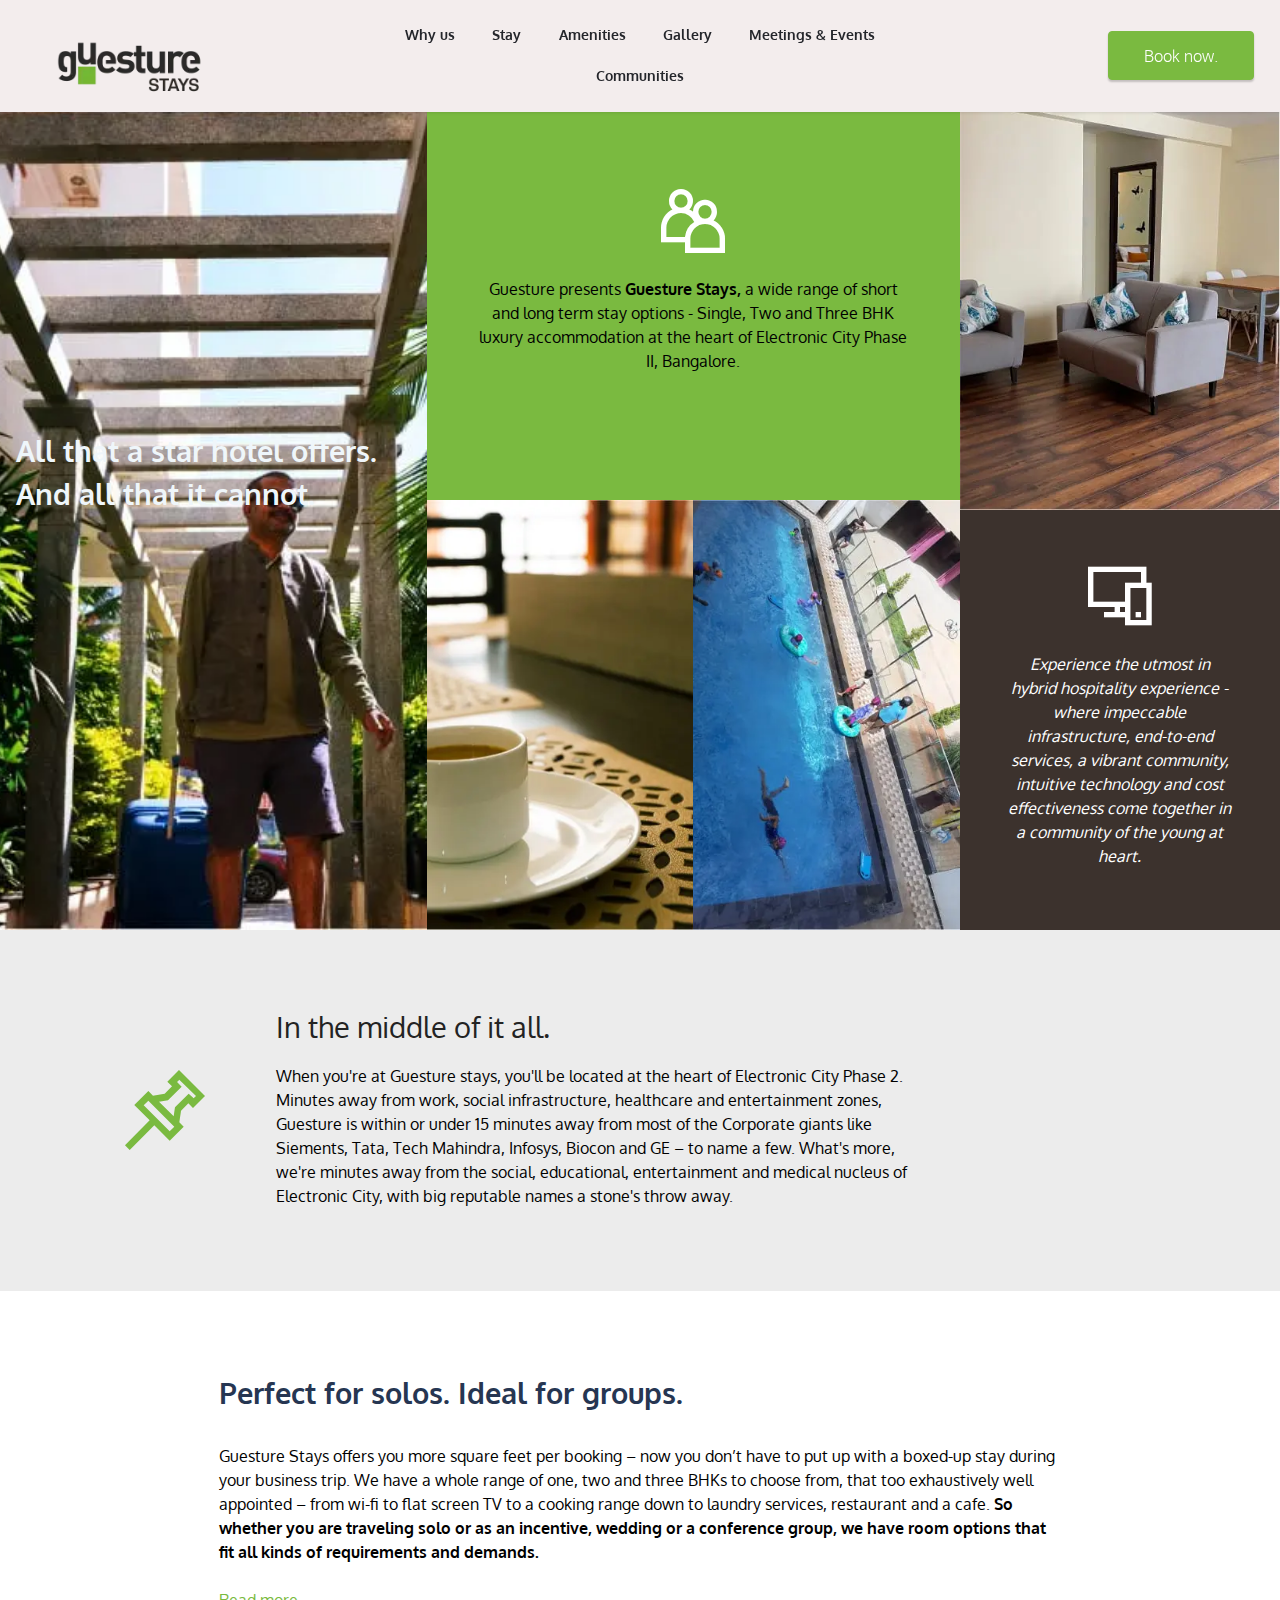
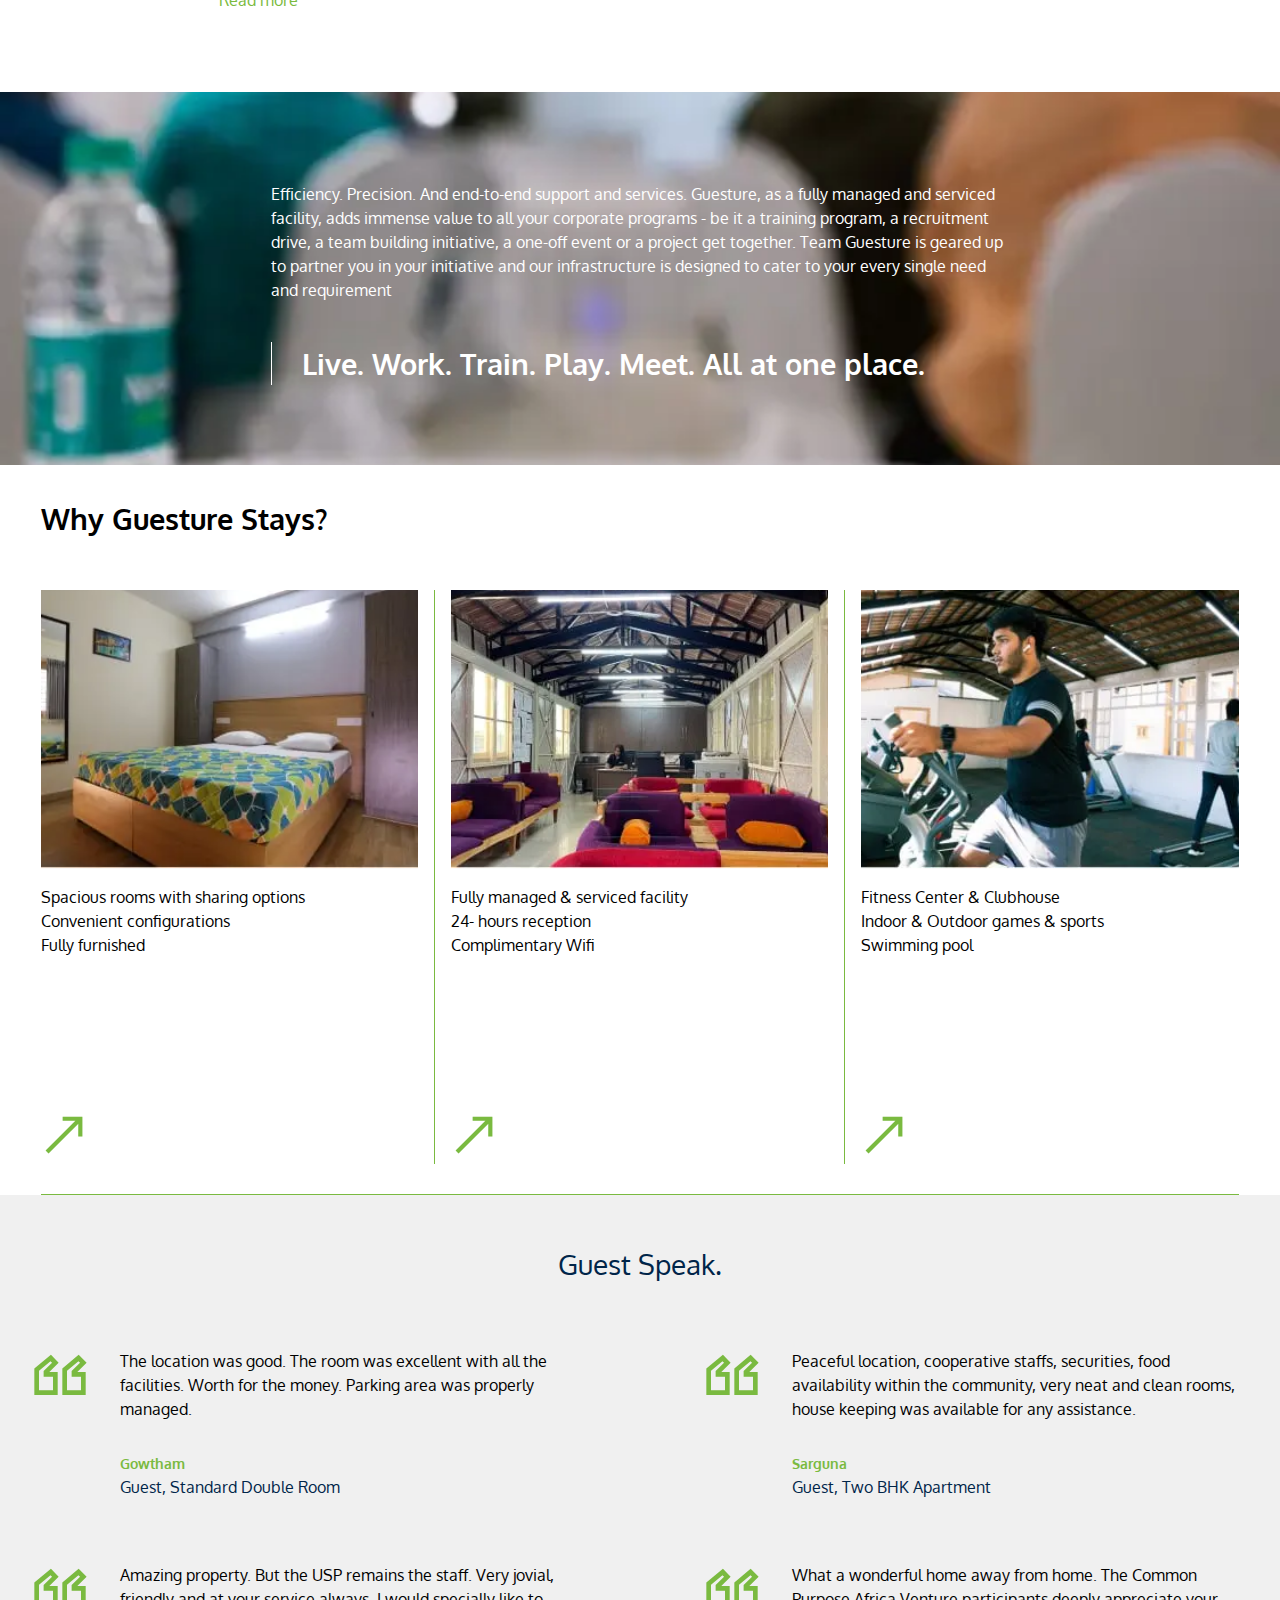
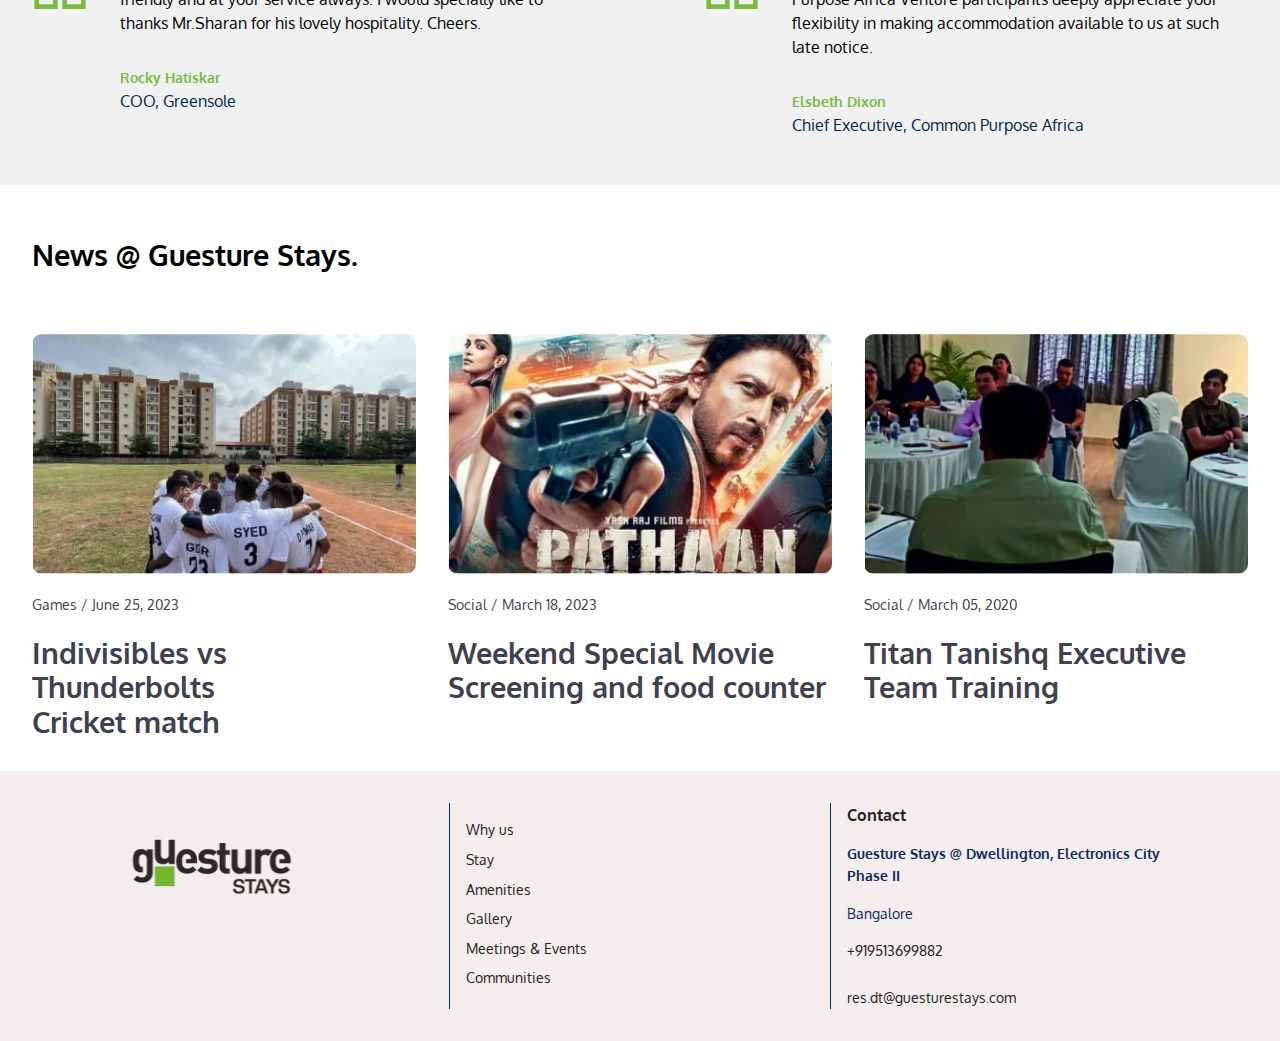
<file: index.html>
<!DOCTYPE html>
<html  >
<head>
  
  <meta charset="UTF-8">
  <meta http-equiv="X-UA-Compatible" content="IE=edge">
  
  <meta name="twitter:card" content="summary_large_image"/>
  <meta name="twitter:image:src" content="assets/images/index-meta.jpg">
  <meta property="og:image" content="assets/images/index-meta.jpg">
  <meta name="twitter:title" content="Guesture Stays - Home page">
  <meta name="viewport" content="width=device-width, initial-scale=1, minimum-scale=1">
  <link rel="shortcut icon" href="assets/images/stayslogo-128x59.png" type="image/x-icon">
  <meta name="description" content="All that a star hotel offers. Plus all that it cannot.Guesture Stays is a fully managed and serviced hospitality facility, with a wide range of options of short and long term stay for the busy corporate executive and other travelers- single, Two and Three BHK luxury accommodation at the heart of Electronic City, Bangalore.">
  
  
  <title>Guesture Stays - Home page</title>
  <link rel="stylesheet" href="assets/web/assets/mobirise-icons2/mobirise2.css">
  <link rel="stylesheet" href="assets/bootstrap/css/bootstrap.min.css">
  <link rel="stylesheet" href="assets/bootstrap/css/bootstrap-grid.min.css">
  <link rel="stylesheet" href="assets/bootstrap/css/bootstrap-reboot.min.css">
  <link rel="stylesheet" href="assets/dropdown/css/style.css">
  <link rel="stylesheet" href="assets/socicon/css/styles.css">
  <link rel="preload" href="https://fonts.googleapis.com/css?family=Oxygen:300,400,700&display=swap" as="style" onload="this.onload=null;this.rel='stylesheet'">
  <noscript><link rel="stylesheet" href="https://fonts.googleapis.com/css?family=Oxygen:300,400,700&display=swap"></noscript>
  <link rel="preload" href="https://fonts.googleapis.com/css?family=Outfit:100,200,300,400,500,600,700,800,900&display=swap" as="style" onload="this.onload=null;this.rel='stylesheet'">
  <noscript><link rel="stylesheet" href="https://fonts.googleapis.com/css?family=Outfit:100,200,300,400,500,600,700,800,900&display=swap"></noscript>
  <link rel="preload" as="style" href="assets/mobirise/css/mbr-additional.css"><link rel="stylesheet" href="assets/mobirise/css/mbr-additional.css" type="text/css">

  
  
  
</head>
<body>
  
  <section data-bs-version="5.1" class="menu menu1 shopm5 cid-tNP54K1Hzs" once="menu" id="amenu1-26">
    

    <nav class="navbar navbar-dropdown navbar-fixed-top navbar-expand-lg">
        <div class="container-fluid">
            <div class="navbar-brand">
                <span class="navbar-logo">
                    <a href="index.html">
                        <img src="assets/images/stayslogo-237x109.webp" alt="" style="height: 5.7rem;">
                    </a>
                </span>
                
            </div>
            <button class="navbar-toggler" type="button" data-toggle="collapse" data-bs-toggle="collapse" data-target="#navbarSupportedContent" data-bs-target="#navbarSupportedContent" aria-controls="navbarNavAltMarkup" aria-expanded="false" aria-label="Toggle navigation">
                <div class="hamburger">
                    <span></span>
                    <span></span>
                    <span></span>
                    <span></span>
                </div>
            </button>
            <div class="collapse navbar-collapse" id="navbarSupportedContent">
                <ul class="navbar-nav nav-dropdown" data-app-modern-menu="true"><li class="nav-item"><a class="nav-link link text-black text-primary display-4" href="whyus.html"><strong>Why us</strong></a></li>
                    <li class="nav-item"><a class="nav-link link text-black text-primary display-4" href="accommodation.html"><strong>Stay</strong></a></li>
                    <li class="nav-item"><a class="nav-link link text-black text-primary display-4" href="amenities.html"><strong>Amenities</strong></a></li><li class="nav-item"><a class="nav-link link text-black text-primary display-4" href="gallery.html"><strong>Gallery</strong></a></li><li class="nav-item"><a class="nav-link link text-black text-primary display-4" href="meetingsandevents.html"><strong>Meetings &amp; Events</strong></a></li><li class="nav-item"><a class="nav-link link text-black text-primary display-4" href="communities.html"><strong>Communities</strong></a></li></ul>
                <div class="navbar-buttons mbr-section-btn"><a class="btn btn-danger display-7" href="https://bookingengine.stayflexi.com/?hotel_id=24947" target="_blank">Book now.</a></div>
            </div>
        </div>
    </nav>
</section>

<section data-bs-version="5.1" class="header2 cid-tNxNsP24dN" id="header02-g">
    
    
    <div class="container-fluid p-0">
        <div class="row m-0 justify-content-center">

            <div class="col-lg-4 p-0">
                <div class="row m-0 big">
                    <div class="col-12 col-md-12 p-0 col-lg-12">
                        <div class="card-wrapper big card1">
                            <div class="card-box">

                                <h4 class="card1-title align-left pb-3 mbr-black mbr-fonts-style display-5">
                                    <p><strong>All that a star hotel offers. And all that it cannot.</strong><br></p>
                                </h4>
                                <div class="text-wrapper">
                                    
                                    <p class="card1-text align-left mbr-black mbr-fonts-style display-4"></p>
                                </div>
                            </div>


                        </div>
                    </div>
                </div>
            </div>
            <div class="col-lg-5 p-0">
                <div class="row m-0 big">
                    <div class="col-12 col-md-12 p-0 col-lg-12">
                        <div class="card-wrapper big card2">
                            <div class="card-box align-center">
                                <span class="mbr-iconfont icon2 mobi-mbri-users mobi-mbri" style="color: rgb(255, 255, 255); fill: rgb(255, 255, 255);"></span>
                                <h4 class="card2-title align-center pt-4 mbr-black mbr-fonts-style display-7">Guesture presents <strong>Guesture Stays,</strong> a wide range of short and long term stay options - Single, Two and Three BHK luxury accommodation at the heart of Electronic City Phase II, Bangalore.</h4>
                                
                            </div>
                        </div>
                    </div>
                    <div class="col-12 col-md-6 p-0 col-lg-6">
                        <div class="big">
                            <img class="w-100" src="assets/images/home2-401x551.webp" alt="">
                        </div>
                    </div>
                    <div class="col-12 col-md-6 p-0 col-lg-6">
                        <div class="big">
                            <img class="w-100" src="assets/images/home3-401x551.webp" alt="Guesture Stays Pool">
                        </div>
                    </div>
                </div>
            </div>
            <div class="col-lg-3 p-0">
                <div class="row big m-0">
                    <div class="col-12 col-md-6 p-0 col-lg-12">
                        <div class="big">
                            <div class="big">
                                <img class="w-100" src="assets/images/home4-401x551.webp" alt="Guesture Stays">
                            </div>
                        </div>
                    </div>
                    <div class="col-12 col-md-6 p-0 col-lg-12">
                        <div class="card-wrapper big card3">
                            <div class="card-box align-center">
                                <span class="mbr-iconfont icon3 mobi-mbri-responsive-2 mobi-mbri" style="color: rgb(255, 255, 255); fill: rgb(255, 255, 255);"></span>
                                <h4 class="card3-title align-center pt-4 mbr-black mbr-fonts-style display-7"><em>Experience the utmost in hybrid hospitality experience - where impeccable infrastructure, end-to-end services, a vibrant community, intuitive technology and cost effectiveness come together in a community of the young at heart.</em></h4>
                                

                                

                            </div>
                        </div>
                    </div>
                </div>
            </div>
        </div>
    </div>
</section>

<section data-bs-version="5.1" class="offerm5 article9 cid-tNLjD0OG4Z" id="article09-1l">
    

    
    
    <div class="container">
        <div class="row">
            <div class="col-sm-12 col-md-2 md-pb col-lg-2">
                <div class="iconfont-wrapper">
                    <span class="mbr-iconfont mobi-mbri-pin mobi-mbri" style="color: rgb(122, 186, 64); fill: rgb(122, 186, 64);"></span>
                </div>
            </div>
            <div class="col-sm-12 col-md-6 col-lg-7">
                <h2 class="mbr-section-title align-left mbr-semibold mbr-fonts-style display-5">In the middle of it all.</h2>
                <h3 class="mbr-section-subtitle align-left mbr-regular mbr-fonts-style pt-2 display-7">When you're at Guesture stays, you'll be located at the heart of Electronic City Phase 2. Minutes away from work, social infrastructure, healthcare and entertainment zones, Guesture is within or under 15 minutes away from most of the Corporate giants like Siements, Tata, Tech Mahindra, Infosys, Biocon and GE – to name a few. What's more, we're minutes away from the social, educational, entertainment and medical nucleus of Electronic City, with big reputable names a stone's throw away.</h3>
            </div>
            <div class="col-sm-12 col-md-4 col-lg-3">
                
            </div>
        </div>
    </div>
</section>

<section data-bs-version="5.1" class="content7 churchm5 cid-tNycwqoyIT" id="content7-t">

    

    
    

    <div class="container-fluid">
        <div class="row">
            <div class="col-12 col-lg-8">
                <div class="title-wrapper">
                    <h2 class="mbr-section-title mbr-fonts-style display-5">
                        <strong>Perfect for solos. Ideal for groups.</strong></h2>
                    <p class="mbr-text mbr-fonts-style display-7">
                        Guesture Stays offers you more square feet per booking – now you don’t have to put up with a boxed-up stay during your business trip. We have a whole range of one, two and three BHKs to choose from, that too exhaustively well appointed – from wi-fi to flat screen TV to a cooking range down to laundry services, restaurant and a cafe. <strong>So whether you are traveling solo or as an incentive, wedding or a conference group, we have room options that fit all kinds of requirements and demands.</strong><br><br><strong><a href="aboutus.html" class="text-primary">Read more</a></strong></p>
                </div>
            </div>
        </div>
    </div>
</section>

<section data-bs-version="5.1" class="article2 factm5 cid-tNxX95k3DT" id="aarticle2-p">
    

    
    
    <div class="container">
        <div class="row img-row justify-content-center m-0">
            <div class="p-0 col-12 col-lg-8">
                <div class="text-wrap">
                    <h2 class="mbr-title mbr-fonts-style display-4"></h2>
                    <p class="mbr-text mbr-fonts-style mb-0 display-7">
                        Efficiency. Precision. And end-to-end support and services. Guesture, as a fully managed and serviced facility, adds immense value to all your corporate programs - be it a training program, a recruitment drive, a team building initiative, a one-off event or a project get together. Team Guesture is geared up to partner you in your initiative and our infrastructure is designed to cater to your every single need and requirement</p>
                    <p class="comment-text mbr-fonts-style mb-0 display-5">
                       <strong>
                           Live. Work. Train. Play. Meet. All at one place.</strong></p>
                </div>

            </div>
        </div>
    </div>
</section>

<section data-bs-version="5.1" class="features4 beautym5 cid-tNyP1jesGL" id="features4-1b">

    

    
    

    <div class="container-fluid">
        <div class="row">
            <div class="col-12 title-wrapper">
                <div class="title-wrap">
                    <h2 class="mbr-section-title mbr-fonts-style display-5"><strong>Why Guesture Stays?</strong></h2>
                </div>
            </div>
        </div>
        <div class="row">
            <div class="item features-image сol-12 col-lg-4 col-md-6">
                <div class="item-wrapper">
                    <div class="item-img">
                        <img src="assets/images/home6-401x251.webp" alt="Guesture Stays Room">
                    </div>
                    <div class="item-content">
                        <div class="item-cont">
                            <h4 class="item-title mbr-fonts-style display-7">Spacious rooms with sharing options<br>Convenient configurations<br>Fully furnished<br><br></h4>
                            
                        </div>
                        <div class="date-wrap">
                            
                            <a href="aboutus.html" class="icon-wrapper" target="_blank">
                                <span class="mbr-iconfont mobi-mbri-right mobi-mbri" style="font-size: 50px;"></span>
                            </a>
                        </div>
                    </div>
                </div>
            </div>
            <div class="item features-image сol-12 col-lg-4 col-md-6">
                <div class="item-wrapper">
                    <div class="item-img">
                        <img src="assets/images/home7-401x251.webp" alt="Guesture Stays Reception">
                    </div>
                    <div class="item-content">
                        <div class="item-cont">
                            <h4 class="item-title mbr-fonts-style display-7">Fully managed &amp; serviced facility<br>24- hours reception<br>Complimentary Wifi<br><strong><br></strong></h4>
                            
                        </div>
                        <div class="date-wrap">
                            
                            <a href="aboutus.html" class="icon-wrapper" target="_blank">
                                <span class="mbr-iconfont mobi-mbri-right mobi-mbri" style="font-size: 50px;"></span>
                            </a>
                        </div>
                    </div>
                </div>
            </div>
            <div class="item features-image сol-12 col-lg-4 col-md-6">
                <div class="item-wrapper">
                    <div class="item-img">
                        <img src="assets/images/home8-401x251.webp" alt="Guesture Stays Gymnasium">
                    </div>
                    <div class="item-content">
                        <div class="item-cont">
                            <h4 class="item-title mbr-fonts-style display-7">
                                Fitness Center &amp; Clubhouse<br> Indoor &amp; Outdoor games &amp; sports<br>Swimming pool<br><strong><br></strong>
                            </h4>
                            
                        </div>
                        <div class="date-wrap">
                            
                            <a href="aboutus.html" class="icon-wrapper">
                                <span class="mbr-iconfont mobi-mbri-right mobi-mbri" style="font-size: 50px;"></span>
                            </a>
                        </div>
                    </div>
                </div>
            </div>
            <div class="col-12">
                <div class="border-wrap"></div>
            </div>
        </div>
    </div>
</section>

<section data-bs-version="5.1" class="people1 cid-tNOcXHY7zh" id="people1-21">

    
    

    
    <div class="container">
        <div class="row justify-content-center">
            <div class="text-container">
                <h2 class="mbr-section-title mbr-fonts-style align-center display-2">
                    Guest Speak.</h2>
            </div>
            <div class="cards-container col-12">
                <div class="card">
                    <div class="card-wrapper">
                        <div class="icon-box">
                            <span class="mbr-iconfont mobi-mbri-quote-left mobi-mbri" style="font-size: 56px; color: rgb(122, 186, 64); fill: rgb(122, 186, 64);"></span>
                        </div>
                        <div class="card-box">
                            <h4 class="card-title mbr-fonts-style mb-0 display-7">The location was good. The room was excellent with all the facilities. Worth for the money. Parking area was properly managed.</h4>
                            <div class="card-name-text">
                                <p class="card-name mbr-fonts-style mb-0 display-4"><strong>Gowtham</strong></p>
                                <p class="card-prof mbr-fonts-style mb-0 display-7">Guest, Standard Double Room</p>
                            </div>
                        </div>
                    </div>
                </div>
                <div class="card">
                    <div class="card-wrapper">
                        <div class="icon-box">
                            <span class="mbr-iconfont mobi-mbri-quote-left mobi-mbri" style="font-size: 56px; color: rgb(122, 186, 64); fill: rgb(122, 186, 64);"></span>
                        </div>
                        <div class="card-box">
                            <h4 class="card-title mbr-fonts-style mb-0 display-7">Peaceful location, cooperative staffs, securities, food availability within the community, very neat and clean rooms, house keeping was available for any assistance.</h4>
                            <div class="card-name-text">
                                <p class="card-name mbr-fonts-style mb-0 display-4"><strong>Sarguna</strong></p>
                                <p class="card-prof mbr-fonts-style mb-0 display-7">Guest, Two BHK Apartment</p>
                            </div>
                        </div>
                    </div>
                </div>

                <div class="card">
                    <div class="card-wrapper">
                        <div class="icon-box">
                            <span class="mbr-iconfont mobi-mbri-quote-left mobi-mbri" style="font-size: 56px; color: rgb(122, 186, 64); fill: rgb(122, 186, 64);"></span>
                        </div>
                        <div class="card-box">
                            <h4 class="card-title mbr-fonts-style mb-0 display-7">Amazing property. But the USP remains the staff. Very jovial, friendly and at your service always. I would specially like to thanks Mr.Sharan for his lovely hospitality. Cheers.</h4>
                            <div class="card-name-text">
                                <p class="card-name mbr-fonts-style mb-0 display-4"><strong>Rocky Hatiskar</strong></p>
                                <p class="card-prof mbr-fonts-style mb-0 display-7">COO, Greensole</p>
                            </div>
                        </div>
                    </div>
                </div>
                <div class="card">
                    <div class="card-wrapper">
                        <div class="icon-box">
                            <span class="mbr-iconfont mobi-mbri-quote-left mobi-mbri" style="font-size: 56px; color: rgb(122, 186, 64); fill: rgb(122, 186, 64);"></span>
                        </div>
                        <div class="card-box">
                            <h4 class="card-title mbr-fonts-style mb-0 display-7">What a wonderful home away from home. The Common Purpose Africa Venture participants deeply appreciate your flexibility in making accommodation available to us at such late notice.</h4>
                            <div class="card-name-text">
                                <p class="card-name mbr-fonts-style mb-0 display-4"><strong>Elsbeth Dixon</strong></p>
                                <p class="card-prof mbr-fonts-style mb-0 display-7">Chief Executive, Common Purpose Africa</p>
                            </div>
                        </div>
                    </div>
                </div>

                
                
            </div>
        </div>
    </div>
</section>

<section data-bs-version="5.1" class="news1 cid-tNLuhKYohs" id="news1-1z">
    

    
        
        <div class="container-fluid">
            <div class="row header">
                <div class="col-12">
                    <h3 class="mbr-section-title mbr-fonts-style align-left display-5"><strong>News @ Guesture Stays.</strong></h3>
                </div>
                         
            </div>           

            <div class="row">
                <div class="col-12 col-lg-4 item features-image">
                    <div class="item-wrapper">
                        <div class="item-img">
                            <img src="assets/images/home9-401x251.webp" alt="Guesture Stays Events" data-slide-to="0" data-bs-slide-to="0">
                        </div>
                        <p class="date mbr-fonts-style mbr-text display-4">Games / June 25, 2023</p>
                        <h4 class="card-heading date mbr-fonts-style mbr-text display-5"><strong>Indivisibles vs Thunderbolts</strong><br><strong>Cricket match</strong></h4>
                        
                    </div>
                </div><div class="col-12 col-lg-4 item features-image">
                    <div class="item-wrapper">
                        <div class="item-img">
                            <img src="assets/images/home10-401x251.webp" alt="Guesture Stays Movie Screening" data-slide-to="1" data-bs-slide-to="1">
                        </div>
                        <p class="date mbr-fonts-style mbr-text display-4">Social / March 18, 2023</p>
                        <h4 class="card-heading date mbr-fonts-style mbr-text display-5"><strong>Weekend Special Movie Screening&nbsp;</strong><strong>and food counter</strong></h4>
                        
                    </div>
                </div><div class="col-12 col-lg-4 item features-image">
                    <div class="item-wrapper">
                        <div class="item-img">
                            <img src="assets/images/home11-401x251.webp" alt="Guesture Stays Training Sessions" data-slide-to="2" data-bs-slide-to="3">
                        </div>
                        <p class="date mbr-fonts-style mbr-text display-4">Social / March 05, 2020</p>
                        <h4 class="card-heading date mbr-fonts-style mbr-text display-5"><strong>Titan Tanishq Executive Team Training</strong></h4>
                        
                    </div>
                </div>

                

                
            </div>
        </div>  
</section>

<section data-bs-version="5.1" class="footer1 cid-tNP78MnLQ6" once="footers" id="footer1-2a">

    

    

    <div class="container">
        <div class="row">
            <div class="col">
                <div class="media-wrap col-md-8 col">
                    <a href="index.html">
                        <img src="assets/images/stayslogo-222x102.webp" alt="">
                    </a>
                </div>
            </div>
            <div class="col border-left">
                <h5 class="mbr-section-subtitle mbr-fonts-style mb-3 display-7"></h5>
                <ul class="list mbr-fonts-style display-4">
                    <li class="mbr-text item-wrap my-2"><a href="whyus.html" class="text-black">Why us</a></li><a href="aboutus.html" class="text-primary">
                    </a><li class="mbr-text item-wrap my-2"><a href="accommodation.html" class="text-black">Stay</a></li>
                    <li class="mbr-text item-wrap my-2"><a href="amenities.html" class="text-black">Amenities</a></li><li class="mbr-text item-wrap my-2"><a href="gallery.html" class="text-black">Gallery</a></li><li class="mbr-text item-wrap my-2"><a href="meetingsandevents.html" class="text-black text-primary">Meetings &amp; Events</a></li><li class="mbr-text item-wrap my-2"><a href="communities.html" class="text-black">Communities</a></li>
                </ul>
            </div>
            <div class="col border-left">
                <h5 class="mbr-section-subtitle mbr-fonts-style mb-3 display-7">
                    <strong>Contact</strong>
                </h5>
                <ul class="list mbr-fonts-style display-4">
                    <li class="list item-wrap mb-3"><strong>
                        Guesture Stays @ Dwellington, Electronics City Phase II</strong></li><li class="list item-wrap mb-3">Bangalore</li>
                    <li class="listitem-wrap mb-1"><a href="tel:+919513699382" class="text-black">+919513699882</a></li>
                    <li class="list item-wrap"><br></li><li class="list item-wrap"><a href="mailto:res.dt@guesturestays.com" class="text-black">res.dt@guesturestays.com</a></li>
                </ul>
            </div>
            
            
        </div>
    </div>
</section>


<script src="assets/bootstrap/js/bootstrap.bundle.min.js"></script>
  <script src="assets/smoothscroll/smooth-scroll.js"></script>
  <script src="assets/ytplayer/index.js"></script>
  <script src="assets/dropdown/js/navbar-dropdown.js"></script>
  <script src="assets/theme/js/script.js"></script>
  
  
  
</body>
</html>
</file>
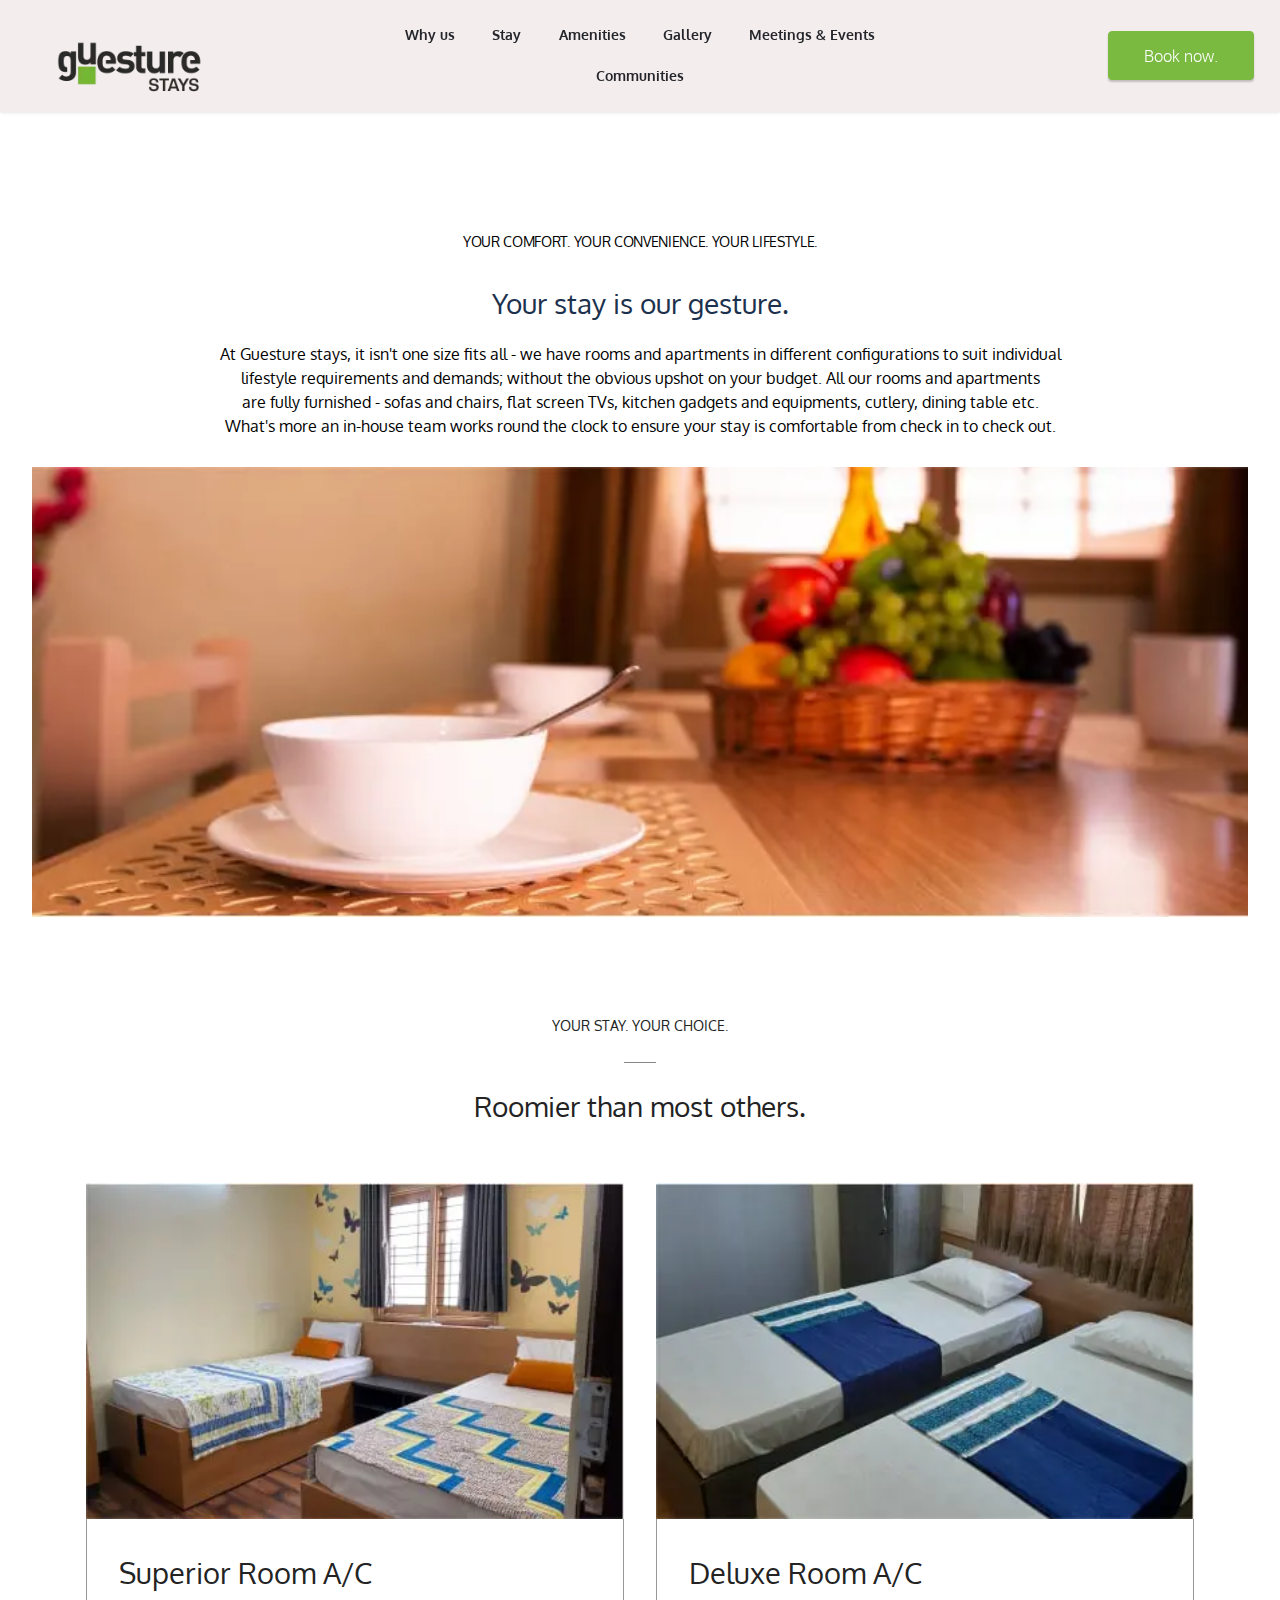
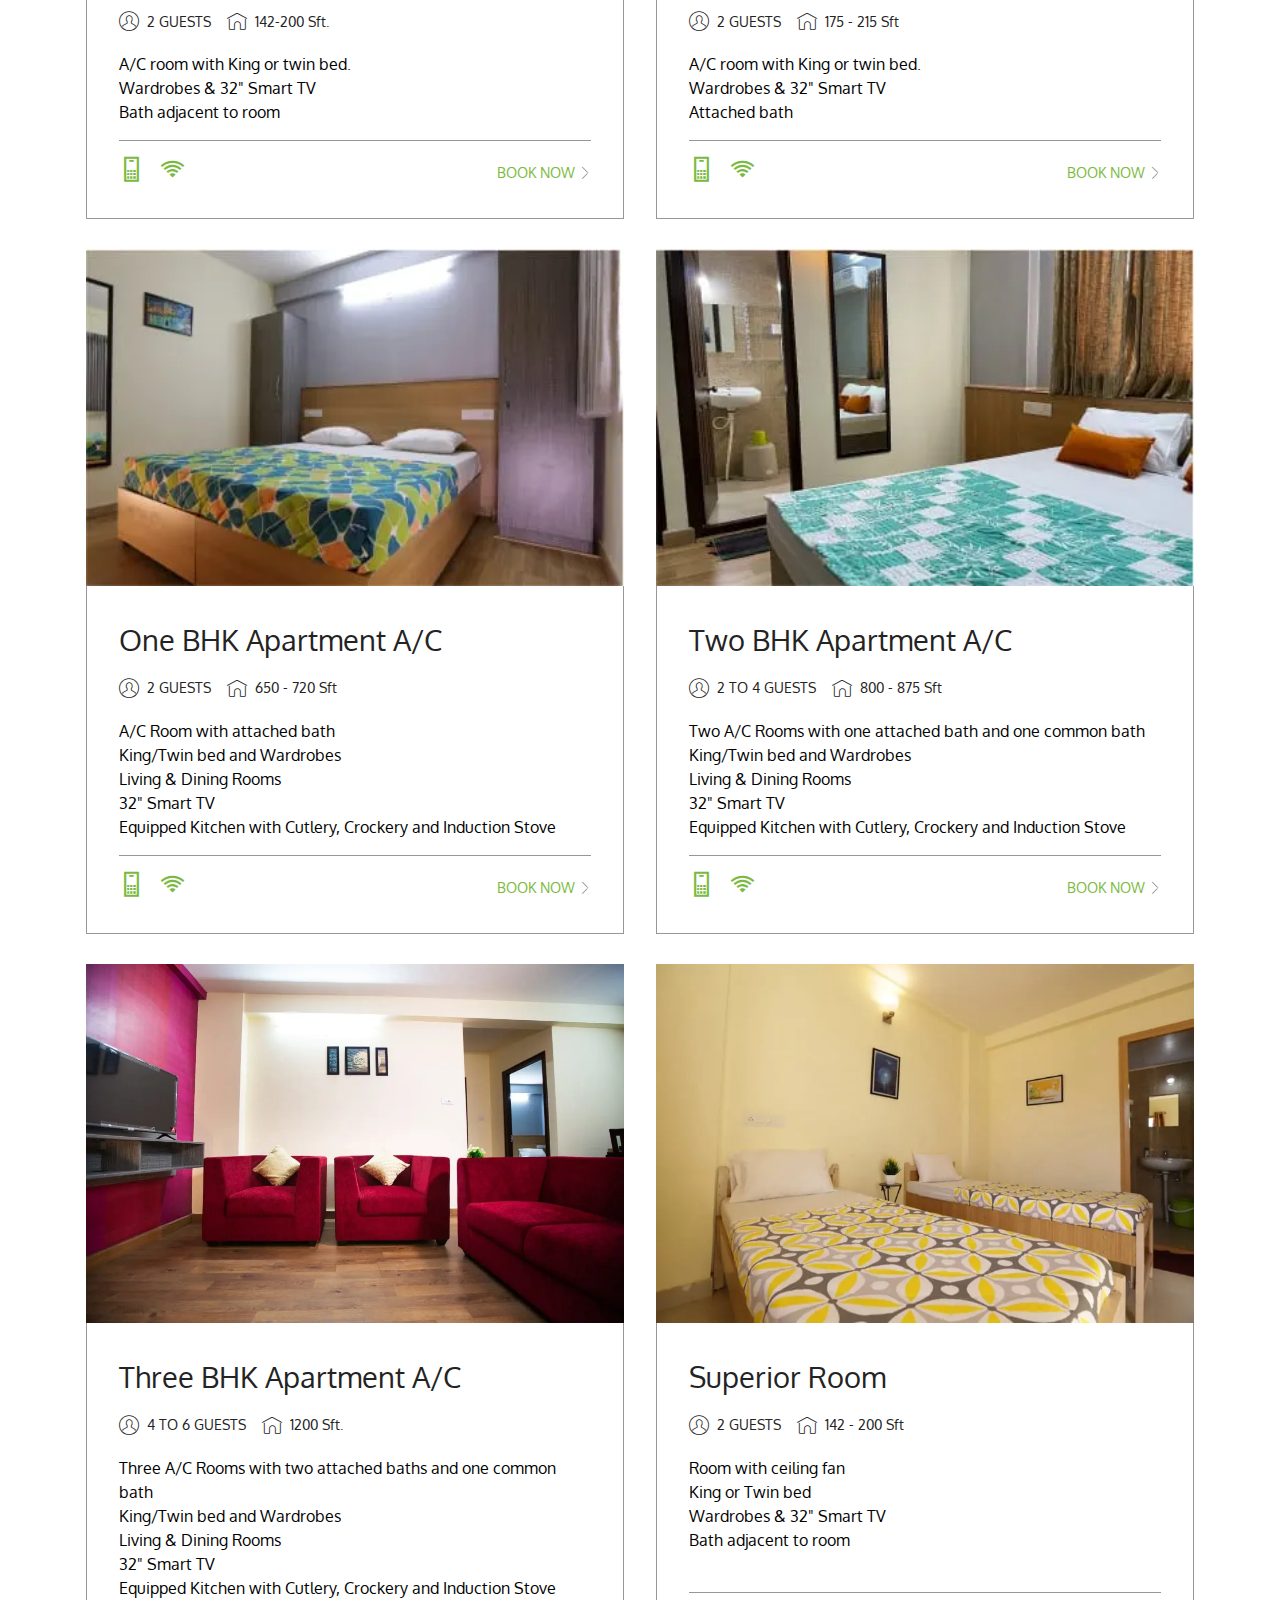
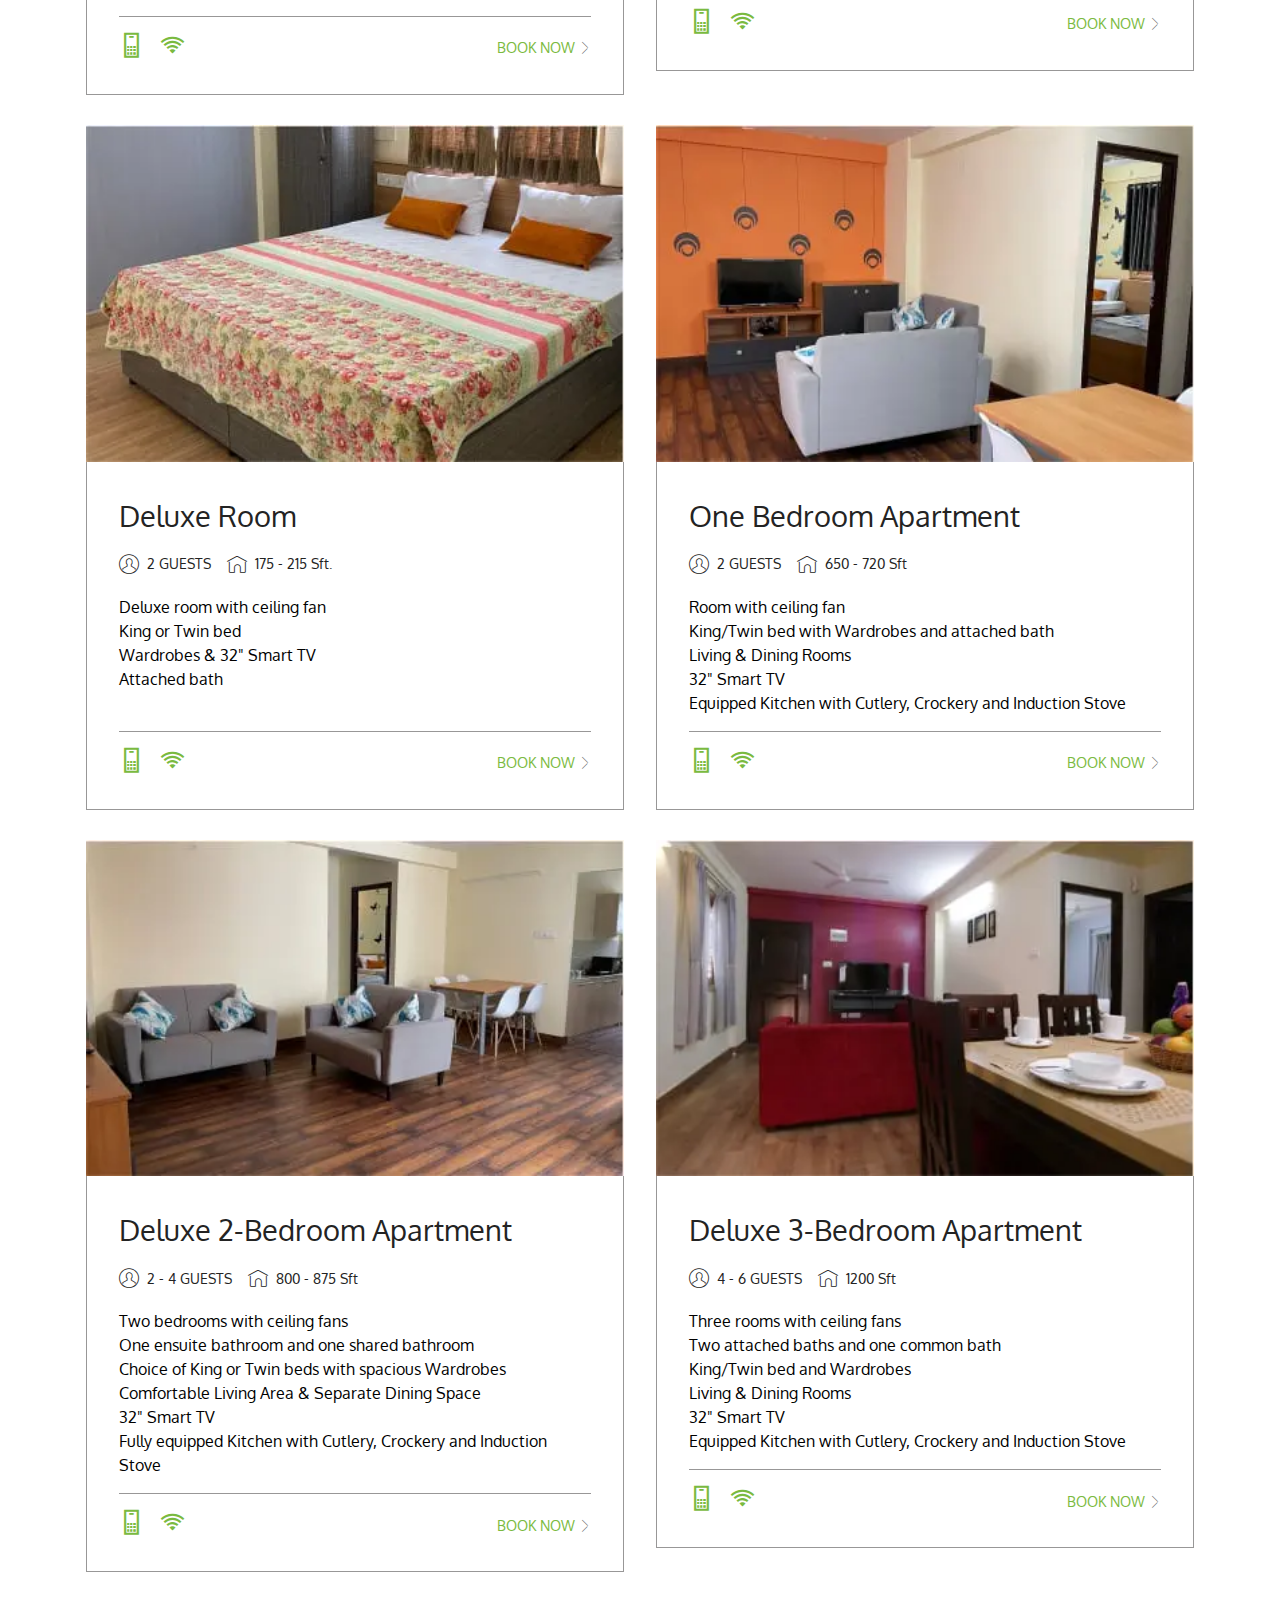
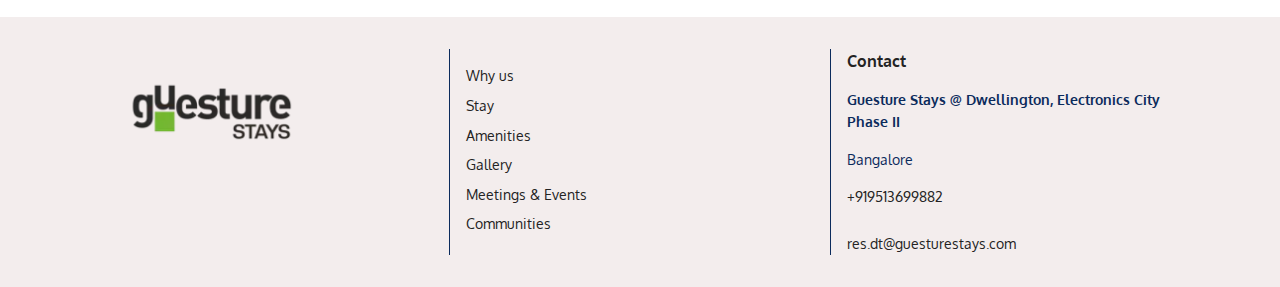
<file: accommodation.html>
<!DOCTYPE html>
<html  >
<head>
  
  <meta charset="UTF-8">
  <meta http-equiv="X-UA-Compatible" content="IE=edge">
  
  <meta name="twitter:card" content="summary_large_image"/>
  <meta name="twitter:image:src" content="assets/images/accommodation-meta.jpg">
  <meta property="og:image" content="assets/images/accommodation-meta.jpg">
  <meta name="twitter:title" content="Guesture Stays - Accommodation">
  <meta name="viewport" content="width=device-width, initial-scale=1, minimum-scale=1">
  <link rel="shortcut icon" href="assets/images/stayslogo-128x59.png" type="image/x-icon">
  <meta name="description" content="Guesture is the first name and the last word for all your Hospitality demands; be it short/long term accommodation for yourself, your employees or guests. Thanks to an impeccable infrastructure and the fact that we are a fully managed and serviced facility, ensure that whatever be your requirements, we are well equipped to meet your expectations. You will have space to conduct seminars, training programs, events, recruitment drives, team building exercises, or others, and Guesture works as your intrinsic partner to iron out the details.">
  
  
  <title>Guesture Stays - Accommodation</title>
  <link rel="stylesheet" href="assets/web/assets/mobirise-icons2/mobirise2.css">
  <link rel="stylesheet" href="assets/web/assets/mobirise-icons/mobirise-icons.css">
  <link rel="stylesheet" href="assets/bootstrap/css/bootstrap.min.css">
  <link rel="stylesheet" href="assets/bootstrap/css/bootstrap-grid.min.css">
  <link rel="stylesheet" href="assets/bootstrap/css/bootstrap-reboot.min.css">
  <link rel="stylesheet" href="assets/dropdown/css/style.css">
  <link rel="stylesheet" href="assets/socicon/css/styles.css">
  <link rel="preload" href="https://fonts.googleapis.com/css?family=Oxygen:300,400,700&display=swap" as="style" onload="this.onload=null;this.rel='stylesheet'">
  <noscript><link rel="stylesheet" href="https://fonts.googleapis.com/css?family=Oxygen:300,400,700&display=swap"></noscript>
  <link rel="preload" href="https://fonts.googleapis.com/css?family=Outfit:100,200,300,400,500,600,700,800,900&display=swap" as="style" onload="this.onload=null;this.rel='stylesheet'">
  <noscript><link rel="stylesheet" href="https://fonts.googleapis.com/css?family=Outfit:100,200,300,400,500,600,700,800,900&display=swap"></noscript>
  <link rel="preload" as="style" href="assets/mobirise/css/mbr-additional.css"><link rel="stylesheet" href="assets/mobirise/css/mbr-additional.css" type="text/css">

  
  
  
</head>
<body>
  
  <section data-bs-version="5.1" class="menu menu1 shopm5 cid-tNP54K1Hzs" once="menu" id="amenu1-3z">
    

    <nav class="navbar navbar-dropdown navbar-fixed-top navbar-expand-lg">
        <div class="container-fluid">
            <div class="navbar-brand">
                <span class="navbar-logo">
                    <a href="index.html">
                        <img src="assets/images/stayslogo-237x109.webp" alt="" style="height: 5.7rem;">
                    </a>
                </span>
                
            </div>
            <button class="navbar-toggler" type="button" data-toggle="collapse" data-bs-toggle="collapse" data-target="#navbarSupportedContent" data-bs-target="#navbarSupportedContent" aria-controls="navbarNavAltMarkup" aria-expanded="false" aria-label="Toggle navigation">
                <div class="hamburger">
                    <span></span>
                    <span></span>
                    <span></span>
                    <span></span>
                </div>
            </button>
            <div class="collapse navbar-collapse" id="navbarSupportedContent">
                <ul class="navbar-nav nav-dropdown" data-app-modern-menu="true"><li class="nav-item"><a class="nav-link link text-black text-primary display-4" href="whyus.html"><strong>Why us</strong></a></li>
                    <li class="nav-item"><a class="nav-link link text-black text-primary display-4" href="accommodation.html"><strong>Stay</strong></a></li>
                    <li class="nav-item"><a class="nav-link link text-black text-primary display-4" href="amenities.html"><strong>Amenities</strong></a></li><li class="nav-item"><a class="nav-link link text-black text-primary display-4" href="gallery.html"><strong>Gallery</strong></a></li><li class="nav-item"><a class="nav-link link text-black text-primary display-4" href="meetingsandevents.html"><strong>Meetings &amp; Events</strong></a></li><li class="nav-item"><a class="nav-link link text-black text-primary display-4" href="communities.html"><strong>Communities</strong></a></li></ul>
                <div class="navbar-buttons mbr-section-btn"><a class="btn btn-danger display-7" href="https://bookingengine.stayflexi.com/?hotel_id=24947" target="_blank">Book now.</a></div>
            </div>
        </div>
    </nav>
</section>

<section data-bs-version="5.1" class="header2 approachm5 cid-tNPVdpuhKK mbr-fullscreen" id="header2-49">
    

    
    

    <div class="container-fluid">
        <div class="row">
            <div class="col-12">
                <div class="title-wrapper">
                    <h3 class="mbr-section-subtitle mbr-fonts-style display-4"><br><br><br><br><br>YOUR COMFORT. YOUR CONVENIENCE. YOUR LIFESTYLE.</h3>
                    <h1 class="mbr-section-title mbr-fonts-style display-2">
                        Your stay is our gesture.</h1>
                    <p class="mbr-text mbr-fonts-style display-7">At Guesture stays, it isn't one size fits all - we have rooms and apartments in different configurations to suit individual<br>lifestyle requirements and demands; without the obvious upshot on your budget. All our rooms and apartments<br>are fully furnished - sofas and chairs, flat screen TVs, kitchen gadgets and equipments, cutlery, dining table etc.<br>What's more an in-house team works round the clock to ensure your stay is comfortable from check in to check out.</p>
                    
                    <img src="assets/images/accom1-901x301.webp" alt="Stay@Guesture Stays">
                </div>
            </div>
        </div>
    </div>
</section>

<section data-bs-version="5.1" class="mbr-section features10 hotelm4_features10 cid-tP4FR2e44y" id="features10-7n">

	
    


	

	<div class="container">
		<h3 class="mbr-section-subtitle main-subtitle mbr-fonts-style mbr-lighter align-center display-4">
			YOUR STAY. YOUR CHOICE.</h3>

		<div class="underline align-center pb-3">
			<div class="line"></div>
		</div>

		<h2 class="mbr-section-title main-title mbr-fonts-style align-center pb-5 display-2">
			Roomier than most others.</h2>
		<div class="row justify-content-center">
			<div class="card col-md-10 col-lg-6">
				<div class="card-wrapper">
					<div class="card-img">
						<img src="assets/images/room1-401x251.webp" alt="Guesture Stays Superior Room A/C">
					</div>
					<div class="card-box">
						<h2 class="card-title mbr-fonts-style display-5">Superior Room A/C</h2>
						<div class="card-info pt-3">
							<div class="info-wrapper">
								<span class="mbr-iconfont mbri-user"></span>
								<p class="mbr-text info-text mbr-fonts-style mbr-lighter display-4">2 GUESTS</p>
								<span class="mbr-iconfont mbri-home"></span>
								<p class="mbr-text info-text mbr-fonts-style mbr-lighter display-4">
									142-200 Sft.
								</p>
							</div>
						</div>
						<p class="mbr-text card-text mbr-fonts-style mbr-lighter pt-3 m-0 display-7">A/C room with King or twin bed.
<br>Wardrobes &amp; 32" Smart TV
<br>Bath adjacent to room</p>
						
						<div class="card-footer">
							<ul class="icons-list list-inline align-left">
								
								
								
							<li class="list-inline-item">
									<span class="mbr-iconfont mobi-mbri-mobile mobi-mbri" style="color: rgb(122, 186, 64); fill: rgb(122, 186, 64);"></span>
								</li><li class="list-inline-item">
									<span class="mbr-iconfont mobi-mbri-wifi mobi-mbri" style="color: rgb(122, 186, 64); fill: rgb(122, 186, 64);"></span>
								</li></ul>
							<div class="link">
								<div class="link-text mbr-fonts-style mbr-lighter display-4"><a href="https://bookingengine.stayflexi.com/?hotel_id=24947" class="text-primary" target="_blank">BOOK NOW</a></div>
								<span class="mbr-iconfont mbri-arrow-next"></span>
							</div>
						</div>
					</div>
				</div>
			</div>

			<div class="card col-md-10 col-lg-6">
				<div class="card-wrapper">
					<div class="card-img">
						<img src="assets/images/room2-401x251.webp" alt="Guesture Stays Deluxe Room A/C">
					</div>
					<div class="card-box">
						<h2 class="card-title mbr-fonts-style display-5">Deluxe Room A/C</h2>
						<div class="card-info pt-3">
							<div class="info-wrapper">
								<span class="mbr-iconfont mbri-user"></span>
								<p class="mbr-text info-text mbr-fonts-style mbr-lighter display-4">
									2 GUESTS
								</p>
								<span class="mbr-iconfont mbri-home"></span>
								<p class="mbr-text info-text mbr-fonts-style mbr-lighter display-4">
									175 - 215 Sft
								</p>
							</div>
						</div>
						<p class="mbr-text card-text mbr-fonts-style mbr-lighter pt-3 m-0 display-7">A/C room with King or twin bed.
<br>Wardrobes &amp; 32" Smart TV
<br>Attached bath</p>
						
						<div class="card-footer">
							<ul class="icons-list list-inline align-left">
								
								
								
							<li class="list-inline-item">
									<span class="mbr-iconfont mobi-mbri-mobile mobi-mbri" style="color: rgb(122, 186, 64); fill: rgb(122, 186, 64);"></span>
								</li><li class="list-inline-item">
									<span class="mbr-iconfont mobi-mbri-wifi mobi-mbri" style="color: rgb(122, 186, 64); fill: rgb(122, 186, 64);"></span>
								</li></ul>
							<div class="link">
								<div class="link-text mbr-fonts-style mbr-lighter display-4"><a href="https://bookingengine.stayflexi.com/?hotel_id=24947" class="text-primary" target="_blank">BOOK NOW</a></div>
								<span class="mbr-iconfont mbri-arrow-next"></span>
							</div>
						</div>
					</div>
				</div>
			</div>

			
		</div>
	</div>
</section>

<section data-bs-version="5.1" class="mbr-section features10 hotelm4_features10 cid-tP4HG5SRbZ" id="features10-7p">

	
    


	

	<div class="container">
		

		

		
		<div class="row justify-content-center">
			<div class="card col-md-10 col-lg-6">
				<div class="card-wrapper">
					<div class="card-img">
						<img src="assets/images/room3-401x251.webp" alt="Guesture Stays 1 BHK A/C">
					</div>
					<div class="card-box">
						<h2 class="card-title mbr-fonts-style display-5">One BHK Apartment A/C</h2>
						<div class="card-info pt-3">
							<div class="info-wrapper">
								<span class="mbr-iconfont mbri-user"></span>
								<p class="mbr-text info-text mbr-fonts-style mbr-lighter display-4">2 GUESTS</p>
								<span class="mbr-iconfont mbri-home"></span>
								<p class="mbr-text info-text mbr-fonts-style mbr-lighter display-4">
									650 - 720 Sft
								</p>
							</div>
						</div>
						<p class="mbr-text card-text mbr-fonts-style mbr-lighter pt-3 m-0 display-7">A/C Room with attached bath
<br>King/Twin bed and Wardrobes
<br>Living &amp; Dining Rooms
<br>32" Smart TV
<br>Equipped Kitchen with Cutlery, Crockery and Induction Stove</p>
						
						<div class="card-footer">
							<ul class="icons-list list-inline align-left">
								
								
								
							<li class="list-inline-item">
									<span class="mbr-iconfont mobi-mbri-mobile mobi-mbri" style="color: rgb(122, 186, 64); fill: rgb(122, 186, 64);"></span>
								</li><li class="list-inline-item">
									<span class="mbr-iconfont mobi-mbri-wifi mobi-mbri" style="color: rgb(122, 186, 64); fill: rgb(122, 186, 64);"></span>
								</li></ul>
							<div class="link">
								<div class="link-text mbr-fonts-style mbr-lighter display-4"><a href="https://bookingengine.stayflexi.com/?hotel_id=24947" class="text-primary" target="_blank">BOOK NOW</a></div>
								<span class="mbr-iconfont mbri-arrow-next"></span>
							</div>
						</div>
					</div>
				</div>
			</div>

			<div class="card col-md-10 col-lg-6">
				<div class="card-wrapper">
					<div class="card-img">
						<img src="assets/images/room4-401x251.webp" alt="Guesture Stays 2 BHK A/C">
					</div>
					<div class="card-box">
						<h2 class="card-title mbr-fonts-style display-5">Two BHK Apartment A/C</h2>
						<div class="card-info pt-3">
							<div class="info-wrapper">
								<span class="mbr-iconfont mbri-user"></span>
								<p class="mbr-text info-text mbr-fonts-style mbr-lighter display-4">
									2 TO 4 GUESTS
								</p>
								<span class="mbr-iconfont mbri-home"></span>
								<p class="mbr-text info-text mbr-fonts-style mbr-lighter display-4">
									800 - 875 Sft
								</p>
							</div>
						</div>
						<p class="mbr-text card-text mbr-fonts-style mbr-lighter pt-3 m-0 display-7">Two A/C Rooms with one attached bath and one common bath
<br>King/Twin bed and Wardrobes
<br>Living &amp; Dining Rooms
<br>32" Smart TV
<br>Equipped Kitchen with Cutlery, Crockery and Induction Stove</p>
						
						<div class="card-footer">
							<ul class="icons-list list-inline align-left">
								
								
								
							<li class="list-inline-item">
									<span class="mbr-iconfont mobi-mbri-mobile mobi-mbri" style="color: rgb(122, 186, 64); fill: rgb(122, 186, 64);"></span>
								</li><li class="list-inline-item">
									<span class="mbr-iconfont mobi-mbri-wifi mobi-mbri" style="color: rgb(122, 186, 64); fill: rgb(122, 186, 64);"></span>
								</li></ul>
							<div class="link">
								<div class="link-text mbr-fonts-style mbr-lighter display-4"><a href="https://bookingengine.stayflexi.com/?hotel_id=24947" class="text-primary" target="_blank">BOOK NOW</a></div>
								<span class="mbr-iconfont mbri-arrow-next"></span>
							</div>
						</div>
					</div>
				</div>
			</div>

			
		</div>
	</div>
</section>

<section data-bs-version="5.1" class="mbr-section features10 hotelm4_features10 cid-tP4IN31ab2" id="features10-7q">

	
    


	

	<div class="container">
		

		

		
		<div class="row justify-content-center">
			<div class="card col-md-10 col-lg-6">
				<div class="card-wrapper">
					<div class="card-img">
						<img src="assets/images/living-1063x709.webp" alt="Guesture Stays 3 BHK A/C">
					</div>
					<div class="card-box">
						<h2 class="card-title mbr-fonts-style display-5">Three BHK Apartment A/C</h2>
						<div class="card-info pt-3">
							<div class="info-wrapper">
								<span class="mbr-iconfont mbri-user"></span>
								<p class="mbr-text info-text mbr-fonts-style mbr-lighter display-4">4 TO 6 GUESTS</p>
								<span class="mbr-iconfont mbri-home"></span>
								<p class="mbr-text info-text mbr-fonts-style mbr-lighter display-4">
									1200 Sft.</p>
							</div>
						</div>
						<p class="mbr-text card-text mbr-fonts-style mbr-lighter pt-3 m-0 display-7">Three A/C Rooms with two attached baths and one common bath
<br>King/Twin bed and Wardrobes
<br>Living &amp; Dining Rooms
<br>32" Smart TV
<br>Equipped Kitchen with Cutlery, Crockery and Induction Stove</p>
						
						<div class="card-footer">
							<ul class="icons-list list-inline align-left">
								
								
								
							<li class="list-inline-item">
									<span class="mbr-iconfont mobi-mbri-mobile mobi-mbri" style="color: rgb(122, 186, 64); fill: rgb(122, 186, 64);"></span>
								</li><li class="list-inline-item">
									<span class="mbr-iconfont mobi-mbri-wifi mobi-mbri" style="color: rgb(122, 186, 64); fill: rgb(122, 186, 64);"></span>
								</li></ul>
							<div class="link">
								<div class="link-text mbr-fonts-style mbr-lighter display-4"><a href="https://bookingengine.stayflexi.com/?hotel_id=24947" class="text-primary" target="_blank">BOOK NOW</a></div>
								<span class="mbr-iconfont mbri-arrow-next"></span>
							</div>
						</div>
					</div>
				</div>
			</div>

			<div class="card col-md-10 col-lg-6">
				<div class="card-wrapper">
					<div class="card-img">
						<img src="assets/images/ragh1742-2000x1333-800x533.webp" alt="Guesture Stays Superior Room">
					</div>
					<div class="card-box">
						<h2 class="card-title mbr-fonts-style display-5">Superior Room</h2>
						<div class="card-info pt-3">
							<div class="info-wrapper">
								<span class="mbr-iconfont mbri-user"></span>
								<p class="mbr-text info-text mbr-fonts-style mbr-lighter display-4">
									2 GUESTS
								</p>
								<span class="mbr-iconfont mbri-home"></span>
								<p class="mbr-text info-text mbr-fonts-style mbr-lighter display-4">
									142 - 200 Sft
								</p>
							</div>
						</div>
						<p class="mbr-text card-text mbr-fonts-style mbr-lighter pt-3 m-0 display-7">Room with ceiling fan
<br>King or Twin bed
<br>Wardrobes &amp; 32" Smart TV
<br>Bath adjacent to room<br><br></p>
						
						<div class="card-footer">
							<ul class="icons-list list-inline align-left">
								
								
								
							<li class="list-inline-item">
									<span class="mbr-iconfont mobi-mbri-mobile mobi-mbri" style="color: rgb(122, 186, 64); fill: rgb(122, 186, 64);"></span>
								</li><li class="list-inline-item">
									<span class="mbr-iconfont mobi-mbri-wifi mobi-mbri" style="color: rgb(122, 186, 64); fill: rgb(122, 186, 64);"></span>
								</li></ul>
							<div class="link">
								<div class="link-text mbr-fonts-style mbr-lighter display-4"><a href="https://bookingengine.stayflexi.com/?hotel_id=24947" class="text-primary" target="_blank">BOOK NOW</a></div>
								<span class="mbr-iconfont mbri-arrow-next"></span>
							</div>
						</div>
					</div>
				</div>
			</div>

			
		</div>
	</div>
</section>

<section data-bs-version="5.1" class="mbr-section features10 hotelm4_features10 cid-tP4JHiqxph" id="features10-7r">

	
    


	

	<div class="container">
		

		

		
		<div class="row justify-content-center">
			<div class="card col-md-10 col-lg-6">
				<div class="card-wrapper">
					<div class="card-img">
						<img src="assets/images/room5-401x251.webp" alt="Guesture Stays Deluxe Room">
					</div>
					<div class="card-box">
						<h2 class="card-title mbr-fonts-style display-5">Deluxe Room</h2>
						<div class="card-info pt-3">
							<div class="info-wrapper">
								<span class="mbr-iconfont mbri-user"></span>
								<p class="mbr-text info-text mbr-fonts-style mbr-lighter display-4">2 GUESTS</p>
								<span class="mbr-iconfont mbri-home"></span>
								<p class="mbr-text info-text mbr-fonts-style mbr-lighter display-4">
									175 - 215 Sft.
								</p>
							</div>
						</div>
						<p class="mbr-text card-text mbr-fonts-style mbr-lighter pt-3 m-0 display-7">Deluxe room with ceiling fan
<br>King or Twin bed
<br>Wardrobes &amp; 32" Smart TV
<br>Attached bath<br><br></p>
						
						<div class="card-footer">
							<ul class="icons-list list-inline align-left">
								
								
								
							<li class="list-inline-item">
									<span class="mbr-iconfont mobi-mbri-mobile mobi-mbri" style="color: rgb(122, 186, 64); fill: rgb(122, 186, 64);"></span>
								</li><li class="list-inline-item">
									<span class="mbr-iconfont mobi-mbri-wifi mobi-mbri" style="color: rgb(122, 186, 64); fill: rgb(122, 186, 64);"></span>
								</li></ul>
							<div class="link">
								<div class="link-text mbr-fonts-style mbr-lighter display-4"><a href="https://bookingengine.stayflexi.com/?hotel_id=24947" class="text-primary" target="_blank">BOOK NOW</a></div>
								<span class="mbr-iconfont mbri-arrow-next"></span>
							</div>
						</div>
					</div>
				</div>
			</div>

			<div class="card col-md-10 col-lg-6">
				<div class="card-wrapper">
					<div class="card-img">
						<img src="assets/images/room6-401x251.webp" alt="Guesture Stays 1 BHK">
					</div>
					<div class="card-box">
						<h2 class="card-title mbr-fonts-style display-5">One Bedroom Apartment</h2>
						<div class="card-info pt-3">
							<div class="info-wrapper">
								<span class="mbr-iconfont mbri-user"></span>
								<p class="mbr-text info-text mbr-fonts-style mbr-lighter display-4">
									2 GUESTS
								</p>
								<span class="mbr-iconfont mbri-home"></span>
								<p class="mbr-text info-text mbr-fonts-style mbr-lighter display-4">650 - 720 Sft
								</p>
							</div>
						</div>
						<p class="mbr-text card-text mbr-fonts-style mbr-lighter pt-3 m-0 display-7">Room with ceiling fan
<br>King/Twin bed with Wardrobes and attached bath
<br>Living &amp; Dining Rooms
<br>32" Smart TV
<br>Equipped Kitchen with Cutlery, Crockery and Induction Stove</p>
						
						<div class="card-footer">
							<ul class="icons-list list-inline align-left">
								
								
								
							<li class="list-inline-item">
									<span class="mbr-iconfont mobi-mbri-mobile mobi-mbri" style="color: rgb(122, 186, 64); fill: rgb(122, 186, 64);"></span>
								</li><li class="list-inline-item">
									<span class="mbr-iconfont mobi-mbri-wifi mobi-mbri" style="color: rgb(122, 186, 64); fill: rgb(122, 186, 64);"></span>
								</li></ul>
							<div class="link">
								<div class="link-text mbr-fonts-style mbr-lighter display-4"><a href="https://bookingengine.stayflexi.com/?hotel_id=24947" class="text-primary" target="_blank">BOOK NOW</a></div>
								<span class="mbr-iconfont mbri-arrow-next"></span>
							</div>
						</div>
					</div>
				</div>
			</div>

			
		</div>
	</div>
</section>

<section data-bs-version="5.1" class="mbr-section features10 hotelm4_features10 cid-tP4KYyYIii" id="features10-7s">

	
    


	

	<div class="container">
		

		

		
		<div class="row justify-content-center">
			<div class="card col-md-10 col-lg-6">
				<div class="card-wrapper">
					<div class="card-img">
						<img src="assets/images/room7-401x251.webp" alt="Guesture Stays 2 BHK">
					</div>
					<div class="card-box">
						<h2 class="card-title mbr-fonts-style display-5">Deluxe 2-Bedroom Apartment</h2>
						<div class="card-info pt-3">
							<div class="info-wrapper">
								<span class="mbr-iconfont mbri-user"></span>
								<p class="mbr-text info-text mbr-fonts-style mbr-lighter display-4">2 - 4 GUESTS</p>
								<span class="mbr-iconfont mbri-home"></span>
								<p class="mbr-text info-text mbr-fonts-style mbr-lighter display-4">
									800 - 875 Sft
								</p>
							</div>
						</div>
						<p class="mbr-text card-text mbr-fonts-style mbr-lighter pt-3 m-0 display-7">Two bedrooms with ceiling fans
<br>One ensuite bathroom and one shared bathroom<br>Choice of King or Twin beds with spacious Wardrobes
<br>Comfortable Living Area &amp; Separate Dining Space<br>32" Smart TV
<br>Fully equipped Kitchen with Cutlery, Crockery and Induction Stove</p>
						
						<div class="card-footer">
							<ul class="icons-list list-inline align-left">
								
								
								
							<li class="list-inline-item">
									<span class="mbr-iconfont mobi-mbri-mobile mobi-mbri" style="color: rgb(122, 186, 64); fill: rgb(122, 186, 64);"></span>
								</li><li class="list-inline-item">
									<span class="mbr-iconfont mobi-mbri-wifi mobi-mbri" style="color: rgb(122, 186, 64); fill: rgb(122, 186, 64);"></span>
								</li></ul>
							<div class="link">
								<div class="link-text mbr-fonts-style mbr-lighter display-4"><a href="https://bookingengine.stayflexi.com/?hotel_id=24947" class="text-primary" target="_blank">BOOK NOW</a></div>
								<span class="mbr-iconfont mbri-arrow-next"></span>
							</div>
						</div>
					</div>
				</div>
			</div>

			<div class="card col-md-10 col-lg-6">
				<div class="card-wrapper">
					<div class="card-img">
						<img src="assets/images/room8-401x251.webp" alt="Guesture Stays 3 BHK">
					</div>
					<div class="card-box">
						<h2 class="card-title mbr-fonts-style display-5">Deluxe 3-Bedroom Apartment</h2>
						<div class="card-info pt-3">
							<div class="info-wrapper">
								<span class="mbr-iconfont mbri-user"></span>
								<p class="mbr-text info-text mbr-fonts-style mbr-lighter display-4">4 - 6 GUESTS
								</p>
								<span class="mbr-iconfont mbri-home"></span>
								<p class="mbr-text info-text mbr-fonts-style mbr-lighter display-4">
									1200 Sft</p>
							</div>
						</div>
						<p class="mbr-text card-text mbr-fonts-style mbr-lighter pt-3 m-0 display-7">Three rooms with ceiling fans
<br>Two attached baths and one common bath
<br>King/Twin bed and Wardrobes
<br>Living &amp; Dining Rooms
<br>32" Smart TV
<br>Equipped Kitchen with Cutlery, Crockery and Induction Stove</p>
						
						<div class="card-footer">
							<ul class="icons-list list-inline align-left">
								
								
								
							<li class="list-inline-item">
									<span class="mbr-iconfont mobi-mbri-mobile mobi-mbri" style="color: rgb(122, 186, 64); fill: rgb(122, 186, 64);"></span>
								</li><li class="list-inline-item">
									<span class="mbr-iconfont mobi-mbri-wifi mobi-mbri" style="color: rgb(122, 186, 64); fill: rgb(122, 186, 64);"></span>
								</li></ul>
							<div class="link">
								<div class="link-text mbr-fonts-style mbr-lighter display-4"><a href="https://bookingengine.stayflexi.com/?hotel_id=24947" class="text-primary" target="_blank">BOOK NOW</a></div>
								<span class="mbr-iconfont mbri-arrow-next"></span>
							</div>
						</div>
					</div>
				</div>
			</div>

			
		</div>
	</div>
</section>

<section data-bs-version="5.1" class="footer1 cid-tNP78MnLQ6" once="footers" id="footer1-40">

    

    

    <div class="container">
        <div class="row">
            <div class="col">
                <div class="media-wrap col-md-8 col">
                    <a href="index.html">
                        <img src="assets/images/stayslogo-222x102.webp" alt="">
                    </a>
                </div>
            </div>
            <div class="col border-left">
                <h5 class="mbr-section-subtitle mbr-fonts-style mb-3 display-7"></h5>
                <ul class="list mbr-fonts-style display-4">
                    <li class="mbr-text item-wrap my-2"><a href="whyus.html" class="text-black">Why us</a></li><a href="aboutus.html" class="text-primary">
                    </a><li class="mbr-text item-wrap my-2"><a href="accommodation.html" class="text-black">Stay</a></li>
                    <li class="mbr-text item-wrap my-2"><a href="amenities.html" class="text-black">Amenities</a></li><li class="mbr-text item-wrap my-2"><a href="gallery.html" class="text-black">Gallery</a></li><li class="mbr-text item-wrap my-2"><a href="meetingsandevents.html" class="text-black text-primary">Meetings &amp; Events</a></li><li class="mbr-text item-wrap my-2"><a href="communities.html" class="text-black">Communities</a></li>
                </ul>
            </div>
            <div class="col border-left">
                <h5 class="mbr-section-subtitle mbr-fonts-style mb-3 display-7">
                    <strong>Contact</strong>
                </h5>
                <ul class="list mbr-fonts-style display-4">
                    <li class="list item-wrap mb-3"><strong>
                        Guesture Stays @ Dwellington, Electronics City Phase II</strong></li><li class="list item-wrap mb-3">Bangalore</li>
                    <li class="listitem-wrap mb-1"><a href="tel:+919513699382" class="text-black">+919513699882</a></li>
                    <li class="list item-wrap"><br></li><li class="list item-wrap"><a href="mailto:res.dt@guesturestays.com" class="text-black">res.dt@guesturestays.com</a></li>
                </ul>
            </div>
            
            
        </div>
    </div>
</section>


<script src="assets/bootstrap/js/bootstrap.bundle.min.js"></script>
  <script src="assets/smoothscroll/smooth-scroll.js"></script>
  <script src="assets/ytplayer/index.js"></script>
  <script src="assets/dropdown/js/navbar-dropdown.js"></script>
  <script src="assets/theme/js/script.js"></script>
  
  
  
</body>
</html>
</file>
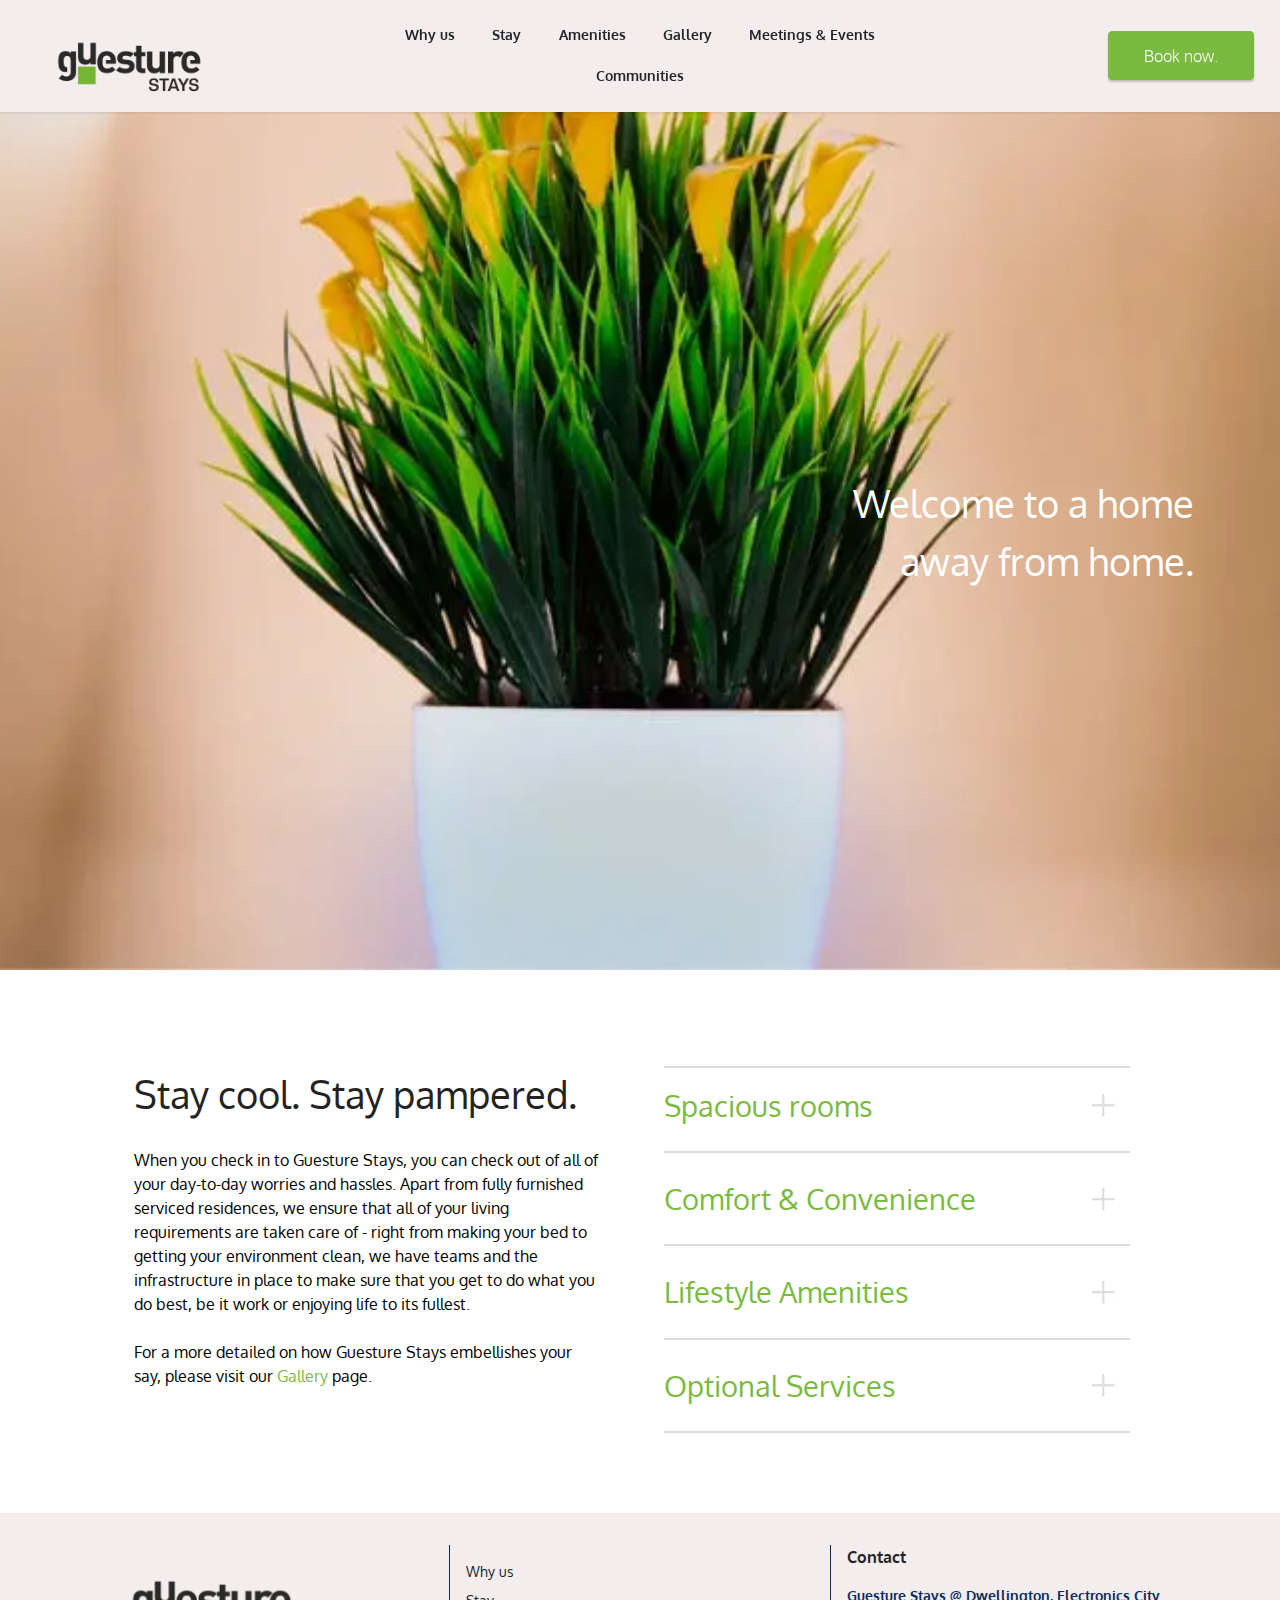
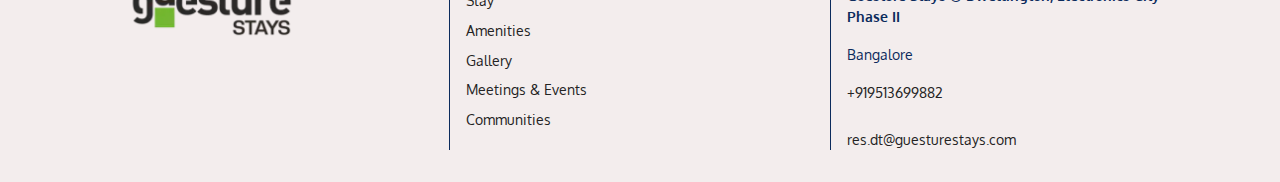
<file: amenities.html>
<!DOCTYPE html>
<html  >
<head>
  
  <meta charset="UTF-8">
  <meta http-equiv="X-UA-Compatible" content="IE=edge">
  
  <meta name="twitter:card" content="summary_large_image"/>
  <meta name="twitter:image:src" content="assets/images/amenities-meta.jpg">
  <meta property="og:image" content="assets/images/amenities-meta.jpg">
  <meta name="twitter:title" content="Guesture Stays - Amenities">
  <meta name="viewport" content="width=device-width, initial-scale=1, minimum-scale=1">
  <link rel="shortcut icon" href="assets/images/stayslogo-128x59.png" type="image/x-icon">
  <meta name="description" content="When you check in to Guesture, you can check out of all of your day-to-day worries and hassles. Apart from fully furnished serviced residences, we ensure that all of your living requirements are taken care of - right from making your bed to getting your environment clean, we have teams and the infrastructure in place to make sure that you get to do what you do best, be it work or enjoying life to its fullest.">
  
  
  <title>Guesture Stays - Amenities</title>
  <link rel="stylesheet" href="assets/web/assets/mobirise-icons2/mobirise2.css">
  <link rel="stylesheet" href="assets/web/assets/mobirise-icons/mobirise-icons.css">
  <link rel="stylesheet" href="assets/bootstrap/css/bootstrap.min.css">
  <link rel="stylesheet" href="assets/bootstrap/css/bootstrap-grid.min.css">
  <link rel="stylesheet" href="assets/bootstrap/css/bootstrap-reboot.min.css">
  <link rel="stylesheet" href="assets/dropdown/css/style.css">
  <link rel="stylesheet" href="assets/socicon/css/styles.css">
  <link rel="preload" href="https://fonts.googleapis.com/css?family=Oxygen:300,400,700&display=swap" as="style" onload="this.onload=null;this.rel='stylesheet'">
  <noscript><link rel="stylesheet" href="https://fonts.googleapis.com/css?family=Oxygen:300,400,700&display=swap"></noscript>
  <link rel="preload" href="https://fonts.googleapis.com/css?family=Outfit:100,200,300,400,500,600,700,800,900&display=swap" as="style" onload="this.onload=null;this.rel='stylesheet'">
  <noscript><link rel="stylesheet" href="https://fonts.googleapis.com/css?family=Outfit:100,200,300,400,500,600,700,800,900&display=swap"></noscript>
  <link rel="preload" as="style" href="assets/mobirise/css/mbr-additional.css"><link rel="stylesheet" href="assets/mobirise/css/mbr-additional.css" type="text/css">

  
  
  
</head>
<body>
  
  <section data-bs-version="5.1" class="menu menu1 shopm5 cid-tNP54K1Hzs" once="menu" id="amenu1-4k">
    

    <nav class="navbar navbar-dropdown navbar-fixed-top navbar-expand-lg">
        <div class="container-fluid">
            <div class="navbar-brand">
                <span class="navbar-logo">
                    <a href="index.html">
                        <img src="assets/images/stayslogo-237x109.webp" alt="" style="height: 5.7rem;">
                    </a>
                </span>
                
            </div>
            <button class="navbar-toggler" type="button" data-toggle="collapse" data-bs-toggle="collapse" data-target="#navbarSupportedContent" data-bs-target="#navbarSupportedContent" aria-controls="navbarNavAltMarkup" aria-expanded="false" aria-label="Toggle navigation">
                <div class="hamburger">
                    <span></span>
                    <span></span>
                    <span></span>
                    <span></span>
                </div>
            </button>
            <div class="collapse navbar-collapse" id="navbarSupportedContent">
                <ul class="navbar-nav nav-dropdown" data-app-modern-menu="true"><li class="nav-item"><a class="nav-link link text-black text-primary display-4" href="whyus.html"><strong>Why us</strong></a></li>
                    <li class="nav-item"><a class="nav-link link text-black text-primary display-4" href="accommodation.html"><strong>Stay</strong></a></li>
                    <li class="nav-item"><a class="nav-link link text-black text-primary display-4" href="amenities.html"><strong>Amenities</strong></a></li><li class="nav-item"><a class="nav-link link text-black text-primary display-4" href="gallery.html"><strong>Gallery</strong></a></li><li class="nav-item"><a class="nav-link link text-black text-primary display-4" href="meetingsandevents.html"><strong>Meetings &amp; Events</strong></a></li><li class="nav-item"><a class="nav-link link text-black text-primary display-4" href="communities.html"><strong>Communities</strong></a></li></ul>
                <div class="navbar-buttons mbr-section-btn"><a class="btn btn-danger display-7" href="https://bookingengine.stayflexi.com/?hotel_id=24947" target="_blank">Book now.</a></div>
            </div>
        </div>
    </nav>
</section>

<section data-bs-version="5.1" class="header3 hotelm4_header3 cid-tNQgdRhGQN mbr-fullscreen" id="header3-4p">

	
    


	<div class="mbr-overlay" style="opacity: 0; background-color: rgb(255, 255, 255);">
	</div>

	<div class="container mbr-white">
		
		
		<h1 class="mbr-section-title mbr-fonts-style pb-4 display-1"><br>Welcome to a home<br>away from home.</h1>
		
		
	</div>
	
</section>

<section data-bs-version="5.1" class="content3 cid-tNQyEf0m4O" id="content3-5r">

    

    

    <div class="container">

            <div class="content d-flex justify-content-center">

                    <div class="section-head align-left">
                        <h3 class="mbr-section-title mb-md-4 mbr-fonts-style display-1">
                            Stay cool. Stay pampered.</h3>
                        
                        <p class="mbr-text mbr-fonts-style mb-4 display-7">When you check in to Guesture Stays, you can check out of all of your day-to-day worries and hassles. Apart from fully furnished serviced residences, we ensure that all of your living requirements are taken care of - right from making your bed to getting your environment clean, we have teams and the infrastructure in place to make sure that you get to do what you do best, be it work or enjoying life to its fullest.&nbsp;<br><br>For a more detailed on how Guesture Stays embellishes your say, please visit our <a href="gallery.html" class="text-primary">Gallery</a> page.</p>
                        
                    </div>


                    <div id="bootstrap-toggle" class="toggle-panel accordionStyles tab-content">
                        <div class="card mb-3">
                            <div class="card-header pt-3" role="tab" id="headingOne">
                                <a role="button" class="collapsed panel-title text-black" data-toggle="collapse" data-bs-toggle="collapse" data-core="" href="#collapse1_19" aria-expanded="false" aria-controls="collapse1">
                                    <h6 class="panel-title-edit mbr-fonts-style mb-0 display-5">
                                        Spacious rooms</h6>
                                    <!-- <div class="icon-wrap d-flex justify-content-center align-content-center"> -->
                                        <span class="mobi-mbri mobi-mbri-plus mbr-iconfont mbr-iconfont-btn" style="font-size: 30px;"></span>
                                    <!-- </div> -->
                                </a>
                            </div>
                            <div id="collapse1_19" class="panel-collapse noScroll collapse" role="tabpanel" aria-labelledby="headingOne">
                                <div class="panel-body">
                                    <p class="mbr-fonts-style panel-text display-7"><br>    • Spacious rooms with single &amp; sharing options
<br>    • Fully furnished apartments<br>•&nbsp;Flat Screen TV, Washing Machine and Refrigerator<br>    • Equipped kitchen with 1/2/3 BHK bookings</p>
                                </div>
                            </div>
                        </div>
                        <div class="card mb-3">
                            <div class="card-header" role="tab" id="headingTwo">
                                <a role="button" class="collapsed panel-title text-black" data-toggle="collapse" data-bs-toggle="collapse" data-core="" href="#collapse2_19" aria-expanded="false" aria-controls="collapse2">
                                    <h6 class="panel-title-edit mbr-fonts-style mb-0 display-5">Comfort &amp; Convenience</h6>
                                    <span class="mobi-mbri mobi-mbri-plus mbr-iconfont mbr-iconfont-btn" style="font-size: 30px;"></span>
                                </a>

                            </div>
                            <div id="collapse2_19" class="panel-collapse noScroll collapse" role="tabpanel" aria-labelledby="headingTwo">
                                <div class="panel-body">
                                    <p class="mbr-fonts-style panel-text display-7">• Complimentary Wifi with every room<br>    • 24 hours reception, power back up, elevator &amp; water<br>    • Housekeeping &amp; Maintenance service on call
<br>    • Car Park and Luggage Storage facility<br>• 24 hour security &amp; CCTV<br>• Cloud Kitchen and Cafeteria<br></p>
                                </div>
                            </div>
                        </div>
                        <div class="card mb-3">
                            <div class="card-header" role="tab" id="headingThree">
                                <a role="button" class="collapsed panel-title text-black" data-toggle="collapse" data-bs-toggle="collapse" data-core="" href="#collapse3_19" aria-expanded="false" aria-controls="collapse3">
                                    <h6 class="panel-title-edit mbr-fonts-style mb-0 display-5">
                                        Lifestyle Amenities</h6>
                                    <span class="mobi-mbri mobi-mbri-plus mbr-iconfont mbr-iconfont-btn" style="font-size: 30px;"></span>
                                </a>
                            </div>
                            <div id="collapse3_19" class="panel-collapse noScroll collapse" role="tabpanel" aria-labelledby="headingThree">
                                <div class="panel-body">
                                    <p class="mbr-fonts-style panel-text display-7">• Fitness Center, Gymnasium and Club House<br>    • Indoor and Outdoor - Sports &amp; Games<br>    • Swimming Pool<br>• Non-smoking apartments</p>
                                </div>
                            </div>
                        </div>
                        <div class="card mb-3">
                            <div class="card-header" role="tab" id="headingThree">
                                <a role="button" class="collapsed panel-title text-black" data-toggle="collapse" data-bs-toggle="collapse" data-core="" href="#collapse4_19" aria-expanded="false" aria-controls="collapse4">
                                    <h6 class="panel-title-edit mbr-fonts-style mb-0 display-5">
                                        Optional Services</h6>
                                    <span class="mobi-mbri mobi-mbri-plus mbr-iconfont mbr-iconfont-btn" style="font-size: 30px;"></span>
                                </a>
                            </div>
                            <div id="collapse4_19" class="panel-collapse noScroll collapse" role="tabpanel" aria-labelledby="headingThree">
                                <div class="panel-body">
                                    <p class="mbr-fonts-style panel-text display-7">• Restaurant &amp; Cafeteria<br>    • Laundry &amp; Dry cleaning services<br>    • Drop facility to office<br>• Doctor on Call<br><br><em>Please note: Optional services are chargeable.</em></p>
                                </div>
                            </div>
                        </div>
                        
                        
                </div>
            </div>
        </div>
</section>

<section data-bs-version="5.1" class="footer1 cid-tNP78MnLQ6" once="footers" id="footer1-4l">

    

    

    <div class="container">
        <div class="row">
            <div class="col">
                <div class="media-wrap col-md-8 col">
                    <a href="index.html">
                        <img src="assets/images/stayslogo-222x102.webp" alt="">
                    </a>
                </div>
            </div>
            <div class="col border-left">
                <h5 class="mbr-section-subtitle mbr-fonts-style mb-3 display-7"></h5>
                <ul class="list mbr-fonts-style display-4">
                    <li class="mbr-text item-wrap my-2"><a href="whyus.html" class="text-black">Why us</a></li><a href="aboutus.html" class="text-primary">
                    </a><li class="mbr-text item-wrap my-2"><a href="accommodation.html" class="text-black">Stay</a></li>
                    <li class="mbr-text item-wrap my-2"><a href="amenities.html" class="text-black">Amenities</a></li><li class="mbr-text item-wrap my-2"><a href="gallery.html" class="text-black">Gallery</a></li><li class="mbr-text item-wrap my-2"><a href="meetingsandevents.html" class="text-black text-primary">Meetings &amp; Events</a></li><li class="mbr-text item-wrap my-2"><a href="communities.html" class="text-black">Communities</a></li>
                </ul>
            </div>
            <div class="col border-left">
                <h5 class="mbr-section-subtitle mbr-fonts-style mb-3 display-7">
                    <strong>Contact</strong>
                </h5>
                <ul class="list mbr-fonts-style display-4">
                    <li class="list item-wrap mb-3"><strong>
                        Guesture Stays @ Dwellington, Electronics City Phase II</strong></li><li class="list item-wrap mb-3">Bangalore</li>
                    <li class="listitem-wrap mb-1"><a href="tel:+919513699382" class="text-black">+919513699882</a></li>
                    <li class="list item-wrap"><br></li><li class="list item-wrap"><a href="mailto:res.dt@guesturestays.com" class="text-black">res.dt@guesturestays.com</a></li>
                </ul>
            </div>
            
            
        </div>
    </div>
</section>


<script src="assets/bootstrap/js/bootstrap.bundle.min.js"></script>
  <script src="assets/smoothscroll/smooth-scroll.js"></script>
  <script src="assets/ytplayer/index.js"></script>
  <script src="assets/dropdown/js/navbar-dropdown.js"></script>
  <script src="assets/mbr-switch-arrow/mbr-switch-arrow.js"></script>
  <script src="assets/theme/js/script.js"></script>
  
  
  
</body>
</html>
</file>
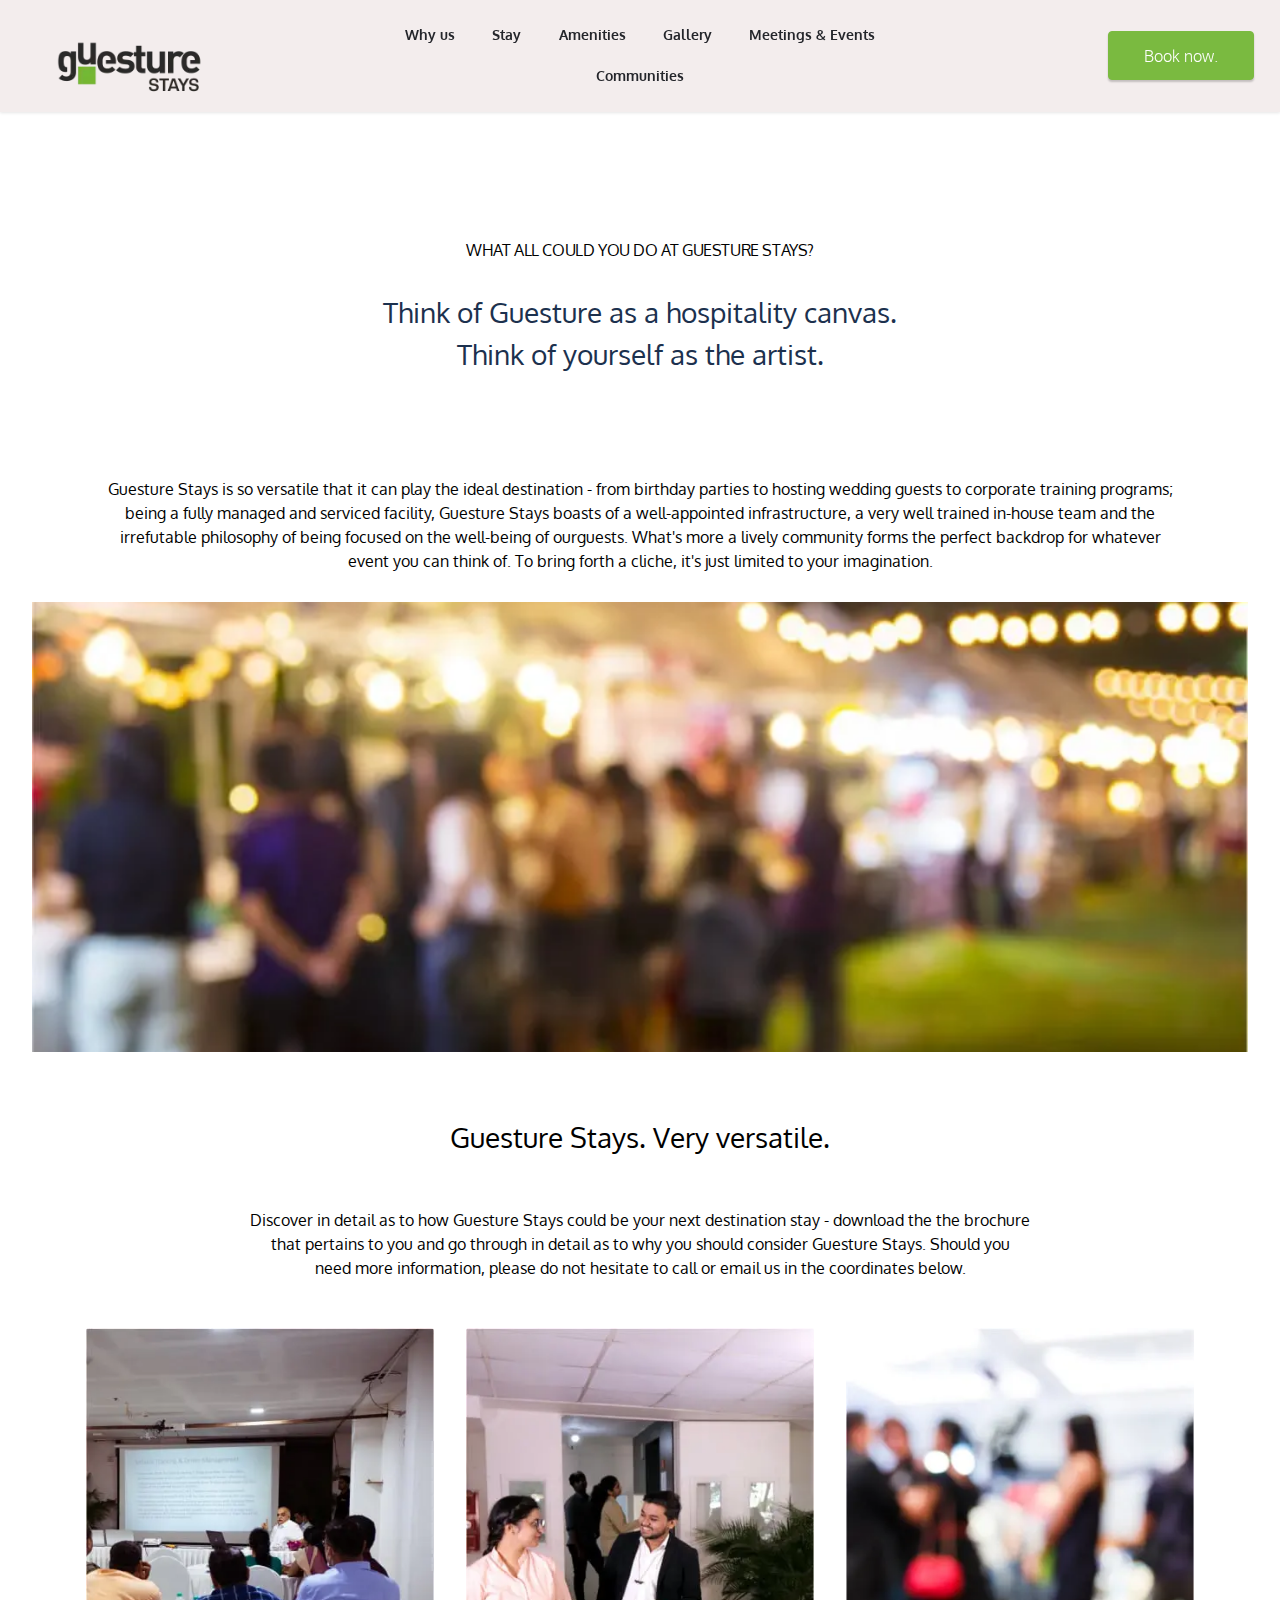
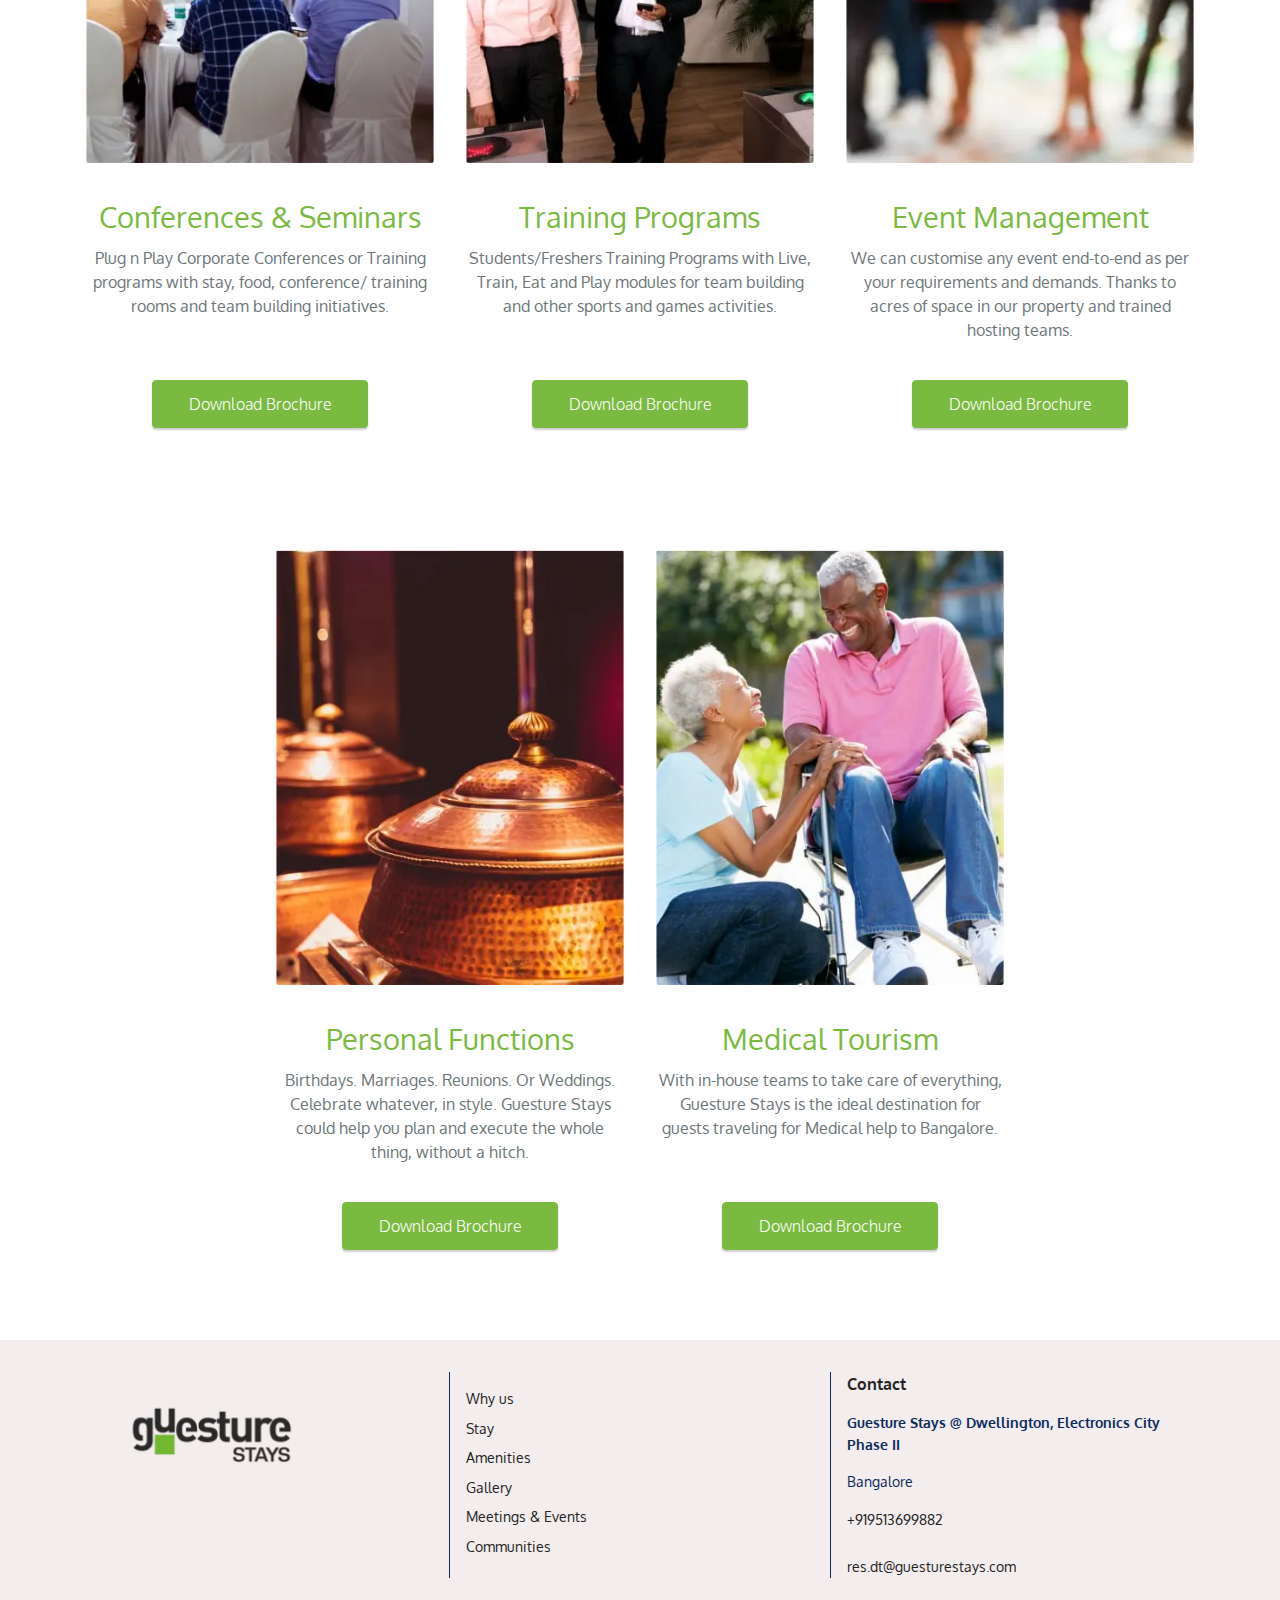
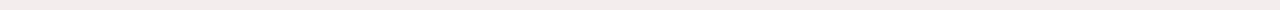
<file: communities.html>
<!DOCTYPE html>
<html  >
<head>
  
  <meta charset="UTF-8">
  <meta http-equiv="X-UA-Compatible" content="IE=edge">
  
  <meta name="viewport" content="width=device-width, initial-scale=1, minimum-scale=1">
  <link rel="shortcut icon" href="assets/images/stayslogo-128x59.png" type="image/x-icon">
  <meta name="description" content="Guesture Stays is so versatile that it can play host to any kind of event - be it a corporate conference, a training program, an individual function or even as an event destination. The list is endless.">
  
  
  <title>Guesture Stays - Communities</title>
  <link rel="stylesheet" href="assets/bootstrap/css/bootstrap.min.css">
  <link rel="stylesheet" href="assets/bootstrap/css/bootstrap-grid.min.css">
  <link rel="stylesheet" href="assets/bootstrap/css/bootstrap-reboot.min.css">
  <link rel="stylesheet" href="assets/dropdown/css/style.css">
  <link rel="stylesheet" href="assets/socicon/css/styles.css">
  <link rel="preload" href="https://fonts.googleapis.com/css?family=Oxygen:300,400,700&display=swap" as="style" onload="this.onload=null;this.rel='stylesheet'">
  <noscript><link rel="stylesheet" href="https://fonts.googleapis.com/css?family=Oxygen:300,400,700&display=swap"></noscript>
  <link rel="preload" href="https://fonts.googleapis.com/css?family=Outfit:100,200,300,400,500,600,700,800,900&display=swap" as="style" onload="this.onload=null;this.rel='stylesheet'">
  <noscript><link rel="stylesheet" href="https://fonts.googleapis.com/css?family=Outfit:100,200,300,400,500,600,700,800,900&display=swap"></noscript>
  <link rel="preload" as="style" href="assets/mobirise/css/mbr-additional.css"><link rel="stylesheet" href="assets/mobirise/css/mbr-additional.css" type="text/css">

  
  
  
</head>
<body>
  
  <section data-bs-version="5.1" class="menu menu1 shopm5 cid-tNP54K1Hzs" once="menu" id="amenu1-6n">
    

    <nav class="navbar navbar-dropdown navbar-fixed-top navbar-expand-lg">
        <div class="container-fluid">
            <div class="navbar-brand">
                <span class="navbar-logo">
                    <a href="index.html">
                        <img src="assets/images/stayslogo-237x109.webp" alt="" style="height: 5.7rem;">
                    </a>
                </span>
                
            </div>
            <button class="navbar-toggler" type="button" data-toggle="collapse" data-bs-toggle="collapse" data-target="#navbarSupportedContent" data-bs-target="#navbarSupportedContent" aria-controls="navbarNavAltMarkup" aria-expanded="false" aria-label="Toggle navigation">
                <div class="hamburger">
                    <span></span>
                    <span></span>
                    <span></span>
                    <span></span>
                </div>
            </button>
            <div class="collapse navbar-collapse" id="navbarSupportedContent">
                <ul class="navbar-nav nav-dropdown" data-app-modern-menu="true"><li class="nav-item"><a class="nav-link link text-black text-primary display-4" href="whyus.html"><strong>Why us</strong></a></li>
                    <li class="nav-item"><a class="nav-link link text-black text-primary display-4" href="accommodation.html"><strong>Stay</strong></a></li>
                    <li class="nav-item"><a class="nav-link link text-black text-primary display-4" href="amenities.html"><strong>Amenities</strong></a></li><li class="nav-item"><a class="nav-link link text-black text-primary display-4" href="gallery.html"><strong>Gallery</strong></a></li><li class="nav-item"><a class="nav-link link text-black text-primary display-4" href="meetingsandevents.html"><strong>Meetings &amp; Events</strong></a></li><li class="nav-item"><a class="nav-link link text-black text-primary display-4" href="communities.html"><strong>Communities</strong></a></li></ul>
                <div class="navbar-buttons mbr-section-btn"><a class="btn btn-danger display-7" href="https://bookingengine.stayflexi.com/?hotel_id=24947" target="_blank">Book now.</a></div>
            </div>
        </div>
    </nav>
</section>

<section data-bs-version="5.1" class="header2 approachm5 cid-tPKeGeZADa mbr-fullscreen" id="header2-84">
    

    
    

    <div class="container-fluid">
        <div class="row">
            <div class="col-12">
                <div class="title-wrapper">
                    <h3 class="mbr-section-subtitle mbr-fonts-style display-7"><br><br><br><br><br>WHAT ALL COULD YOU DO AT GUESTURE STAYS?</h3>
                    <h1 class="mbr-section-title mbr-fonts-style display-2">Think of Guesture as a hospitality canvas.
<div>Think of yourself as the artist.</div><br><div><br></div></h1>
                    <p class="mbr-text mbr-fonts-style display-7">Guesture Stays is so versatile that it can play the ideal destination - from birthday parties to hosting wedding guests to corporate training programs;<br>being a fully managed and serviced facility, Guesture Stays boasts of a well-appointed infrastructure, a very well trained in-house team and the<br>irrefutable philosophy of being focused on the well-being of ourguests. What's more a lively community forms the perfect backdrop for whatever<br>event you can think of. To bring forth a cliche, it's just limited to your imagination.</p>
                    
                    <img src="assets/images/communities0-901x401.webp" alt="Guesture Stays Events">
                </div>
            </div>
        </div>
    </div>
</section>

<section data-bs-version="5.1" class="features4 cid-tPKh928aDy" id="features4-86">
    

    
    <div class="container">
        <div class="row mb-5">
            <div class="col-12 col-lg-9">
                <h3 class="mbr-section-title mbr-fonts-style mb-0 display-2">Guesture Stays. Very versatile.<br><br></h3>
                <h5 class="mbr-section-subtitle mbr-fonts-style mb-0 mt-2 display-7">Discover in detail as to how Guesture Stays could be your next destination stay - download the the brochure<br>that pertains to you and go through in detail as to why you should consider Guesture Stays. Should you<br>need more information, please do not hesitate to call or email us in the coordinates below.</h5>
            </div>
        </div>
        <div class="row">
            <div class="card col-12 col-md-6 col-lg-4 mb-5 mb-lg-0">
                <div class="card-wrapper">
                    <div class="card-box align-center">
                        <img class="card-img" src="assets/images/communities4-401x501.webp" alt="Guesture Stays Conferences" style="width: 100%;">
                        <h5 class="card-title mbr-fonts-style display-5">Conferences &amp; Seminars</h5>
                        <p class="card-text mbr-fonts-style card-text_padding-bottom display-7">
                            Plug n Play Corporate Conferences or Training programs with stay, food, conference/ training rooms and team building initiatives.
                        </p>
                        <div class="btn-bottom mbr-section-btn item-footer mt-2"><a href="assets/files/corporate_Industrial_web.pdf" class="btn btn-primary item-btn display-7" target="_blank">Download Brochure</a></div>
                    </div>
                </div>
            </div>
            <div class="card col-12 col-md-6 col-lg-4 mb-5 mb-lg-0">
                <div class="card-wrapper">
                    <div class="card-box align-center">
                        <img class="card-img" src="assets/images/communities3-401x501.webp" alt="Guesture Stays Trainings" style="width: 100%;">
                        <h5 class="card-title mbr-fonts-style display-5">
                            Training Programs</h5>
                        <p class="card-text mbr-fonts-style card-text_padding-bottom display-7">
                            Students/Freshers Training Programs with Live, Train, Eat and Play modules for team building and other sports and games activities.</p>
                        <div class="btn-bottom mbr-section-btn item-footer mt-2"><a href="assets/files/training_institutes_web.pdf" class="btn btn-primary item-btn display-7" target="_blank">Download Brochure</a></div>
                    </div>
                </div>
            </div>
            <div class="card col-12 col-md-6 col-lg-4 mb-5 mb-lg-0">
                <div class="card-wrapper">
                    <div class="card-box align-center">
                        <img class="card-img" src="assets/images/communities2-401x501.webp" alt="Guesture Stays Events" style="width: 100%;">
                        <h5 class="card-title mbr-fonts-style display-5">
                            Event Management</h5>
                        <p class="card-text mbr-fonts-style card-text_padding-bottom display-7">
                            We can customise any event end-to-end as per your requirements and demands. Thanks to acres of space in our property and trained hosting teams.
                        </p>
                        <div class="btn-bottom mbr-section-btn item-footer mt-2"><a href="assets/files/event_management_web.pdf" class="btn btn-primary item-btn display-7" target="_blank">Download Brochure</a></div>
                    </div>
                </div>
            </div>
        </div>
    </div>
</section>

<section data-bs-version="5.1" class="features4 cid-tPKjoWw4Kv" id="features4-87">
    

    
    <div class="container">
        <div class="row mb-5">
            
        </div>
        <div class="row">
            <div class="card col-12 col-md-6 col-lg-4 mb-5 mb-lg-0">
                <div class="card-wrapper">
                    <div class="card-box align-center">
                        <img class="card-img" src="assets/images/communities1-401x501.webp" alt="Guesture Stays Functions" style="width: 100%;">
                        <h5 class="card-title mbr-fonts-style display-5">Personal Functions</h5>
                        <p class="card-text mbr-fonts-style card-text_padding-bottom display-7">
                            Birthdays. Marriages. Reunions. Or Weddings. Celebrate whatever, in style. Guesture Stays could help you plan and execute the whole thing, without a hitch.</p>
                        <div class="btn-bottom mbr-section-btn item-footer mt-2"><a href="assets/files/society_web.pdf" class="btn btn-primary item-btn display-7" target="_blank">Download Brochure</a></div>
                    </div>
                </div>
            </div>
            <div class="card col-12 col-md-6 col-lg-4 mb-5 mb-lg-0">
                <div class="card-wrapper">
                    <div class="card-box align-center">
                        <img class="card-img" src="assets/images/communities5-401x501.webp" alt="Guesture Stays Medical Tourism" style="width: 100%;">
                        <h5 class="card-title mbr-fonts-style display-5">Medical Tourism</h5>
                        <p class="card-text mbr-fonts-style card-text_padding-bottom display-7">
                            With in-house teams to take care of everything, Guesture Stays is the ideal destination for guests traveling for Medical help to Bangalore.</p>
                        <div class="btn-bottom mbr-section-btn item-footer mt-2"><a href="assets/files/med_tourism_web.pdf" class="btn btn-primary item-btn display-7" target="_blank">Download Brochure</a></div>
                    </div>
                </div>
            </div>
            
        </div>
    </div>
</section>

<section data-bs-version="5.1" class="footer1 cid-tNP78MnLQ6" once="footers" id="footer1-6o">

    

    

    <div class="container">
        <div class="row">
            <div class="col">
                <div class="media-wrap col-md-8 col">
                    <a href="index.html">
                        <img src="assets/images/stayslogo-222x102.webp" alt="">
                    </a>
                </div>
            </div>
            <div class="col border-left">
                <h5 class="mbr-section-subtitle mbr-fonts-style mb-3 display-7"></h5>
                <ul class="list mbr-fonts-style display-4">
                    <li class="mbr-text item-wrap my-2"><a href="whyus.html" class="text-black">Why us</a></li><a href="aboutus.html" class="text-primary">
                    </a><li class="mbr-text item-wrap my-2"><a href="accommodation.html" class="text-black">Stay</a></li>
                    <li class="mbr-text item-wrap my-2"><a href="amenities.html" class="text-black">Amenities</a></li><li class="mbr-text item-wrap my-2"><a href="gallery.html" class="text-black">Gallery</a></li><li class="mbr-text item-wrap my-2"><a href="meetingsandevents.html" class="text-black text-primary">Meetings &amp; Events</a></li><li class="mbr-text item-wrap my-2"><a href="communities.html" class="text-black">Communities</a></li>
                </ul>
            </div>
            <div class="col border-left">
                <h5 class="mbr-section-subtitle mbr-fonts-style mb-3 display-7">
                    <strong>Contact</strong>
                </h5>
                <ul class="list mbr-fonts-style display-4">
                    <li class="list item-wrap mb-3"><strong>
                        Guesture Stays @ Dwellington, Electronics City Phase II</strong></li><li class="list item-wrap mb-3">Bangalore</li>
                    <li class="listitem-wrap mb-1"><a href="tel:+919513699382" class="text-black">+919513699882</a></li>
                    <li class="list item-wrap"><br></li><li class="list item-wrap"><a href="mailto:res.dt@guesturestays.com" class="text-black">res.dt@guesturestays.com</a></li>
                </ul>
            </div>
            
            
        </div>
    </div>
</section>


<script src="assets/bootstrap/js/bootstrap.bundle.min.js"></script>
  <script src="assets/smoothscroll/smooth-scroll.js"></script>
  <script src="assets/ytplayer/index.js"></script>
  <script src="assets/dropdown/js/navbar-dropdown.js"></script>
  <script src="assets/theme/js/script.js"></script>
  
  
  
</body>
</html>
</file>
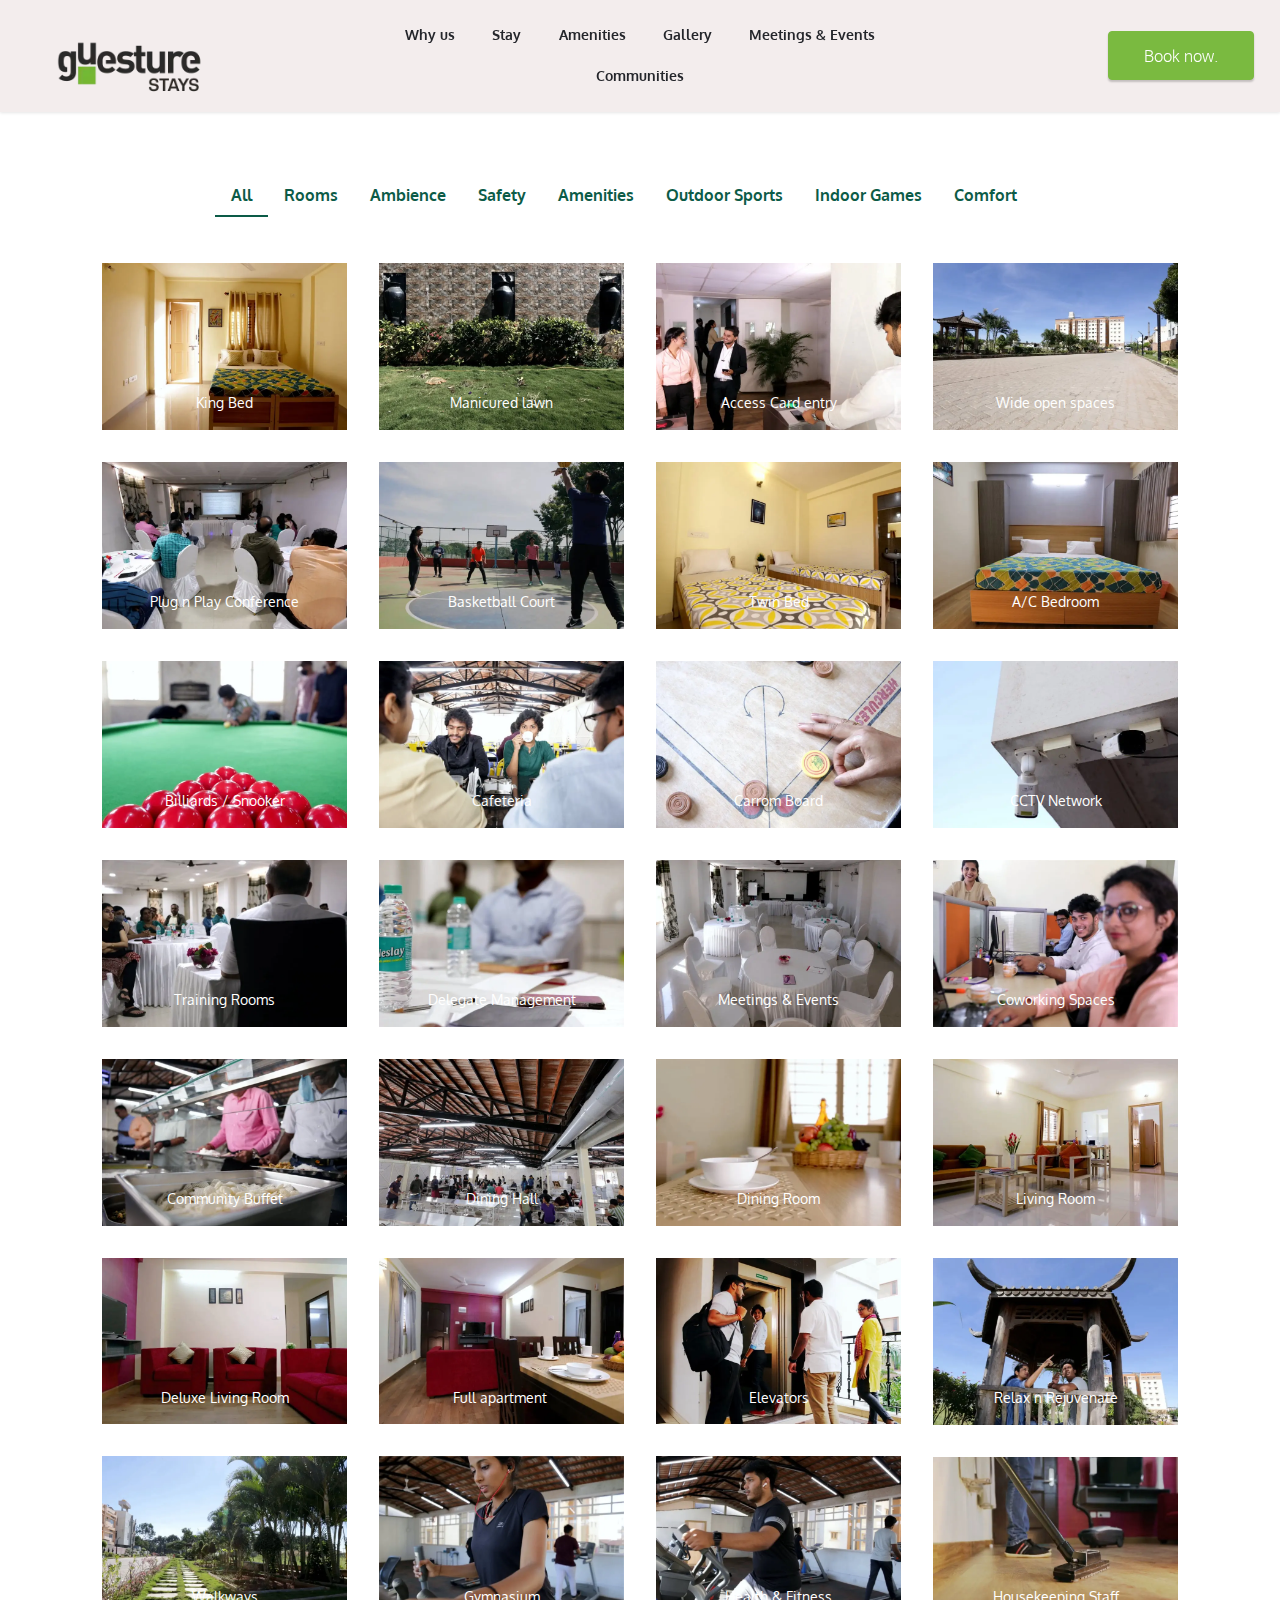
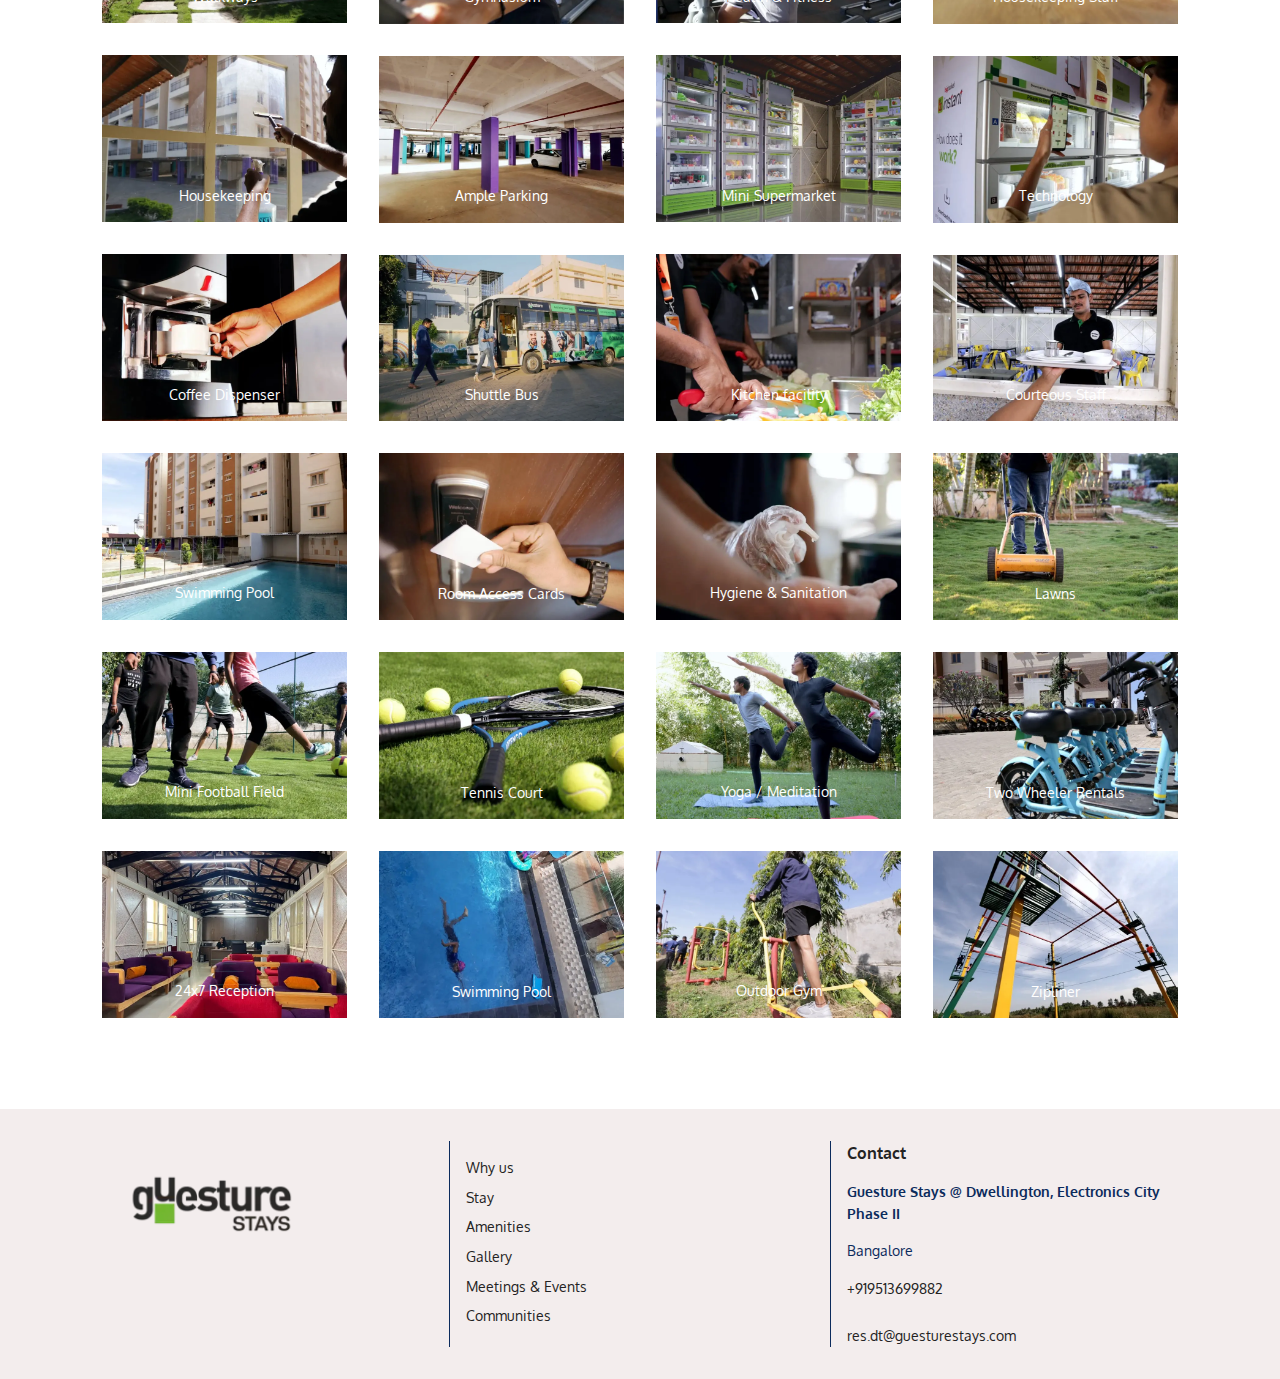
<file: gallery.html>
<!DOCTYPE html>
<html  >
<head>
  
  <meta charset="UTF-8">
  <meta http-equiv="X-UA-Compatible" content="IE=edge">
  
  <meta name="viewport" content="width=device-width, initial-scale=1, minimum-scale=1">
  <link rel="shortcut icon" href="assets/images/stayslogo-128x59.png" type="image/x-icon">
  <meta name="description" content="A comprehensive pictorial gallery that represents the rooms, facilities, amenities and lifestyle at Guesture Stays.">
  
  
  <title>Guesture Stays - Gallery</title>
  <link rel="stylesheet" href="assets/web/assets/mobirise-icons2/mobirise2.css">
  <link rel="stylesheet" href="assets/web/assets/mobirise-icons/mobirise-icons.css">
  <link rel="stylesheet" href="assets/bootstrap/css/bootstrap.min.css">
  <link rel="stylesheet" href="assets/bootstrap/css/bootstrap-grid.min.css">
  <link rel="stylesheet" href="assets/bootstrap/css/bootstrap-reboot.min.css">
  <link rel="stylesheet" href="assets/dropdown/css/style.css">
  <link rel="stylesheet" href="assets/socicon/css/styles.css">
  <link rel="stylesheet" href="assets/gallery/style.css">
  <link rel="preload" href="https://fonts.googleapis.com/css?family=Oxygen:300,400,700&display=swap" as="style" onload="this.onload=null;this.rel='stylesheet'">
  <noscript><link rel="stylesheet" href="https://fonts.googleapis.com/css?family=Oxygen:300,400,700&display=swap"></noscript>
  <link rel="preload" href="https://fonts.googleapis.com/css?family=Outfit:100,200,300,400,500,600,700,800,900&display=swap" as="style" onload="this.onload=null;this.rel='stylesheet'">
  <noscript><link rel="stylesheet" href="https://fonts.googleapis.com/css?family=Outfit:100,200,300,400,500,600,700,800,900&display=swap"></noscript>
  <link rel="preload" as="style" href="assets/mobirise/css/mbr-additional.css"><link rel="stylesheet" href="assets/mobirise/css/mbr-additional.css" type="text/css">

  
  
  
</head>
<body>
  
  <section data-bs-version="5.1" class="menu menu1 shopm5 cid-tNP54K1Hzs" once="menu" id="amenu1-5s">
    

    <nav class="navbar navbar-dropdown navbar-fixed-top navbar-expand-lg">
        <div class="container-fluid">
            <div class="navbar-brand">
                <span class="navbar-logo">
                    <a href="index.html">
                        <img src="assets/images/stayslogo-237x109.webp" alt="" style="height: 5.7rem;">
                    </a>
                </span>
                
            </div>
            <button class="navbar-toggler" type="button" data-toggle="collapse" data-bs-toggle="collapse" data-target="#navbarSupportedContent" data-bs-target="#navbarSupportedContent" aria-controls="navbarNavAltMarkup" aria-expanded="false" aria-label="Toggle navigation">
                <div class="hamburger">
                    <span></span>
                    <span></span>
                    <span></span>
                    <span></span>
                </div>
            </button>
            <div class="collapse navbar-collapse" id="navbarSupportedContent">
                <ul class="navbar-nav nav-dropdown" data-app-modern-menu="true"><li class="nav-item"><a class="nav-link link text-black text-primary display-4" href="whyus.html"><strong>Why us</strong></a></li>
                    <li class="nav-item"><a class="nav-link link text-black text-primary display-4" href="accommodation.html"><strong>Stay</strong></a></li>
                    <li class="nav-item"><a class="nav-link link text-black text-primary display-4" href="amenities.html"><strong>Amenities</strong></a></li><li class="nav-item"><a class="nav-link link text-black text-primary display-4" href="gallery.html"><strong>Gallery</strong></a></li><li class="nav-item"><a class="nav-link link text-black text-primary display-4" href="meetingsandevents.html"><strong>Meetings &amp; Events</strong></a></li><li class="nav-item"><a class="nav-link link text-black text-primary display-4" href="communities.html"><strong>Communities</strong></a></li></ul>
                <div class="navbar-buttons mbr-section-btn"><a class="btn btn-danger display-7" href="https://bookingengine.stayflexi.com/?hotel_id=24947" target="_blank">Book now.</a></div>
            </div>
        </div>
    </nav>
</section>

<section data-bs-version="5.1" class="mbr-gallery mbr-slider-carousel cid-tP9XjqTDib" id="gallery7-7t">

	

	<div class="container">
		<div><!-- Filter --><div class="mbr-gallery-filter container gallery-filter-active"><ul buttons="0"><li class="mbr-gallery-filter-all active"><a class="btn btn-md btn-primary-outline display-7" href="">All</a></li></ul></div><!-- Gallery --><div class="mbr-gallery-row"><div class="mbr-gallery-layout-default"><div><div><div class="mbr-gallery-item mbr-gallery-item--p2" data-video-url="false" data-tags="Rooms"><div href="#lb-gallery7-7t" data-slide-to="0" data-bs-slide-to="0" data-toggle="modal" data-bs-toggle="modal"><img src="assets/images/bedroom1-1100x750-800x545.webp" alt="" title=""><span class="icon-focus"></span><span class="mbr-gallery-title mbr-fonts-style display-7">King Bed</span></div></div><div class="mbr-gallery-item mbr-gallery-item--p2" data-video-url="false" data-tags="Ambience"><div href="#lb-gallery7-7t" data-slide-to="1" data-bs-slide-to="1" data-toggle="modal" data-bs-toggle="modal"><img src="assets/images/ambience1-1100x750-800x545.webp" alt="" title=""><span class="icon-focus"></span><span class="mbr-gallery-title mbr-fonts-style display-7">Manicured lawn</span></div></div><div class="mbr-gallery-item mbr-gallery-item--p2" data-video-url="false" data-tags="Safety"><div href="#lb-gallery7-7t" data-slide-to="2" data-bs-slide-to="2" data-toggle="modal" data-bs-toggle="modal"><img src="assets/images/accesscard-1100x750-800x545.webp" alt="" title=""><span class="icon-focus"></span><span class="mbr-gallery-title mbr-fonts-style display-7">Access Card entry</span></div></div><div class="mbr-gallery-item mbr-gallery-item--p2" data-video-url="false" data-tags="Ambience"><div href="#lb-gallery7-7t" data-slide-to="3" data-bs-slide-to="3" data-toggle="modal" data-bs-toggle="modal"><img src="assets/images/ambience2-1100x750-800x545.webp" alt="" title=""><span class="icon-focus"></span><span class="mbr-gallery-title mbr-fonts-style display-7">Wide open spaces</span></div></div><div class="mbr-gallery-item mbr-gallery-item--p2" data-video-url="false" data-tags="Amenities"><div href="#lb-gallery7-7t" data-slide-to="4" data-bs-slide-to="4" data-toggle="modal" data-bs-toggle="modal"><img src="assets/images/av-equipment-1100x750-800x545.webp" alt="" title=""><span class="icon-focus"></span><span class="mbr-gallery-title mbr-fonts-style display-7">Plug n Play Conference</span></div></div><div class="mbr-gallery-item mbr-gallery-item--p2" data-video-url="false" data-tags="Outdoor Sports"><div href="#lb-gallery7-7t" data-slide-to="5" data-bs-slide-to="5" data-toggle="modal" data-bs-toggle="modal"><img src="assets/images/basketball-1100x750-800x545.webp" alt="" title=""><span class="icon-focus"></span><span class="mbr-gallery-title mbr-fonts-style display-7">Basketball Court</span></div></div><div class="mbr-gallery-item mbr-gallery-item--p2" data-video-url="false" data-tags="Rooms"><div href="#lb-gallery7-7t" data-slide-to="6" data-bs-slide-to="6" data-toggle="modal" data-bs-toggle="modal"><img src="assets/images/bedroom2-1100x750-800x545.webp" alt="" title=""><span class="icon-focus"></span><span class="mbr-gallery-title mbr-fonts-style display-7">Twin Bed</span></div></div><div class="mbr-gallery-item mbr-gallery-item--p2" data-video-url="false" data-tags="Rooms"><div href="#lb-gallery7-7t" data-slide-to="7" data-bs-slide-to="7" data-toggle="modal" data-bs-toggle="modal"><img src="assets/images/bedroom3-1100x750-800x545.webp" alt="" title=""><span class="icon-focus"></span><span class="mbr-gallery-title mbr-fonts-style display-7">A/C Bedroom</span></div></div><div class="mbr-gallery-item mbr-gallery-item--p2" data-video-url="false" data-tags="Indoor Games"><div href="#lb-gallery7-7t" data-slide-to="8" data-bs-slide-to="8" data-toggle="modal" data-bs-toggle="modal"><img src="assets/images/billiards-1100x750-800x545.webp" alt="" title=""><span class="icon-focus"></span><span class="mbr-gallery-title mbr-fonts-style display-7">Billiards / Snooker</span></div></div><div class="mbr-gallery-item mbr-gallery-item--p2" data-video-url="false" data-tags="Amenities"><div href="#lb-gallery7-7t" data-slide-to="9" data-bs-slide-to="9" data-toggle="modal" data-bs-toggle="modal"><img src="assets/images/cafeteria1-1100x750-800x545.webp" alt="" title=""><span class="icon-focus"></span><span class="mbr-gallery-title mbr-fonts-style display-7">Cafeteria</span></div></div><div class="mbr-gallery-item mbr-gallery-item--p2" data-video-url="false" data-tags="Indoor Games"><div href="#lb-gallery7-7t" data-slide-to="10" data-bs-slide-to="10" data-toggle="modal" data-bs-toggle="modal"><img src="assets/images/carrom-1100x750-800x545.webp" alt="" title=""><span class="icon-focus"></span><span class="mbr-gallery-title mbr-fonts-style display-7">Carrom Board</span></div></div><div class="mbr-gallery-item mbr-gallery-item--p2" data-video-url="false" data-tags="Safety"><div href="#lb-gallery7-7t" data-slide-to="11" data-bs-slide-to="11" data-toggle="modal" data-bs-toggle="modal"><img src="assets/images/cctv-1100x750-800x545.webp" alt="" title=""><span class="icon-focus"></span><span class="mbr-gallery-title mbr-fonts-style display-7">CCTV Network</span></div></div><div class="mbr-gallery-item mbr-gallery-item--p2" data-video-url="false" data-tags="Amenities"><div href="#lb-gallery7-7t" data-slide-to="12" data-bs-slide-to="12" data-toggle="modal" data-bs-toggle="modal"><img src="assets/images/conference1-1100x750-800x545.webp" alt="" title=""><span class="icon-focus"></span><span class="mbr-gallery-title mbr-fonts-style display-7">Training Rooms</span></div></div><div class="mbr-gallery-item mbr-gallery-item--p2" data-video-url="false" data-tags="Amenities"><div href="#lb-gallery7-7t" data-slide-to="13" data-bs-slide-to="13" data-toggle="modal" data-bs-toggle="modal"><img src="assets/images/conference2-1100x750-800x545.webp" alt="" title=""><span class="icon-focus"></span><span class="mbr-gallery-title mbr-fonts-style display-7">Delegate Management</span></div></div><div class="mbr-gallery-item mbr-gallery-item--p2" data-video-url="false" data-tags="Amenities"><div href="#lb-gallery7-7t" data-slide-to="14" data-bs-slide-to="14" data-toggle="modal" data-bs-toggle="modal"><img src="assets/images/conference3-1100x750-800x545.webp" alt="" title=""><span class="icon-focus"></span><span class="mbr-gallery-title mbr-fonts-style display-7">Meetings &amp; Events</span></div></div><div class="mbr-gallery-item mbr-gallery-item--p2" data-video-url="false" data-tags="Amenities"><div href="#lb-gallery7-7t" data-slide-to="15" data-bs-slide-to="15" data-toggle="modal" data-bs-toggle="modal"><img src="assets/images/coworking-2000x1364-800x546.webp" alt="" title=""><span class="icon-focus"></span><span class="mbr-gallery-title mbr-fonts-style display-7">Coworking Spaces</span></div></div><div class="mbr-gallery-item mbr-gallery-item--p2" data-video-url="false" data-tags="Comfort"><div href="#lb-gallery7-7t" data-slide-to="16" data-bs-slide-to="16" data-toggle="modal" data-bs-toggle="modal"><img src="assets/images/dining1-1100x750-800x545.webp" alt="" title=""><span class="icon-focus"></span><span class="mbr-gallery-title mbr-fonts-style display-7">Community Buffet</span></div></div><div class="mbr-gallery-item mbr-gallery-item--p2" data-video-url="false" data-tags="Comfort"><div href="#lb-gallery7-7t" data-slide-to="17" data-bs-slide-to="17" data-toggle="modal" data-bs-toggle="modal"><img src="assets/images/dining2-1100x750-800x545.webp" alt="" title=""><span class="icon-focus"></span><span class="mbr-gallery-title mbr-fonts-style display-7">Dining Hall</span></div></div><div class="mbr-gallery-item mbr-gallery-item--p2" data-video-url="false" data-tags="Rooms"><div href="#lb-gallery7-7t" data-slide-to="18" data-bs-slide-to="18" data-toggle="modal" data-bs-toggle="modal"><img src="assets/images/diningroom-1100x750-800x545.webp" alt="" title=""><span class="icon-focus"></span><span class="mbr-gallery-title mbr-fonts-style display-7">Dining Room</span></div></div><div class="mbr-gallery-item mbr-gallery-item--p2" data-video-url="false" data-tags="Rooms"><div href="#lb-gallery7-7t" data-slide-to="19" data-bs-slide-to="19" data-toggle="modal" data-bs-toggle="modal"><img src="assets/images/living-1100x750-800x545.webp" alt="" title=""><span class="icon-focus"></span><span class="mbr-gallery-title mbr-fonts-style display-7">Living Room</span></div></div><div class="mbr-gallery-item mbr-gallery-item--p2" data-video-url="false" data-tags="Rooms"><div href="#lb-gallery7-7t" data-slide-to="20" data-bs-slide-to="20" data-toggle="modal" data-bs-toggle="modal"><img src="assets/images/livingroom1-1100x750-800x545.webp" alt="" title=""><span class="icon-focus"></span><span class="mbr-gallery-title mbr-fonts-style display-7">Deluxe Living Room</span></div></div><div class="mbr-gallery-item mbr-gallery-item--p2" data-video-url="false" data-tags="Rooms"><div href="#lb-gallery7-7t" data-slide-to="21" data-bs-slide-to="21" data-toggle="modal" data-bs-toggle="modal"><img src="assets/images/livingroom2-1100x750-800x545.webp" alt="" title=""><span class="icon-focus"></span><span class="mbr-gallery-title mbr-fonts-style display-7">Full apartment&nbsp;</span></div></div><div class="mbr-gallery-item mbr-gallery-item--p2" data-video-url="false" data-tags="Comfort"><div href="#lb-gallery7-7t" data-slide-to="22" data-bs-slide-to="22" data-toggle="modal" data-bs-toggle="modal"><img src="assets/images/elevator-1100x750-800x545.webp" alt="" title=""><span class="icon-focus"></span><span class="mbr-gallery-title mbr-fonts-style display-7">Elevators</span></div></div><div class="mbr-gallery-item mbr-gallery-item--p2" data-video-url="false" data-tags="Ambience"><div href="#lb-gallery7-7t" data-slide-to="23" data-bs-slide-to="23" data-toggle="modal" data-bs-toggle="modal"><img src="assets/images/gondola-1100x750-800x545.webp" alt="" title=""><span class="icon-focus"></span><span class="mbr-gallery-title mbr-fonts-style display-7">Relax n Rejuvenate</span></div></div><div class="mbr-gallery-item mbr-gallery-item--p2" data-video-url="false" data-tags="Ambience"><div href="#lb-gallery7-7t" data-slide-to="24" data-bs-slide-to="24" data-toggle="modal" data-bs-toggle="modal"><img src="assets/images/walkway-1100x750-800x545.webp" alt="" title=""><span class="icon-focus"></span><span class="mbr-gallery-title mbr-fonts-style display-7">Walkways</span></div></div><div class="mbr-gallery-item mbr-gallery-item--p2" data-video-url="false" data-tags="Amenities"><div href="#lb-gallery7-7t" data-slide-to="25" data-bs-slide-to="25" data-toggle="modal" data-bs-toggle="modal"><img src="assets/images/gym1-2000x1364-800x546.webp" alt="" title=""><span class="icon-focus"></span><span class="mbr-gallery-title mbr-fonts-style display-7">Gymnasium</span></div></div><div class="mbr-gallery-item mbr-gallery-item--p2" data-video-url="false" data-tags="Amenities"><div href="#lb-gallery7-7t" data-slide-to="26" data-bs-slide-to="26" data-toggle="modal" data-bs-toggle="modal"><img src="assets/images/gym2-1100x750-800x545.webp" alt="" title=""><span class="icon-focus"></span><span class="mbr-gallery-title mbr-fonts-style display-7">Health &amp; Fitness</span></div></div><div class="mbr-gallery-item mbr-gallery-item--p2" data-video-url="false" data-tags="Comfort"><div href="#lb-gallery7-7t" data-slide-to="27" data-bs-slide-to="27" data-toggle="modal" data-bs-toggle="modal"><img src="assets/images/housekeeping1-1100x750-800x545.webp" alt="" title=""><span class="icon-focus"></span><span class="mbr-gallery-title mbr-fonts-style display-7">Housekeeping Staff</span></div></div><div class="mbr-gallery-item mbr-gallery-item--p2" data-video-url="false" data-tags="Comfort"><div href="#lb-gallery7-7t" data-slide-to="28" data-bs-slide-to="28" data-toggle="modal" data-bs-toggle="modal"><img src="assets/images/housekeeping2-1100x750-800x545.webp" alt="" title=""><span class="icon-focus"></span><span class="mbr-gallery-title mbr-fonts-style display-7">Housekeeping</span></div></div><div class="mbr-gallery-item mbr-gallery-item--p2" data-video-url="false" data-tags="Comfort"><div href="#lb-gallery7-7t" data-slide-to="29" data-bs-slide-to="29" data-toggle="modal" data-bs-toggle="modal"><img src="assets/images/parking1-1100x750-800x545.webp" alt="" title=""><span class="icon-focus"></span><span class="mbr-gallery-title mbr-fonts-style display-7">Ample Parking</span></div></div><div class="mbr-gallery-item mbr-gallery-item--p2" data-video-url="false" data-tags="Comfort"><div href="#lb-gallery7-7t" data-slide-to="30" data-bs-slide-to="30" data-toggle="modal" data-bs-toggle="modal"><img src="assets/images/supermarket3-1100x750-800x545.webp" alt="" title=""><span class="icon-focus"></span><span class="mbr-gallery-title mbr-fonts-style display-7">Mini Supermarket</span></div></div><div class="mbr-gallery-item mbr-gallery-item--p2" data-video-url="false" data-tags="Comfort"><div href="#lb-gallery7-7t" data-slide-to="31" data-bs-slide-to="31" data-toggle="modal" data-bs-toggle="modal"><img src="assets/images/supermarket2-1100x750-800x545.webp" alt="" title=""><span class="icon-focus"></span><span class="mbr-gallery-title mbr-fonts-style display-7">Technology</span></div></div><div class="mbr-gallery-item mbr-gallery-item--p2" data-video-url="false" data-tags="Comfort"><div href="#lb-gallery7-7t" data-slide-to="32" data-bs-slide-to="32" data-toggle="modal" data-bs-toggle="modal"><img src="assets/images/vendingmachine-1100x750-800x545.webp" alt="" title=""><span class="icon-focus"></span><span class="mbr-gallery-title mbr-fonts-style display-7">Coffee Dispenser</span></div></div><div class="mbr-gallery-item mbr-gallery-item--p2" data-video-url="false" data-tags="Comfort"><div href="#lb-gallery7-7t" data-slide-to="33" data-bs-slide-to="33" data-toggle="modal" data-bs-toggle="modal"><img src="assets/images/shuttlebus-1100x750-800x545.webp" alt="" title=""><span class="icon-focus"></span><span class="mbr-gallery-title mbr-fonts-style display-7">Shuttle Bus</span></div></div><div class="mbr-gallery-item mbr-gallery-item--p2" data-video-url="false" data-tags="Amenities"><div href="#lb-gallery7-7t" data-slide-to="34" data-bs-slide-to="34" data-toggle="modal" data-bs-toggle="modal"><img src="assets/images/kitchen1-1100x750-800x545.webp" alt="" title=""><span class="icon-focus"></span><span class="mbr-gallery-title mbr-fonts-style display-7">Kitchen facility</span></div></div><div class="mbr-gallery-item mbr-gallery-item--p2" data-video-url="false" data-tags="Amenities"><div href="#lb-gallery7-7t" data-slide-to="35" data-bs-slide-to="35" data-toggle="modal" data-bs-toggle="modal"><img src="assets/images/kitchen2-1100x750-800x545.webp" alt="" title=""><span class="icon-focus"></span><span class="mbr-gallery-title mbr-fonts-style display-7">Courteous Staff</span></div></div><div class="mbr-gallery-item mbr-gallery-item--p2" data-video-url="false" data-tags="Amenities"><div href="#lb-gallery7-7t" data-slide-to="36" data-bs-slide-to="36" data-toggle="modal" data-bs-toggle="modal"><img src="assets/images/pool-1100x750-800x545.webp" alt="" title=""><span class="icon-focus"></span><span class="mbr-gallery-title mbr-fonts-style display-7">Swimming Pool</span></div></div><div class="mbr-gallery-item mbr-gallery-item--p2" data-video-url="false" data-tags="Safety"><div href="#lb-gallery7-7t" data-slide-to="37" data-bs-slide-to="37" data-toggle="modal" data-bs-toggle="modal"><img src="assets/images/roomaccess-1100x750-800x545.webp" alt="" title=""><span class="icon-focus"></span><span class="mbr-gallery-title mbr-fonts-style display-7">Room Access Cards</span></div></div><div class="mbr-gallery-item mbr-gallery-item--p2" data-video-url="false" data-tags="Safety"><div href="#lb-gallery7-7t" data-slide-to="38" data-bs-slide-to="38" data-toggle="modal" data-bs-toggle="modal"><img src="assets/images/safety1-1100x750-800x545.webp" alt="" title=""><span class="icon-focus"></span><span class="mbr-gallery-title mbr-fonts-style display-7">Hygiene &amp; Sanitation</span></div></div><div class="mbr-gallery-item mbr-gallery-item--p2" data-video-url="false" data-tags="Ambience"><div href="#lb-gallery7-7t" data-slide-to="39" data-bs-slide-to="39" data-toggle="modal" data-bs-toggle="modal"><img src="assets/images/maintenance-1100x750-800x545.webp" alt="" title=""><span class="icon-focus"></span><span class="mbr-gallery-title mbr-fonts-style display-7">Lawns</span></div></div><div class="mbr-gallery-item mbr-gallery-item--p2" data-video-url="false" data-tags="Outdoor Sports"><div href="#lb-gallery7-7t" data-slide-to="40" data-bs-slide-to="40" data-toggle="modal" data-bs-toggle="modal"><img src="assets/images/minifootball-1100x750-800x545.webp" alt="" title=""><span class="icon-focus"></span><span class="mbr-gallery-title mbr-fonts-style display-7">Mini Football Field</span></div></div><div class="mbr-gallery-item mbr-gallery-item--p2" data-video-url="false" data-tags="Outdoor Sports"><div href="#lb-gallery7-7t" data-slide-to="41" data-bs-slide-to="41" data-toggle="modal" data-bs-toggle="modal"><img src="assets/images/tennis-1100x750-800x545.webp" alt="" title=""><span class="icon-focus"></span><span class="mbr-gallery-title mbr-fonts-style display-7">Tennis Court</span></div></div><div class="mbr-gallery-item mbr-gallery-item--p2" data-video-url="false" data-tags="Ambience"><div href="#lb-gallery7-7t" data-slide-to="42" data-bs-slide-to="42" data-toggle="modal" data-bs-toggle="modal"><img src="assets/images/yoga-1100x750-800x545.webp" alt="" title=""><span class="icon-focus"></span><span class="mbr-gallery-title mbr-fonts-style display-7">Yoga / Meditation</span></div></div><div class="mbr-gallery-item mbr-gallery-item--p2" data-video-url="false" data-tags="Comfort"><div href="#lb-gallery7-7t" data-slide-to="43" data-bs-slide-to="43" data-toggle="modal" data-bs-toggle="modal"><img src="assets/images/yulu-1100x750-800x545.webp" alt="" title=""><span class="icon-focus"></span><span class="mbr-gallery-title mbr-fonts-style display-7">Two Wheeler Rentals</span></div></div><div class="mbr-gallery-item mbr-gallery-item--p2" data-video-url="false" data-tags="Amenities"><div href="#lb-gallery7-7t" data-slide-to="44" data-bs-slide-to="44" data-toggle="modal" data-bs-toggle="modal"><img src="assets/images/reception-1100x750-800x545.webp" alt="" title=""><span class="icon-focus"></span><span class="mbr-gallery-title mbr-fonts-style display-7">24x7 Reception</span></div></div><div class="mbr-gallery-item mbr-gallery-item--p2" data-video-url="false" data-tags=""><div href="#lb-gallery7-7t" data-slide-to="45" data-bs-slide-to="45" data-toggle="modal" data-bs-toggle="modal"><img src="assets/images/pool2-1100x750-800x545.webp" alt="" title=""><span class="icon-focus"></span><span class="mbr-gallery-title mbr-fonts-style display-7">Swimming Pool</span></div></div><div class="mbr-gallery-item mbr-gallery-item--p2" data-video-url="false" data-tags="Outdoor Sports"><div href="#lb-gallery7-7t" data-slide-to="46" data-bs-slide-to="46" data-toggle="modal" data-bs-toggle="modal"><img src="assets/images/outdoorgym-1100x750-800x545.webp" alt="" title=""><span class="icon-focus"></span><span class="mbr-gallery-title mbr-fonts-style display-7">Outdoor Gym</span></div></div><div class="mbr-gallery-item mbr-gallery-item--p2" data-video-url="false" data-tags="Outdoor Sports"><div href="#lb-gallery7-7t" data-slide-to="47" data-bs-slide-to="47" data-toggle="modal" data-bs-toggle="modal"><img src="assets/images/zipliner-1100x750-800x545.webp" alt="" title=""><span class="icon-focus"></span><span class="mbr-gallery-title mbr-fonts-style display-7">Zipliner</span></div></div></div></div><div class="clearfix"></div></div></div><!-- Lightbox --><div data-app-prevent-settings="" class="mbr-slider modal fade carousel slide" tabindex="-1" data-keyboard="true" data-bs-keyboard="true" data-interval="false" data-bs-interval="false" id="lb-gallery7-7t"><div class="modal-dialog"><div class="modal-content"><div class="modal-body"><div class="carousel-inner"><div class="carousel-item"><img src="assets/images/bedroom1-1100x750.webp" alt="" title=""></div><div class="carousel-item"><img src="assets/images/ambience1-1100x750.webp" alt="" title=""></div><div class="carousel-item"><img src="assets/images/accesscard-1100x750.webp" alt="" title=""></div><div class="carousel-item"><img src="assets/images/ambience2-1100x750.webp" alt="" title=""></div><div class="carousel-item"><img src="assets/images/av-equipment-1100x750.webp" alt="" title=""></div><div class="carousel-item"><img src="assets/images/basketball-1100x750.webp" alt="" title=""></div><div class="carousel-item"><img src="assets/images/bedroom2-1100x750.webp" alt="" title=""></div><div class="carousel-item"><img src="assets/images/bedroom3-1100x750.webp" alt="" title=""></div><div class="carousel-item"><img src="assets/images/billiards-1100x750.webp" alt="" title=""></div><div class="carousel-item"><img src="assets/images/cafeteria1-1100x750.webp" alt="" title=""></div><div class="carousel-item"><img src="assets/images/carrom-1100x750.webp" alt="" title=""></div><div class="carousel-item"><img src="assets/images/cctv-1100x750.webp" alt="" title=""></div><div class="carousel-item"><img src="assets/images/conference1-1100x750.webp" alt="" title=""></div><div class="carousel-item"><img src="assets/images/conference2-1100x750.webp" alt="" title=""></div><div class="carousel-item"><img src="assets/images/conference3-1100x750.webp" alt="" title=""></div><div class="carousel-item"><img src="assets/images/coworking-2000x1364.webp" alt="" title=""></div><div class="carousel-item"><img src="assets/images/dining1-1100x750.webp" alt="" title=""></div><div class="carousel-item"><img src="assets/images/dining2-1100x750.webp" alt="" title=""></div><div class="carousel-item"><img src="assets/images/diningroom-1100x750.webp" alt="" title=""></div><div class="carousel-item"><img src="assets/images/living-1100x750.webp" alt="" title=""></div><div class="carousel-item"><img src="assets/images/livingroom1-1100x750.webp" alt="" title=""></div><div class="carousel-item"><img src="assets/images/livingroom2-1100x750.webp" alt="" title=""></div><div class="carousel-item"><img src="assets/images/elevator-1100x750.webp" alt="" title=""></div><div class="carousel-item"><img src="assets/images/gondola-1100x750.webp" alt="" title=""></div><div class="carousel-item"><img src="assets/images/walkway-1100x750.webp" alt="" title=""></div><div class="carousel-item"><img src="assets/images/gym1-2000x1364.webp" alt="" title=""></div><div class="carousel-item"><img src="assets/images/gym2-1100x750.webp" alt="" title=""></div><div class="carousel-item"><img src="assets/images/housekeeping1-1100x750.webp" alt="" title=""></div><div class="carousel-item"><img src="assets/images/housekeeping2-1100x750.webp" alt="" title=""></div><div class="carousel-item"><img src="assets/images/parking1-1100x750.webp" alt="" title=""></div><div class="carousel-item"><img src="assets/images/supermarket3-1100x750.webp" alt="" title=""></div><div class="carousel-item"><img src="assets/images/supermarket2-1100x750.webp" alt="" title=""></div><div class="carousel-item"><img src="assets/images/vendingmachine-1100x750.webp" alt="" title=""></div><div class="carousel-item"><img src="assets/images/shuttlebus-1100x750.webp" alt="" title=""></div><div class="carousel-item"><img src="assets/images/kitchen1-1100x750.webp" alt="" title=""></div><div class="carousel-item"><img src="assets/images/kitchen2-1100x750.webp" alt="" title=""></div><div class="carousel-item"><img src="assets/images/pool-1100x750.webp" alt="" title=""></div><div class="carousel-item"><img src="assets/images/roomaccess-1100x750.webp" alt="" title=""></div><div class="carousel-item"><img src="assets/images/safety1-1100x750.webp" alt="" title=""></div><div class="carousel-item"><img src="assets/images/maintenance-1100x750.webp" alt="" title=""></div><div class="carousel-item"><img src="assets/images/minifootball-1100x750.webp" alt="" title=""></div><div class="carousel-item"><img src="assets/images/tennis-1100x750.webp" alt="" title=""></div><div class="carousel-item"><img src="assets/images/yoga-1100x750.webp" alt="" title=""></div><div class="carousel-item"><img src="assets/images/yulu-1100x750.webp" alt="" title=""></div><div class="carousel-item"><img src="assets/images/reception-1100x750.webp" alt="" title=""></div><div class="carousel-item"><img src="assets/images/pool2-1100x750.webp" alt="" title=""></div><div class="carousel-item"><img src="assets/images/outdoorgym-1100x750.webp" alt="" title=""></div><div class="carousel-item active"><img src="assets/images/zipliner-1100x750.webp" alt="" title=""></div></div><a class="carousel-control carousel-control-prev" role="button" data-slide="prev" data-bs-slide="prev" href="#lb-gallery7-7t"><span class="mbri-left mbr-iconfont" aria-hidden="true"></span><span class="sr-only visually-hidden">Previous</span></a><a class="carousel-control carousel-control-next" role="button" data-slide="next" data-bs-slide="next" href="#lb-gallery7-7t"><span class="mbri-right mbr-iconfont" aria-hidden="true"></span><span class="sr-only visually-hidden">Next</span></a><a class="close" href="#" role="button" data-dismiss="modal" data-bs-dismiss="modal"><span class="sr-only visually-hidden">Close</span></a></div></div></div></div></div>
	</div>
</section>

<section data-bs-version="5.1" class="footer1 cid-tNP78MnLQ6" once="footers" id="footer1-5t">

    

    

    <div class="container">
        <div class="row">
            <div class="col">
                <div class="media-wrap col-md-8 col">
                    <a href="index.html">
                        <img src="assets/images/stayslogo-222x102.webp" alt="">
                    </a>
                </div>
            </div>
            <div class="col border-left">
                <h5 class="mbr-section-subtitle mbr-fonts-style mb-3 display-7"></h5>
                <ul class="list mbr-fonts-style display-4">
                    <li class="mbr-text item-wrap my-2"><a href="whyus.html" class="text-black">Why us</a></li><a href="aboutus.html" class="text-primary">
                    </a><li class="mbr-text item-wrap my-2"><a href="accommodation.html" class="text-black">Stay</a></li>
                    <li class="mbr-text item-wrap my-2"><a href="amenities.html" class="text-black">Amenities</a></li><li class="mbr-text item-wrap my-2"><a href="gallery.html" class="text-black">Gallery</a></li><li class="mbr-text item-wrap my-2"><a href="meetingsandevents.html" class="text-black text-primary">Meetings &amp; Events</a></li><li class="mbr-text item-wrap my-2"><a href="communities.html" class="text-black">Communities</a></li>
                </ul>
            </div>
            <div class="col border-left">
                <h5 class="mbr-section-subtitle mbr-fonts-style mb-3 display-7">
                    <strong>Contact</strong>
                </h5>
                <ul class="list mbr-fonts-style display-4">
                    <li class="list item-wrap mb-3"><strong>
                        Guesture Stays @ Dwellington, Electronics City Phase II</strong></li><li class="list item-wrap mb-3">Bangalore</li>
                    <li class="listitem-wrap mb-1"><a href="tel:+919513699382" class="text-black">+919513699882</a></li>
                    <li class="list item-wrap"><br></li><li class="list item-wrap"><a href="mailto:res.dt@guesturestays.com" class="text-black">res.dt@guesturestays.com</a></li>
                </ul>
            </div>
            
            
        </div>
    </div>
</section>


<script src="assets/bootstrap/js/bootstrap.bundle.min.js"></script>
  <script src="assets/smoothscroll/smooth-scroll.js"></script>
  <script src="assets/ytplayer/index.js"></script>
  <script src="assets/dropdown/js/navbar-dropdown.js"></script>
  <script src="assets/masonry/masonry.pkgd.min.js"></script>
  <script src="assets/imagesloaded/imagesloaded.pkgd.min.js"></script>
  <script src="assets/theme/js/script.js"></script>
  <script src="assets/gallery/player.min.js"></script>
  <script src="assets/gallery/script.js"></script>
  
  
  
</body>
</html>
</file>
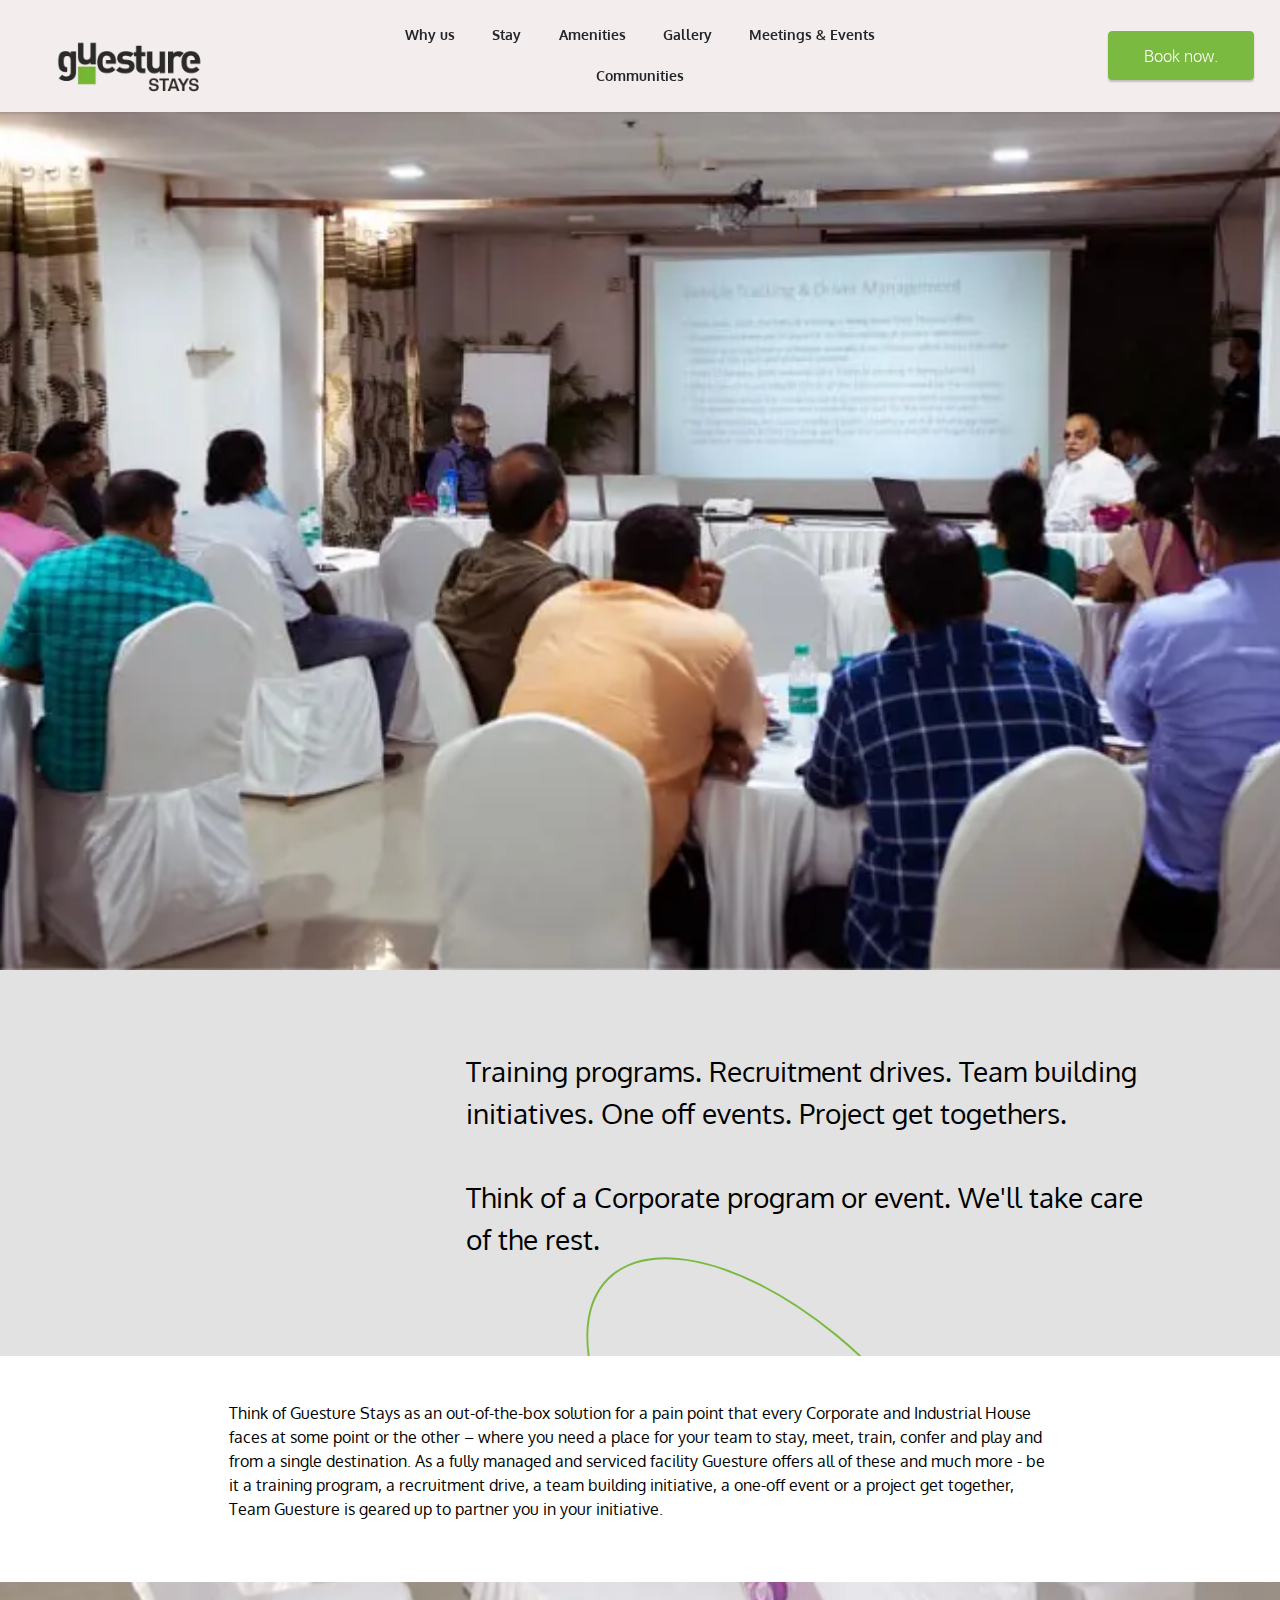
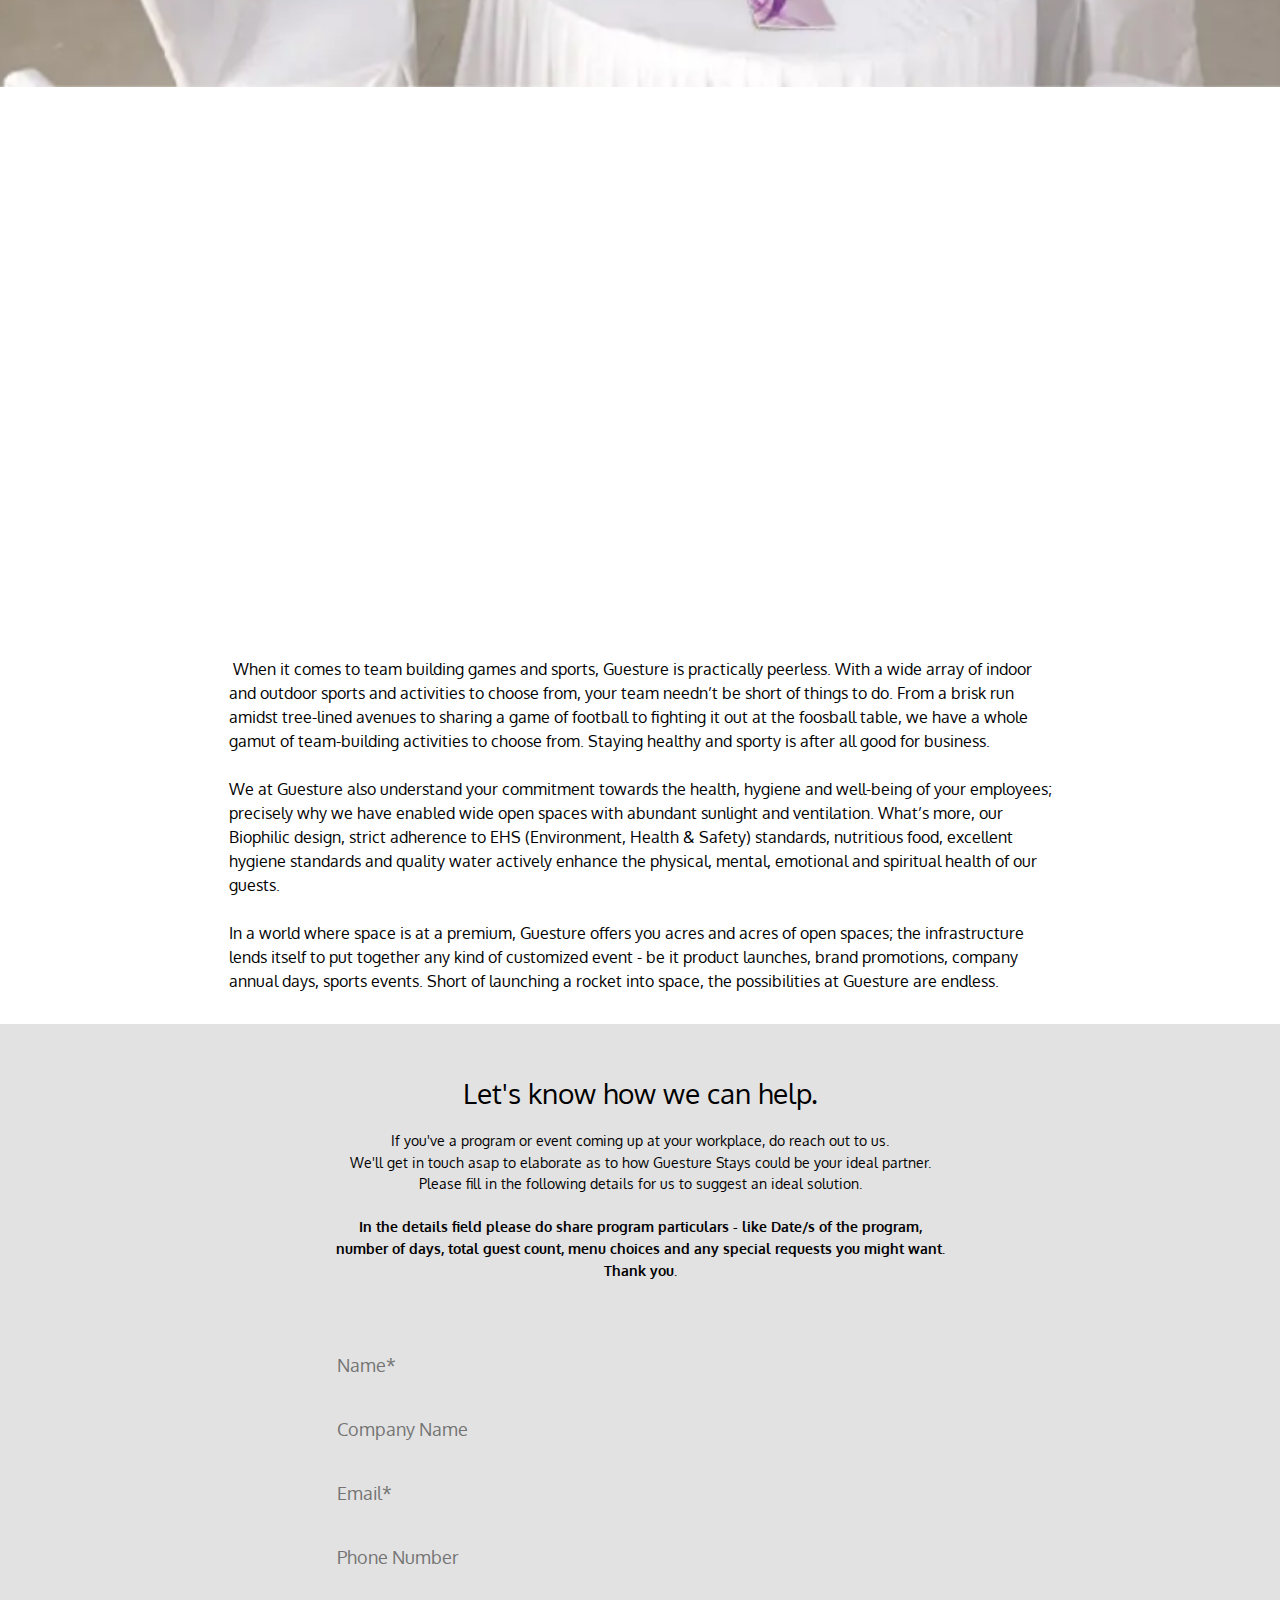
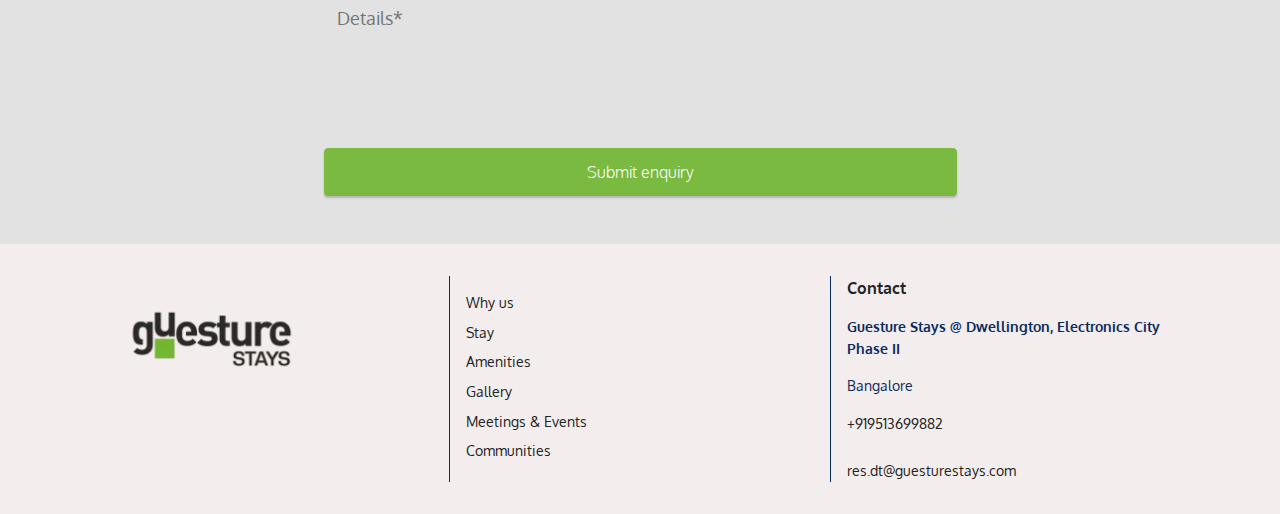
<file: meetingsandevents.html>
<!DOCTYPE html>
<html  >
<head>
  
  <meta charset="UTF-8">
  <meta http-equiv="X-UA-Compatible" content="IE=edge">
  
  <meta name="viewport" content="width=device-width, initial-scale=1, minimum-scale=1">
  <link rel="shortcut icon" href="assets/images/stayslogo-128x59.png" type="image/x-icon">
  <meta name="description" content="Think of Guesture Serviced Residences as an out-of-the-box solution for a pain point that every Corporate and Industrial House faces at some point or the other - be it a training program, a recruitment drive, a team building initiative, a one-off event or a project get together, Team Guesture is geared up to partner you in your initiative.">
  
  
  <title>Guesture Stays - Meetings & Events</title>
  <link rel="stylesheet" href="assets/bootstrap/css/bootstrap.min.css">
  <link rel="stylesheet" href="assets/bootstrap/css/bootstrap-grid.min.css">
  <link rel="stylesheet" href="assets/bootstrap/css/bootstrap-reboot.min.css">
  <link rel="stylesheet" href="assets/parallax/jarallax.css">
  <link rel="stylesheet" href="assets/dropdown/css/style.css">
  <link rel="stylesheet" href="assets/socicon/css/styles.css">
  <link rel="preload" href="https://fonts.googleapis.com/css?family=Oxygen:300,400,700&display=swap" as="style" onload="this.onload=null;this.rel='stylesheet'">
  <noscript><link rel="stylesheet" href="https://fonts.googleapis.com/css?family=Oxygen:300,400,700&display=swap"></noscript>
  <link rel="preload" href="https://fonts.googleapis.com/css?family=Outfit:100,200,300,400,500,600,700,800,900&display=swap" as="style" onload="this.onload=null;this.rel='stylesheet'">
  <noscript><link rel="stylesheet" href="https://fonts.googleapis.com/css?family=Outfit:100,200,300,400,500,600,700,800,900&display=swap"></noscript>
  <link rel="preload" as="style" href="assets/mobirise/css/mbr-additional.css"><link rel="stylesheet" href="assets/mobirise/css/mbr-additional.css" type="text/css">

  
  
  
</head>
<body>
  
  <section data-bs-version="5.1" class="menu menu1 shopm5 cid-tNP54K1Hzs" once="menu" id="amenu1-66">
    

    <nav class="navbar navbar-dropdown navbar-fixed-top navbar-expand-lg">
        <div class="container-fluid">
            <div class="navbar-brand">
                <span class="navbar-logo">
                    <a href="index.html">
                        <img src="assets/images/stayslogo-237x109.webp" alt="" style="height: 5.7rem;">
                    </a>
                </span>
                
            </div>
            <button class="navbar-toggler" type="button" data-toggle="collapse" data-bs-toggle="collapse" data-target="#navbarSupportedContent" data-bs-target="#navbarSupportedContent" aria-controls="navbarNavAltMarkup" aria-expanded="false" aria-label="Toggle navigation">
                <div class="hamburger">
                    <span></span>
                    <span></span>
                    <span></span>
                    <span></span>
                </div>
            </button>
            <div class="collapse navbar-collapse" id="navbarSupportedContent">
                <ul class="navbar-nav nav-dropdown" data-app-modern-menu="true"><li class="nav-item"><a class="nav-link link text-black text-primary display-4" href="whyus.html"><strong>Why us</strong></a></li>
                    <li class="nav-item"><a class="nav-link link text-black text-primary display-4" href="accommodation.html"><strong>Stay</strong></a></li>
                    <li class="nav-item"><a class="nav-link link text-black text-primary display-4" href="amenities.html"><strong>Amenities</strong></a></li><li class="nav-item"><a class="nav-link link text-black text-primary display-4" href="gallery.html"><strong>Gallery</strong></a></li><li class="nav-item"><a class="nav-link link text-black text-primary display-4" href="meetingsandevents.html"><strong>Meetings &amp; Events</strong></a></li><li class="nav-item"><a class="nav-link link text-black text-primary display-4" href="communities.html"><strong>Communities</strong></a></li></ul>
                <div class="navbar-buttons mbr-section-btn"><a class="btn btn-danger display-7" href="https://bookingengine.stayflexi.com/?hotel_id=24947" target="_blank">Book now.</a></div>
            </div>
        </div>
    </nav>
</section>

<section data-bs-version="5.1" class="header1 cid-tNQOZeQg6B mbr-fullscreen" id="header1-6b">
    

    

    <div class="container">
        <div class="row justify-content-center">
            <div class="col-12 col-lg-5">
                <div class="column">
                    <h1 class="mbr-section-title mbr-fonts-style mb-5 display-1"></h1>
                    
                    
                    
                </div>
            </div>
        </div>
    </div>
</section>

<section data-bs-version="5.1" class="content1 careerm5 cid-tPJXWFxKF7" id="content1-7y">

    

    
    

    <div class="container">
        <div class="row">
            <div class="col-12 col-lg-4">
                <div class="subtitle-wrapper">
                    
                </div>
            </div>
            <div class="col-12 col-lg-8">
                <div class="title-wrapper">
                    <h2 class="mbr-section-title mbr-fonts-style display-2"><div>Training programs. Recruitment drives. Team building initiatives. One off events. Project get togethers. </div><br><div>Think of a Corporate program or event.&nbsp;<span style="font-size: 1.75rem;">We'll take care of&nbsp;</span><span style="font-size: 1.75rem;">the rest.&nbsp;</span></div></h2>
                    
                </div>
            </div>
        </div>
    </div>
</section>

<section data-bs-version="5.1" class="offerm5 article7 cid-tNQROkag1S" id="article07-6e">
    

    
    
    <div class="container">
        <div class="row justify-content-center">
            <div class="col-sm-12 col-md-12 col-lg-9">
                
                <p class="mbr-text align-left mbr-fonts-style mbr-py-1 display-7">Think of Guesture Stays as an out-of-the-box solution for a pain point that every Corporate and Industrial House faces at some point or the other – where you need a place for your team to stay, meet, train, confer and play and from a single destination. As a fully managed and serviced facility Guesture offers all of these and much more - be it a training program, a recruitment drive, a team building initiative, a one-off event or a project get together, Team Guesture is geared up to partner you in your initiative.
                </p>
            </div>
        </div>
    </div>
</section>

<section data-bs-version="5.1" class="image1 churchm5 cid-tNQVjynXj2 mbr-parallax-background" id="image1-6m">

    

    
    

    <div class="container-fluid">
        <div class="row"></div>
    </div>
</section>

<section data-bs-version="5.1" class="offerm5 article7 cid-tNQVbjSk4B" id="article07-6l">
    

    
    
    <div class="container">
        <div class="row justify-content-center">
            <div class="col-sm-12 col-md-12 col-lg-9">
                
                <p class="mbr-text align-left mbr-fonts-style mbr-py-1 display-7">&nbsp;When it comes to team building games and sports, Guesture is practically peerless. With a wide array of indoor and outdoor sports and activities to choose from, your team needn’t be short of things to do. From a brisk run amidst tree-lined avenues to sharing a game of football to ﬁghting it out at the foosball table, we have a whole gamut of team-building activities to choose from. Staying healthy and sporty is after all good for business.
<br>
<br>We at Guesture also understand your commitment towards the health, hygiene and well-being of your employees; precisely why we have enabled wide open spaces with abundant sunlight and ventilation. What’s more, our Biophilic design, strict adherence to EHS (Environment, Health &amp; Safety) standards, nutritious food, excellent hygiene standards and quality water actively enhance the physical, mental, emotional and spiritual health of our guests.
<br>
<br>In a world where space is at a premium, Guesture offers you acres and acres of open spaces; the infrastructure lends itself to put together any kind of customized event - be it product launches, brand promotions, company annual days, sports events. Short of launching a rocket into space, the possibilities at Guesture are endless.&nbsp;</p>
            </div>
        </div>
    </div>
</section>

<section data-bs-version="5.1" class="form1 factm5 cid-tO7LYx5dnN" id="aform1-74">
    
    

    <div class="container">
        <div class="row justify-content-center">
            <div class="col-12 col-lg-7">
                <div class="mbr-section-head">
                    <h3 class="mbr-section-title mbr-fonts-style align-center display-2">
                        Let's know how we can help.</h3>
                    <h4 class="mbr-section-subtitle mbr-fonts-style align-center display-4">
                        If you've a program or event coming up at your workplace, do reach out to us.<br>We'll get in touch asap to elaborate as to how Guesture Stays could be your ideal partner.<br>Please fill in the following details for us to suggest an ideal solution.<br><br><strong>In the details field please do share program particulars - like Date/s of the program,</strong><br><strong>number of days, total guest count, menu choices and any special requests you might want.</strong><br><strong>Thank you.</strong></h4>
                </div>
                <div class="form-wrap">
                    <div class="mbr-form" data-form-type="formoid">
                        <form action="https://mobirise.eu/" method="POST" class="mbr-form form-with-styler mx-auto" data-form-title="Form Name"><input type="hidden" name="email" data-form-email="true" value="MxHIlZOtW/y5x85aSbeWuquH3fvGqt6wDUbxOYn+LWjJ/mT1ldrSuYfBM3hNBg6gSZiOQrI7rf/VKEdWJscI4eHzQQEwOZZDeOc2YIxUmz4emgfb+/fBPeG8uQNTRV32.tt2fjS3h6lXKt7XHsWs/SVypmokt0G0H7ROGtoIM/MPGcXuzSBEdWYRSVRTHsN/bXW4ZEmX9+HhbtdQ/wT67U+uNaszJNg2DxcCJ9hhZIanMoWHWfVjzzQUjzLuzNqi7">
                            <div class="row">
                                <div hidden="hidden" data-form-alert="" class="alert alert-success col-12">Thanks for the details. We will get in touch soon.</div>
                                <div hidden="hidden" data-form-alert-danger="" class="alert alert-danger col-12">
                                    Oops...! some problem!
                                </div>
                            </div>
                            <div class="dragArea row">
                                <div class="col-lg-12 col-md-12 col-sm-12 form-group mb-3" data-for="name">
                                    <input type="text" name="name" placeholder="Name*" data-form-field="name" class="form-control display-7" required="required" value="" id="name-aform1-74">
                                </div>
                                <div class="col-lg-12 col-md-12 col-sm-12 form-group mb-3" data-for="companyName">
                                    <input type="text" name="companyName" placeholder="Company Name" data-form-field="companyName" class="form-control display-7" value="" id="companyName-aform1-74">
                                </div>
                                <div class="col-lg-12 col-md-12 col-sm-12 form-group mb-3" data-for="email">
                                    <input type="email" name="email" placeholder="Email*" data-form-field="email" class="form-control display-7" required="required" value="" id="email-aform1-74">
                                </div>
                                <div class="col-lg-12 col-md-12 col-sm-12 form-group mb-3" data-for="phone">
                                    <input type="text" name="phone" placeholder="Phone Number" data-form-field="phone" class="form-control display-7" required="required" value="" id="phone-aform1-74">
                                </div>
                                
                                <div class="col-lg-12 col-md-12 col-sm-12 form-group mb-3" data-for="details">
                                    <textarea name="details" placeholder="Details*" data-form-field="details" class="form-control display-7" id="details-aform1-74"></textarea>
                                </div>
                                <div class="col-12 mbr-section-btn"><button type="submit" class="btn btn-info display-7">
                                        Submit enquiry</button></div>
                            </div>
                        </form>
                    </div>
                </div>
            </div>
        </div>
    </div>
</section>

<section data-bs-version="5.1" class="footer1 cid-tNP78MnLQ6" once="footers" id="footer1-67">

    

    

    <div class="container">
        <div class="row">
            <div class="col">
                <div class="media-wrap col-md-8 col">
                    <a href="index.html">
                        <img src="assets/images/stayslogo-222x102.webp" alt="">
                    </a>
                </div>
            </div>
            <div class="col border-left">
                <h5 class="mbr-section-subtitle mbr-fonts-style mb-3 display-7"></h5>
                <ul class="list mbr-fonts-style display-4">
                    <li class="mbr-text item-wrap my-2"><a href="whyus.html" class="text-black">Why us</a></li><a href="aboutus.html" class="text-primary">
                    </a><li class="mbr-text item-wrap my-2"><a href="accommodation.html" class="text-black">Stay</a></li>
                    <li class="mbr-text item-wrap my-2"><a href="amenities.html" class="text-black">Amenities</a></li><li class="mbr-text item-wrap my-2"><a href="gallery.html" class="text-black">Gallery</a></li><li class="mbr-text item-wrap my-2"><a href="meetingsandevents.html" class="text-black text-primary">Meetings &amp; Events</a></li><li class="mbr-text item-wrap my-2"><a href="communities.html" class="text-black">Communities</a></li>
                </ul>
            </div>
            <div class="col border-left">
                <h5 class="mbr-section-subtitle mbr-fonts-style mb-3 display-7">
                    <strong>Contact</strong>
                </h5>
                <ul class="list mbr-fonts-style display-4">
                    <li class="list item-wrap mb-3"><strong>
                        Guesture Stays @ Dwellington, Electronics City Phase II</strong></li><li class="list item-wrap mb-3">Bangalore</li>
                    <li class="listitem-wrap mb-1"><a href="tel:+919513699382" class="text-black">+919513699882</a></li>
                    <li class="list item-wrap"><br></li><li class="list item-wrap"><a href="mailto:res.dt@guesturestays.com" class="text-black">res.dt@guesturestays.com</a></li>
                </ul>
            </div>
            
            
        </div>
    </div>
</section>


<script src="assets/bootstrap/js/bootstrap.bundle.min.js"></script>
  <script src="assets/parallax/jarallax.js"></script>
  <script src="assets/smoothscroll/smooth-scroll.js"></script>
  <script src="assets/ytplayer/index.js"></script>
  <script src="assets/dropdown/js/navbar-dropdown.js"></script>
  <script src="assets/theme/js/script.js"></script>
  <script src="assets/formoid/formoid.min.js"></script>
  
  
  
</body>
</html>
</file>
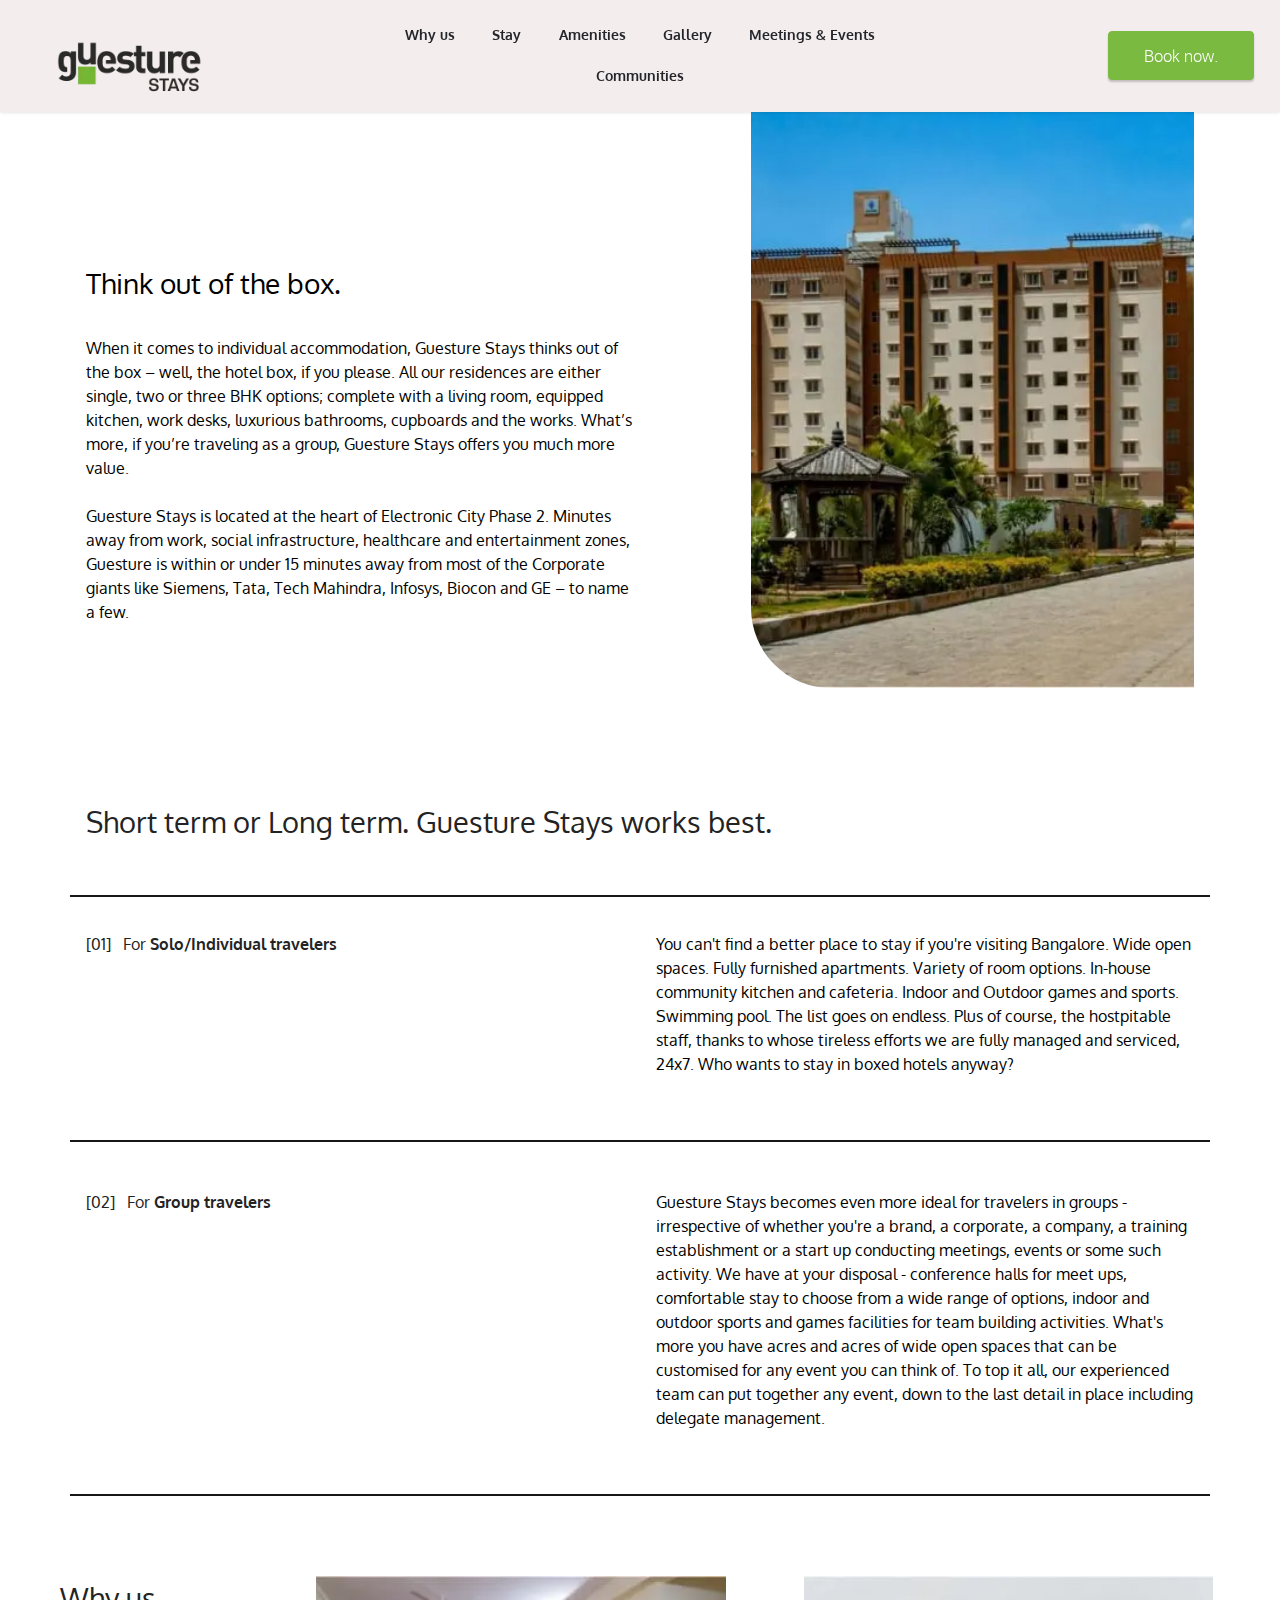
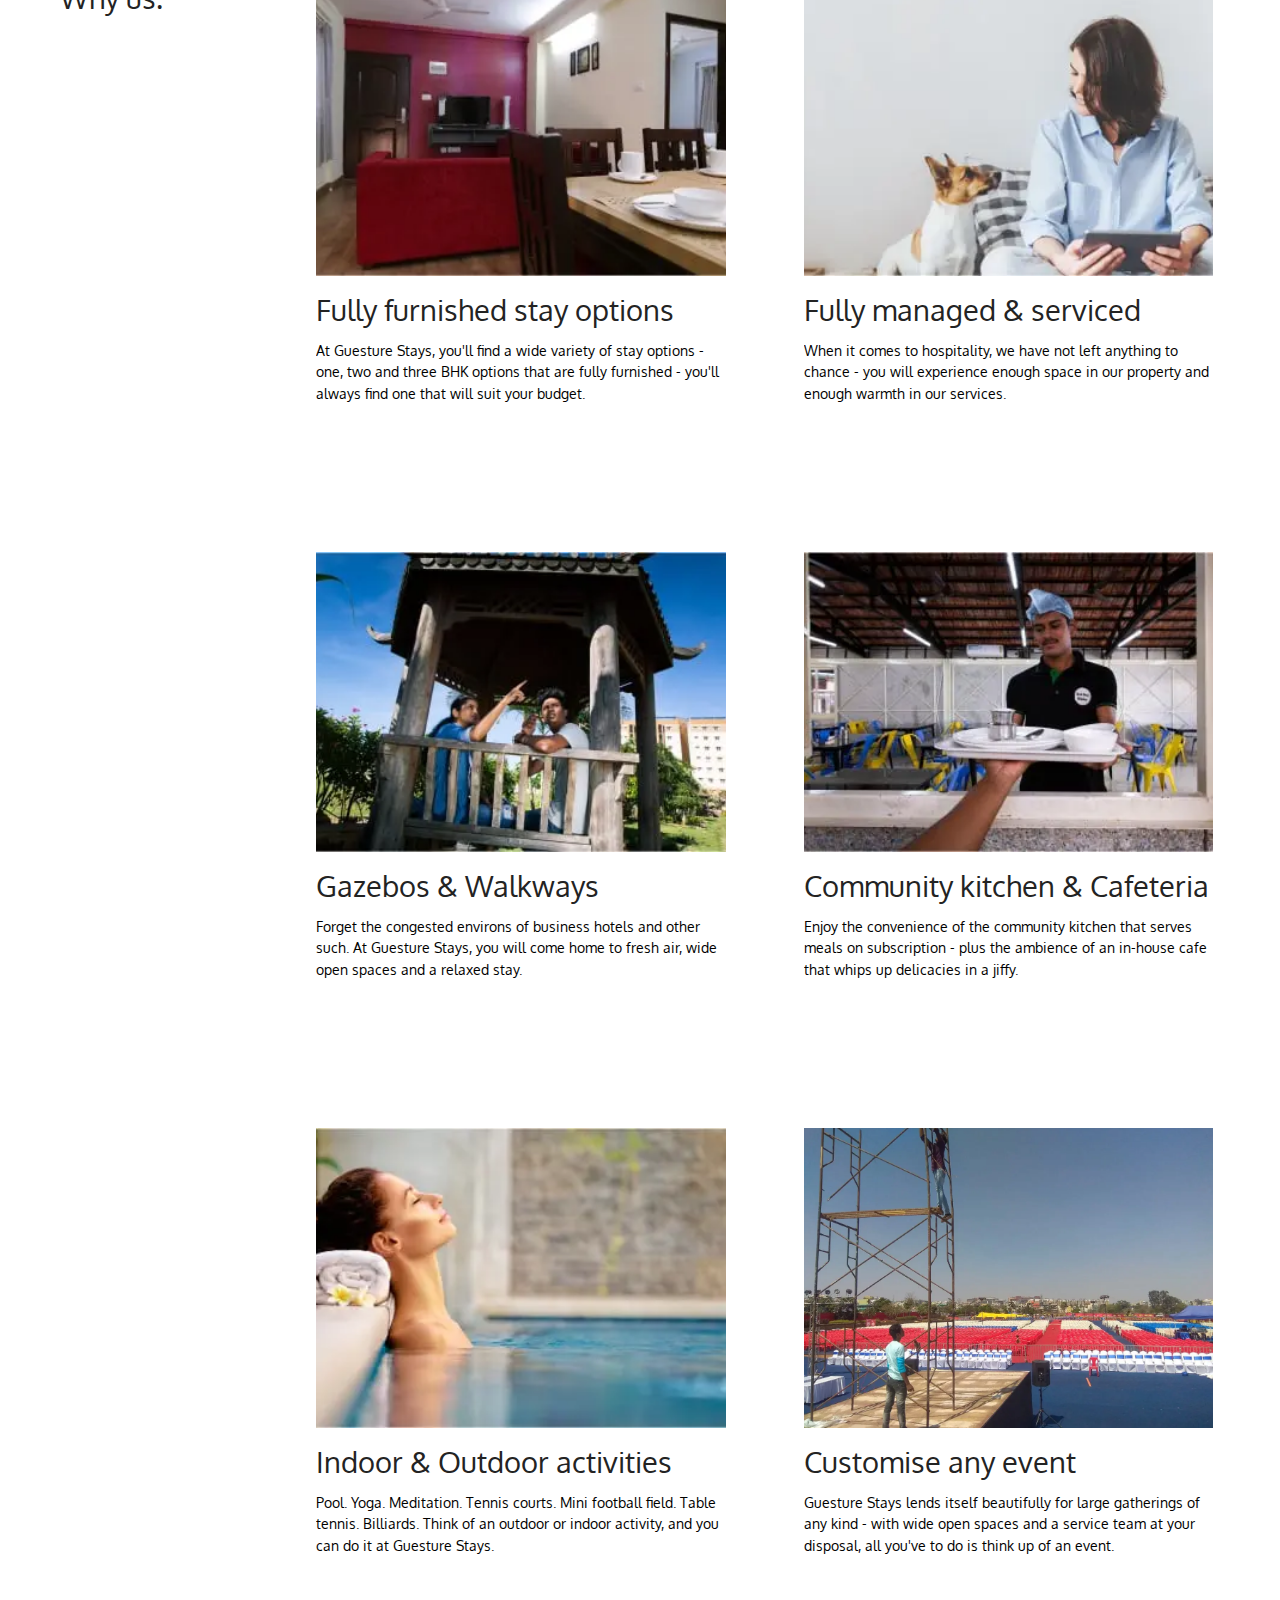
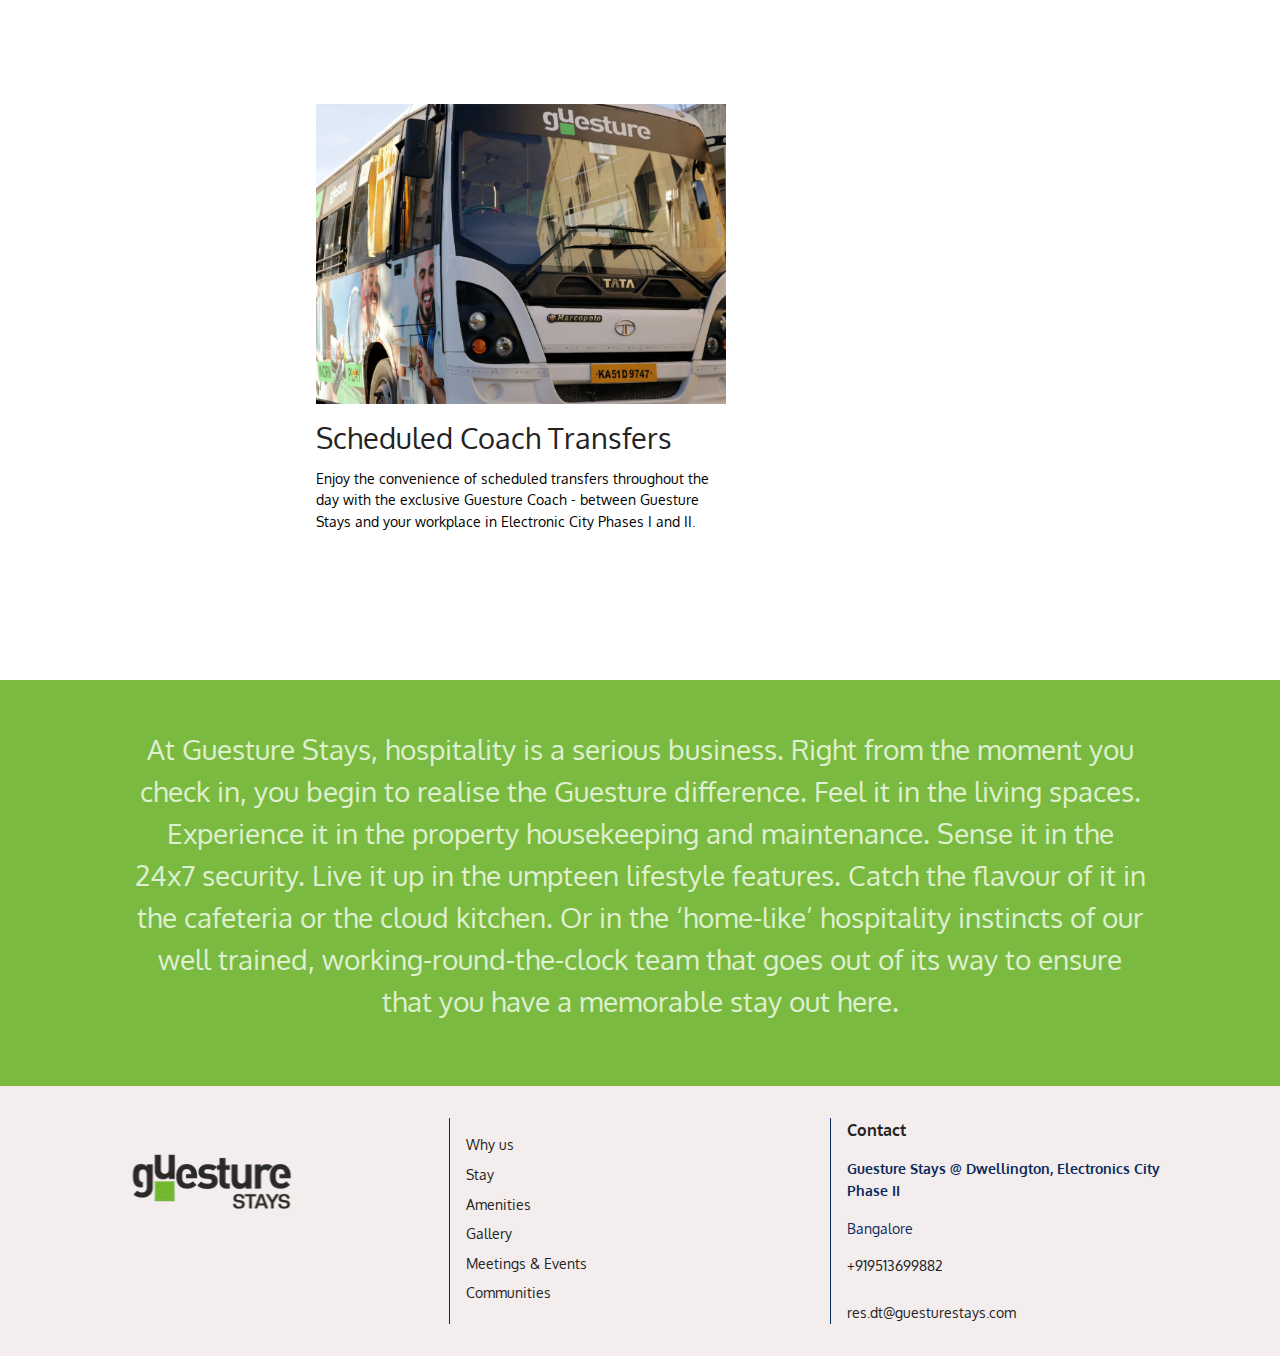
<file: whyus.html>
<!DOCTYPE html>
<html  >
<head>
  
  <meta charset="UTF-8">
  <meta http-equiv="X-UA-Compatible" content="IE=edge">
  
  <meta name="twitter:card" content="summary_large_image"/>
  <meta name="twitter:image:src" content="assets/images/whyus-meta.jpg">
  <meta property="og:image" content="assets/images/whyus-meta.jpg">
  <meta name="twitter:title" content="Guesture Stays - Why us">
  <meta name="viewport" content="width=device-width, initial-scale=1, minimum-scale=1">
  <link rel="shortcut icon" href="assets/images/stayslogo-128x59.png" type="image/x-icon">
  <meta name="description" content="When it comes to individual accommodation, Guesture thinks out of the box – well, the hotel box, if you please. All our residences are either single. two or three BHK options; complete with a living room, equipped kitchen, work desks, luxurious bathrooms, cupboards and the works. What’s more, if you’re traveling as a group, Guesture Service Residences offer you much more value.">
  
  
  <title>Guesture Stays - Why us</title>
  <link rel="stylesheet" href="assets/web/assets/mobirise-icons/mobirise-icons.css">
  <link rel="stylesheet" href="assets/bootstrap/css/bootstrap.min.css">
  <link rel="stylesheet" href="assets/bootstrap/css/bootstrap-grid.min.css">
  <link rel="stylesheet" href="assets/bootstrap/css/bootstrap-reboot.min.css">
  <link rel="stylesheet" href="assets/dropdown/css/style.css">
  <link rel="stylesheet" href="assets/socicon/css/styles.css">
  <link rel="preload" href="https://fonts.googleapis.com/css?family=Oxygen:300,400,700&display=swap" as="style" onload="this.onload=null;this.rel='stylesheet'">
  <noscript><link rel="stylesheet" href="https://fonts.googleapis.com/css?family=Oxygen:300,400,700&display=swap"></noscript>
  <link rel="preload" href="https://fonts.googleapis.com/css?family=Outfit:100,200,300,400,500,600,700,800,900&display=swap" as="style" onload="this.onload=null;this.rel='stylesheet'">
  <noscript><link rel="stylesheet" href="https://fonts.googleapis.com/css?family=Outfit:100,200,300,400,500,600,700,800,900&display=swap"></noscript>
  <link rel="preload" as="style" href="assets/mobirise/css/mbr-additional.css"><link rel="stylesheet" href="assets/mobirise/css/mbr-additional.css" type="text/css">

  
  
  
</head>
<body>
  
  <section data-bs-version="5.1" class="menu menu1 shopm5 cid-tNP54K1Hzs" once="menu" id="amenu1-36">
    

    <nav class="navbar navbar-dropdown navbar-fixed-top navbar-expand-lg">
        <div class="container-fluid">
            <div class="navbar-brand">
                <span class="navbar-logo">
                    <a href="index.html">
                        <img src="assets/images/stayslogo-237x109.webp" alt="" style="height: 5.7rem;">
                    </a>
                </span>
                
            </div>
            <button class="navbar-toggler" type="button" data-toggle="collapse" data-bs-toggle="collapse" data-target="#navbarSupportedContent" data-bs-target="#navbarSupportedContent" aria-controls="navbarNavAltMarkup" aria-expanded="false" aria-label="Toggle navigation">
                <div class="hamburger">
                    <span></span>
                    <span></span>
                    <span></span>
                    <span></span>
                </div>
            </button>
            <div class="collapse navbar-collapse" id="navbarSupportedContent">
                <ul class="navbar-nav nav-dropdown" data-app-modern-menu="true"><li class="nav-item"><a class="nav-link link text-black text-primary display-4" href="whyus.html"><strong>Why us</strong></a></li>
                    <li class="nav-item"><a class="nav-link link text-black text-primary display-4" href="accommodation.html"><strong>Stay</strong></a></li>
                    <li class="nav-item"><a class="nav-link link text-black text-primary display-4" href="amenities.html"><strong>Amenities</strong></a></li><li class="nav-item"><a class="nav-link link text-black text-primary display-4" href="gallery.html"><strong>Gallery</strong></a></li><li class="nav-item"><a class="nav-link link text-black text-primary display-4" href="meetingsandevents.html"><strong>Meetings &amp; Events</strong></a></li><li class="nav-item"><a class="nav-link link text-black text-primary display-4" href="communities.html"><strong>Communities</strong></a></li></ul>
                <div class="navbar-buttons mbr-section-btn"><a class="btn btn-danger display-7" href="https://bookingengine.stayflexi.com/?hotel_id=24947" target="_blank">Book now.</a></div>
            </div>
        </div>
    </nav>
</section>

<section data-bs-version="5.1" class="header14 cid-tNPAtkba08" id="header14-3p">
    
    


    

    <div class="container">
        <div class="row">
            <div class="col-12 col-lg mt-5 py-5 mt-lg-0 pt-lg-0">
                <div class="text-wrapper">
                    <h1 class="mbr-section-title mbr-fonts-style mb-4 display-2">Think out of the box.</h1>
                    <p class="mbr-text mbr-fonts-style display-7">
                        When it comes to individual accommodation, Guesture Stays thinks out of the box – well, the hotel box, if you please. All our residences are either single, two or three BHK options; complete with a living room, equipped kitchen, work desks, luxurious bathrooms, cupboards and the works. What’s more, if you’re traveling as a group, Guesture Stays offers you much more value.<br><br>Guesture Stays is located at the heart of Electronic City Phase 2. Minutes away from work, social infrastructure, healthcare and entertainment zones, Guesture is within or under 15 minutes away from most of the Corporate giants like Siemens, Tata, Tech Mahindra, Infosys, Biocon and GE – to name a few.&nbsp;<br>
                    </p>
                    
                </div>
            </div>
            <div class="col-12 col-lg-5">
                <div class="image-wrapper">
                    <img src="assets/images/whyus1-501x501.webp" alt="Guesture Stays Elevation">
                </div>
            </div>
        </div>
    </div>
</section>

<section data-bs-version="5.1" class="content1 cid-tOYv5jD0Fr" id="content1-7d">
    
    <div class="container">
        <div class="row justify-content-center">
            <div class="col-12">
                <h3 class="mbr-section-title mbr-fonts-style mb-3 mb-md-5 display-5">
                    Short term or Long term. Guesture Stays works best.</h3>
                
            </div>
            <div class="col-12 mt-1 content">
                <div class="row mb-3 mb-md-5 pb-md-5">
                    <h5 class="mbr-card-title mbr-fonts-style mb-md-4 col-12 col-md-6 display-7">
                        [01]&nbsp; &nbsp;For&nbsp;<strong>Solo/Individual travelers</strong></h5>
                    <p class="mbr-text mbr-fonts-style col-12 col-md-6 display-7">You can't find a better place to stay if you're visiting Bangalore. Wide open spaces. Fully furnished apartments. Variety of room options. In-house community kitchen and cafeteria. Indoor and Outdoor games and sports. Swimming pool. The list goes on endless. Plus of course, the hostpitable staff, thanks to whose tireless efforts we are fully managed and serviced, 24x7. Who wants to stay in boxed hotels anyway?</p>
                </div>
                <div class="row mb-3 mb-md-5 pb-md-5">
                    <h5 class="mbr-card-title mbr-fonts-style mb-md-4 col-12 col-md-6 display-7">
                        [02]&nbsp; &nbsp;For&nbsp;<strong>Group travelers</strong></h5>
                    <p class="mbr-text mbr-fonts-style col-12 col-md-6 display-7">Guesture Stays becomes even more ideal for travelers in groups - irrespective of whether you're a brand, a corporate, a company, a training establishment or a start up conducting meetings, events or some such activity. We have at your disposal - conference halls for meet ups, comfortable stay to choose from a wide range of options, indoor and outdoor sports and games facilities for team building activities. What's more you have acres and acres of wide open spaces that can be customised for any event you can think of. To top it all, our experienced team can put together any event, down to the last detail in place including delegate management.</p>
                </div>
                
                
                
            </div>
        </div>
    </div>
</section>

<section data-bs-version="5.1" class="features6 cid-tOYtAcPXle" id="features6-7a">
    
    
    <div class="container-fluid">
        <div class="row reverse">
            <div class="col-12 col-lg-2 stiker">
                <div class="mbr-section-head">
                    <h5 class="mbr-section-subtitle mbr-fonts-style mt-0 display-5">Why us.</h5>
                </div>
            </div>
            <div class="col-12 col-lg content  wrap">
                <div class="row">
                    <div class="item-wrap col-12 col-md-6 item features-image  bottom">
                        <div class="item-wrapper">
                            <div class="item-img">
                                <img src="assets/images/whyus2-451x251.webp" alt="Guesture Stays Living Room" data-slide-to="0" data-bs-slide-to="0">
                            </div>
                            <div class="item-content">
                                <h5 class="item-title mbr-fonts-style display-5">Fully furnished stay options</h5>
                                <p class="mbr-text mbr-fonts-style mt-2 display-4">At Guesture Stays, you'll find a wide variety of stay options - one, two and three BHK options that are fully furnished - you'll always find one that will suit your budget.</p>

                            </div>
                            
                        </div>
                    </div>
                    <div class="item-wrap col-12 col-md-6 item features-image  bottom">
                        <div class="item-wrapper">
                            <div class="item-img">
                                <img src="assets/images/whyus3-451x251.webp" alt="Guesture Stays - Fully Managed" data-slide-to="1" data-bs-slide-to="1">
                            </div>
                            <div class="item-content">
                                <h5 class="item-title mbr-fonts-style display-5">Fully managed &amp; serviced</h5>
                                <p class="mbr-text mbr-fonts-style mt-2 display-4">When it comes to hospitality, we have not left anything to chance - you will experience enough space in our property and enough warmth in our services.</p>

                            </div>
                            
                        </div>
                    </div>
                    <div class="item-wrap col-12 col-md-6 item features-image  bottom">
                        <div class="item-wrapper">
                            <div class="item-img">
                                <img src="assets/images/whyus4-451x251.webp" alt="Guesture Stays Gazebo" data-slide-to="2" data-bs-slide-to="2">
                            </div>
                            <div class="item-content">
                                <h5 class="item-title mbr-fonts-style display-5">Gazebos &amp; Walkways</h5>
                                <p class="mbr-text mbr-fonts-style mt-2 display-4">Forget the congested environs of business hotels and other such. At Guesture Stays, you will come home to fresh air, wide open spaces and a relaxed stay.</p>

                            </div>
                            
                        </div>
                    </div>
                    <div class="item-wrap col-12 col-md-6 item features-image  bottom">
                        <div class="item-wrapper">
                            <div class="item-img">
                                <img src="assets/images/whyus5-451x251.webp" alt="Guesture Stays Cafeteria" data-slide-to="3" data-bs-slide-to="3">
                            </div>
                            <div class="item-content">
                                <h5 class="item-title mbr-fonts-style display-5">Community kitchen &amp; Cafeteria</h5>
                                <p class="mbr-text mbr-fonts-style mt-2 display-4">Enjoy the convenience of the community kitchen that serves meals on subscription - plus the ambience of an in-house cafe that whips up delicacies in a jiffy.</p>

                            </div>
                            
                        </div>
                    </div>
                    <div class="item-wrap col-12 col-md-6 item features-image  bottom">
                        <div class="item-wrapper">
                            <div class="item-img">
                                <img src="assets/images/whyus6-451x251.webp" alt="Guesture Stays Pool" data-slide-to="4" data-bs-slide-to="4">
                            </div>
                            <div class="item-content">
                                <h5 class="item-title mbr-fonts-style display-5">Indoor &amp; Outdoor activities</h5>
                                <p class="mbr-text mbr-fonts-style mt-2 display-4">Pool. Yoga. Meditation. Tennis courts. Mini football field. Table tennis. Billiards. Think of an outdoor or indoor activity, and you can do it at Guesture Stays.</p>

                            </div>
                            
                        </div>
                    </div>
                    <div class="item-wrap col-12 col-md-6 item features-image  bottom">
                        <div class="item-wrapper">
                            <div class="item-img">
                                <img src="assets/images/img-20190315-110443-1147x860.webp" alt="Guesture Stays Events" data-slide-to="5" data-bs-slide-to="5">
                            </div>
                            <div class="item-content">
                                <h5 class="item-title mbr-fonts-style display-5">Customise any event</h5>
                                <p class="mbr-text mbr-fonts-style mt-2 display-4">Guesture Stays lends itself beautifully for large gatherings of any kind - with wide open spaces and a service team at your disposal, all you've to do is think up of an event.</p>

                            </div>
                            
                        </div>
                    </div><div class="item-wrap col-12 col-md-6 item features-image  bottom">
                        <div class="item-wrapper">
                            <div class="item-img">
                                <img src="assets/images/bus-2528x1646.webp" alt="Guesture Stays Coach Transfer" data-slide-to="6" data-bs-slide-to="6">
                            </div>
                            <div class="item-content">
                                <h5 class="item-title mbr-fonts-style display-5">Scheduled Coach Transfers</h5>
                                <p class="mbr-text mbr-fonts-style mt-2 display-4">Enjoy the convenience of scheduled transfers throughout the day with the exclusive Guesture Coach - between Guesture Stays and your workplace in Electronic City Phases I and II.</p>

                            </div>
                            
                        </div>
                    </div>
                </div>
            </div>
        </div>
    </div>
</section>

<section data-bs-version="5.1" class="artistm5 header3 cid-tOYNu7ZxmN" id="header03-7h">

    

    
    

    <div class="align-center container">
        <div class="row justify-content-center">
            <div class="col-12 col-lg-11">
                
                
                <p class="mbr-text mbr-fonts-style display-2">At Guesture Stays, hospitality is a serious business. Right from the moment you check in, you begin to realise the Guesture difference. Feel it in the living spaces. Experience it in the property housekeeping and maintenance. Sense it in the 24x7 security. Live it up in the umpteen lifestyle features. Catch the flavour of it in the cafeteria or the cloud kitchen. Or in the ‘home-like’ hospitality instincts of our well trained, working-round-the-clock team that goes out of its way to ensure that you have a memorable stay out here.<br></p>
                
            </div>
        </div>
    </div>
</section>

<section data-bs-version="5.1" class="footer1 cid-tNP78MnLQ6" once="footers" id="footer1-37">

    

    

    <div class="container">
        <div class="row">
            <div class="col">
                <div class="media-wrap col-md-8 col">
                    <a href="index.html">
                        <img src="assets/images/stayslogo-222x102.webp" alt="">
                    </a>
                </div>
            </div>
            <div class="col border-left">
                <h5 class="mbr-section-subtitle mbr-fonts-style mb-3 display-7"></h5>
                <ul class="list mbr-fonts-style display-4">
                    <li class="mbr-text item-wrap my-2"><a href="whyus.html" class="text-black">Why us</a></li><a href="aboutus.html" class="text-primary">
                    </a><li class="mbr-text item-wrap my-2"><a href="accommodation.html" class="text-black">Stay</a></li>
                    <li class="mbr-text item-wrap my-2"><a href="amenities.html" class="text-black">Amenities</a></li><li class="mbr-text item-wrap my-2"><a href="gallery.html" class="text-black">Gallery</a></li><li class="mbr-text item-wrap my-2"><a href="meetingsandevents.html" class="text-black text-primary">Meetings &amp; Events</a></li><li class="mbr-text item-wrap my-2"><a href="communities.html" class="text-black">Communities</a></li>
                </ul>
            </div>
            <div class="col border-left">
                <h5 class="mbr-section-subtitle mbr-fonts-style mb-3 display-7">
                    <strong>Contact</strong>
                </h5>
                <ul class="list mbr-fonts-style display-4">
                    <li class="list item-wrap mb-3"><strong>
                        Guesture Stays @ Dwellington, Electronics City Phase II</strong></li><li class="list item-wrap mb-3">Bangalore</li>
                    <li class="listitem-wrap mb-1"><a href="tel:+919513699382" class="text-black">+919513699882</a></li>
                    <li class="list item-wrap"><br></li><li class="list item-wrap"><a href="mailto:res.dt@guesturestays.com" class="text-black">res.dt@guesturestays.com</a></li>
                </ul>
            </div>
            
            
        </div>
    </div>
</section>


<script src="assets/bootstrap/js/bootstrap.bundle.min.js"></script>
  <script src="assets/smoothscroll/smooth-scroll.js"></script>
  <script src="assets/ytplayer/index.js"></script>
  <script src="assets/dropdown/js/navbar-dropdown.js"></script>
  <script src="assets/theme/js/script.js"></script>
  
  
  
</body>
</html>
</file>
<file: assets/web/assets/mobirise-icons2/mobirise2.css>
@font-face {
  font-family: 'Moririse2';
  font-display: swap;
  src:  url('mobirise2.eot?f2bix4');
  src:  url('mobirise2.eot?f2bix4#iefix') format('embedded-opentype'),
    url('mobirise2.ttf?f2bix4') format('truetype'),
    url('mobirise2.woff?f2bix4') format('woff'),
    url('mobirise2.svg?f2bix4#mobirise2') format('svg');
  font-weight: normal;
  font-style: normal;
}

[class^="mobi-"], [class*=" mobi-"] {
  /* use !important to prevent issues with browser extensions that change fonts */
  font-family: 'Moririse2' !important;
  speak: none;
  font-style: normal;
  font-weight: normal;
  font-variant: normal;
  text-transform: none;
  line-height: 1;

  /* Better Font Rendering =========== */
  -webkit-font-smoothing: antialiased;
  -moz-osx-font-smoothing: grayscale;
}

.mobi-mbri-add-submenu:before {
  content: "\e900";
}
.mobi-mbri-alert:before {
  content: "\e901";
}
.mobi-mbri-align-center:before {
  content: "\e902";
}
.mobi-mbri-align-justify:before {
  content: "\e903";
}
.mobi-mbri-align-left:before {
  content: "\e904";
}
.mobi-mbri-align-right:before {
  content: "\e905";
}
.mobi-mbri-android:before {
  content: "\e906";
}
.mobi-mbri-apple:before {
  content: "\e907";
}
.mobi-mbri-arrow-down:before {
  content: "\e908";
}
.mobi-mbri-arrow-next:before {
  content: "\e909";
}
.mobi-mbri-arrow-prev:before {
  content: "\e90a";
}
.mobi-mbri-arrow-up:before {
  content: "\e90b";
}
.mobi-mbri-bold:before {
  content: "\e90c";
}
.mobi-mbri-bookmark:before {
  content: "\e90d";
}
.mobi-mbri-bootstrap:before {
  content: "\e90e";
}
.mobi-mbri-briefcase:before {
  content: "\e90f";
}
.mobi-mbri-browse:before {
  content: "\e910";
}
.mobi-mbri-bulleted-list:before {
  content: "\e911";
}
.mobi-mbri-calendar:before {
  content: "\e912";
}
.mobi-mbri-camera:before {
  content: "\e913";
}
.mobi-mbri-cart-add:before {
  content: "\e914";
}
.mobi-mbri-cart-full:before {
  content: "\e915";
}
.mobi-mbri-cash:before {
  content: "\e916";
}
.mobi-mbri-change-style:before {
  content: "\e917";
}
.mobi-mbri-chat:before {
  content: "\e918";
}
.mobi-mbri-clock:before {
  content: "\e919";
}
.mobi-mbri-close:before {
  content: "\e91a";
}
.mobi-mbri-cloud:before {
  content: "\e91b";
}
.mobi-mbri-code:before {
  content: "\e91c";
}
.mobi-mbri-contact-form:before {
  content: "\e91d";
}
.mobi-mbri-credit-card:before {
  content: "\e91e";
}
.mobi-mbri-cursor-click:before {
  content: "\e91f";
}
.mobi-mbri-cust-feedback:before {
  content: "\e920";
}
.mobi-mbri-database:before {
  content: "\e921";
}
.mobi-mbri-delivery:before {
  content: "\e922";
}
.mobi-mbri-desktop:before {
  content: "\e923";
}
.mobi-mbri-devices:before {
  content: "\e924";
}
.mobi-mbri-down:before {
  content: "\e925";
}
.mobi-mbri-download-2:before {
  content: "\e926";
}
.mobi-mbri-download:before {
  content: "\e927";
}
.mobi-mbri-drag-n-drop-2:before {
  content: "\e928";
}
.mobi-mbri-drag-n-drop:before {
  content: "\e929";
}
.mobi-mbri-edit-2:before {
  content: "\e92a";
}
.mobi-mbri-edit:before {
  content: "\e92b";
}
.mobi-mbri-error:before {
  content: "\e92c";
}
.mobi-mbri-extension:before {
  content: "\e92d";
}
.mobi-mbri-features:before {
  content: "\e92e";
}
.mobi-mbri-file:before {
  content: "\e92f";
}
.mobi-mbri-flag:before {
  content: "\e930";
}
.mobi-mbri-folder:before {
  content: "\e931";
}
.mobi-mbri-gift:before {
  content: "\e932";
}
.mobi-mbri-github:before {
  content: "\e933";
}
.mobi-mbri-globe-2:before {
  content: "\e934";
}
.mobi-mbri-globe:before {
  content: "\e935";
}
.mobi-mbri-growing-chart:before {
  content: "\e936";
}
.mobi-mbri-hearth:before {
  content: "\e937";
}
.mobi-mbri-help:before {
  content: "\e938";
}
.mobi-mbri-home:before {
  content: "\e939";
}
.mobi-mbri-hot-cup:before {
  content: "\e93a";
}
.mobi-mbri-idea:before {
  content: "\e93b";
}
.mobi-mbri-image-gallery:before {
  content: "\e93c";
}
.mobi-mbri-image-slider:before {
  content: "\e93d";
}
.mobi-mbri-info:before {
  content: "\e93e";
}
.mobi-mbri-italic:before {
  content: "\e93f";
}
.mobi-mbri-key:before {
  content: "\e940";
}
.mobi-mbri-laptop:before {
  content: "\e941";
}
.mobi-mbri-layers:before {
  content: "\e942";
}
.mobi-mbri-left-right:before {
  content: "\e943";
}
.mobi-mbri-left:before {
  content: "\e944";
}
.mobi-mbri-letter:before {
  content: "\e945";
}
.mobi-mbri-like:before {
  content: "\e946";
}
.mobi-mbri-link:before {
  content: "\e947";
}
.mobi-mbri-lock:before {
  content: "\e948";
}
.mobi-mbri-login:before {
  content: "\e949";
}
.mobi-mbri-logout:before {
  content: "\e94a";
}
.mobi-mbri-magic-stick:before {
  content: "\e94b";
}
.mobi-mbri-map-pin:before {
  content: "\e94c";
}
.mobi-mbri-menu:before {
  content: "\e94d";
}
.mobi-mbri-mobile-2:before {
  content: "\e94e";
}
.mobi-mbri-mobile-horizontal:before {
  content: "\e94f";
}
.mobi-mbri-mobile:before {
  content: "\e950";
}
.mobi-mbri-mobirise:before {
  content: "\e951";
}
.mobi-mbri-more-horizontal:before {
  content: "\e952";
}
.mobi-mbri-more-vertical:before {
  content: "\e953";
}
.mobi-mbri-music:before {
  content: "\e954";
}
.mobi-mbri-new-file:before {
  content: "\e955";
}
.mobi-mbri-numbered-list:before {
  content: "\e956";
}
.mobi-mbri-opened-folder:before {
  content: "\e957";
}
.mobi-mbri-pages:before {
  content: "\e958";
}
.mobi-mbri-paper-plane:before {
  content: "\e959";
}
.mobi-mbri-paperclip:before {
  content: "\e95a";
}
.mobi-mbri-phone:before {
  content: "\e95b";
}
.mobi-mbri-photo:before {
  content: "\e95c";
}
.mobi-mbri-photos:before {
  content: "\e95d";
}
.mobi-mbri-pin:before {
  content: "\e95e";
}
.mobi-mbri-play:before {
  content: "\e95f";
}
.mobi-mbri-plus:before {
  content: "\e960";
}
.mobi-mbri-preview:before {
  content: "\e961";
}
.mobi-mbri-print:before {
  content: "\e962";
}
.mobi-mbri-protect:before {
  content: "\e963";
}
.mobi-mbri-question:before {
  content: "\e964";
}
.mobi-mbri-quote-left:before {
  content: "\e965";
}
.mobi-mbri-quote-right:before {
  content: "\e966";
}
.mobi-mbri-redo:before {
  content: "\e967";
}
.mobi-mbri-refresh:before {
  content: "\e968";
}
.mobi-mbri-responsive-2:before {
  content: "\e969";
}
.mobi-mbri-responsive:before {
  content: "\e96a";
}
.mobi-mbri-right:before {
  content: "\e96b";
}
.mobi-mbri-rocket:before {
  content: "\e96c";
}
.mobi-mbri-sad-face:before {
  content: "\e96d";
}
.mobi-mbri-sale:before {
  content: "\e96e";
}
.mobi-mbri-save:before {
  content: "\e96f";
}
.mobi-mbri-search:before {
  content: "\e970";
}
.mobi-mbri-setting-2:before {
  content: "\e971";
}
.mobi-mbri-setting-3:before {
  content: "\e972";
}
.mobi-mbri-setting:before {
  content: "\e973";
}
.mobi-mbri-share:before {
  content: "\e974";
}
.mobi-mbri-shopping-bag:before {
  content: "\e975";
}
.mobi-mbri-shopping-basket:before {
  content: "\e976";
}
.mobi-mbri-shopping-cart:before {
  content: "\e977";
}
.mobi-mbri-sites:before {
  content: "\e978";
}
.mobi-mbri-smile-face:before {
  content: "\e979";
}
.mobi-mbri-speed:before {
  content: "\e97a";
}
.mobi-mbri-star:before {
  content: "\e97b";
}
.mobi-mbri-success:before {
  content: "\e97c";
}
.mobi-mbri-sun:before {
  content: "\e97d";
}
.mobi-mbri-sun2:before {
  content: "\e97e";
}
.mobi-mbri-tablet-vertical:before {
  content: "\e97f";
}
.mobi-mbri-tablet:before {
  content: "\e980";
}
.mobi-mbri-target:before {
  content: "\e981";
}
.mobi-mbri-timer:before {
  content: "\e982";
}
.mobi-mbri-to-ftp:before {
  content: "\e983";
}
.mobi-mbri-to-local-drive:before {
  content: "\e984";
}
.mobi-mbri-touch-swipe:before {
  content: "\e985";
}
.mobi-mbri-touch:before {
  content: "\e986";
}
.mobi-mbri-trash:before {
  content: "\e987";
}
.mobi-mbri-underline:before {
  content: "\e988";
}
.mobi-mbri-undo:before {
  content: "\e989";
}
.mobi-mbri-unlink:before {
  content: "\e98a";
}
.mobi-mbri-unlock:before {
  content: "\e98b";
}
.mobi-mbri-up-down:before {
  content: "\e98c";
}
.mobi-mbri-up:before {
  content: "\e98d";
}
.mobi-mbri-update:before {
  content: "\e98e";
}
.mobi-mbri-upload-2:before {
  content: "\e98f";
}
.mobi-mbri-upload:before {
  content: "\e990";
}
.mobi-mbri-user-2:before {
  content: "\e991";
}
.mobi-mbri-user:before {
  content: "\e992";
}
.mobi-mbri-users:before {
  content: "\e993";
}
.mobi-mbri-video-play:before {
  content: "\e994";
}
.mobi-mbri-video:before {
  content: "\e995";
}
.mobi-mbri-watch:before {
  content: "\e996";
}
.mobi-mbri-website-theme-2:before {
  content: "\e997";
}
.mobi-mbri-website-theme:before {
  content: "\e998";
}
.mobi-mbri-wifi:before {
  content: "\e999";
}
.mobi-mbri-windows:before {
  content: "\e99a";
}
.mobi-mbri-zoom-in:before {
  content: "\e99b";
}
.mobi-mbri-zoom-out:before {
  content: "\e99c";
}
</file>
<file: assets/dropdown/css/style.css>
.navbar-dropdown {
  left: 0;
  padding: 0;
  position: absolute;
  right: 0;
  top: 0;
  transition: all 0.45s ease;
  z-index: 1030;
  background: #282828; }
  .navbar-dropdown .navbar-logo {
    margin-right: 0.8rem;
    transition: margin 0.3s ease-in-out;
    vertical-align: middle; }
    .navbar-dropdown .navbar-logo img {
      height: 3.125rem;
      transition: all 0.3s ease-in-out; }
    .navbar-dropdown .navbar-logo.mbr-iconfont {
      font-size: 3.125rem;
      line-height: 3.125rem; }
  .navbar-dropdown .navbar-caption {
    font-weight: 700;
    white-space: normal;
    vertical-align: -4px;
    line-height: 3.125rem !important; }
    .navbar-dropdown .navbar-caption, .navbar-dropdown .navbar-caption:hover {
      color: inherit;
      text-decoration: none; }
  .navbar-dropdown .mbr-iconfont + .navbar-caption {
    vertical-align: -1px; }
  .navbar-dropdown.navbar-fixed-top {
    position: fixed; }
  .navbar-dropdown .navbar-brand span {
    vertical-align: -4px; }
  .navbar-dropdown.bg-color.transparent {
    background: none; }
  .navbar-dropdown.navbar-short .navbar-brand {
    padding: 0.625rem 0; }
    .navbar-dropdown.navbar-short .navbar-brand span {
      vertical-align: -1px; }
  .navbar-dropdown.navbar-short .navbar-caption {
    line-height: 2.375rem !important;
    vertical-align: -2px; }
  .navbar-dropdown.navbar-short .navbar-logo {
    margin-right: 0.5rem; }
    .navbar-dropdown.navbar-short .navbar-logo img {
      height: 2.375rem; }
    .navbar-dropdown.navbar-short .navbar-logo.mbr-iconfont {
      font-size: 2.375rem;
      line-height: 2.375rem; }
  .navbar-dropdown.navbar-short .mbr-table-cell {
    height: 3.625rem; }
  .navbar-dropdown .navbar-close {
    left: 0.6875rem;
    position: fixed;
    top: 0.75rem;
    z-index: 1000; }
  .navbar-dropdown .hamburger-icon {
    content: "";
    display: inline-block;
    vertical-align: middle;
    width: 16px;
    -webkit-box-shadow: 0 -6px 0 1px #282828,0 0 0 1px #282828,0 6px 0 1px #282828;
    -moz-box-shadow: 0 -6px 0 1px #282828,0 0 0 1px #282828,0 6px 0 1px #282828;
    box-shadow: 0 -6px 0 1px #282828,0 0 0 1px #282828,0 6px 0 1px #282828; }

.dropdown-menu .dropdown-toggle[data-toggle="dropdown-submenu"]::after {
  border-bottom: 0.35em solid transparent;
  border-left: 0.35em solid;
  border-right: 0;
  border-top: 0.35em solid transparent;
  margin-left: 0.3rem; }

.dropdown-menu .dropdown-item:focus {
  outline: 0; }

.nav-dropdown {
  font-size: 0.75rem;
  font-weight: 500;
  height: auto !important; }
  .nav-dropdown .nav-btn {
    padding-left: 1rem; }
  .nav-dropdown .link {
    margin: .667em 1.667em;
    font-weight: 500;
    padding: 0;
    transition: color .2s ease-in-out; }
    .nav-dropdown .link.dropdown-toggle {
      margin-right: 2.583em; }
      .nav-dropdown .link.dropdown-toggle::after {
        margin-left: .25rem;
        border-top: 0.35em solid;
        border-right: 0.35em solid transparent;
        border-left: 0.35em solid transparent;
        border-bottom: 0; }
      .nav-dropdown .link.dropdown-toggle[aria-expanded="true"] {
        margin: 0;
        padding: 0.667em 3.263em  0.667em 1.667em; }
  .nav-dropdown .link::after,
  .nav-dropdown .dropdown-item::after {
    color: inherit; }
  .nav-dropdown .btn {
    font-size: 0.75rem;
    font-weight: 700;
    letter-spacing: 0;
    margin-bottom: 0;
    padding-left: 1.25rem;
    padding-right: 1.25rem; }
  .nav-dropdown .dropdown-menu {
    border-radius: 0;
    border: 0;
    left: 0;
    margin: 0;
    padding-bottom: 1.25rem;
    padding-top: 1.25rem;
    position: relative; }
  .nav-dropdown .dropdown-submenu {
    margin-left: 0.125rem;
    top: 0; }
  .nav-dropdown .dropdown-item {
    font-weight: 500;
    line-height: 2;
    padding: 0.3846em 4.615em 0.3846em 1.5385em;
    position: relative;
    transition: color .2s ease-in-out, background-color .2s ease-in-out; }
    .nav-dropdown .dropdown-item::after {
      margin-top: -0.3077em;
      position: absolute;
      right: 1.1538em;
      top: 50%; }
    .nav-dropdown .dropdown-item:focus, .nav-dropdown .dropdown-item:hover {
      background: none; }

@media (max-width: 767px) {
  .nav-dropdown.navbar-toggleable-sm {
    bottom: 0;
    display: none;
    left: 0;
    overflow-x: hidden;
    position: fixed;
    top: 0;
    transform: translateX(-100%);
    -ms-transform: translateX(-100%);
    -webkit-transform: translateX(-100%);
    width: 18.75rem;
    z-index: 999; } }
.nav-dropdown.navbar-toggleable-xl {
  bottom: 0;
  display: none;
  left: 0;
  overflow-x: hidden;
  position: fixed;
  top: 0;
  transform: translateX(-100%);
  -ms-transform: translateX(-100%);
  -webkit-transform: translateX(-100%);
  width: 18.75rem;
  z-index: 999; }

.nav-dropdown-sm {
  display: block !important;
  overflow-x: hidden;
  overflow: auto;
  padding-top: 3.875rem; }
  .nav-dropdown-sm::after {
    content: "";
    display: block;
    height: 3rem;
    width: 100%; }
  .nav-dropdown-sm.collapse.in ~ .navbar-close {
    display: block !important; }
  .nav-dropdown-sm.collapsing, .nav-dropdown-sm.collapse.in {
    transform: translateX(0);
    -ms-transform: translateX(0);
    -webkit-transform: translateX(0);
    transition: all 0.25s ease-out;
    -webkit-transition: all 0.25s ease-out;
    background: #282828; }
  .nav-dropdown-sm.collapsing[aria-expanded="false"] {
    transform: translateX(-100%);
    -ms-transform: translateX(-100%);
    -webkit-transform: translateX(-100%); }
  .nav-dropdown-sm .nav-item {
    display: block;
    margin-left: 0 !important;
    padding-left: 0; }
  .nav-dropdown-sm .link,
  .nav-dropdown-sm .dropdown-item {
    border-top: 1px dotted rgba(255, 255, 255, 0.1);
    font-size: 0.8125rem;
    line-height: 1.6;
    margin: 0 !important;
    padding: 0.875rem 2.4rem 0.875rem 1.5625rem !important;
    position: relative;
    white-space: normal; }
    .nav-dropdown-sm .link:focus, .nav-dropdown-sm .link:hover,
    .nav-dropdown-sm .dropdown-item:focus,
    .nav-dropdown-sm .dropdown-item:hover {
      background: rgba(0, 0, 0, 0.2) !important;
      color: #c0a375; }
  .nav-dropdown-sm .nav-btn {
    position: relative;
    padding: 1.5625rem 1.5625rem 0 1.5625rem; }
    .nav-dropdown-sm .nav-btn::before {
      border-top: 1px dotted rgba(255, 255, 255, 0.1);
      content: "";
      left: 0;
      position: absolute;
      top: 0;
      width: 100%; }
    .nav-dropdown-sm .nav-btn + .nav-btn {
      padding-top: 0.625rem; }
      .nav-dropdown-sm .nav-btn + .nav-btn::before {
        display: none; }
  .nav-dropdown-sm .btn {
    padding: 0.625rem 0; }
  .nav-dropdown-sm .dropdown-toggle[data-toggle="dropdown-submenu"]::after {
    margin-left: .25rem;
    border-top: 0.35em solid;
    border-right: 0.35em solid transparent;
    border-left: 0.35em solid transparent;
    border-bottom: 0; }
  .nav-dropdown-sm .dropdown-toggle[data-toggle="dropdown-submenu"][aria-expanded="true"]::after {
    border-top: 0;
    border-right: 0.35em solid transparent;
    border-left: 0.35em solid transparent;
    border-bottom: 0.35em solid; }
  .nav-dropdown-sm .dropdown-menu {
    margin: 0;
    padding: 0;
    position: relative;
    top: 0;
    left: 0;
    width: 100%;
    border: 0;
    float: none;
    border-radius: 0;
    background: none; }
  .nav-dropdown-sm .dropdown-submenu {
    left: 100%;
    margin-left: 0.125rem;
    margin-top: -1.25rem;
    top: 0; }

.navbar-toggleable-sm .nav-dropdown .dropdown-menu {
  position: absolute; }

.navbar-toggleable-sm .nav-dropdown .dropdown-submenu {
  left: 100%;
  margin-left: 0.125rem;
  margin-top: -1.25rem;
  top: 0; }

.navbar-toggleable-sm.opened .nav-dropdown .dropdown-menu {
  position: relative; }

.navbar-toggleable-sm.opened .nav-dropdown .dropdown-submenu {
  left: 0;
  margin-left: 00rem;
  margin-top: 0rem;
  top: 0; }

.is-builder .nav-dropdown.collapsing {
  transition: none !important; }
</file>
<file: assets/socicon/css/styles.css>
@charset "UTF-8";

@font-face {
  font-family: 'Socicon';
  src:  url('../fonts/socicon.eot');
  src:  url('../fonts/socicon.eot?#iefix') format('embedded-opentype'),
    url('../fonts/socicon.woff2') format('woff2'),
    url('../fonts/socicon.ttf') format('truetype'),
    url('../fonts/socicon.woff') format('woff'),
    url('../fonts/socicon.svg#socicon') format('svg');
  font-weight: normal;
  font-style: normal;
  font-display: swap;
}

[data-icon]:before {
  font-family: "socicon" !important;
  content: attr(data-icon);
  font-style: normal !important;
  font-weight: normal !important;
  font-variant: normal !important;
  text-transform: none !important;
  speak: none;
  line-height: 1;
  -webkit-font-smoothing: antialiased;
  -moz-osx-font-smoothing: grayscale;
}

[class^="socicon-"], [class*=" socicon-"] {
  /* use !important to prevent issues with browser extensions that change fonts */
  font-family: 'Socicon' !important;
  speak: none;
  font-style: normal;
  font-weight: normal;
  font-variant: normal;
  text-transform: none;
  line-height: 1;

  /* Better Font Rendering =========== */
  -webkit-font-smoothing: antialiased;
  -moz-osx-font-smoothing: grayscale;
}

.socicon-eitaa:before {
  content: "\e97c";
}
.socicon-soroush:before {
  content: "\e97d";
}
.socicon-bale:before {
  content: "\e97e";
}
.socicon-zazzle:before {
  content: "\e97b";
}
.socicon-society6:before {
  content: "\e97a";
}
.socicon-redbubble:before {
  content: "\e979";
}
.socicon-avvo:before {
  content: "\e978";
}
.socicon-stitcher:before {
  content: "\e977";
}
.socicon-googlehangouts:before {
  content: "\e974";
}
.socicon-dlive:before {
  content: "\e975";
}
.socicon-vsco:before {
  content: "\e976";
}
.socicon-flipboard:before {
  content: "\e973";
}
.socicon-ubuntu:before {
  content: "\e958";
}
.socicon-artstation:before {
  content: "\e959";
}
.socicon-invision:before {
  content: "\e95a";
}
.socicon-torial:before {
  content: "\e95b";
}
.socicon-collectorz:before {
  content: "\e95c";
}
.socicon-seenthis:before {
  content: "\e95d";
}
.socicon-googleplaymusic:before {
  content: "\e95e";
}
.socicon-debian:before {
  content: "\e95f";
}
.socicon-filmfreeway:before {
  content: "\e960";
}
.socicon-gnome:before {
  content: "\e961";
}
.socicon-itchio:before {
  content: "\e962";
}
.socicon-jamendo:before {
  content: "\e963";
}
.socicon-mix:before {
  content: "\e964";
}
.socicon-sharepoint:before {
  content: "\e965";
}
.socicon-tinder:before {
  content: "\e966";
}
.socicon-windguru:before {
  content: "\e967";
}
.socicon-cdbaby:before {
  content: "\e968";
}
.socicon-elementaryos:before {
  content: "\e969";
}
.socicon-stage32:before {
  content: "\e96a";
}
.socicon-tiktok:before {
  content: "\e96b";
}
.socicon-gitter:before {
  content: "\e96c";
}
.socicon-letterboxd:before {
  content: "\e96d";
}
.socicon-threema:before {
  content: "\e96e";
}
.socicon-splice:before {
  content: "\e96f";
}
.socicon-metapop:before {
  content: "\e970";
}
.socicon-naver:before {
  content: "\e971";
}
.socicon-remote:before {
  content: "\e972";
}
.socicon-internet:before {
  content: "\e957";
}
.socicon-moddb:before {
  content: "\e94b";
}
.socicon-indiedb:before {
  content: "\e94c";
}
.socicon-traxsource:before {
  content: "\e94d";
}
.socicon-gamefor:before {
  content: "\e94e";
}
.socicon-pixiv:before {
  content: "\e94f";
}
.socicon-myanimelist:before {
  content: "\e950";
}
.socicon-blackberry:before {
  content: "\e951";
}
.socicon-wickr:before {
  content: "\e952";
}
.socicon-spip:before {
  content: "\e953";
}
.socicon-napster:before {
  content: "\e954";
}
.socicon-beatport:before {
  content: "\e955";
}
.socicon-hackerone:before {
  content: "\e956";
}
.socicon-hackernews:before {
  content: "\e946";
}
.socicon-smashwords:before {
  content: "\e947";
}
.socicon-kobo:before {
  content: "\e948";
}
.socicon-bookbub:before {
  content: "\e949";
}
.socicon-mailru:before {
  content: "\e94a";
}
.socicon-gitlab:before {
  content: "\e945";
}
.socicon-instructables:before {
  content: "\e944";
}
.socicon-portfolio:before {
  content: "\e943";
}
.socicon-codered:before {
  content: "\e940";
}
.socicon-origin:before {
  content: "\e941";
}
.socicon-nextdoor:before {
  content: "\e942";
}
.socicon-udemy:before {
  content: "\e93f";
}
.socicon-livemaster:before {
  content: "\e93e";
}
.socicon-crunchbase:before {
  content: "\e93b";
}
.socicon-homefy:before {
  content: "\e93c";
}
.socicon-calendly:before {
  content: "\e93d";
}
.socicon-realtor:before {
  content: "\e90f";
}
.socicon-tidal:before {
  content: "\e910";
}
.socicon-qobuz:before {
  content: "\e911";
}
.socicon-natgeo:before {
  content: "\e912";
}
.socicon-mastodon:before {
  content: "\e913";
}
.socicon-unsplash:before {
  content: "\e914";
}
.socicon-homeadvisor:before {
  content: "\e915";
}
.socicon-angieslist:before {
  content: "\e916";
}
.socicon-codepen:before {
  content: "\e917";
}
.socicon-slack:before {
  content: "\e918";
}
.socicon-openaigym:before {
  content: "\e919";
}
.socicon-logmein:before {
  content: "\e91a";
}
.socicon-fiverr:before {
  content: "\e91b";
}
.socicon-gotomeeting:before {
  content: "\e91c";
}
.socicon-aliexpress:before {
  content: "\e91d";
}
.socicon-guru:before {
  content: "\e91e";
}
.socicon-appstore:before {
  content: "\e91f";
}
.socicon-homes:before {
  content: "\e920";
}
.socicon-zoom:before {
  content: "\e921";
}
.socicon-alibaba:before {
  content: "\e922";
}
.socicon-craigslist:before {
  content: "\e923";
}
.socicon-wix:before {
  content: "\e924";
}
.socicon-redfin:before {
  content: "\e925";
}
.socicon-googlecalendar:before {
  content: "\e926";
}
.socicon-shopify:before {
  content: "\e927";
}
.socicon-freelancer:before {
  content: "\e928";
}
.socicon-seedrs:before {
  content: "\e929";
}
.socicon-bing:before {
  content: "\e92a";
}
.socicon-doodle:before {
  content: "\e92b";
}
.socicon-bonanza:before {
  content: "\e92c";
}
.socicon-squarespace:before {
  content: "\e92d";
}
.socicon-toptal:before {
  content: "\e92e";
}
.socicon-gust:before {
  content: "\e92f";
}
.socicon-ask:before {
  content: "\e930";
}
.socicon-trulia:before {
  content: "\e931";
}
.socicon-loomly:before {
  content: "\e932";
}
.socicon-ghost:before {
  content: "\e933";
}
.socicon-upwork:before {
  content: "\e934";
}
.socicon-fundable:before {
  content: "\e935";
}
.socicon-booking:before {
  content: "\e936";
}
.socicon-googlemaps:before {
  content: "\e937";
}
.socicon-zillow:before {
  content: "\e938";
}
.socicon-niconico:before {
  content: "\e939";
}
.socicon-toneden:before {
  content: "\e93a";
}
.socicon-augment:before {
  content: "\e908";
}
.socicon-bitbucket:before {
  content: "\e909";
}
.socicon-fyuse:before {
  content: "\e90a";
}
.socicon-yt-gaming:before {
  content: "\e90b";
}
.socicon-sketchfab:before {
  content: "\e90c";
}
.socicon-mobcrush:before {
  content: "\e90d";
}
.socicon-microsoft:before {
  content: "\e90e";
}
.socicon-pandora:before {
  content: "\e907";
}
.socicon-messenger:before {
  content: "\e906";
}
.socicon-gamewisp:before {
  content: "\e905";
}
.socicon-bloglovin:before {
  content: "\e904";
}
.socicon-tunein:before {
  content: "\e903";
}
.socicon-gamejolt:before {
  content: "\e901";
}
.socicon-trello:before {
  content: "\e902";
}
.socicon-spreadshirt:before {
  content: "\e900";
}
.socicon-500px:before {
  content: "\e000";
}
.socicon-8tracks:before {
  content: "\e001";
}
.socicon-airbnb:before {
  content: "\e002";
}
.socicon-alliance:before {
  content: "\e003";
}
.socicon-amazon:before {
  content: "\e004";
}
.socicon-amplement:before {
  content: "\e005";
}
.socicon-android:before {
  content: "\e006";
}
.socicon-angellist:before {
  content: "\e007";
}
.socicon-apple:before {
  content: "\e008";
}
.socicon-appnet:before {
  content: "\e009";
}
.socicon-baidu:before {
  content: "\e00a";
}
.socicon-bandcamp:before {
  content: "\e00b";
}
.socicon-battlenet:before {
  content: "\e00c";
}
.socicon-mixer:before {
  content: "\e00d";
}
.socicon-bebee:before {
  content: "\e00e";
}
.socicon-bebo:before {
  content: "\e00f";
}
.socicon-behance:before {
  content: "\e010";
}
.socicon-blizzard:before {
  content: "\e011";
}
.socicon-blogger:before {
  content: "\e012";
}
.socicon-buffer:before {
  content: "\e013";
}
.socicon-chrome:before {
  content: "\e014";
}
.socicon-coderwall:before {
  content: "\e015";
}
.socicon-curse:before {
  content: "\e016";
}
.socicon-dailymotion:before {
  content: "\e017";
}
.socicon-deezer:before {
  content: "\e018";
}
.socicon-delicious:before {
  content: "\e019";
}
.socicon-deviantart:before {
  content: "\e01a";
}
.socicon-diablo:before {
  content: "\e01b";
}
.socicon-digg:before {
  content: "\e01c";
}
.socicon-discord:before {
  content: "\e01d";
}
.socicon-disqus:before {
  content: "\e01e";
}
.socicon-douban:before {
  content: "\e01f";
}
.socicon-draugiem:before {
  content: "\e020";
}
.socicon-dribbble:before {
  content: "\e021";
}
.socicon-drupal:before {
  content: "\e022";
}
.socicon-ebay:before {
  content: "\e023";
}
.socicon-ello:before {
  content: "\e024";
}
.socicon-endomodo:before {
  content: "\e025";
}
.socicon-envato:before {
  content: "\e026";
}
.socicon-etsy:before {
  content: "\e027";
}
.socicon-facebook:before {
  content: "\e028";
}
.socicon-feedburner:before {
  content: "\e029";
}
.socicon-filmweb:before {
  content: "\e02a";
}
.socicon-firefox:before {
  content: "\e02b";
}
.socicon-flattr:before {
  content: "\e02c";
}
.socicon-flickr:before {
  content: "\e02d";
}
.socicon-formulr:before {
  content: "\e02e";
}
.socicon-forrst:before {
  content: "\e02f";
}
.socicon-foursquare:before {
  content: "\e030";
}
.socicon-friendfeed:before {
  content: "\e031";
}
.socicon-github:before {
  content: "\e032";
}
.socicon-goodreads:before {
  content: "\e033";
}
.socicon-google:before {
  content: "\e034";
}
.socicon-googlescholar:before {
  content: "\e035";
}
.socicon-googlegroups:before {
  content: "\e036";
}
.socicon-googlephotos:before {
  content: "\e037";
}
.socicon-googleplus:before {
  content: "\e038";
}
.socicon-grooveshark:before {
  content: "\e039";
}
.socicon-hackerrank:before {
  content: "\e03a";
}
.socicon-hearthstone:before {
  content: "\e03b";
}
.socicon-hellocoton:before {
  content: "\e03c";
}
.socicon-heroes:before {
  content: "\e03d";
}
.socicon-smashcast:before {
  content: "\e03e";
}
.socicon-horde:before {
  content: "\e03f";
}
.socicon-houzz:before {
  content: "\e040";
}
.socicon-icq:before {
  content: "\e041";
}
.socicon-identica:before {
  content: "\e042";
}
.socicon-imdb:before {
  content: "\e043";
}
.socicon-instagram:before {
  content: "\e044";
}
.socicon-issuu:before {
  content: "\e045";
}
.socicon-istock:before {
  content: "\e046";
}
.socicon-itunes:before {
  content: "\e047";
}
.socicon-keybase:before {
  content: "\e048";
}
.socicon-lanyrd:before {
  content: "\e049";
}
.socicon-lastfm:before {
  content: "\e04a";
}
.socicon-line:before {
  content: "\e04b";
}
.socicon-linkedin:before {
  content: "\e04c";
}
.socicon-livejournal:before {
  content: "\e04d";
}
.socicon-lyft:before {
  content: "\e04e";
}
.socicon-macos:before {
  content: "\e04f";
}
.socicon-mail:before {
  content: "\e050";
}
.socicon-medium:before {
  content: "\e051";
}
.socicon-meetup:before {
  content: "\e052";
}
.socicon-mixcloud:before {
  content: "\e053";
}
.socicon-modelmayhem:before {
  content: "\e054";
}
.socicon-mumble:before {
  content: "\e055";
}
.socicon-myspace:before {
  content: "\e056";
}
.socicon-newsvine:before {
  content: "\e057";
}
.socicon-nintendo:before {
  content: "\e058";
}
.socicon-npm:before {
  content: "\e059";
}
.socicon-odnoklassniki:before {
  content: "\e05a";
}
.socicon-openid:before {
  content: "\e05b";
}
.socicon-opera:before {
  content: "\e05c";
}
.socicon-outlook:before {
  content: "\e05d";
}
.socicon-overwatch:before {
  content: "\e05e";
}
.socicon-patreon:before {
  content: "\e05f";
}
.socicon-paypal:before {
  content: "\e060";
}
.socicon-periscope:before {
  content: "\e061";
}
.socicon-persona:before {
  content: "\e062";
}
.socicon-pinterest:before {
  content: "\e063";
}
.socicon-play:before {
  content: "\e064";
}
.socicon-player:before {
  content: "\e065";
}
.socicon-playstation:before {
  content: "\e066";
}
.socicon-pocket:before {
  content: "\e067";
}
.socicon-qq:before {
  content: "\e068";
}
.socicon-quora:before {
  content: "\e069";
}
.socicon-raidcall:before {
  content: "\e06a";
}
.socicon-ravelry:before {
  content: "\e06b";
}
.socicon-reddit:before {
  content: "\e06c";
}
.socicon-renren:before {
  content: "\e06d";
}
.socicon-researchgate:before {
  content: "\e06e";
}
.socicon-residentadvisor:before {
  content: "\e06f";
}
.socicon-reverbnation:before {
  content: "\e070";
}
.socicon-rss:before {
  content: "\e071";
}
.socicon-sharethis:before {
  content: "\e072";
}
.socicon-skype:before {
  content: "\e073";
}
.socicon-slideshare:before {
  content: "\e074";
}
.socicon-smugmug:before {
  content: "\e075";
}
.socicon-snapchat:before {
  content: "\e076";
}
.socicon-songkick:before {
  content: "\e077";
}
.socicon-soundcloud:before {
  content: "\e078";
}
.socicon-spotify:before {
  content: "\e079";
}
.socicon-stackexchange:before {
  content: "\e07a";
}
.socicon-stackoverflow:before {
  content: "\e07b";
}
.socicon-starcraft:before {
  content: "\e07c";
}
.socicon-stayfriends:before {
  content: "\e07d";
}
.socicon-steam:before {
  content: "\e07e";
}
.socicon-storehouse:before {
  content: "\e07f";
}
.socicon-strava:before {
  content: "\e080";
}
.socicon-streamjar:before {
  content: "\e081";
}
.socicon-stumbleupon:before {
  content: "\e082";
}
.socicon-swarm:before {
  content: "\e083";
}
.socicon-teamspeak:before {
  content: "\e084";
}
.socicon-teamviewer:before {
  content: "\e085";
}
.socicon-technorati:before {
  content: "\e086";
}
.socicon-telegram:before {
  content: "\e087";
}
.socicon-tripadvisor:before {
  content: "\e088";
}
.socicon-tripit:before {
  content: "\e089";
}
.socicon-triplej:before {
  content: "\e08a";
}
.socicon-tumblr:before {
  content: "\e08b";
}
.socicon-twitch:before {
  content: "\e08c";
}
.socicon-twitter:before {
  content: "\e08d";
}
.socicon-uber:before {
  content: "\e08e";
}
.socicon-ventrilo:before {
  content: "\e08f";
}
.socicon-viadeo:before {
  content: "\e090";
}
.socicon-viber:before {
  content: "\e091";
}
.socicon-viewbug:before {
  content: "\e092";
}
.socicon-vimeo:before {
  content: "\e093";
}
.socicon-vine:before {
  content: "\e094";
}
.socicon-vkontakte:before {
  content: "\e095";
}
.socicon-warcraft:before {
  content: "\e096";
}
.socicon-wechat:before {
  content: "\e097";
}
.socicon-weibo:before {
  content: "\e098";
}
.socicon-whatsapp:before {
  content: "\e099";
}
.socicon-wikipedia:before {
  content: "\e09a";
}
.socicon-windows:before {
  content: "\e09b";
}
.socicon-wordpress:before {
  content: "\e09c";
}
.socicon-wykop:before {
  content: "\e09d";
}
.socicon-xbox:before {
  content: "\e09e";
}
.socicon-xing:before {
  content: "\e09f";
}
.socicon-yahoo:before {
  content: "\e0a0";
}
.socicon-yammer:before {
  content: "\e0a1";
}
.socicon-yandex:before {
  content: "\e0a2";
}
.socicon-yelp:before {
  content: "\e0a3";
}
.socicon-younow:before {
  content: "\e0a4";
}
.socicon-youtube:before {
  content: "\e0a5";
}
.socicon-zapier:before {
  content: "\e0a6";
}
.socicon-zerply:before {
  content: "\e0a7";
}
.socicon-zomato:before {
  content: "\e0a8";
}
.socicon-zynga:before {
  content: "\e0a9";
}
</file>
<file: assets/mobirise/css/mbr-additional.css>
@charset "UTF-8";
section {
    background-color: #ffffff;
}

body {
    font-style: normal;
    line-height: 1.5;
    font-weight: 400;
    color: #232323;
    position: relative;
}

button {
    background-color: transparent;
    border-color: transparent;
}

section,
.container,
.container-fluid {
    position: relative;
    word-wrap: break-word;
}

a.mbr-iconfont:hover {
    text-decoration: none;
}

.article .lead p,
.article .lead ul,
.article .lead ol,
.article .lead pre,
.article .lead blockquote {
    margin-bottom: 0;
}

a {
    font-style: normal;
    font-weight: 400;
    cursor: pointer;
}
a,
a:hover {
    text-decoration: none;
}

.mbr-section-title {
    font-style: normal;
    line-height: 1.0;
}

.mbr-section-subtitle {
    line-height: 1.0;
}

.mbr-text {
    font-style: normal;
    line-height: 1.5;
}

h1,
h2,
h3,
h4,
h5,
h6,
.display-1,
.display-2,
.display-4,
.display-5,
.display-7,
span,
p,
a {
    line-height: 1.5;
    word-break: break-word;
    word-wrap: break-word;
    font-weight: 400;
}

b,
strong {
    font-weight: bold;
}

input:-webkit-autofill,
input:-webkit-autofill:hover,
input:-webkit-autofill:focus,
input:-webkit-autofill:active {
    transition-delay: 9999s;
    -webkit-transition-property: background-color, color;
    transition-property: background-color, color;
}

textarea[type='hidden'] {
    display: none;
}

section {
    background-position: 50% 50%;
    background-repeat: no-repeat;
    background-size: cover;
}
section .mbr-background-video,
section .mbr-background-video-preview {
    position: absolute;
    bottom: 0;
    left: 0;
    right: 0;
    top: 0;
}

.hidden {
    visibility: hidden;
}

.mbr-z-index20 {
    z-index: 20;
}

/*! Base colors */
.mbr-white {
    color: #ffffff;
}

.mbr-black {
    color: #111111;
}

.mbr-bg-white {
    background-color: #ffffff;
}

.mbr-bg-black {
    background-color: #000000;
}

/*! Text-aligns */
.align-left {
    text-align: left;
}

.align-center {
    text-align: center;
}

.align-right {
    text-align: right;
}

/*! Font-weight  */
.mbr-light {
    font-weight: 300;
}

.mbr-regular {
    font-weight: 400;
}

.mbr-semibold {
    font-weight: 500;
}

.mbr-bold {
    font-weight: 700;
}

/*! Media  */
.media-content {
    flex-basis: 100%;
}

.media-container-row {
    display: flex;
    flex-direction: row;
    flex-wrap: wrap;
    justify-content: center;
    align-content: center;
    align-items: start;
}
.media-container-row .media-size-item {
    width: 400px;
}

.media-container-column {
    display: flex;
    flex-direction: column;
    flex-wrap: wrap;
    justify-content: center;
    align-content: center;
    align-items: stretch;
}
.media-container-column > * {
    width: 100%;
}

@media (min-width: 992px) {
    .media-container-row {
        flex-wrap: nowrap;
    }
}
figure {
    margin-bottom: 0;
    overflow: hidden;
}

figure[mbr-media-size] {
    transition: width 0.1s;
}

img,
iframe {
    display: block;
    width: 100%;
}

.card {
    background-color: transparent;
    border: none;
}

.card-box {
    width: 100%;
}

.card-img {
    text-align: center;
    flex-shrink: 0;
    -webkit-flex-shrink: 0;
}

.media {
    max-width: 100%;
    margin: 0 auto;
}

.mbr-figure {
    align-self: center;
}

.media-container > div {
    max-width: 100%;
}

.mbr-figure img,
.card-img img {
    width: 100%;
}

@media (max-width: 991px) {
    .media-size-item {
        width: auto !important;
    }

    .media {
        width: auto;
    }

    .mbr-figure {
        width: 100% !important;
    }
}
/*! Buttons */
.mbr-section-btn {
    margin-left: -0.6rem;
    margin-right: -0.6rem;
    font-size: 0;
}

.btn {
    font-weight: 300;
    border-width: 1px;
    font-style: normal;
    margin: 0.6rem 0.6rem;
    white-space: normal;
    transition: all 0.2s ease-in-out;
    display: inline-flex;
    align-items: center;
    justify-content: center;
    word-break: break-word;
}

.btn-sm {
    font-weight: 600;
    letter-spacing: 0px;
    transition: all 0.3s ease-in-out;
}

.btn-md {
    font-weight: 600;
    letter-spacing: 0px;
    transition: all 0.3s ease-in-out;
}

.btn-lg {
    font-weight: 600;
    letter-spacing: 0px;
    transition: all 0.3s ease-in-out;
}

.btn-form {
    margin: 0;
}
.btn-form:hover {
    cursor: pointer;
}

nav .mbr-section-btn {
    margin-left: 0rem;
    margin-right: 0rem;
}

/*! Btn icon margin */
.btn .mbr-iconfont,
.btn.btn-sm .mbr-iconfont {
    order: 1;
    cursor: pointer;
    margin-left: 0.5rem;
    vertical-align: sub;
}

.btn.btn-md .mbr-iconfont,
.btn.btn-md .mbr-iconfont {
    margin-left: 0.8rem;
}

.mbr-regular {
    font-weight: 400;
}

.mbr-semibold {
    font-weight: 500;
}

.mbr-bold {
    font-weight: 700;
}

[type='submit'] {
    -webkit-appearance: none;
}

/*! Full-screen */
.mbr-fullscreen .mbr-overlay {
    min-height: 100vh;
}

.mbr-fullscreen {
    display: flex;
    display: -moz-flex;
    display: -ms-flex;
    display: -o-flex;
    align-items: center;
    min-height: 100vh;
    padding-top: 3rem;
    padding-bottom: 3rem;
}

/*! Map */
.map {
    height: 25rem;
    position: relative;
}
.map iframe {
    width: 100%;
    height: 100%;
}

/*! Scroll to top arrow */
.mbr-arrow-up {
    bottom: 25px;
    right: 90px;
    position: fixed;
    text-align: right;
    z-index: 5000;
    color: #ffffff;
    font-size: 22px;
}

.mbr-arrow-up a {
    background: rgba(0, 0, 0, 0.2);
    border-radius: 50%;
    color: #fff;
    display: inline-block;
    height: 60px;
    width: 60px;
    border: 2px solid #fff;
    outline-style: none !important;
    position: relative;
    text-decoration: none;
    transition: all 0.3s ease-in-out;
    cursor: pointer;
    text-align: center;
}
.mbr-arrow-up a:hover {
    background-color: rgba(0, 0, 0, 0.4);
}
.mbr-arrow-up a i {
    line-height: 60px;
}

.mbr-arrow-up-icon {
    display: block;
    color: #fff;
}

.mbr-arrow-up-icon::before {
    content: '›';
    display: inline-block;
    font-family: serif;
    font-size: 22px;
    line-height: 1;
    font-style: normal;
    position: relative;
    top: 6px;
    left: -4px;
    transform: rotate(-90deg);
}

/*! Arrow Down */
.mbr-arrow {
    position: absolute;
    bottom: 45px;
    left: 50%;
    width: 60px;
    height: 60px;
    cursor: pointer;
    background-color: rgba(80, 80, 80, 0.5);
    border-radius: 50%;
    transform: translateX(-50%);
}
@media (max-width: 767px) {
    .mbr-arrow {
        display: none;
    }
}
.mbr-arrow > a {
    display: inline-block;
    text-decoration: none;
    outline-style: none;
    -webkit-animation: arrowdown 1.7s ease-in-out infinite;
    animation: arrowdown 1.7s ease-in-out infinite;
    color: #ffffff;
}
.mbr-arrow > a > i {
    position: absolute;
    top: -2px;
    left: 15px;
    font-size: 2rem;
}

#scrollToTop a i::before {
    content: '';
    position: absolute;
    display: block;
    border-bottom: 2.5px solid #fff;
    border-left: 2.5px solid #fff;
    width: 27.8%;
    height: 27.8%;
    left: 50%;
    top: 51%;
    transform: translateY(-30%) translateX(-50%) rotate(135deg);
}

@keyframes arrowdown {
    0% {
        transform: translateY(0px);
    }
    50% {
        transform: translateY(-5px);
    }
    100% {
        transform: translateY(0px);
    }
}
@-webkit-keyframes arrowdown {
    0% {
        transform: translateY(0px);
    }
    50% {
        transform: translateY(-5px);
    }
    100% {
        transform: translateY(0px);
    }
}
@media (max-width: 500px) {
    .mbr-arrow-up {
        left: 0;
        right: 0;
        text-align: center;
    }
}
/*Gradients animation*/
@keyframes gradient-animation {
    from {
        background-position: 0% 100%;
        -webkit-animation-timing-function: ease-in-out;
        animation-timing-function: ease-in-out;
    }
    to {
        background-position: 100% 0%;
        -webkit-animation-timing-function: ease-in-out;
        animation-timing-function: ease-in-out;
    }
}
@-webkit-keyframes gradient-animation {
    from {
        background-position: 0% 100%;
        -webkit-animation-timing-function: ease-in-out;
        animation-timing-function: ease-in-out;
    }
    to {
        background-position: 100% 0%;
        -webkit-animation-timing-function: ease-in-out;
        animation-timing-function: ease-in-out;
    }
}
.bg-gradient {
    background-size: 200% 200%;
    animation: gradient-animation 5s infinite alternate;
    -webkit-animation: gradient-animation 5s infinite alternate;
}

.menu .navbar-brand {
    display: -webkit-flex;
}
.menu .navbar-brand span {
    display: flex;
    display: -webkit-flex;
}
.menu .navbar-brand .navbar-caption-wrap {
    display: -webkit-flex;
}
.menu .navbar-brand .navbar-logo img {
    display: -webkit-flex;
    width: auto;
}
@media (min-width: 768px) and (max-width: 991px) {
    .menu .navbar-toggleable-sm .navbar-nav {
        display: -ms-flexbox;
    }
}
@media (max-width: 991px) {
    .menu .navbar-collapse {
        max-height: 93.5vh;
    }
    .menu .navbar-collapse.show {
        overflow: auto;
    }
}
@media (min-width: 992px) {
    .menu .navbar-nav.nav-dropdown {
        display: -webkit-flex;
    }
    .menu .navbar-toggleable-sm .navbar-collapse {
        display: -webkit-flex !important;
    }
    .menu .collapsed .navbar-collapse {
        max-height: 93.5vh;
    }
    .menu .collapsed .navbar-collapse.show {
        overflow: auto;
    }
}
@media (max-width: 767px) {
    .menu .navbar-collapse {
        max-height: 80vh;
    }
}

.nav-link .mbr-iconfont {
    margin-right: 0.5rem;
}

.navbar {
    display: -webkit-flex;
    -webkit-flex-wrap: wrap;
    -webkit-align-items: center;
    -webkit-justify-content: space-between;
}

.navbar-collapse {
    -webkit-flex-basis: 100%;
    -webkit-flex-grow: 1;
    -webkit-align-items: center;
}

.nav-dropdown .link {
    padding: 0.667em 1.667em !important;
    margin: 0 !important;
}

.nav {
    display: -webkit-flex;
    -webkit-flex-wrap: wrap;
}

.row {
    display: -webkit-flex;
    -webkit-flex-wrap: wrap;
}

.justify-content-center {
    -webkit-justify-content: center;
}

.form-inline {
    display: -webkit-flex;
}

.card-wrapper {
    -webkit-flex: 1;
}

.carousel-control {
    z-index: 10;
    display: -webkit-flex;
}

.carousel-controls {
    display: -webkit-flex;
}

.media {
    display: -webkit-flex;
}

.form-group:focus {
    outline: none;
}

.jq-selectbox__select {
    padding: 7px 0;
    position: relative;
}

.jq-selectbox__dropdown {
    overflow: hidden;
    border-radius: 10px;
    position: absolute;
    top: 100%;
    left: 0 !important;
    width: 100% !important;
}

.jq-selectbox__trigger-arrow {
    right: 0;
    transform: translateY(-50%);
}

.jq-selectbox li {
    padding: 1.07em 0.5em;
}

input[type='range'] {
    padding-left: 0 !important;
    padding-right: 0 !important;
}

.modal-dialog,
.modal-content {
    height: 100%;
}

.modal-dialog .carousel-inner {
    height: calc(100vh - 1.75rem);
}
@media (max-width: 575px) {
    .modal-dialog .carousel-inner {
        height: calc(100vh - 1rem);
    }
}

.carousel-item {
    text-align: center;
}

.carousel-item img {
    margin: auto;
}

.navbar-toggler {
    align-self: flex-start;
    padding: 0.25rem 0.75rem;
    font-size: 1.25rem;
    line-height: 1;
    background: transparent;
    border: 1px solid transparent;
    border-radius: 0.25rem;
}

.navbar-toggler:focus,
.navbar-toggler:hover {
    text-decoration: none;
    box-shadow: none;
}

.navbar-toggler-icon {
    display: inline-block;
    width: 1.5em;
    height: 1.5em;
    vertical-align: middle;
    content: '';
    background: no-repeat center center;
    background-size: 100% 100%;
}

.navbar-toggler-left {
    position: absolute;
    left: 1rem;
}

.navbar-toggler-right {
    position: absolute;
    right: 1rem;
}

.card-img {
    width: auto;
}

.menu .navbar.collapsed:not(.beta-menu) {
    flex-direction: column;
}

.carousel-item.active,
.carousel-item-next,
.carousel-item-prev {
    display: flex;
}

.note-air-layout .dropup .dropdown-menu,
.note-air-layout .navbar-fixed-bottom .dropdown .dropdown-menu {
    bottom: initial !important;
}

html,
body {
    height: auto;
    min-height: 100vh;
    font-size: 16px;
}

.dropup .dropdown-toggle::after {
    display: none;
}

.form-asterisk {
    font-family: initial;
    position: absolute;
    top: -2px;
    font-weight: normal;
}

.form-control-label {
    position: relative;
    cursor: pointer;
    margin-bottom: 0.357em;
    padding: 0;
}

.alert {
    color: #ffffff;
    border-radius: 0;
    border: 0;
    font-size: 1.1rem;
    line-height: 1.5;
    margin-bottom: 1.875rem;
    padding: 1.25rem;
    position: relative;
    text-align: center;
}
.alert.alert-form::after {
    background-color: inherit;
    bottom: -7px;
    content: '';
    display: block;
    height: 14px;
    left: 50%;
    margin-left: -7px;
    position: absolute;
    transform: rotate(45deg);
    width: 14px;
}

.form-control {
    background-color: #ffffff;
    background-clip: border-box;
    color: #232323;
    line-height: 1rem !important;
    height: auto;
    padding: 0.6rem 1.2rem;
    transition: border-color 0.25s ease 0s;
    border: 1px solid transparent !important;
    border-radius: 4px;
    box-shadow: rgba(0, 0, 0, 0.07) 0px 1px 1px 0px,
        rgba(0, 0, 0, 0.07) 0px 1px 3px 0px,
        rgba(0, 0, 0, 0.03) 0px 0px 0px 1px;
}
.form-active .form-control:invalid {
    border-color: red;
}

form .row {
    margin-left: -0.6rem;
    margin-right: -0.6rem;
}
form .row [class*='col'] {
    padding-left: 0.6rem;
    padding-right: 0.6rem;
}

form .mbr-section-btn {
    margin: 0;
    padding-left: 0.6rem;
    padding-right: 0.6rem;
}

form .btn {
    display: flex;
    padding: 0.6rem 1.2rem;
    margin: 0;
}

form .form-check-input {
    margin-top: 0.5;
}

textarea.form-control {
    line-height: 1.5rem !important;
}

.form-group {
    margin-bottom: 1.2rem;
}

.form-control,
form .btn {
    min-height: 48px;
}

.gdpr-block label span.textGDPR input[name='gdpr'] {
    top: 7px;
}

.form-control:focus {
    box-shadow: none;
}

:focus {
    outline: none;
}

.mbr-overlay {
    background-color: #000;
    bottom: 0;
    left: 0;
    opacity: 0.5;
    position: absolute;
    right: 0;
    top: 0;
    z-index: 0;
    pointer-events: none;
}

blockquote {
    font-style: italic;
    padding: 3rem;
    font-size: 1.09rem;
    position: relative;
    border-left: 3px solid;
}

ul,
ol,
pre,
blockquote {
    margin-bottom: 2.3125rem;
}

.mt-4 {
    margin-top: 2rem !important;
}

.mb-4 {
    margin-bottom: 2rem !important;
}

@media (min-width: 992px) {
    .container {
        padding-left: 16px;
        padding-right: 16px;
    }

    .row {
        margin-left: -16px;
        margin-right: -16px;
    }
    .row > [class*='col'] {
        padding-left: 16px;
        padding-right: 16px;
    }
}
@media (min-width: 768px) {
    .container-fluid {
        padding-left: 32px;
        padding-right: 32px;
    }
}
@media (min-width: 768px) and (max-width: 991px) {
    .mbr-container {
        padding-left: 32px;
        padding-right: 32px;
    }
}
@media (max-width: 767px) {
    .mbr-container {
        padding-left: 16px;
        padding-right: 16px;
    }
}
.card-wrapper,
.item-wrapper {
    overflow: hidden;
}

.app-video-wrapper > img {
    opacity: 1;
}

.item {
    position: relative;
}

.dropdown-menu .dropdown-menu {
    left: 100%;
}

.dropdown-item + .dropdown-menu {
    display: none;
}

.dropdown-item:hover + .dropdown-menu,
.dropdown-menu:hover {
    display: block;
}

@media (min-aspect-ratio: 16/9) {
    .mbr-video-foreground {
        height: 300% !important;
        top: -100% !important;
    }
}
@media (max-aspect-ratio: 16/9) {
    .mbr-video-foreground {
        width: 300% !important;
        left: -100% !important;
    }
}
body {
  font-family: 'Oxygen', sans-serif;
}
.display-1 {
  font-family: 'Oxygen', sans-serif;
  font-size: 2.4rem;
  line-height: 1.1;
}
.display-1 > .mbr-iconfont {
  font-size: 3rem;
}
.display-2 {
  font-family: 'Oxygen', sans-serif;
  font-size: 1.75rem;
  line-height: 1.1;
}
.display-2 > .mbr-iconfont {
  font-size: 1.75rem;
}
.display-4 {
  font-family: 'Oxygen', sans-serif;
  font-size: 0.9rem;
  line-height: 1.5;
}
.display-4 > .mbr-iconfont {
  font-size: 1.125rem;
}
.display-5 {
  font-family: 'Oxygen', sans-serif;
  font-size: 1.8rem;
  line-height: 1.5;
}
.display-5 > .mbr-iconfont {
  font-size: 2.25rem;
}
.display-6 {
  font-family: 'Outfit', sans-serif;
  font-size: 1.1rem;
  line-height: 1.5;
}
.display-6 > .mbr-iconfont {
  font-size: 1.375rem;
}
.display-7 {
  font-family: 'Oxygen', sans-serif;
  font-size: 1rem;
  line-height: 1.5;
}
.display-7 > .mbr-iconfont {
  font-size: 1.25rem;
}
/* ---- Fluid typography for mobile devices ---- */
/* 1.4 - font scale ratio ( bootstrap == 1.42857 ) */
/* 100vw - current viewport width */
/* (48 - 20)  48 == 48rem == 768px, 20 == 20rem == 320px(minimal supported viewport) */
/* 0.65 - min scale variable, may vary */
@media (max-width: 992px) {
  .display-1 {
    font-size: 1.92rem;
  }
}
@media (max-width: 768px) {
  .display-1 {
    font-size: 1.68rem;
    font-size: calc( 1.49rem + (2.4 - 1.49) * ((100vw - 20rem) / (48 - 20)));
    line-height: calc( 1.1 * (1.49rem + (2.4 - 1.49) * ((100vw - 20rem) / (48 - 20))));
  }
  .display-2 {
    font-size: 1.12rem;
    font-size: calc( 1.14rem + (1.4 - 1.14) * ((100vw - 20rem) / (48 - 20)));
    line-height: calc( 1.3 * (1.14rem + (1.4 - 1.14) * ((100vw - 20rem) / (48 - 20))));
  }
  .display-4 {
    font-size: 0.72rem;
    font-size: calc( 0.965rem + (0.9 - 0.965) * ((100vw - 20rem) / (48 - 20)));
    line-height: calc( 1.4 * (0.965rem + (0.9 - 0.965) * ((100vw - 20rem) / (48 - 20))));
  }
  .display-5 {
    font-size: 1.44rem;
    font-size: calc( 1.28rem + (1.8 - 1.28) * ((100vw - 20rem) / (48 - 20)));
    line-height: calc( 1.4 * (1.28rem + (1.8 - 1.28) * ((100vw - 20rem) / (48 - 20))));
  }
  .display-6 {
    font-size: 0.88rem;
    font-size: calc( 1.0350000000000001rem + (1.1 - 1.0350000000000001) * ((100vw - 20rem) / (48 - 20)));
    line-height: calc( 1.4 * (1.0350000000000001rem + (1.1 - 1.0350000000000001) * ((100vw - 20rem) / (48 - 20))));
  }
  .display-7 {
    font-size: 0.8rem;
    font-size: calc( 1rem + (1 - 1) * ((100vw - 20rem) / (48 - 20)));
    line-height: calc( 1.4 * (1rem + (1 - 1) * ((100vw - 20rem) / (48 - 20))));
  }
}
/* Buttons */
.btn {
  padding: 0.7rem 2.2rem;
  border-radius: 4px;
}
.btn-sm {
  padding: 0.6rem 1.2rem;
  border-radius: 4px;
}
.btn-md {
  padding: 0.6rem 1.2rem;
  border-radius: 4px;
}
.btn-lg {
  padding: 1rem 2.6rem;
  border-radius: 4px;
}
.bg-primary {
  background-color: #7aba40 !important;
}
.bg-success {
  background-color: #7aba40 !important;
}
.bg-info {
  background-color: #7aba40 !important;
}
.bg-warning {
  background-color: #7aba40 !important;
}
.bg-danger {
  background-color: #7aba40 !important;
}
.btn-primary,
.btn-primary:active {
  background-color: #7aba40 !important;
  border-color: #7aba40 !important;
  color: #ffffff !important;
  box-shadow: 0 2px 2px 0 rgba(0, 0, 0, 0.2);
}
.btn-primary:hover,
.btn-primary:focus,
.btn-primary.focus,
.btn-primary.active {
  color: #ffffff !important;
  background-color: #50792a !important;
  border-color: #50792a !important;
  box-shadow: 0 2px 5px 0 rgba(0, 0, 0, 0.2);
}
.btn-primary.disabled,
.btn-primary:disabled {
  color: #ffffff !important;
  background-color: #50792a !important;
  border-color: #50792a !important;
}
.btn-secondary,
.btn-secondary:active {
  background-color: #7aba40 !important;
  border-color: #7aba40 !important;
  color: #ffffff !important;
  box-shadow: 0 2px 2px 0 rgba(0, 0, 0, 0.2);
}
.btn-secondary:hover,
.btn-secondary:focus,
.btn-secondary.focus,
.btn-secondary.active {
  color: #ffffff !important;
  background-color: #50792a !important;
  border-color: #50792a !important;
  box-shadow: 0 2px 5px 0 rgba(0, 0, 0, 0.2);
}
.btn-secondary.disabled,
.btn-secondary:disabled {
  color: #ffffff !important;
  background-color: #50792a !important;
  border-color: #50792a !important;
}
.btn-info,
.btn-info:active {
  background-color: #7aba40 !important;
  border-color: #7aba40 !important;
  color: #ffffff !important;
  box-shadow: 0 2px 2px 0 rgba(0, 0, 0, 0.2);
}
.btn-info:hover,
.btn-info:focus,
.btn-info.focus,
.btn-info.active {
  color: #ffffff !important;
  background-color: #50792a !important;
  border-color: #50792a !important;
  box-shadow: 0 2px 5px 0 rgba(0, 0, 0, 0.2);
}
.btn-info.disabled,
.btn-info:disabled {
  color: #ffffff !important;
  background-color: #50792a !important;
  border-color: #50792a !important;
}
.btn-success,
.btn-success:active {
  background-color: #7aba40 !important;
  border-color: #7aba40 !important;
  color: #ffffff !important;
  box-shadow: 0 2px 2px 0 rgba(0, 0, 0, 0.2);
}
.btn-success:hover,
.btn-success:focus,
.btn-success.focus,
.btn-success.active {
  color: #ffffff !important;
  background-color: #50792a !important;
  border-color: #50792a !important;
  box-shadow: 0 2px 5px 0 rgba(0, 0, 0, 0.2);
}
.btn-success.disabled,
.btn-success:disabled {
  color: #ffffff !important;
  background-color: #50792a !important;
  border-color: #50792a !important;
}
.btn-warning,
.btn-warning:active {
  background-color: #7aba40 !important;
  border-color: #7aba40 !important;
  color: #ffffff !important;
  box-shadow: 0 2px 2px 0 rgba(0, 0, 0, 0.2);
}
.btn-warning:hover,
.btn-warning:focus,
.btn-warning.focus,
.btn-warning.active {
  color: #ffffff !important;
  background-color: #50792a !important;
  border-color: #50792a !important;
  box-shadow: 0 2px 5px 0 rgba(0, 0, 0, 0.2);
}
.btn-warning.disabled,
.btn-warning:disabled {
  color: #ffffff !important;
  background-color: #50792a !important;
  border-color: #50792a !important;
}
.btn-danger,
.btn-danger:active {
  background-color: #7aba40 !important;
  border-color: #7aba40 !important;
  color: #ffffff !important;
  box-shadow: 0 2px 2px 0 rgba(0, 0, 0, 0.2);
}
.btn-danger:hover,
.btn-danger:focus,
.btn-danger.focus,
.btn-danger.active {
  color: #ffffff !important;
  background-color: #50792a !important;
  border-color: #50792a !important;
  box-shadow: 0 2px 5px 0 rgba(0, 0, 0, 0.2);
}
.btn-danger.disabled,
.btn-danger:disabled {
  color: #ffffff !important;
  background-color: #50792a !important;
  border-color: #50792a !important;
}
.btn-white,
.btn-white:active {
  background-color: #fafafa !important;
  border-color: #fafafa !important;
  color: #7a7a7a !important;
  box-shadow: 0 2px 2px 0 rgba(0, 0, 0, 0.2);
}
.btn-white:hover,
.btn-white:focus,
.btn-white.focus,
.btn-white.active {
  color: #4f4f4f !important;
  background-color: #cfcfcf !important;
  border-color: #cfcfcf !important;
  box-shadow: 0 2px 5px 0 rgba(0, 0, 0, 0.2);
}
.btn-white.disabled,
.btn-white:disabled {
  color: #7a7a7a !important;
  background-color: #cfcfcf !important;
  border-color: #cfcfcf !important;
}
.btn-black,
.btn-black:active {
  background-color: #232323 !important;
  border-color: #232323 !important;
  color: #ffffff !important;
  box-shadow: 0 2px 2px 0 rgba(0, 0, 0, 0.2);
}
.btn-black:hover,
.btn-black:focus,
.btn-black.focus,
.btn-black.active {
  color: #ffffff !important;
  background-color: #000000 !important;
  border-color: #000000 !important;
  box-shadow: 0 2px 5px 0 rgba(0, 0, 0, 0.2);
}
.btn-black.disabled,
.btn-black:disabled {
  color: #ffffff !important;
  background-color: #000000 !important;
  border-color: #000000 !important;
}
.btn-primary-outline,
.btn-primary-outline:active {
  background-color: transparent !important;
  border-color: transparent;
  color: #7aba40;
}
.btn-primary-outline:hover,
.btn-primary-outline:focus,
.btn-primary-outline.focus,
.btn-primary-outline.active {
  color: #50792a !important;
  background-color: transparent !important;
  border-color: transparent !important;
  box-shadow: none !important;
}
.btn-primary-outline.disabled,
.btn-primary-outline:disabled {
  color: #ffffff !important;
  background-color: #7aba40 !important;
  border-color: #7aba40 !important;
}
.btn-secondary-outline,
.btn-secondary-outline:active {
  background-color: transparent !important;
  border-color: transparent;
  color: #7aba40;
}
.btn-secondary-outline:hover,
.btn-secondary-outline:focus,
.btn-secondary-outline.focus,
.btn-secondary-outline.active {
  color: #50792a !important;
  background-color: transparent !important;
  border-color: transparent !important;
  box-shadow: none !important;
}
.btn-secondary-outline.disabled,
.btn-secondary-outline:disabled {
  color: #ffffff !important;
  background-color: #7aba40 !important;
  border-color: #7aba40 !important;
}
.btn-info-outline,
.btn-info-outline:active {
  background-color: transparent !important;
  border-color: transparent;
  color: #7aba40;
}
.btn-info-outline:hover,
.btn-info-outline:focus,
.btn-info-outline.focus,
.btn-info-outline.active {
  color: #50792a !important;
  background-color: transparent !important;
  border-color: transparent !important;
  box-shadow: none !important;
}
.btn-info-outline.disabled,
.btn-info-outline:disabled {
  color: #ffffff !important;
  background-color: #7aba40 !important;
  border-color: #7aba40 !important;
}
.btn-success-outline,
.btn-success-outline:active {
  background-color: transparent !important;
  border-color: transparent;
  color: #7aba40;
}
.btn-success-outline:hover,
.btn-success-outline:focus,
.btn-success-outline.focus,
.btn-success-outline.active {
  color: #50792a !important;
  background-color: transparent !important;
  border-color: transparent !important;
  box-shadow: none !important;
}
.btn-success-outline.disabled,
.btn-success-outline:disabled {
  color: #ffffff !important;
  background-color: #7aba40 !important;
  border-color: #7aba40 !important;
}
.btn-warning-outline,
.btn-warning-outline:active {
  background-color: transparent !important;
  border-color: transparent;
  color: #7aba40;
}
.btn-warning-outline:hover,
.btn-warning-outline:focus,
.btn-warning-outline.focus,
.btn-warning-outline.active {
  color: #50792a !important;
  background-color: transparent !important;
  border-color: transparent !important;
  box-shadow: none !important;
}
.btn-warning-outline.disabled,
.btn-warning-outline:disabled {
  color: #ffffff !important;
  background-color: #7aba40 !important;
  border-color: #7aba40 !important;
}
.btn-danger-outline,
.btn-danger-outline:active {
  background-color: transparent !important;
  border-color: transparent;
  color: #7aba40;
}
.btn-danger-outline:hover,
.btn-danger-outline:focus,
.btn-danger-outline.focus,
.btn-danger-outline.active {
  color: #50792a !important;
  background-color: transparent !important;
  border-color: transparent !important;
  box-shadow: none !important;
}
.btn-danger-outline.disabled,
.btn-danger-outline:disabled {
  color: #ffffff !important;
  background-color: #7aba40 !important;
  border-color: #7aba40 !important;
}
.btn-black-outline,
.btn-black-outline:active {
  background-color: transparent !important;
  border-color: transparent;
  color: #232323;
}
.btn-black-outline:hover,
.btn-black-outline:focus,
.btn-black-outline.focus,
.btn-black-outline.active {
  color: #000000 !important;
  background-color: transparent !important;
  border-color: transparent !important;
  box-shadow: none !important;
}
.btn-black-outline.disabled,
.btn-black-outline:disabled {
  color: #ffffff !important;
  background-color: #232323 !important;
  border-color: #232323 !important;
}
.btn-white-outline,
.btn-white-outline:active {
  background-color: transparent !important;
  border-color: transparent;
  color: #fafafa;
}
.btn-white-outline:hover,
.btn-white-outline:focus,
.btn-white-outline.focus,
.btn-white-outline.active {
  color: #cfcfcf !important;
  background-color: transparent !important;
  border-color: transparent !important;
  box-shadow: none !important;
}
.btn-white-outline.disabled,
.btn-white-outline:disabled {
  color: #7a7a7a !important;
  background-color: #fafafa !important;
  border-color: #fafafa !important;
}
.text-primary {
  color: #7aba40 !important;
}
.text-secondary {
  color: #7aba40 !important;
}
.text-success {
  color: #7aba40 !important;
}
.text-info {
  color: #7aba40 !important;
}
.text-warning {
  color: #7aba40 !important;
}
.text-danger {
  color: #7aba40 !important;
}
.text-white {
  color: #fafafa !important;
}
.text-black {
  color: #232323 !important;
}
a.text-primary:hover,
a.text-primary:focus,
a.text-primary.active {
  color: #486e26 !important;
}
a.text-secondary:hover,
a.text-secondary:focus,
a.text-secondary.active {
  color: #486e26 !important;
}
a.text-success:hover,
a.text-success:focus,
a.text-success.active {
  color: #486e26 !important;
}
a.text-info:hover,
a.text-info:focus,
a.text-info.active {
  color: #486e26 !important;
}
a.text-warning:hover,
a.text-warning:focus,
a.text-warning.active {
  color: #486e26 !important;
}
a.text-danger:hover,
a.text-danger:focus,
a.text-danger.active {
  color: #486e26 !important;
}
a.text-white:hover,
a.text-white:focus,
a.text-white.active {
  color: #c7c7c7 !important;
}
a.text-black:hover,
a.text-black:focus,
a.text-black.active {
  color: #000000 !important;
}
a[class*='text-']:not(.nav-link):not(.dropdown-item):not([role]):not(.navbar-caption) {
  position: relative;
  background-image: transparent;
  background-size: 10000px 2px;
  background-repeat: no-repeat;
  background-position: 0px 1.2em;
  background-position: -10000px 1.2em;
}
a[class*='text-']:not(.nav-link):not(.dropdown-item):not([role]):not(.navbar-caption):hover {
  transition: background-position 2s ease-in-out;
  background-image: linear-gradient(currentColor 50%, currentColor 50%);
  background-position: 0px 1.2em;
}
.nav-tabs .nav-link.active {
  color: #7aba40;
}
.nav-tabs .nav-link:not(.active) {
  color: #232323;
}
.alert-success {
  background-color: #70c770;
}
.alert-info {
  background-color: #7aba40;
}
.alert-warning {
  background-color: #7aba40;
}
.alert-danger {
  background-color: #7aba40;
}
.mbr-gallery-filter li.active .btn {
  background-color: #7aba40;
  border-color: #7aba40;
  color: #ffffff;
}
.mbr-gallery-filter li.active .btn:focus {
  box-shadow: none;
}
a,
a:hover {
  color: #7aba40;
}
.mbr-plan-header.bg-primary .mbr-plan-subtitle,
.mbr-plan-header.bg-primary .mbr-plan-price-desc {
  color: #bbdd9c;
}
.mbr-plan-header.bg-success .mbr-plan-subtitle,
.mbr-plan-header.bg-success .mbr-plan-price-desc {
  color: #bbdd9c;
}
.mbr-plan-header.bg-info .mbr-plan-subtitle,
.mbr-plan-header.bg-info .mbr-plan-price-desc {
  color: #bbdd9c;
}
.mbr-plan-header.bg-warning .mbr-plan-subtitle,
.mbr-plan-header.bg-warning .mbr-plan-price-desc {
  color: #bbdd9c;
}
.mbr-plan-header.bg-danger .mbr-plan-subtitle,
.mbr-plan-header.bg-danger .mbr-plan-price-desc {
  color: #bbdd9c;
}
/* Scroll to top button*/
.scrollToTop_wraper {
  display: none;
}
.form-control {
  font-family: 'Oxygen', sans-serif;
  font-size: 0.9rem;
  line-height: 1.5;
  font-weight: 400;
}
.form-control > .mbr-iconfont {
  font-size: 1.125rem;
}
.form-control:hover,
.form-control:focus {
  box-shadow: rgba(0, 0, 0, 0.07) 0px 1px 1px 0px, rgba(0, 0, 0, 0.07) 0px 1px 3px 0px, rgba(0, 0, 0, 0.03) 0px 0px 0px 1px;
  border-color: #7aba40 !important;
}
.form-control:-webkit-input-placeholder {
  font-family: 'Oxygen', sans-serif;
  font-size: 0.9rem;
  line-height: 1.5;
  font-weight: 400;
}
.form-control:-webkit-input-placeholder > .mbr-iconfont {
  font-size: 1.125rem;
}
blockquote {
  border-color: #7aba40;
}
/* Forms */
.jq-selectbox li:hover,
.jq-selectbox li.selected {
  background-color: #7aba40;
  color: #ffffff;
}
.jq-number__spin {
  transition: 0.25s ease;
}
.jq-number__spin:hover {
  border-color: #7aba40;
}
.jq-selectbox .jq-selectbox__trigger-arrow,
.jq-number__spin.minus:after,
.jq-number__spin.plus:after {
  transition: 0.4s;
  border-top-color: #353535;
  border-bottom-color: #353535;
}
.jq-selectbox:hover .jq-selectbox__trigger-arrow,
.jq-number__spin.minus:hover:after,
.jq-number__spin.plus:hover:after {
  border-top-color: #7aba40;
  border-bottom-color: #7aba40;
}
.xdsoft_datetimepicker .xdsoft_calendar td.xdsoft_default,
.xdsoft_datetimepicker .xdsoft_calendar td.xdsoft_current,
.xdsoft_datetimepicker .xdsoft_timepicker .xdsoft_time_box > div > div.xdsoft_current {
  color: #000000 !important;
  background-color: #7aba40 !important;
  box-shadow: none !important;
}
.xdsoft_datetimepicker .xdsoft_calendar td:hover,
.xdsoft_datetimepicker .xdsoft_timepicker .xdsoft_time_box > div > div:hover {
  color: #000000 !important;
  background: #7aba40 !important;
  box-shadow: none !important;
}
.lazy-bg {
  background-image: none !important;
}
.lazy-placeholder:not(section),
.lazy-none {
  display: block;
  position: relative;
  padding-bottom: 56.25%;
  width: 100%;
  height: auto;
}
iframe.lazy-placeholder,
.lazy-placeholder:after {
  content: '';
  position: absolute;
  width: 200px;
  height: 200px;
  background: transparent no-repeat center;
  background-size: contain;
  top: 50%;
  left: 50%;
  transform: translateX(-50%) translateY(-50%);
  background-image: url("data:image/svg+xml;charset=UTF-8,%3csvg width='32' height='32' viewBox='0 0 64 64' xmlns='http://www.w3.org/2000/svg' stroke='%237aba40' %3e%3cg fill='none' fill-rule='evenodd'%3e%3cg transform='translate(16 16)' stroke-width='2'%3e%3ccircle stroke-opacity='.5' cx='16' cy='16' r='16'/%3e%3cpath d='M32 16c0-9.94-8.06-16-16-16'%3e%3canimateTransform attributeName='transform' type='rotate' from='0 16 16' to='360 16 16' dur='1s' repeatCount='indefinite'/%3e%3c/path%3e%3c/g%3e%3c/g%3e%3c/svg%3e");
}
section.lazy-placeholder:after {
  opacity: 0.5;
}
body {
  overflow-x: hidden;
}
a {
  transition: color 0.6s;
}
.cid-tNP54K1Hzs {
  z-index: 1000;
  width: 100%;
  position: relative;
  min-height: 70px;
}
.cid-tNP54K1Hzs nav.navbar {
  position: fixed;
}
.cid-tNP54K1Hzs .dropdown-item:before {
  font-family: Moririse2 !important;
  content: "\e966";
  display: inline-block;
  width: 0;
  position: absolute;
  left: 1rem;
  top: 0.5rem;
  margin-right: 0.5rem;
  line-height: 1;
  font-size: inherit;
  vertical-align: middle;
  text-align: center;
  overflow: hidden;
  transform: scale(0, 1);
  transition: all 0.25s ease-in-out;
}
.cid-tNP54K1Hzs .dropdown-menu {
  padding: 0;
  border-radius: 4px;
  box-shadow: 0 1px 3px 0 rgba(0, 0, 0, 0.1);
}
.cid-tNP54K1Hzs .dropdown-item:hover,
.cid-tNP54K1Hzs .dropdown-item:focus {
  color: #7aba40 !important;
}
.cid-tNP54K1Hzs .dropdown-item:hover span {
  color: white;
}
.cid-tNP54K1Hzs .dropdown-item:first-child {
  border-top-left-radius: 4px;
  border-top-right-radius: 4px;
}
.cid-tNP54K1Hzs .dropdown-item:last-child {
  border-bottom: none;
  border-bottom-left-radius: 4px;
  border-bottom-right-radius: 4px;
}
.cid-tNP54K1Hzs .nav-dropdown .link {
  padding: 0 0.3em !important;
  margin: 0.667em 1em !important;
}
.cid-tNP54K1Hzs .nav-dropdown .link.dropdown-toggle::after {
  margin-left: 0.5rem;
  margin-top: 0.2rem;
}
.cid-tNP54K1Hzs .nav-link {
  position: relative;
}
.cid-tNP54K1Hzs .container {
  display: flex;
  margin: auto;
}
@media (min-width: 992px) {
  .cid-tNP54K1Hzs .container {
    flex-wrap: nowrap;
  }
}
.cid-tNP54K1Hzs .navbar-caption:hover,
.cid-tNP54K1Hzs .navbar-caption:focus {
  color: #7aba40 !important;
}
.cid-tNP54K1Hzs .navbar-nav {
  display: flex;
  align-items: flex-start;
  justify-content: center;
  flex-wrap: wrap;
  width: calc(200%/3);
}
.cid-tNP54K1Hzs .navbar-nav .nav-item {
  color: #24262b;
}
.cid-tNP54K1Hzs .navbar-nav .nav-item:hover {
  color: #7aba40;
}
.cid-tNP54K1Hzs .navbar-nav .nav-item a.text-black {
  color: #24262b !important;
}
.cid-tNP54K1Hzs .navbar-nav .nav-item a:hover {
  color: #7aba40 !important;
}
.cid-tNP54K1Hzs .navbar-nav .nav-item .dropdown-menu {
  padding: 1.25rem 0 !important;
}
.cid-tNP54K1Hzs .navbar-nav .nav-item .dropdown-menu .dropdown-item {
  padding: 0.25rem 1.5rem !important;
}
.cid-tNP54K1Hzs .navbar-nav .nav-item .dropdown-menu .dropdown-item:hover,
.cid-tNP54K1Hzs .navbar-nav .nav-item .dropdown-menu .dropdown-item:focus {
  color: #7aba40 !important;
}
.cid-tNP54K1Hzs .dropdown-menu,
.cid-tNP54K1Hzs .navbar.opened {
  background: #f3eded !important;
}
.cid-tNP54K1Hzs .nav-item:focus,
.cid-tNP54K1Hzs .nav-link:focus {
  outline: none;
}
.cid-tNP54K1Hzs .dropdown .dropdown-menu .dropdown-item {
  width: auto;
  transition: all 0.25s ease-in-out;
}
.cid-tNP54K1Hzs .dropdown .dropdown-menu .dropdown-item::after {
  right: 0.5rem;
}
.cid-tNP54K1Hzs .dropdown .dropdown-menu .dropdown-item .mbr-iconfont {
  margin-right: 0.5rem;
  vertical-align: sub;
}
.cid-tNP54K1Hzs .dropdown .dropdown-menu .dropdown-item .mbr-iconfont:before {
  display: inline-block;
  transform: scale(1, 1);
  transition: all 0.25s ease-in-out;
}
.cid-tNP54K1Hzs .collapsed .dropdown-menu .dropdown-item:before {
  display: none;
}
.cid-tNP54K1Hzs .collapsed .dropdown .dropdown-menu .dropdown-item {
  padding: 0.235em 1.5em 0.235em 1.5em !important;
  transition: none;
  margin: 0 !important;
}
.cid-tNP54K1Hzs .navbar {
  min-height: 70px;
  transition: all 0.3s;
  border-bottom: 1px solid transparent;
  box-shadow: 0 1px 3px 0 rgba(0, 0, 0, 0.1);
  background: #f3eded;
  padding: 0 !important;
}
.cid-tNP54K1Hzs .navbar.opened {
  transition: all 0.3s;
}
.cid-tNP54K1Hzs .navbar .dropdown-item {
  padding: 0.5rem 1.8rem;
}
.cid-tNP54K1Hzs .navbar .navbar-logo img {
  width: auto;
}
.cid-tNP54K1Hzs .navbar .navbar-collapse {
  justify-content: flex-end;
  z-index: 1;
}
.cid-tNP54K1Hzs .navbar.collapsed {
  justify-content: center;
}
.cid-tNP54K1Hzs .navbar.collapsed .nav-item .nav-link::before {
  display: none;
}
.cid-tNP54K1Hzs .navbar.collapsed.opened .dropdown-menu {
  top: 0;
}
@media (min-width: 992px) {
  .cid-tNP54K1Hzs .navbar.collapsed.opened:not(.navbar-short) .navbar-collapse {
    max-height: calc(98.5vh - 5.7rem);
  }
}
.cid-tNP54K1Hzs .navbar.collapsed .dropdown-menu .dropdown-submenu {
  left: 0 !important;
}
.cid-tNP54K1Hzs .navbar.collapsed .dropdown-menu .dropdown-item:after {
  right: auto;
}
.cid-tNP54K1Hzs .navbar.collapsed .dropdown-menu .dropdown-toggle[data-toggle="dropdown-submenu"]:after {
  margin-left: 0.5rem;
  margin-top: 0.2rem;
  border-top: 0.35em solid;
  border-right: 0.35em solid transparent;
  border-left: 0.35em solid transparent;
  border-bottom: 0;
  top: 41%;
}
.cid-tNP54K1Hzs .navbar.collapsed ul.navbar-nav li {
  margin: auto;
}
.cid-tNP54K1Hzs .navbar.collapsed .dropdown-menu .dropdown-item {
  padding: 0.25rem 1.5rem;
  text-align: center;
}
.cid-tNP54K1Hzs .navbar.collapsed .icons-menu {
  padding-left: 0;
  padding-right: 0;
  padding-top: 0.5rem;
  padding-bottom: 0.5rem;
}
@media (max-width: 991px) {
  .cid-tNP54K1Hzs .navbar .nav-item .nav-link::before {
    display: none;
  }
  .cid-tNP54K1Hzs .navbar.opened .dropdown-menu {
    top: 0;
  }
  .cid-tNP54K1Hzs .navbar .dropdown-menu .dropdown-submenu {
    left: 0 !important;
  }
  .cid-tNP54K1Hzs .navbar .dropdown-menu .dropdown-item:after {
    right: auto;
  }
  .cid-tNP54K1Hzs .navbar .dropdown-menu .dropdown-toggle[data-toggle="dropdown-submenu"]:after {
    margin-left: 0.5rem;
    margin-top: 0.2rem;
    border-top: 0.35em solid;
    border-right: 0.35em solid transparent;
    border-left: 0.35em solid transparent;
    border-bottom: 0;
    top: 40%;
  }
  .cid-tNP54K1Hzs .navbar .navbar-logo img {
    height: 3rem !important;
  }
  .cid-tNP54K1Hzs .navbar ul.navbar-nav li {
    margin: auto;
  }
  .cid-tNP54K1Hzs .navbar .dropdown-menu .dropdown-item {
    padding: 0.25rem 1.5rem !important;
    text-align: center;
  }
  .cid-tNP54K1Hzs .navbar .navbar-brand {
    flex-shrink: initial;
    flex-basis: auto;
    word-break: break-word;
    padding-right: 2rem;
  }
  .cid-tNP54K1Hzs .navbar .navbar-toggler {
    flex-basis: auto;
  }
  .cid-tNP54K1Hzs .navbar .icons-menu {
    padding-left: 0;
    padding-top: 0.5rem;
    padding-bottom: 0.5rem;
  }
}
@media (max-width: 991px) and (max-width: 767px) {
  .cid-tNP54K1Hzs .navbar .navbar-brand {
    width: calc(100% - 31px);
  }
}
.cid-tNP54K1Hzs .navbar.navbar-short {
  min-height: 70px;
}
.cid-tNP54K1Hzs .navbar-brand {
  min-height: 70px;
  flex-shrink: 0;
  align-items: center;
  margin-right: 0;
  padding: 10px 0;
  transition: all 0.3s;
  word-break: break-word;
  z-index: 1;
  width: 25%;
}
.cid-tNP54K1Hzs .navbar-brand .navbar-caption {
  line-height: inherit !important;
}
.cid-tNP54K1Hzs .navbar-brand .navbar-logo a {
  outline: none;
}
.cid-tNP54K1Hzs .dropdown-item.active,
.cid-tNP54K1Hzs .dropdown-item:active {
  background-color: transparent;
}
.cid-tNP54K1Hzs .navbar-expand-lg .navbar-nav .nav-link {
  padding: 0;
}
.cid-tNP54K1Hzs .nav-dropdown .link.dropdown-toggle {
  margin-right: 1.667em;
}
.cid-tNP54K1Hzs .nav-dropdown .link.dropdown-toggle[aria-expanded="true"] {
  margin-right: 0;
  padding: 0.667em 1.667em;
}
.cid-tNP54K1Hzs .navbar.navbar-expand-lg .dropdown .dropdown-menu {
  background: #f3eded;
}
.cid-tNP54K1Hzs .navbar.navbar-expand-lg .dropdown .dropdown-menu .dropdown-submenu {
  margin: 0;
  left: 100%;
}
.cid-tNP54K1Hzs .navbar .dropdown.open > .dropdown-menu {
  display: block;
}
.cid-tNP54K1Hzs ul.navbar-nav {
  flex-wrap: wrap;
}
.cid-tNP54K1Hzs .navbar-buttons {
  text-align: center;
  min-width: 170px;
  display: flex;
  justify-content: flex-end;
  width: calc(100%/3);
}
.cid-tNP54K1Hzs button.navbar-toggler {
  outline: none;
  width: 31px;
  height: 20px;
  cursor: pointer;
  transition: all 0.2s;
  position: relative;
  align-self: center;
}
.cid-tNP54K1Hzs button.navbar-toggler .hamburger span {
  position: absolute;
  right: 0;
  width: 30px;
  height: 2px;
  border-right: 5px;
  background-color: #000000;
}
.cid-tNP54K1Hzs button.navbar-toggler .hamburger span:nth-child(1) {
  top: 0;
  transition: all 0.2s;
}
.cid-tNP54K1Hzs button.navbar-toggler .hamburger span:nth-child(2) {
  top: 8px;
  transition: all 0.15s;
}
.cid-tNP54K1Hzs button.navbar-toggler .hamburger span:nth-child(3) {
  top: 8px;
  transition: all 0.15s;
}
.cid-tNP54K1Hzs button.navbar-toggler .hamburger span:nth-child(4) {
  top: 16px;
  transition: all 0.2s;
}
.cid-tNP54K1Hzs nav.opened .hamburger span:nth-child(1) {
  top: 8px;
  width: 0;
  opacity: 0;
  right: 50%;
  transition: all 0.2s;
}
.cid-tNP54K1Hzs nav.opened .hamburger span:nth-child(2) {
  transform: rotate(45deg);
  transition: all 0.25s;
}
.cid-tNP54K1Hzs nav.opened .hamburger span:nth-child(3) {
  transform: rotate(-45deg);
  transition: all 0.25s;
}
.cid-tNP54K1Hzs nav.opened .hamburger span:nth-child(4) {
  top: 8px;
  width: 0;
  opacity: 0;
  right: 50%;
  transition: all 0.2s;
}
.cid-tNP54K1Hzs .navbar-dropdown {
  padding: 0 1rem;
  position: fixed;
}
.cid-tNP54K1Hzs a.nav-link {
  display: flex;
  align-items: center;
  justify-content: center;
}
.cid-tNP54K1Hzs .icons-menu {
  flex-wrap: nowrap;
  display: flex;
  justify-content: center;
  padding-left: 1rem;
  padding-right: 1rem;
  padding-top: 0.3rem;
  text-align: center;
}
@media screen and (-ms-high-contrast: active), (-ms-high-contrast: none) {
  .cid-tNP54K1Hzs .navbar {
    height: 70px;
  }
  .cid-tNP54K1Hzs .navbar.opened {
    height: auto;
  }
  .cid-tNP54K1Hzs .nav-item .nav-link:hover::before {
    width: 175%;
    max-width: calc(100% + 2rem);
    left: -1rem;
  }
}
.cid-tNP54K1Hzs .container-fluid {
  padding: 0 1rem !important;
}
.cid-tNP54K1Hzs .navbar-collapse {
  width: 75%;
}
@media (max-width: 991px) {
  .cid-tNP54K1Hzs .navbar-brand {
    width: auto !important;
    max-width: 80% !important;
  }
  .cid-tNP54K1Hzs .navbar-collapse {
    width: 100%;
  }
  .cid-tNP54K1Hzs .navbar-nav {
    width: 100%;
  }
  .cid-tNP54K1Hzs .navbar-buttons {
    justify-content: center;
    width: 100%;
  }
}
.cid-tNxNsP24dN .mbr-iconfont {
  display: block;
  font-size: 4rem;
}
.cid-tNxNsP24dN .card-wrapper {
  transition: all 0.3s;
  padding: 3rem;
  display: flex;
  justify-content: center;
  flex-direction: column;
}
@media (max-width: 992px) {
  .cid-tNxNsP24dN .card-wrapper {
    padding: 3rem 2rem;
  }
}
.cid-tNxNsP24dN .card-wrapper:hover .icon2,
.cid-tNxNsP24dN .card-wrapper:hover .icon3 {
  animation: icon;
  animation-duration: 0.3s;
}
.cid-tNxNsP24dN .text-wrapper {
  display: flex;
}
@keyframes icon {
  from {
    transform: scale(1);
  }
  50% {
    transform: scale(1.1);
  }
  to {
    transform: scale(1);
  }
}
.cid-tNxNsP24dN img {
  height: 100%;
  width: 100%;
  transition: all 0.3s;
  object-fit: cover;
}
.cid-tNxNsP24dN img:hover {
  transform: scale(1.05);
}
.cid-tNxNsP24dN .icon1 {
  color: #f7df67;
}
.cid-tNxNsP24dN .icon2 {
  color: #ffffff;
}
.cid-tNxNsP24dN .icon3 {
  color: #f7df67;
}
.cid-tNxNsP24dN .big {
  height: 100%;
  min-height: 420px;
  overflow: hidden;
}
.cid-tNxNsP24dN .card1 {
  background-image: url("../../../assets/images/home1-401x551.webp");
  background-size: cover;
  background-position: center;
  padding: 6rem;
  padding-top: 15rem;
}
.cid-tNxNsP24dN .card1 .mbr-iconfont {
  font-size: 2rem;
  padding-right: 1rem;
}
@media (max-width: 1400px) {
  .cid-tNxNsP24dN .card1 {
    padding: 3rem 1rem;
  }
}
@media (max-width: 992px) {
  .cid-tNxNsP24dN .card1 {
    padding: 6rem;
  }
}
@media (max-width: 767px) {
  .cid-tNxNsP24dN .card1 {
    padding: 3rem 1rem;
  }
}
.cid-tNxNsP24dN .card-box {
  z-index: 2;
}
.cid-tNxNsP24dN .card2 {
  background: #7aba40;
}
.cid-tNxNsP24dN .card3 {
  background: #3c322d;
}
.cid-tNxNsP24dN .card3 .mbr-iconfont {
  margin: auto;
  margin-bottom: 0rem;
}
.cid-tNxNsP24dN .card3:hover {
  background-size: auto 115%;
}
.cid-tNxNsP24dN .card3:hover:before {
  opacity: 0.3;
}
.cid-tNxNsP24dN .card2-title {
  color: #000000;
}
.cid-tNxNsP24dN .card3-title {
  color: #ffffff;
}
.cid-tNxNsP24dN .card1-title {
  color: #eff6fa;
}
@media (max-width: 767px) {
  .cid-tNxNsP24dN .card1-title {
    text-align: center;
  }
}
.cid-tNxNsP24dN .card1-text {
  color: #ffffff;
}
.cid-tNLjD0OG4Z {
  padding-top: 75px;
  padding-bottom: 75px;
  background-color: #ececec;
}
.cid-tNLjD0OG4Z .mbr-fallback-image.disabled {
  display: none;
}
.cid-tNLjD0OG4Z .mbr-fallback-image {
  display: block;
  background-size: cover;
  background-position: center center;
  width: 100%;
  height: 100%;
  position: absolute;
  top: 0;
}
.cid-tNLjD0OG4Z .mbr-iconfont {
  color: #ff526b;
  font-size: 5rem;
  width: 5rem;
}
.cid-tNLjD0OG4Z .iconfont-wrapper {
  display: flex;
  justify-content: center;
  align-items: center;
  height: 100%;
}
.cid-tNLjD0OG4Z .mbr-section-subtitle,
.cid-tNLjD0OG4Z .mbr-section-btn {
  color: #000000;
}
.cid-tNycwqoyIT {
  padding-top: 5rem;
  padding-bottom: 5rem;
  background-color: #ffffff;
}
.cid-tNycwqoyIT .mbr-fallback-image.disabled {
  display: none;
}
.cid-tNycwqoyIT .mbr-fallback-image {
  display: block;
  background-size: cover;
  background-position: center center;
  width: 100%;
  height: 100%;
  position: absolute;
  top: 0;
}
.cid-tNycwqoyIT .container-fluid {
  padding: 0;
}
@media (max-width: 992px) {
  .cid-tNycwqoyIT .container-fluid {
    padding: 0;
  }
}
@media (max-width: 992px) {
  .cid-tNycwqoyIT .container {
    padding: 0;
  }
}
.cid-tNycwqoyIT .row {
  justify-content: center;
}
@media (max-width: 992px) {
  .cid-tNycwqoyIT .title-wrapper {
    padding: 0 16px;
  }
}
.cid-tNycwqoyIT .title-wrapper .mbr-section-title {
  margin-bottom: 0;
}
.cid-tNycwqoyIT .title-wrapper .mbr-text {
  margin: 30px 0 0 0;
}
.cid-tNycwqoyIT .mbr-section-title {
  color: #263652;
}
.cid-tNycwqoyIT .mbr-text {
  color: #000000;
}
.cid-tNxX95k3DT {
  padding-top: 5rem;
  padding-bottom: 5rem;
  background-image: url("../../../assets/images/home5-901x301.webp");
}
.cid-tNxX95k3DT .mbr-fallback-image.disabled {
  display: none;
}
.cid-tNxX95k3DT .mbr-fallback-image {
  display: block;
  background-size: cover;
  background-position: center center;
  width: 100%;
  height: 100%;
  position: absolute;
  top: 0;
}
.cid-tNxX95k3DT .text-wrap {
  width: 100%;
}
.cid-tNxX95k3DT .mbr-title {
  margin-bottom: 0;
  color: #000000;
}
.cid-tNxX95k3DT .mbr-text {
  padding-top: 10px;
  color: #ffffff;
}
.cid-tNxX95k3DT .comment-text {
  margin-top: 40px;
  color: #ffffff;
  padding: 0 20px 0 30px;
  border-left: 1px solid currentColor;
}
.cid-tNyP1jesGL {
  padding-top: 2rem;
  padding-bottom: 0rem;
  background-color: #ffffff;
}
.cid-tNyP1jesGL .mbr-fallback-image.disabled {
  display: none;
}
.cid-tNyP1jesGL .mbr-fallback-image {
  display: block;
  background-size: cover;
  background-position: center center;
  width: 100%;
  height: 100%;
  position: absolute;
  top: 0;
}
.cid-tNyP1jesGL .container-fluid {
  padding: 0 60px;
}
@media (max-width: 992px) {
  .cid-tNyP1jesGL .container-fluid {
    padding: 0 25px;
  }
}
.cid-tNyP1jesGL .container-fluid .row {
  margin: 0 -35px;
}
@media (max-width: 992px) {
  .cid-tNyP1jesGL .container {
    padding: 0 25px;
  }
}
.cid-tNyP1jesGL .row {
  justify-content: center;
}
.cid-tNyP1jesGL .title-wrapper {
  padding: 0 35px;
}
.cid-tNyP1jesGL .title-wrapper .title-wrap .mbr-section-title {
  margin-bottom: 50px;
}
@media (max-width: 992px) {
  .cid-tNyP1jesGL .title-wrapper .title-wrap .mbr-section-title {
    margin-bottom: 25px;
  }
}
.cid-tNyP1jesGL .item {
  padding: 0 35px;
  margin-bottom: 30px;
  border-right: 1px solid #7aba40;
}
.cid-tNyP1jesGL .item:nth-child(3n) {
  border: none;
}
@media (max-width: 992px) {
  .cid-tNyP1jesGL .item {
    border: none;
  }
}
.cid-tNyP1jesGL .item:hover .item-wrapper .item-img img {
  transform: scale(1.06) translateX(6px);
}
.cid-tNyP1jesGL .item .item-wrapper .item-img {
  overflow: hidden;
}
.cid-tNyP1jesGL .item .item-wrapper .item-img img {
  height: 270px;
  object-fit: cover;
  margin-bottom: 25px;
  transform: scale(1.06) translateX(0);
  transition: all 0.3s ease-in-out;
}
.cid-tNyP1jesGL .item .item-wrapper .item-content .item-cont {
  margin-bottom: 130px;
}
@media (max-width: 992px) {
  .cid-tNyP1jesGL .item .item-wrapper .item-content .item-cont {
    margin-bottom: 30px;
  }
}
.cid-tNyP1jesGL .item .item-wrapper .item-content .item-cont .item-title {
  margin-bottom: 15px;
}
.cid-tNyP1jesGL .item .item-wrapper .item-content .date-wrap {
  display: flex;
  justify-content: space-between;
  align-items: flex-end;
}
.cid-tNyP1jesGL .item .item-wrapper .item-content .date-wrap .mbr-date {
  margin-bottom: 0;
  opacity: .5;
}
.cid-tNyP1jesGL .item .item-wrapper .item-content .date-wrap .icon-wrapper {
  display: block;
}
.cid-tNyP1jesGL .item .item-wrapper .item-content .date-wrap .icon-wrapper:hover .mbr-iconfont {
  transform: rotate(0);
}
.cid-tNyP1jesGL .item .item-wrapper .item-content .date-wrap .icon-wrapper .mbr-iconfont {
  display: inline-flex;
  font-size: 80px;
  transform: rotate(-45deg);
  transition: all 0.3s ease-in-out;
  color: #7aba40;
}
@media (max-width: 992px) {
  .cid-tNyP1jesGL .item .item-wrapper .item-content .date-wrap .icon-wrapper .mbr-iconfont {
    font-size: 50px;
  }
}
.cid-tNyP1jesGL .border-wrap {
  width: 100%;
  height: 1px;
  background-color: #7aba40;
}
@media (max-width: 992px) {
  .cid-tNyP1jesGL .border-wrap {
    display: none;
  }
}
.cid-tNyP1jesGL .mbr-section-title {
  color: #000000;
}
.cid-tNyP1jesGL .item-title {
  color: #000000;
}
.cid-tNyP1jesGL .mbr-date {
  color: #E33030;
}
.cid-tNOcXHY7zh {
  padding-top: 3rem;
  padding-bottom: 3rem;
  background-color: #f0f0f0;
}
.cid-tNOcXHY7zh .container {
  max-width: 1312px;
}
.cid-tNOcXHY7zh .row {
  padding: 0 1rem;
}
@media (max-width: 991px) {
  .cid-tNOcXHY7zh .row {
    padding: 0 0.75rem;
  }
}
.cid-tNOcXHY7zh .text-container {
  width: 100%;
  padding: 0;
}
.cid-tNOcXHY7zh .mbr-section-title {
  margin-bottom: 4rem;
  width: 100%;
  color: #002549;
}
.cid-tNOcXHY7zh .cards-container {
  display: grid;
  -webkit-box-orient: vertical;
  -webkit-box-direction: normal;
  -webkit-flex-direction: column;
  -ms-flex-direction: column;
  flex-direction: column;
  grid-auto-columns: 1fr;
  grid-column-gap: 8rem;
  grid-row-gap: 4rem;
  -ms-grid-columns: 1fr 1fr;
  grid-template-columns: 1fr 1fr;
  -ms-grid-rows: auto;
  grid-template-rows: auto;
  padding: 0;
}
@media (max-width: 991px) {
  .cid-tNOcXHY7zh .cards-container {
    max-width: 30rem;
    margin-right: auto;
    margin-left: auto;
    -ms-grid-columns: 1fr;
    grid-template-columns: 1fr;
  }
}
.cid-tNOcXHY7zh .card-wrapper {
  display: flex;
  flex-direction: row;
  align-items: flex-start;
  justify-content: flex-start;
  flex-wrap: nowrap;
}
@media (max-width: 991px) {
  .cid-tNOcXHY7zh .card-wrapper {
    flex-direction: column;
  }
}
.cid-tNOcXHY7zh .card-title {
  color: #000000;
}
.cid-tNOcXHY7zh .card-name-text {
  margin-top: 2rem;
}
.cid-tNOcXHY7zh .card-name {
  color: #7aba40;
}
.cid-tNOcXHY7zh .card-prof {
  color: #002549;
}
.cid-tNOcXHY7zh .mbr-iconfont {
  font-size: 25px;
  color: #e1965f;
}
.cid-tNOcXHY7zh .icon-box {
  margin-right: 2rem;
  display: flex;
  justify-content: center;
}
.cid-tNOcXHY7zh .mbr-fallback-image.disabled {
  display: none;
}
.cid-tNOcXHY7zh .mbr-fallback-image {
  display: block;
  background-size: cover;
  background-position: center center;
  width: 100%;
  height: 100%;
  position: absolute;
  top: 0;
}
.cid-tNLuhKYohs {
  padding-top: 3rem;
  padding-bottom: 2rem;
  background-color: #ffffff;
}
.cid-tNLuhKYohs .mbr-iconfont {
  display: block;
  font-size: 4rem;
  color: #7aba40;
  margin-bottom: 2rem;
}
.cid-tNLuhKYohs .link {
  opacity: 0;
  margin-top: 1rem;
  margin-bottom: 1.5rem;
  transform: translate3d(0, 100%, 0);
  transition: all 0.3s;
}
.cid-tNLuhKYohs img {
  border-radius: 10px;
}
.cid-tNLuhKYohs .date {
  margin: 20px 0;
  color: #3F424E;
}
.cid-tNLuhKYohs .mbr-section-title {
  color: #000000;
}
.cid-tNLuhKYohs .mbr-buttons {
  background-color: #7aba40;
}
.cid-tNLuhKYohs .header {
  margin-bottom: 50px;
  align-items: center;
}
.cid-tNLuhKYohs a {
  text-transform: uppercase;
  color: #7aba40;
}
.cid-tNLuhKYohs svg {
  padding-left: 15px;
  transition: 0.3s;
}
.cid-tNLuhKYohs .link:hover svg {
  padding-left: 7px;
  transition: 0.3s;
}
.cid-tNLuhKYohs .card-heading {
  line-height: 1.2;
  margin: 0px;
}
.cid-tNLuhKYohs .item-wrapper:hover {
  cursor: pointer;
}
.cid-tNLuhKYohs .item-wrapper:hover .link {
  opacity: 1;
  transform: translate3d(0, 0, 0);
}
.cid-tNLuhKYohs .button {
  text-align: right;
}
@media (max-width: 600px) {
  .cid-tNLuhKYohs .header {
    margin-bottom: 20px;
  }
  .cid-tNLuhKYohs .link {
    margin-top: 20px;
    margin-bottom: 20px;
    opacity: 1;
    transform: none;
  }
  .cid-tNLuhKYohs .button {
    text-align: left;
  }
}
@media (min-width: 600px) and (max-width: 1000px) {
  .cid-tNLuhKYohs .link {
    margin-bottom: 40px;
  }
}
.cid-tNLuhKYohs .mbr-section-btn {
  position: absolute;
  right: 0;
}
.cid-tNP78MnLQ6 {
  padding-top: 2rem;
  padding-bottom: 2rem;
  background-color: #f3eded;
}
.cid-tNP78MnLQ6 .media-wrap {
  max-width: 220px;
  padding: 0;
}
@media (max-width: 1200px) {
  .cid-tNP78MnLQ6 .media-wrap {
    margin-bottom: 1rem;
    max-width: 120px;
  }
}
@media (max-width: 991px) {
  .cid-tNP78MnLQ6 .media-wrap {
    margin-bottom: 2rem;
    max-width: 80px;
  }
}
.cid-tNP78MnLQ6 .container {
  overflow: hidden;
}
@media (max-width: 767px) {
  .cid-tNP78MnLQ6 .row > div {
    margin: auto;
  }
}
.cid-tNP78MnLQ6 .social-row {
  display: flex;
  flex-wrap: wrap;
}
.cid-tNP78MnLQ6 .list {
  list-style: none;
  padding-left: 0;
  color: #0b2b5c;
}
@media (max-width: 991px) {
  .cid-tNP78MnLQ6 .list {
    margin-bottom: 2rem;
  }
}
@media (min-width: 992px) {
  .cid-tNP78MnLQ6 .list {
    margin-bottom: 0rem;
  }
}
.cid-tNP78MnLQ6 .mbr-text {
  color: #0b2b5c;
}
@media (min-width: 992px) {
  .cid-tNP78MnLQ6 .border-left {
    border-left: 1px solid #0b2b5c;
  }
}
@media (max-width: 992px) {
  .cid-tNP78MnLQ6 .row {
    display: grid;
  }
  .cid-tNP78MnLQ6 .border-left {
    border: none;
    display: grid;
    grid-template-columns: 1fr 2fr;
    width: 100%;
  }
}
.cid-tNP78MnLQ6 .soc-item {
  display: flex;
  align-items: center;
  justify-content: center;
  border-radius: 50%;
  border: 2px solid #0b2b5c;
  margin-right: 0.5rem;
  margin-bottom: 1rem;
  padding: 1.5rem;
  height: 2.5rem;
  width: 2.5rem;
}
.cid-tNP78MnLQ6 .mbr-iconfont {
  color: #0b2b5c;
}
@media (max-width: 991px) {
  .cid-tNP78MnLQ6 div > *:last-child {
    margin-top: 0 !important;
  }
}
@charset "UTF-8";
section {
    background-color: #ffffff;
}

body {
    font-style: normal;
    line-height: 1.5;
    font-weight: 400;
    color: #232323;
    position: relative;
}

button {
    background-color: transparent;
    border-color: transparent;
}

section,
.container,
.container-fluid {
    position: relative;
    word-wrap: break-word;
}

a.mbr-iconfont:hover {
    text-decoration: none;
}

.article .lead p,
.article .lead ul,
.article .lead ol,
.article .lead pre,
.article .lead blockquote {
    margin-bottom: 0;
}

a {
    font-style: normal;
    font-weight: 400;
    cursor: pointer;
}
a,
a:hover {
    text-decoration: none;
}

.mbr-section-title {
    font-style: normal;
    line-height: 1.0;
}

.mbr-section-subtitle {
    line-height: 1.0;
}

.mbr-text {
    font-style: normal;
    line-height: 1.5;
}

h1,
h2,
h3,
h4,
h5,
h6,
.display-1,
.display-2,
.display-4,
.display-5,
.display-7,
span,
p,
a {
    line-height: 1.5;
    word-break: break-word;
    word-wrap: break-word;
    font-weight: 400;
}

b,
strong {
    font-weight: bold;
}

input:-webkit-autofill,
input:-webkit-autofill:hover,
input:-webkit-autofill:focus,
input:-webkit-autofill:active {
    transition-delay: 9999s;
    -webkit-transition-property: background-color, color;
    transition-property: background-color, color;
}

textarea[type='hidden'] {
    display: none;
}

section {
    background-position: 50% 50%;
    background-repeat: no-repeat;
    background-size: cover;
}
section .mbr-background-video,
section .mbr-background-video-preview {
    position: absolute;
    bottom: 0;
    left: 0;
    right: 0;
    top: 0;
}

.hidden {
    visibility: hidden;
}

.mbr-z-index20 {
    z-index: 20;
}

/*! Base colors */
.mbr-white {
    color: #ffffff;
}

.mbr-black {
    color: #111111;
}

.mbr-bg-white {
    background-color: #ffffff;
}

.mbr-bg-black {
    background-color: #000000;
}

/*! Text-aligns */
.align-left {
    text-align: left;
}

.align-center {
    text-align: center;
}

.align-right {
    text-align: right;
}

/*! Font-weight  */
.mbr-light {
    font-weight: 300;
}

.mbr-regular {
    font-weight: 400;
}

.mbr-semibold {
    font-weight: 500;
}

.mbr-bold {
    font-weight: 700;
}

/*! Media  */
.media-content {
    flex-basis: 100%;
}

.media-container-row {
    display: flex;
    flex-direction: row;
    flex-wrap: wrap;
    justify-content: center;
    align-content: center;
    align-items: start;
}
.media-container-row .media-size-item {
    width: 400px;
}

.media-container-column {
    display: flex;
    flex-direction: column;
    flex-wrap: wrap;
    justify-content: center;
    align-content: center;
    align-items: stretch;
}
.media-container-column > * {
    width: 100%;
}

@media (min-width: 992px) {
    .media-container-row {
        flex-wrap: nowrap;
    }
}
figure {
    margin-bottom: 0;
    overflow: hidden;
}

figure[mbr-media-size] {
    transition: width 0.1s;
}

img,
iframe {
    display: block;
    width: 100%;
}

.card {
    background-color: transparent;
    border: none;
}

.card-box {
    width: 100%;
}

.card-img {
    text-align: center;
    flex-shrink: 0;
    -webkit-flex-shrink: 0;
}

.media {
    max-width: 100%;
    margin: 0 auto;
}

.mbr-figure {
    align-self: center;
}

.media-container > div {
    max-width: 100%;
}

.mbr-figure img,
.card-img img {
    width: 100%;
}

@media (max-width: 991px) {
    .media-size-item {
        width: auto !important;
    }

    .media {
        width: auto;
    }

    .mbr-figure {
        width: 100% !important;
    }
}
/*! Buttons */
.mbr-section-btn {
    margin-left: -0.6rem;
    margin-right: -0.6rem;
    font-size: 0;
}

.btn {
    font-weight: 300;
    border-width: 1px;
    font-style: normal;
    margin: 0.6rem 0.6rem;
    white-space: normal;
    transition: all 0.2s ease-in-out;
    display: inline-flex;
    align-items: center;
    justify-content: center;
    word-break: break-word;
}

.btn-sm {
    font-weight: 600;
    letter-spacing: 0px;
    transition: all 0.3s ease-in-out;
}

.btn-md {
    font-weight: 600;
    letter-spacing: 0px;
    transition: all 0.3s ease-in-out;
}

.btn-lg {
    font-weight: 600;
    letter-spacing: 0px;
    transition: all 0.3s ease-in-out;
}

.btn-form {
    margin: 0;
}
.btn-form:hover {
    cursor: pointer;
}

nav .mbr-section-btn {
    margin-left: 0rem;
    margin-right: 0rem;
}

/*! Btn icon margin */
.btn .mbr-iconfont,
.btn.btn-sm .mbr-iconfont {
    order: 1;
    cursor: pointer;
    margin-left: 0.5rem;
    vertical-align: sub;
}

.btn.btn-md .mbr-iconfont,
.btn.btn-md .mbr-iconfont {
    margin-left: 0.8rem;
}

.mbr-regular {
    font-weight: 400;
}

.mbr-semibold {
    font-weight: 500;
}

.mbr-bold {
    font-weight: 700;
}

[type='submit'] {
    -webkit-appearance: none;
}

/*! Full-screen */
.mbr-fullscreen .mbr-overlay {
    min-height: 100vh;
}

.mbr-fullscreen {
    display: flex;
    display: -moz-flex;
    display: -ms-flex;
    display: -o-flex;
    align-items: center;
    min-height: 100vh;
    padding-top: 3rem;
    padding-bottom: 3rem;
}

/*! Map */
.map {
    height: 25rem;
    position: relative;
}
.map iframe {
    width: 100%;
    height: 100%;
}

/*! Scroll to top arrow */
.mbr-arrow-up {
    bottom: 25px;
    right: 90px;
    position: fixed;
    text-align: right;
    z-index: 5000;
    color: #ffffff;
    font-size: 22px;
}

.mbr-arrow-up a {
    background: rgba(0, 0, 0, 0.2);
    border-radius: 50%;
    color: #fff;
    display: inline-block;
    height: 60px;
    width: 60px;
    border: 2px solid #fff;
    outline-style: none !important;
    position: relative;
    text-decoration: none;
    transition: all 0.3s ease-in-out;
    cursor: pointer;
    text-align: center;
}
.mbr-arrow-up a:hover {
    background-color: rgba(0, 0, 0, 0.4);
}
.mbr-arrow-up a i {
    line-height: 60px;
}

.mbr-arrow-up-icon {
    display: block;
    color: #fff;
}

.mbr-arrow-up-icon::before {
    content: '›';
    display: inline-block;
    font-family: serif;
    font-size: 22px;
    line-height: 1;
    font-style: normal;
    position: relative;
    top: 6px;
    left: -4px;
    transform: rotate(-90deg);
}

/*! Arrow Down */
.mbr-arrow {
    position: absolute;
    bottom: 45px;
    left: 50%;
    width: 60px;
    height: 60px;
    cursor: pointer;
    background-color: rgba(80, 80, 80, 0.5);
    border-radius: 50%;
    transform: translateX(-50%);
}
@media (max-width: 767px) {
    .mbr-arrow {
        display: none;
    }
}
.mbr-arrow > a {
    display: inline-block;
    text-decoration: none;
    outline-style: none;
    -webkit-animation: arrowdown 1.7s ease-in-out infinite;
    animation: arrowdown 1.7s ease-in-out infinite;
    color: #ffffff;
}
.mbr-arrow > a > i {
    position: absolute;
    top: -2px;
    left: 15px;
    font-size: 2rem;
}

#scrollToTop a i::before {
    content: '';
    position: absolute;
    display: block;
    border-bottom: 2.5px solid #fff;
    border-left: 2.5px solid #fff;
    width: 27.8%;
    height: 27.8%;
    left: 50%;
    top: 51%;
    transform: translateY(-30%) translateX(-50%) rotate(135deg);
}

@keyframes arrowdown {
    0% {
        transform: translateY(0px);
    }
    50% {
        transform: translateY(-5px);
    }
    100% {
        transform: translateY(0px);
    }
}
@-webkit-keyframes arrowdown {
    0% {
        transform: translateY(0px);
    }
    50% {
        transform: translateY(-5px);
    }
    100% {
        transform: translateY(0px);
    }
}
@media (max-width: 500px) {
    .mbr-arrow-up {
        left: 0;
        right: 0;
        text-align: center;
    }
}
/*Gradients animation*/
@keyframes gradient-animation {
    from {
        background-position: 0% 100%;
        -webkit-animation-timing-function: ease-in-out;
        animation-timing-function: ease-in-out;
    }
    to {
        background-position: 100% 0%;
        -webkit-animation-timing-function: ease-in-out;
        animation-timing-function: ease-in-out;
    }
}
@-webkit-keyframes gradient-animation {
    from {
        background-position: 0% 100%;
        -webkit-animation-timing-function: ease-in-out;
        animation-timing-function: ease-in-out;
    }
    to {
        background-position: 100% 0%;
        -webkit-animation-timing-function: ease-in-out;
        animation-timing-function: ease-in-out;
    }
}
.bg-gradient {
    background-size: 200% 200%;
    animation: gradient-animation 5s infinite alternate;
    -webkit-animation: gradient-animation 5s infinite alternate;
}

.menu .navbar-brand {
    display: -webkit-flex;
}
.menu .navbar-brand span {
    display: flex;
    display: -webkit-flex;
}
.menu .navbar-brand .navbar-caption-wrap {
    display: -webkit-flex;
}
.menu .navbar-brand .navbar-logo img {
    display: -webkit-flex;
    width: auto;
}
@media (min-width: 768px) and (max-width: 991px) {
    .menu .navbar-toggleable-sm .navbar-nav {
        display: -ms-flexbox;
    }
}
@media (max-width: 991px) {
    .menu .navbar-collapse {
        max-height: 93.5vh;
    }
    .menu .navbar-collapse.show {
        overflow: auto;
    }
}
@media (min-width: 992px) {
    .menu .navbar-nav.nav-dropdown {
        display: -webkit-flex;
    }
    .menu .navbar-toggleable-sm .navbar-collapse {
        display: -webkit-flex !important;
    }
    .menu .collapsed .navbar-collapse {
        max-height: 93.5vh;
    }
    .menu .collapsed .navbar-collapse.show {
        overflow: auto;
    }
}
@media (max-width: 767px) {
    .menu .navbar-collapse {
        max-height: 80vh;
    }
}

.nav-link .mbr-iconfont {
    margin-right: 0.5rem;
}

.navbar {
    display: -webkit-flex;
    -webkit-flex-wrap: wrap;
    -webkit-align-items: center;
    -webkit-justify-content: space-between;
}

.navbar-collapse {
    -webkit-flex-basis: 100%;
    -webkit-flex-grow: 1;
    -webkit-align-items: center;
}

.nav-dropdown .link {
    padding: 0.667em 1.667em !important;
    margin: 0 !important;
}

.nav {
    display: -webkit-flex;
    -webkit-flex-wrap: wrap;
}

.row {
    display: -webkit-flex;
    -webkit-flex-wrap: wrap;
}

.justify-content-center {
    -webkit-justify-content: center;
}

.form-inline {
    display: -webkit-flex;
}

.card-wrapper {
    -webkit-flex: 1;
}

.carousel-control {
    z-index: 10;
    display: -webkit-flex;
}

.carousel-controls {
    display: -webkit-flex;
}

.media {
    display: -webkit-flex;
}

.form-group:focus {
    outline: none;
}

.jq-selectbox__select {
    padding: 7px 0;
    position: relative;
}

.jq-selectbox__dropdown {
    overflow: hidden;
    border-radius: 10px;
    position: absolute;
    top: 100%;
    left: 0 !important;
    width: 100% !important;
}

.jq-selectbox__trigger-arrow {
    right: 0;
    transform: translateY(-50%);
}

.jq-selectbox li {
    padding: 1.07em 0.5em;
}

input[type='range'] {
    padding-left: 0 !important;
    padding-right: 0 !important;
}

.modal-dialog,
.modal-content {
    height: 100%;
}

.modal-dialog .carousel-inner {
    height: calc(100vh - 1.75rem);
}
@media (max-width: 575px) {
    .modal-dialog .carousel-inner {
        height: calc(100vh - 1rem);
    }
}

.carousel-item {
    text-align: center;
}

.carousel-item img {
    margin: auto;
}

.navbar-toggler {
    align-self: flex-start;
    padding: 0.25rem 0.75rem;
    font-size: 1.25rem;
    line-height: 1;
    background: transparent;
    border: 1px solid transparent;
    border-radius: 0.25rem;
}

.navbar-toggler:focus,
.navbar-toggler:hover {
    text-decoration: none;
    box-shadow: none;
}

.navbar-toggler-icon {
    display: inline-block;
    width: 1.5em;
    height: 1.5em;
    vertical-align: middle;
    content: '';
    background: no-repeat center center;
    background-size: 100% 100%;
}

.navbar-toggler-left {
    position: absolute;
    left: 1rem;
}

.navbar-toggler-right {
    position: absolute;
    right: 1rem;
}

.card-img {
    width: auto;
}

.menu .navbar.collapsed:not(.beta-menu) {
    flex-direction: column;
}

.carousel-item.active,
.carousel-item-next,
.carousel-item-prev {
    display: flex;
}

.note-air-layout .dropup .dropdown-menu,
.note-air-layout .navbar-fixed-bottom .dropdown .dropdown-menu {
    bottom: initial !important;
}

html,
body {
    height: auto;
    min-height: 100vh;
    font-size: 16px;
}

.dropup .dropdown-toggle::after {
    display: none;
}

.form-asterisk {
    font-family: initial;
    position: absolute;
    top: -2px;
    font-weight: normal;
}

.form-control-label {
    position: relative;
    cursor: pointer;
    margin-bottom: 0.357em;
    padding: 0;
}

.alert {
    color: #ffffff;
    border-radius: 0;
    border: 0;
    font-size: 1.1rem;
    line-height: 1.5;
    margin-bottom: 1.875rem;
    padding: 1.25rem;
    position: relative;
    text-align: center;
}
.alert.alert-form::after {
    background-color: inherit;
    bottom: -7px;
    content: '';
    display: block;
    height: 14px;
    left: 50%;
    margin-left: -7px;
    position: absolute;
    transform: rotate(45deg);
    width: 14px;
}

.form-control {
    background-color: #ffffff;
    background-clip: border-box;
    color: #232323;
    line-height: 1rem !important;
    height: auto;
    padding: 0.6rem 1.2rem;
    transition: border-color 0.25s ease 0s;
    border: 1px solid transparent !important;
    border-radius: 4px;
    box-shadow: rgba(0, 0, 0, 0.07) 0px 1px 1px 0px,
        rgba(0, 0, 0, 0.07) 0px 1px 3px 0px,
        rgba(0, 0, 0, 0.03) 0px 0px 0px 1px;
}
.form-active .form-control:invalid {
    border-color: red;
}

form .row {
    margin-left: -0.6rem;
    margin-right: -0.6rem;
}
form .row [class*='col'] {
    padding-left: 0.6rem;
    padding-right: 0.6rem;
}

form .mbr-section-btn {
    margin: 0;
    padding-left: 0.6rem;
    padding-right: 0.6rem;
}

form .btn {
    display: flex;
    padding: 0.6rem 1.2rem;
    margin: 0;
}

form .form-check-input {
    margin-top: 0.5;
}

textarea.form-control {
    line-height: 1.5rem !important;
}

.form-group {
    margin-bottom: 1.2rem;
}

.form-control,
form .btn {
    min-height: 48px;
}

.gdpr-block label span.textGDPR input[name='gdpr'] {
    top: 7px;
}

.form-control:focus {
    box-shadow: none;
}

:focus {
    outline: none;
}

.mbr-overlay {
    background-color: #000;
    bottom: 0;
    left: 0;
    opacity: 0.5;
    position: absolute;
    right: 0;
    top: 0;
    z-index: 0;
    pointer-events: none;
}

blockquote {
    font-style: italic;
    padding: 3rem;
    font-size: 1.09rem;
    position: relative;
    border-left: 3px solid;
}

ul,
ol,
pre,
blockquote {
    margin-bottom: 2.3125rem;
}

.mt-4 {
    margin-top: 2rem !important;
}

.mb-4 {
    margin-bottom: 2rem !important;
}

@media (min-width: 992px) {
    .container {
        padding-left: 16px;
        padding-right: 16px;
    }

    .row {
        margin-left: -16px;
        margin-right: -16px;
    }
    .row > [class*='col'] {
        padding-left: 16px;
        padding-right: 16px;
    }
}
@media (min-width: 768px) {
    .container-fluid {
        padding-left: 32px;
        padding-right: 32px;
    }
}
@media (min-width: 768px) and (max-width: 991px) {
    .mbr-container {
        padding-left: 32px;
        padding-right: 32px;
    }
}
@media (max-width: 767px) {
    .mbr-container {
        padding-left: 16px;
        padding-right: 16px;
    }
}
.card-wrapper,
.item-wrapper {
    overflow: hidden;
}

.app-video-wrapper > img {
    opacity: 1;
}

.item {
    position: relative;
}

.dropdown-menu .dropdown-menu {
    left: 100%;
}

.dropdown-item + .dropdown-menu {
    display: none;
}

.dropdown-item:hover + .dropdown-menu,
.dropdown-menu:hover {
    display: block;
}

@media (min-aspect-ratio: 16/9) {
    .mbr-video-foreground {
        height: 300% !important;
        top: -100% !important;
    }
}
@media (max-aspect-ratio: 16/9) {
    .mbr-video-foreground {
        width: 300% !important;
        left: -100% !important;
    }
}
.cid-tNP54K1Hzs {
  z-index: 1000;
  width: 100%;
  position: relative;
  min-height: 70px;
}
.cid-tNP54K1Hzs nav.navbar {
  position: fixed;
}
.cid-tNP54K1Hzs .dropdown-item:before {
  font-family: Moririse2 !important;
  content: "\e966";
  display: inline-block;
  width: 0;
  position: absolute;
  left: 1rem;
  top: 0.5rem;
  margin-right: 0.5rem;
  line-height: 1;
  font-size: inherit;
  vertical-align: middle;
  text-align: center;
  overflow: hidden;
  transform: scale(0, 1);
  transition: all 0.25s ease-in-out;
}
.cid-tNP54K1Hzs .dropdown-menu {
  padding: 0;
  border-radius: 4px;
  box-shadow: 0 1px 3px 0 rgba(0, 0, 0, 0.1);
}
.cid-tNP54K1Hzs .dropdown-item:hover,
.cid-tNP54K1Hzs .dropdown-item:focus {
  color: #7aba40 !important;
}
.cid-tNP54K1Hzs .dropdown-item:hover span {
  color: white;
}
.cid-tNP54K1Hzs .dropdown-item:first-child {
  border-top-left-radius: 4px;
  border-top-right-radius: 4px;
}
.cid-tNP54K1Hzs .dropdown-item:last-child {
  border-bottom: none;
  border-bottom-left-radius: 4px;
  border-bottom-right-radius: 4px;
}
.cid-tNP54K1Hzs .nav-dropdown .link {
  padding: 0 0.3em !important;
  margin: 0.667em 1em !important;
}
.cid-tNP54K1Hzs .nav-dropdown .link.dropdown-toggle::after {
  margin-left: 0.5rem;
  margin-top: 0.2rem;
}
.cid-tNP54K1Hzs .nav-link {
  position: relative;
}
.cid-tNP54K1Hzs .container {
  display: flex;
  margin: auto;
}
@media (min-width: 992px) {
  .cid-tNP54K1Hzs .container {
    flex-wrap: nowrap;
  }
}
.cid-tNP54K1Hzs .navbar-caption:hover,
.cid-tNP54K1Hzs .navbar-caption:focus {
  color: #7aba40 !important;
}
.cid-tNP54K1Hzs .navbar-nav {
  display: flex;
  align-items: flex-start;
  justify-content: center;
  flex-wrap: wrap;
  width: calc(200%/3);
}
.cid-tNP54K1Hzs .navbar-nav .nav-item {
  color: #24262b;
}
.cid-tNP54K1Hzs .navbar-nav .nav-item:hover {
  color: #7aba40;
}
.cid-tNP54K1Hzs .navbar-nav .nav-item a.text-black {
  color: #24262b !important;
}
.cid-tNP54K1Hzs .navbar-nav .nav-item a:hover {
  color: #7aba40 !important;
}
.cid-tNP54K1Hzs .navbar-nav .nav-item .dropdown-menu {
  padding: 1.25rem 0 !important;
}
.cid-tNP54K1Hzs .navbar-nav .nav-item .dropdown-menu .dropdown-item {
  padding: 0.25rem 1.5rem !important;
}
.cid-tNP54K1Hzs .navbar-nav .nav-item .dropdown-menu .dropdown-item:hover,
.cid-tNP54K1Hzs .navbar-nav .nav-item .dropdown-menu .dropdown-item:focus {
  color: #7aba40 !important;
}
.cid-tNP54K1Hzs .dropdown-menu,
.cid-tNP54K1Hzs .navbar.opened {
  background: #f3eded !important;
}
.cid-tNP54K1Hzs .nav-item:focus,
.cid-tNP54K1Hzs .nav-link:focus {
  outline: none;
}
.cid-tNP54K1Hzs .dropdown .dropdown-menu .dropdown-item {
  width: auto;
  transition: all 0.25s ease-in-out;
}
.cid-tNP54K1Hzs .dropdown .dropdown-menu .dropdown-item::after {
  right: 0.5rem;
}
.cid-tNP54K1Hzs .dropdown .dropdown-menu .dropdown-item .mbr-iconfont {
  margin-right: 0.5rem;
  vertical-align: sub;
}
.cid-tNP54K1Hzs .dropdown .dropdown-menu .dropdown-item .mbr-iconfont:before {
  display: inline-block;
  transform: scale(1, 1);
  transition: all 0.25s ease-in-out;
}
.cid-tNP54K1Hzs .collapsed .dropdown-menu .dropdown-item:before {
  display: none;
}
.cid-tNP54K1Hzs .collapsed .dropdown .dropdown-menu .dropdown-item {
  padding: 0.235em 1.5em 0.235em 1.5em !important;
  transition: none;
  margin: 0 !important;
}
.cid-tNP54K1Hzs .navbar {
  min-height: 70px;
  transition: all 0.3s;
  border-bottom: 1px solid transparent;
  box-shadow: 0 1px 3px 0 rgba(0, 0, 0, 0.1);
  background: #f3eded;
  padding: 0 !important;
}
.cid-tNP54K1Hzs .navbar.opened {
  transition: all 0.3s;
}
.cid-tNP54K1Hzs .navbar .dropdown-item {
  padding: 0.5rem 1.8rem;
}
.cid-tNP54K1Hzs .navbar .navbar-logo img {
  width: auto;
}
.cid-tNP54K1Hzs .navbar .navbar-collapse {
  justify-content: flex-end;
  z-index: 1;
}
.cid-tNP54K1Hzs .navbar.collapsed {
  justify-content: center;
}
.cid-tNP54K1Hzs .navbar.collapsed .nav-item .nav-link::before {
  display: none;
}
.cid-tNP54K1Hzs .navbar.collapsed.opened .dropdown-menu {
  top: 0;
}
@media (min-width: 992px) {
  .cid-tNP54K1Hzs .navbar.collapsed.opened:not(.navbar-short) .navbar-collapse {
    max-height: calc(98.5vh - 5.7rem);
  }
}
.cid-tNP54K1Hzs .navbar.collapsed .dropdown-menu .dropdown-submenu {
  left: 0 !important;
}
.cid-tNP54K1Hzs .navbar.collapsed .dropdown-menu .dropdown-item:after {
  right: auto;
}
.cid-tNP54K1Hzs .navbar.collapsed .dropdown-menu .dropdown-toggle[data-toggle="dropdown-submenu"]:after {
  margin-left: 0.5rem;
  margin-top: 0.2rem;
  border-top: 0.35em solid;
  border-right: 0.35em solid transparent;
  border-left: 0.35em solid transparent;
  border-bottom: 0;
  top: 41%;
}
.cid-tNP54K1Hzs .navbar.collapsed ul.navbar-nav li {
  margin: auto;
}
.cid-tNP54K1Hzs .navbar.collapsed .dropdown-menu .dropdown-item {
  padding: 0.25rem 1.5rem;
  text-align: center;
}
.cid-tNP54K1Hzs .navbar.collapsed .icons-menu {
  padding-left: 0;
  padding-right: 0;
  padding-top: 0.5rem;
  padding-bottom: 0.5rem;
}
@media (max-width: 991px) {
  .cid-tNP54K1Hzs .navbar .nav-item .nav-link::before {
    display: none;
  }
  .cid-tNP54K1Hzs .navbar.opened .dropdown-menu {
    top: 0;
  }
  .cid-tNP54K1Hzs .navbar .dropdown-menu .dropdown-submenu {
    left: 0 !important;
  }
  .cid-tNP54K1Hzs .navbar .dropdown-menu .dropdown-item:after {
    right: auto;
  }
  .cid-tNP54K1Hzs .navbar .dropdown-menu .dropdown-toggle[data-toggle="dropdown-submenu"]:after {
    margin-left: 0.5rem;
    margin-top: 0.2rem;
    border-top: 0.35em solid;
    border-right: 0.35em solid transparent;
    border-left: 0.35em solid transparent;
    border-bottom: 0;
    top: 40%;
  }
  .cid-tNP54K1Hzs .navbar .navbar-logo img {
    height: 3rem !important;
  }
  .cid-tNP54K1Hzs .navbar ul.navbar-nav li {
    margin: auto;
  }
  .cid-tNP54K1Hzs .navbar .dropdown-menu .dropdown-item {
    padding: 0.25rem 1.5rem !important;
    text-align: center;
  }
  .cid-tNP54K1Hzs .navbar .navbar-brand {
    flex-shrink: initial;
    flex-basis: auto;
    word-break: break-word;
    padding-right: 2rem;
  }
  .cid-tNP54K1Hzs .navbar .navbar-toggler {
    flex-basis: auto;
  }
  .cid-tNP54K1Hzs .navbar .icons-menu {
    padding-left: 0;
    padding-top: 0.5rem;
    padding-bottom: 0.5rem;
  }
}
@media (max-width: 991px) and (max-width: 767px) {
  .cid-tNP54K1Hzs .navbar .navbar-brand {
    width: calc(100% - 31px);
  }
}
.cid-tNP54K1Hzs .navbar.navbar-short {
  min-height: 70px;
}
.cid-tNP54K1Hzs .navbar-brand {
  min-height: 70px;
  flex-shrink: 0;
  align-items: center;
  margin-right: 0;
  padding: 10px 0;
  transition: all 0.3s;
  word-break: break-word;
  z-index: 1;
  width: 25%;
}
.cid-tNP54K1Hzs .navbar-brand .navbar-caption {
  line-height: inherit !important;
}
.cid-tNP54K1Hzs .navbar-brand .navbar-logo a {
  outline: none;
}
.cid-tNP54K1Hzs .dropdown-item.active,
.cid-tNP54K1Hzs .dropdown-item:active {
  background-color: transparent;
}
.cid-tNP54K1Hzs .navbar-expand-lg .navbar-nav .nav-link {
  padding: 0;
}
.cid-tNP54K1Hzs .nav-dropdown .link.dropdown-toggle {
  margin-right: 1.667em;
}
.cid-tNP54K1Hzs .nav-dropdown .link.dropdown-toggle[aria-expanded="true"] {
  margin-right: 0;
  padding: 0.667em 1.667em;
}
.cid-tNP54K1Hzs .navbar.navbar-expand-lg .dropdown .dropdown-menu {
  background: #f3eded;
}
.cid-tNP54K1Hzs .navbar.navbar-expand-lg .dropdown .dropdown-menu .dropdown-submenu {
  margin: 0;
  left: 100%;
}
.cid-tNP54K1Hzs .navbar .dropdown.open > .dropdown-menu {
  display: block;
}
.cid-tNP54K1Hzs ul.navbar-nav {
  flex-wrap: wrap;
}
.cid-tNP54K1Hzs .navbar-buttons {
  text-align: center;
  min-width: 170px;
  display: flex;
  justify-content: flex-end;
  width: calc(100%/3);
}
.cid-tNP54K1Hzs button.navbar-toggler {
  outline: none;
  width: 31px;
  height: 20px;
  cursor: pointer;
  transition: all 0.2s;
  position: relative;
  align-self: center;
}
.cid-tNP54K1Hzs button.navbar-toggler .hamburger span {
  position: absolute;
  right: 0;
  width: 30px;
  height: 2px;
  border-right: 5px;
  background-color: #000000;
}
.cid-tNP54K1Hzs button.navbar-toggler .hamburger span:nth-child(1) {
  top: 0;
  transition: all 0.2s;
}
.cid-tNP54K1Hzs button.navbar-toggler .hamburger span:nth-child(2) {
  top: 8px;
  transition: all 0.15s;
}
.cid-tNP54K1Hzs button.navbar-toggler .hamburger span:nth-child(3) {
  top: 8px;
  transition: all 0.15s;
}
.cid-tNP54K1Hzs button.navbar-toggler .hamburger span:nth-child(4) {
  top: 16px;
  transition: all 0.2s;
}
.cid-tNP54K1Hzs nav.opened .hamburger span:nth-child(1) {
  top: 8px;
  width: 0;
  opacity: 0;
  right: 50%;
  transition: all 0.2s;
}
.cid-tNP54K1Hzs nav.opened .hamburger span:nth-child(2) {
  transform: rotate(45deg);
  transition: all 0.25s;
}
.cid-tNP54K1Hzs nav.opened .hamburger span:nth-child(3) {
  transform: rotate(-45deg);
  transition: all 0.25s;
}
.cid-tNP54K1Hzs nav.opened .hamburger span:nth-child(4) {
  top: 8px;
  width: 0;
  opacity: 0;
  right: 50%;
  transition: all 0.2s;
}
.cid-tNP54K1Hzs .navbar-dropdown {
  padding: 0 1rem;
  position: fixed;
}
.cid-tNP54K1Hzs a.nav-link {
  display: flex;
  align-items: center;
  justify-content: center;
}
.cid-tNP54K1Hzs .icons-menu {
  flex-wrap: nowrap;
  display: flex;
  justify-content: center;
  padding-left: 1rem;
  padding-right: 1rem;
  padding-top: 0.3rem;
  text-align: center;
}
@media screen and (-ms-high-contrast: active), (-ms-high-contrast: none) {
  .cid-tNP54K1Hzs .navbar {
    height: 70px;
  }
  .cid-tNP54K1Hzs .navbar.opened {
    height: auto;
  }
  .cid-tNP54K1Hzs .nav-item .nav-link:hover::before {
    width: 175%;
    max-width: calc(100% + 2rem);
    left: -1rem;
  }
}
.cid-tNP54K1Hzs .container-fluid {
  padding: 0 1rem !important;
}
.cid-tNP54K1Hzs .navbar-collapse {
  width: 75%;
}
@media (max-width: 991px) {
  .cid-tNP54K1Hzs .navbar-brand {
    width: auto !important;
    max-width: 80% !important;
  }
  .cid-tNP54K1Hzs .navbar-collapse {
    width: 100%;
  }
  .cid-tNP54K1Hzs .navbar-nav {
    width: 100%;
  }
  .cid-tNP54K1Hzs .navbar-buttons {
    justify-content: center;
    width: 100%;
  }
}
.cid-tNPVdpuhKK {
  background-color: #ffffff;
}
.cid-tNPVdpuhKK .mbr-fallback-image.disabled {
  display: none;
}
.cid-tNPVdpuhKK .mbr-fallback-image {
  display: block;
  background-size: cover;
  background-position: center center;
  width: 100%;
  height: 100%;
  position: absolute;
  top: 0;
}
.cid-tNPVdpuhKK .container-fluid {
  padding: 0;
}
.cid-tNPVdpuhKK .row {
  padding: 0;
}
.cid-tNPVdpuhKK .title-wrapper {
  padding: 0 2rem;
}
.cid-tNPVdpuhKK .title-wrapper .mbr-section-subtitle {
  margin-bottom: 29px;
  letter-spacing: -0.04ch;
}
@media (max-width: 992px) {
  .cid-tNPVdpuhKK .title-wrapper .mbr-section-subtitle {
    margin-bottom: 16px;
  }
}
.cid-tNPVdpuhKK .title-wrapper .mbr-section-title {
  margin-bottom: 18px;
}
@media (max-width: 768px) {
  .cid-tNPVdpuhKK .title-wrapper .mbr-section-title {
    margin-bottom: 14px;
  }
}
.cid-tNPVdpuhKK .title-wrapper .mbr-text {
  margin-bottom: 29px;
}
@media (max-width: 768px) {
  .cid-tNPVdpuhKK .title-wrapper .mbr-text {
    margin-bottom: 16px;
  }
}
.cid-tNPVdpuhKK .title-wrapper .mbr-section-btn {
  margin-bottom: 29px;
}
@media (max-width: 768px) {
  .cid-tNPVdpuhKK .title-wrapper .mbr-section-btn {
    margin-bottom: 16px;
  }
}
.cid-tNPVdpuhKK .title-wrapper img {
  width: 100%;
  height: 50vh;
  object-fit: cover;
}
@media (max-width: 992px) {
  .cid-tNPVdpuhKK .title-wrapper img {
    max-height: 300px;
  }
}
.cid-tNPVdpuhKK .mbr-section-title {
  color: #1c314e;
}
.cid-tNPVdpuhKK .mbr-section-subtitle {
  color: #000000;
  text-align: center;
}
.cid-tNPVdpuhKK .mbr-text {
  color: #000000;
  text-align: center;
}
.cid-tNPVdpuhKK .mbr-section-title,
.cid-tNPVdpuhKK .mbr-section-btn {
  text-align: center;
}
.cid-tP4FR2e44y {
  padding-top: 45px;
  padding-bottom: 0px;
  background-color: #ffffff;
}
.cid-tP4FR2e44y .card .card-img {
  overflow: hidden;
}
.cid-tP4FR2e44y .card .card-img img {
  transition: all 0.5s;
}
.cid-tP4FR2e44y .card .card-img:hover img {
  -webkit-transform: scale3d(1.1, 1.1, 1.1);
  transform: scale3d(1.1, 1.1, 1.1);
}
.cid-tP4FR2e44y .underline .line {
  width: 2rem;
  height: 1px;
  background: #878787;
  display: inline-block;
}
.cid-tP4FR2e44y .card {
  height: 100%;
}
.cid-tP4FR2e44y .card .card-wrapper {
  height: 100%;
}
.cid-tP4FR2e44y .card .card-wrapper .card-img {
  border-radius: 0;
}
.cid-tP4FR2e44y .card .card-box {
  background: #ffffff;
  padding: 2rem;
}
.cid-tP4FR2e44y .card .card-box .card-title {
  margin: 0;
}
.cid-tP4FR2e44y .card .info-wrapper {
  display: inline-flex;
  -webkit-align-items: center;
  align-items: center;
}
.cid-tP4FR2e44y .card .info-wrapper .mbr-iconfont {
  padding-right: 0.5rem;
  font-size: 20px;
}
.cid-tP4FR2e44y .card .info-wrapper .info-text {
  display: inline-block;
  padding-right: 1rem;
  margin: 0;
}
.cid-tP4FR2e44y .card .card-btn .btn {
  margin-left: 4px !important;
  margin-right: 4px !important;
}
.cid-tP4FR2e44y .card .card-footer {
  background: #ffffff;
  margin-top: 1rem;
  padding: 0;
  padding-top: 1rem;
  display: inline-flex;
  width: 100%;
  -webkit-justify-content: space-between;
  justify-content: space-between;
  -webkit-align-items: center;
  align-items: center;
}
.cid-tP4FR2e44y .card .card-footer .icons-list {
  margin: 0;
}
.cid-tP4FR2e44y .card .card-footer .icons-list li {
  margin-right: 1rem;
}
.cid-tP4FR2e44y .card .card-footer .icons-list li .mbr-iconfont {
  font-size: 25px;
  color: #767676;
}
.cid-tP4FR2e44y .card .card-footer .link .link-text {
  display: inline-block;
}
.cid-tP4FR2e44y .card .card-footer .link .mbr-iconfont {
  font-size: 12px;
}
.cid-tP4FR2e44y .card-box {
  border-style: solid;
  border-color: #989797;
  border-width: 0 1px 1px 1px;
}
.cid-tP4FR2e44y .card-footer {
  border-top: 1px solid #989797;
}
@media (max-width: 767px) {
  .cid-tP4FR2e44y .card:not(:last-child) {
    padding-bottom: 2rem;
  }
}
@media (max-width: 991px) {
  .cid-tP4FR2e44y .card:not(:last-child) {
    padding-bottom: 2rem;
  }
}
.cid-tP4FR2e44y .mbr-fallback-image.disabled {
  display: none;
}
.cid-tP4FR2e44y .mbr-fallback-image {
  display: block;
  background-size: cover;
  background-position: center center;
  width: 100%;
  height: 100%;
  position: absolute;
  top: 0;
}
.cid-tP4FR2e44y .card-text,
.cid-tP4FR2e44y .card-btn {
  color: #000000;
}
.cid-tP4HG5SRbZ {
  padding-top: 30px;
  padding-bottom: 0px;
  background-color: #ffffff;
}
.cid-tP4HG5SRbZ .card .card-img {
  overflow: hidden;
}
.cid-tP4HG5SRbZ .card .card-img img {
  transition: all 0.5s;
}
.cid-tP4HG5SRbZ .card .card-img:hover img {
  -webkit-transform: scale3d(1.1, 1.1, 1.1);
  transform: scale3d(1.1, 1.1, 1.1);
}
.cid-tP4HG5SRbZ .underline .line {
  width: 2rem;
  height: 1px;
  background: #878787;
  display: inline-block;
}
.cid-tP4HG5SRbZ .card {
  height: 100%;
}
.cid-tP4HG5SRbZ .card .card-wrapper {
  height: 100%;
}
.cid-tP4HG5SRbZ .card .card-wrapper .card-img {
  border-radius: 0;
}
.cid-tP4HG5SRbZ .card .card-box {
  background: #ffffff;
  padding: 2rem;
}
.cid-tP4HG5SRbZ .card .card-box .card-title {
  margin: 0;
}
.cid-tP4HG5SRbZ .card .info-wrapper {
  display: inline-flex;
  -webkit-align-items: center;
  align-items: center;
}
.cid-tP4HG5SRbZ .card .info-wrapper .mbr-iconfont {
  padding-right: 0.5rem;
  font-size: 20px;
}
.cid-tP4HG5SRbZ .card .info-wrapper .info-text {
  display: inline-block;
  padding-right: 1rem;
  margin: 0;
}
.cid-tP4HG5SRbZ .card .card-btn .btn {
  margin-left: 4px !important;
  margin-right: 4px !important;
}
.cid-tP4HG5SRbZ .card .card-footer {
  background: #ffffff;
  margin-top: 1rem;
  padding: 0;
  padding-top: 1rem;
  display: inline-flex;
  width: 100%;
  -webkit-justify-content: space-between;
  justify-content: space-between;
  -webkit-align-items: center;
  align-items: center;
}
.cid-tP4HG5SRbZ .card .card-footer .icons-list {
  margin: 0;
}
.cid-tP4HG5SRbZ .card .card-footer .icons-list li {
  margin-right: 1rem;
}
.cid-tP4HG5SRbZ .card .card-footer .icons-list li .mbr-iconfont {
  font-size: 25px;
  color: #767676;
}
.cid-tP4HG5SRbZ .card .card-footer .link .link-text {
  display: inline-block;
}
.cid-tP4HG5SRbZ .card .card-footer .link .mbr-iconfont {
  font-size: 12px;
}
.cid-tP4HG5SRbZ .card-box {
  border-style: solid;
  border-color: #989797;
  border-width: 0 1px 1px 1px;
}
.cid-tP4HG5SRbZ .card-footer {
  border-top: 1px solid #989797;
}
@media (max-width: 767px) {
  .cid-tP4HG5SRbZ .card:not(:last-child) {
    padding-bottom: 2rem;
  }
}
@media (max-width: 991px) {
  .cid-tP4HG5SRbZ .card:not(:last-child) {
    padding-bottom: 2rem;
  }
}
.cid-tP4HG5SRbZ .mbr-fallback-image.disabled {
  display: none;
}
.cid-tP4HG5SRbZ .mbr-fallback-image {
  display: block;
  background-size: cover;
  background-position: center center;
  width: 100%;
  height: 100%;
  position: absolute;
  top: 0;
}
.cid-tP4HG5SRbZ .card-text,
.cid-tP4HG5SRbZ .card-btn {
  color: #000000;
}
.cid-tP4IN31ab2 {
  padding-top: 30px;
  padding-bottom: 0px;
  background-color: #ffffff;
}
.cid-tP4IN31ab2 .card .card-img {
  overflow: hidden;
}
.cid-tP4IN31ab2 .card .card-img img {
  transition: all 0.5s;
}
.cid-tP4IN31ab2 .card .card-img:hover img {
  -webkit-transform: scale3d(1.1, 1.1, 1.1);
  transform: scale3d(1.1, 1.1, 1.1);
}
.cid-tP4IN31ab2 .underline .line {
  width: 2rem;
  height: 1px;
  background: #878787;
  display: inline-block;
}
.cid-tP4IN31ab2 .card {
  height: 100%;
}
.cid-tP4IN31ab2 .card .card-wrapper {
  height: 100%;
}
.cid-tP4IN31ab2 .card .card-wrapper .card-img {
  border-radius: 0;
}
.cid-tP4IN31ab2 .card .card-box {
  background: #ffffff;
  padding: 2rem;
}
.cid-tP4IN31ab2 .card .card-box .card-title {
  margin: 0;
}
.cid-tP4IN31ab2 .card .info-wrapper {
  display: inline-flex;
  -webkit-align-items: center;
  align-items: center;
}
.cid-tP4IN31ab2 .card .info-wrapper .mbr-iconfont {
  padding-right: 0.5rem;
  font-size: 20px;
}
.cid-tP4IN31ab2 .card .info-wrapper .info-text {
  display: inline-block;
  padding-right: 1rem;
  margin: 0;
}
.cid-tP4IN31ab2 .card .card-btn .btn {
  margin-left: 4px !important;
  margin-right: 4px !important;
}
.cid-tP4IN31ab2 .card .card-footer {
  background: #ffffff;
  margin-top: 1rem;
  padding: 0;
  padding-top: 1rem;
  display: inline-flex;
  width: 100%;
  -webkit-justify-content: space-between;
  justify-content: space-between;
  -webkit-align-items: center;
  align-items: center;
}
.cid-tP4IN31ab2 .card .card-footer .icons-list {
  margin: 0;
}
.cid-tP4IN31ab2 .card .card-footer .icons-list li {
  margin-right: 1rem;
}
.cid-tP4IN31ab2 .card .card-footer .icons-list li .mbr-iconfont {
  font-size: 25px;
  color: #767676;
}
.cid-tP4IN31ab2 .card .card-footer .link .link-text {
  display: inline-block;
}
.cid-tP4IN31ab2 .card .card-footer .link .mbr-iconfont {
  font-size: 12px;
}
.cid-tP4IN31ab2 .card-box {
  border-style: solid;
  border-color: #989797;
  border-width: 0 1px 1px 1px;
}
.cid-tP4IN31ab2 .card-footer {
  border-top: 1px solid #989797;
}
@media (max-width: 767px) {
  .cid-tP4IN31ab2 .card:not(:last-child) {
    padding-bottom: 2rem;
  }
}
@media (max-width: 991px) {
  .cid-tP4IN31ab2 .card:not(:last-child) {
    padding-bottom: 2rem;
  }
}
.cid-tP4IN31ab2 .mbr-fallback-image.disabled {
  display: none;
}
.cid-tP4IN31ab2 .mbr-fallback-image {
  display: block;
  background-size: cover;
  background-position: center center;
  width: 100%;
  height: 100%;
  position: absolute;
  top: 0;
}
.cid-tP4IN31ab2 .card-text,
.cid-tP4IN31ab2 .card-btn {
  color: #000000;
}
.cid-tP4JHiqxph {
  padding-top: 30px;
  padding-bottom: 0px;
  background-color: #ffffff;
}
.cid-tP4JHiqxph .card .card-img {
  overflow: hidden;
}
.cid-tP4JHiqxph .card .card-img img {
  transition: all 0.5s;
}
.cid-tP4JHiqxph .card .card-img:hover img {
  -webkit-transform: scale3d(1.1, 1.1, 1.1);
  transform: scale3d(1.1, 1.1, 1.1);
}
.cid-tP4JHiqxph .underline .line {
  width: 2rem;
  height: 1px;
  background: #878787;
  display: inline-block;
}
.cid-tP4JHiqxph .card {
  height: 100%;
}
.cid-tP4JHiqxph .card .card-wrapper {
  height: 100%;
}
.cid-tP4JHiqxph .card .card-wrapper .card-img {
  border-radius: 0;
}
.cid-tP4JHiqxph .card .card-box {
  background: #ffffff;
  padding: 2rem;
}
.cid-tP4JHiqxph .card .card-box .card-title {
  margin: 0;
}
.cid-tP4JHiqxph .card .info-wrapper {
  display: inline-flex;
  -webkit-align-items: center;
  align-items: center;
}
.cid-tP4JHiqxph .card .info-wrapper .mbr-iconfont {
  padding-right: 0.5rem;
  font-size: 20px;
}
.cid-tP4JHiqxph .card .info-wrapper .info-text {
  display: inline-block;
  padding-right: 1rem;
  margin: 0;
}
.cid-tP4JHiqxph .card .card-btn .btn {
  margin-left: 4px !important;
  margin-right: 4px !important;
}
.cid-tP4JHiqxph .card .card-footer {
  background: #ffffff;
  margin-top: 1rem;
  padding: 0;
  padding-top: 1rem;
  display: inline-flex;
  width: 100%;
  -webkit-justify-content: space-between;
  justify-content: space-between;
  -webkit-align-items: center;
  align-items: center;
}
.cid-tP4JHiqxph .card .card-footer .icons-list {
  margin: 0;
}
.cid-tP4JHiqxph .card .card-footer .icons-list li {
  margin-right: 1rem;
}
.cid-tP4JHiqxph .card .card-footer .icons-list li .mbr-iconfont {
  font-size: 25px;
  color: #767676;
}
.cid-tP4JHiqxph .card .card-footer .link .link-text {
  display: inline-block;
}
.cid-tP4JHiqxph .card .card-footer .link .mbr-iconfont {
  font-size: 12px;
}
.cid-tP4JHiqxph .card-box {
  border-style: solid;
  border-color: #989797;
  border-width: 0 1px 1px 1px;
}
.cid-tP4JHiqxph .card-footer {
  border-top: 1px solid #989797;
}
@media (max-width: 767px) {
  .cid-tP4JHiqxph .card:not(:last-child) {
    padding-bottom: 2rem;
  }
}
@media (max-width: 991px) {
  .cid-tP4JHiqxph .card:not(:last-child) {
    padding-bottom: 2rem;
  }
}
.cid-tP4JHiqxph .mbr-fallback-image.disabled {
  display: none;
}
.cid-tP4JHiqxph .mbr-fallback-image {
  display: block;
  background-size: cover;
  background-position: center center;
  width: 100%;
  height: 100%;
  position: absolute;
  top: 0;
}
.cid-tP4JHiqxph .card-text,
.cid-tP4JHiqxph .card-btn {
  color: #000000;
}
.cid-tP4KYyYIii {
  padding-top: 30px;
  padding-bottom: 45px;
  background-color: #ffffff;
}
.cid-tP4KYyYIii .card .card-img {
  overflow: hidden;
}
.cid-tP4KYyYIii .card .card-img img {
  transition: all 0.5s;
}
.cid-tP4KYyYIii .card .card-img:hover img {
  -webkit-transform: scale3d(1.1, 1.1, 1.1);
  transform: scale3d(1.1, 1.1, 1.1);
}
.cid-tP4KYyYIii .underline .line {
  width: 2rem;
  height: 1px;
  background: #878787;
  display: inline-block;
}
.cid-tP4KYyYIii .card {
  height: 100%;
}
.cid-tP4KYyYIii .card .card-wrapper {
  height: 100%;
}
.cid-tP4KYyYIii .card .card-wrapper .card-img {
  border-radius: 0;
}
.cid-tP4KYyYIii .card .card-box {
  background: #ffffff;
  padding: 2rem;
}
.cid-tP4KYyYIii .card .card-box .card-title {
  margin: 0;
}
.cid-tP4KYyYIii .card .info-wrapper {
  display: inline-flex;
  -webkit-align-items: center;
  align-items: center;
}
.cid-tP4KYyYIii .card .info-wrapper .mbr-iconfont {
  padding-right: 0.5rem;
  font-size: 20px;
}
.cid-tP4KYyYIii .card .info-wrapper .info-text {
  display: inline-block;
  padding-right: 1rem;
  margin: 0;
}
.cid-tP4KYyYIii .card .card-btn .btn {
  margin-left: 4px !important;
  margin-right: 4px !important;
}
.cid-tP4KYyYIii .card .card-footer {
  background: #ffffff;
  margin-top: 1rem;
  padding: 0;
  padding-top: 1rem;
  display: inline-flex;
  width: 100%;
  -webkit-justify-content: space-between;
  justify-content: space-between;
  -webkit-align-items: center;
  align-items: center;
}
.cid-tP4KYyYIii .card .card-footer .icons-list {
  margin: 0;
}
.cid-tP4KYyYIii .card .card-footer .icons-list li {
  margin-right: 1rem;
}
.cid-tP4KYyYIii .card .card-footer .icons-list li .mbr-iconfont {
  font-size: 25px;
  color: #767676;
}
.cid-tP4KYyYIii .card .card-footer .link .link-text {
  display: inline-block;
}
.cid-tP4KYyYIii .card .card-footer .link .mbr-iconfont {
  font-size: 12px;
}
.cid-tP4KYyYIii .card-box {
  border-style: solid;
  border-color: #989797;
  border-width: 0 1px 1px 1px;
}
.cid-tP4KYyYIii .card-footer {
  border-top: 1px solid #989797;
}
@media (max-width: 767px) {
  .cid-tP4KYyYIii .card:not(:last-child) {
    padding-bottom: 2rem;
  }
}
@media (max-width: 991px) {
  .cid-tP4KYyYIii .card:not(:last-child) {
    padding-bottom: 2rem;
  }
}
.cid-tP4KYyYIii .mbr-fallback-image.disabled {
  display: none;
}
.cid-tP4KYyYIii .mbr-fallback-image {
  display: block;
  background-size: cover;
  background-position: center center;
  width: 100%;
  height: 100%;
  position: absolute;
  top: 0;
}
.cid-tP4KYyYIii .card-text,
.cid-tP4KYyYIii .card-btn {
  color: #000000;
}
.cid-tNP78MnLQ6 {
  padding-top: 2rem;
  padding-bottom: 2rem;
  background-color: #f3eded;
}
.cid-tNP78MnLQ6 .media-wrap {
  max-width: 220px;
  padding: 0;
}
@media (max-width: 1200px) {
  .cid-tNP78MnLQ6 .media-wrap {
    margin-bottom: 1rem;
    max-width: 120px;
  }
}
@media (max-width: 991px) {
  .cid-tNP78MnLQ6 .media-wrap {
    margin-bottom: 2rem;
    max-width: 80px;
  }
}
.cid-tNP78MnLQ6 .container {
  overflow: hidden;
}
@media (max-width: 767px) {
  .cid-tNP78MnLQ6 .row > div {
    margin: auto;
  }
}
.cid-tNP78MnLQ6 .social-row {
  display: flex;
  flex-wrap: wrap;
}
.cid-tNP78MnLQ6 .list {
  list-style: none;
  padding-left: 0;
  color: #0b2b5c;
}
@media (max-width: 991px) {
  .cid-tNP78MnLQ6 .list {
    margin-bottom: 2rem;
  }
}
@media (min-width: 992px) {
  .cid-tNP78MnLQ6 .list {
    margin-bottom: 0rem;
  }
}
.cid-tNP78MnLQ6 .mbr-text {
  color: #0b2b5c;
}
@media (min-width: 992px) {
  .cid-tNP78MnLQ6 .border-left {
    border-left: 1px solid #0b2b5c;
  }
}
@media (max-width: 992px) {
  .cid-tNP78MnLQ6 .row {
    display: grid;
  }
  .cid-tNP78MnLQ6 .border-left {
    border: none;
    display: grid;
    grid-template-columns: 1fr 2fr;
    width: 100%;
  }
}
.cid-tNP78MnLQ6 .soc-item {
  display: flex;
  align-items: center;
  justify-content: center;
  border-radius: 50%;
  border: 2px solid #0b2b5c;
  margin-right: 0.5rem;
  margin-bottom: 1rem;
  padding: 1.5rem;
  height: 2.5rem;
  width: 2.5rem;
}
.cid-tNP78MnLQ6 .mbr-iconfont {
  color: #0b2b5c;
}
@media (max-width: 991px) {
  .cid-tNP78MnLQ6 div > *:last-child {
    margin-top: 0 !important;
  }
}
@charset "UTF-8";
section {
    background-color: #ffffff;
}

body {
    font-style: normal;
    line-height: 1.5;
    font-weight: 400;
    color: #232323;
    position: relative;
}

button {
    background-color: transparent;
    border-color: transparent;
}

section,
.container,
.container-fluid {
    position: relative;
    word-wrap: break-word;
}

a.mbr-iconfont:hover {
    text-decoration: none;
}

.article .lead p,
.article .lead ul,
.article .lead ol,
.article .lead pre,
.article .lead blockquote {
    margin-bottom: 0;
}

a {
    font-style: normal;
    font-weight: 400;
    cursor: pointer;
}
a,
a:hover {
    text-decoration: none;
}

.mbr-section-title {
    font-style: normal;
    line-height: 1.0;
}

.mbr-section-subtitle {
    line-height: 1.0;
}

.mbr-text {
    font-style: normal;
    line-height: 1.5;
}

h1,
h2,
h3,
h4,
h5,
h6,
.display-1,
.display-2,
.display-4,
.display-5,
.display-7,
span,
p,
a {
    line-height: 1.5;
    word-break: break-word;
    word-wrap: break-word;
    font-weight: 400;
}

b,
strong {
    font-weight: bold;
}

input:-webkit-autofill,
input:-webkit-autofill:hover,
input:-webkit-autofill:focus,
input:-webkit-autofill:active {
    transition-delay: 9999s;
    -webkit-transition-property: background-color, color;
    transition-property: background-color, color;
}

textarea[type='hidden'] {
    display: none;
}

section {
    background-position: 50% 50%;
    background-repeat: no-repeat;
    background-size: cover;
}
section .mbr-background-video,
section .mbr-background-video-preview {
    position: absolute;
    bottom: 0;
    left: 0;
    right: 0;
    top: 0;
}

.hidden {
    visibility: hidden;
}

.mbr-z-index20 {
    z-index: 20;
}

/*! Base colors */
.mbr-white {
    color: #ffffff;
}

.mbr-black {
    color: #111111;
}

.mbr-bg-white {
    background-color: #ffffff;
}

.mbr-bg-black {
    background-color: #000000;
}

/*! Text-aligns */
.align-left {
    text-align: left;
}

.align-center {
    text-align: center;
}

.align-right {
    text-align: right;
}

/*! Font-weight  */
.mbr-light {
    font-weight: 300;
}

.mbr-regular {
    font-weight: 400;
}

.mbr-semibold {
    font-weight: 500;
}

.mbr-bold {
    font-weight: 700;
}

/*! Media  */
.media-content {
    flex-basis: 100%;
}

.media-container-row {
    display: flex;
    flex-direction: row;
    flex-wrap: wrap;
    justify-content: center;
    align-content: center;
    align-items: start;
}
.media-container-row .media-size-item {
    width: 400px;
}

.media-container-column {
    display: flex;
    flex-direction: column;
    flex-wrap: wrap;
    justify-content: center;
    align-content: center;
    align-items: stretch;
}
.media-container-column > * {
    width: 100%;
}

@media (min-width: 992px) {
    .media-container-row {
        flex-wrap: nowrap;
    }
}
figure {
    margin-bottom: 0;
    overflow: hidden;
}

figure[mbr-media-size] {
    transition: width 0.1s;
}

img,
iframe {
    display: block;
    width: 100%;
}

.card {
    background-color: transparent;
    border: none;
}

.card-box {
    width: 100%;
}

.card-img {
    text-align: center;
    flex-shrink: 0;
    -webkit-flex-shrink: 0;
}

.media {
    max-width: 100%;
    margin: 0 auto;
}

.mbr-figure {
    align-self: center;
}

.media-container > div {
    max-width: 100%;
}

.mbr-figure img,
.card-img img {
    width: 100%;
}

@media (max-width: 991px) {
    .media-size-item {
        width: auto !important;
    }

    .media {
        width: auto;
    }

    .mbr-figure {
        width: 100% !important;
    }
}
/*! Buttons */
.mbr-section-btn {
    margin-left: -0.6rem;
    margin-right: -0.6rem;
    font-size: 0;
}

.btn {
    font-weight: 300;
    border-width: 1px;
    font-style: normal;
    margin: 0.6rem 0.6rem;
    white-space: normal;
    transition: all 0.2s ease-in-out;
    display: inline-flex;
    align-items: center;
    justify-content: center;
    word-break: break-word;
}

.btn-sm {
    font-weight: 600;
    letter-spacing: 0px;
    transition: all 0.3s ease-in-out;
}

.btn-md {
    font-weight: 600;
    letter-spacing: 0px;
    transition: all 0.3s ease-in-out;
}

.btn-lg {
    font-weight: 600;
    letter-spacing: 0px;
    transition: all 0.3s ease-in-out;
}

.btn-form {
    margin: 0;
}
.btn-form:hover {
    cursor: pointer;
}

nav .mbr-section-btn {
    margin-left: 0rem;
    margin-right: 0rem;
}

/*! Btn icon margin */
.btn .mbr-iconfont,
.btn.btn-sm .mbr-iconfont {
    order: 1;
    cursor: pointer;
    margin-left: 0.5rem;
    vertical-align: sub;
}

.btn.btn-md .mbr-iconfont,
.btn.btn-md .mbr-iconfont {
    margin-left: 0.8rem;
}

.mbr-regular {
    font-weight: 400;
}

.mbr-semibold {
    font-weight: 500;
}

.mbr-bold {
    font-weight: 700;
}

[type='submit'] {
    -webkit-appearance: none;
}

/*! Full-screen */
.mbr-fullscreen .mbr-overlay {
    min-height: 100vh;
}

.mbr-fullscreen {
    display: flex;
    display: -moz-flex;
    display: -ms-flex;
    display: -o-flex;
    align-items: center;
    min-height: 100vh;
    padding-top: 3rem;
    padding-bottom: 3rem;
}

/*! Map */
.map {
    height: 25rem;
    position: relative;
}
.map iframe {
    width: 100%;
    height: 100%;
}

/*! Scroll to top arrow */
.mbr-arrow-up {
    bottom: 25px;
    right: 90px;
    position: fixed;
    text-align: right;
    z-index: 5000;
    color: #ffffff;
    font-size: 22px;
}

.mbr-arrow-up a {
    background: rgba(0, 0, 0, 0.2);
    border-radius: 50%;
    color: #fff;
    display: inline-block;
    height: 60px;
    width: 60px;
    border: 2px solid #fff;
    outline-style: none !important;
    position: relative;
    text-decoration: none;
    transition: all 0.3s ease-in-out;
    cursor: pointer;
    text-align: center;
}
.mbr-arrow-up a:hover {
    background-color: rgba(0, 0, 0, 0.4);
}
.mbr-arrow-up a i {
    line-height: 60px;
}

.mbr-arrow-up-icon {
    display: block;
    color: #fff;
}

.mbr-arrow-up-icon::before {
    content: '›';
    display: inline-block;
    font-family: serif;
    font-size: 22px;
    line-height: 1;
    font-style: normal;
    position: relative;
    top: 6px;
    left: -4px;
    transform: rotate(-90deg);
}

/*! Arrow Down */
.mbr-arrow {
    position: absolute;
    bottom: 45px;
    left: 50%;
    width: 60px;
    height: 60px;
    cursor: pointer;
    background-color: rgba(80, 80, 80, 0.5);
    border-radius: 50%;
    transform: translateX(-50%);
}
@media (max-width: 767px) {
    .mbr-arrow {
        display: none;
    }
}
.mbr-arrow > a {
    display: inline-block;
    text-decoration: none;
    outline-style: none;
    -webkit-animation: arrowdown 1.7s ease-in-out infinite;
    animation: arrowdown 1.7s ease-in-out infinite;
    color: #ffffff;
}
.mbr-arrow > a > i {
    position: absolute;
    top: -2px;
    left: 15px;
    font-size: 2rem;
}

#scrollToTop a i::before {
    content: '';
    position: absolute;
    display: block;
    border-bottom: 2.5px solid #fff;
    border-left: 2.5px solid #fff;
    width: 27.8%;
    height: 27.8%;
    left: 50%;
    top: 51%;
    transform: translateY(-30%) translateX(-50%) rotate(135deg);
}

@keyframes arrowdown {
    0% {
        transform: translateY(0px);
    }
    50% {
        transform: translateY(-5px);
    }
    100% {
        transform: translateY(0px);
    }
}
@-webkit-keyframes arrowdown {
    0% {
        transform: translateY(0px);
    }
    50% {
        transform: translateY(-5px);
    }
    100% {
        transform: translateY(0px);
    }
}
@media (max-width: 500px) {
    .mbr-arrow-up {
        left: 0;
        right: 0;
        text-align: center;
    }
}
/*Gradients animation*/
@keyframes gradient-animation {
    from {
        background-position: 0% 100%;
        -webkit-animation-timing-function: ease-in-out;
        animation-timing-function: ease-in-out;
    }
    to {
        background-position: 100% 0%;
        -webkit-animation-timing-function: ease-in-out;
        animation-timing-function: ease-in-out;
    }
}
@-webkit-keyframes gradient-animation {
    from {
        background-position: 0% 100%;
        -webkit-animation-timing-function: ease-in-out;
        animation-timing-function: ease-in-out;
    }
    to {
        background-position: 100% 0%;
        -webkit-animation-timing-function: ease-in-out;
        animation-timing-function: ease-in-out;
    }
}
.bg-gradient {
    background-size: 200% 200%;
    animation: gradient-animation 5s infinite alternate;
    -webkit-animation: gradient-animation 5s infinite alternate;
}

.menu .navbar-brand {
    display: -webkit-flex;
}
.menu .navbar-brand span {
    display: flex;
    display: -webkit-flex;
}
.menu .navbar-brand .navbar-caption-wrap {
    display: -webkit-flex;
}
.menu .navbar-brand .navbar-logo img {
    display: -webkit-flex;
    width: auto;
}
@media (min-width: 768px) and (max-width: 991px) {
    .menu .navbar-toggleable-sm .navbar-nav {
        display: -ms-flexbox;
    }
}
@media (max-width: 991px) {
    .menu .navbar-collapse {
        max-height: 93.5vh;
    }
    .menu .navbar-collapse.show {
        overflow: auto;
    }
}
@media (min-width: 992px) {
    .menu .navbar-nav.nav-dropdown {
        display: -webkit-flex;
    }
    .menu .navbar-toggleable-sm .navbar-collapse {
        display: -webkit-flex !important;
    }
    .menu .collapsed .navbar-collapse {
        max-height: 93.5vh;
    }
    .menu .collapsed .navbar-collapse.show {
        overflow: auto;
    }
}
@media (max-width: 767px) {
    .menu .navbar-collapse {
        max-height: 80vh;
    }
}

.nav-link .mbr-iconfont {
    margin-right: 0.5rem;
}

.navbar {
    display: -webkit-flex;
    -webkit-flex-wrap: wrap;
    -webkit-align-items: center;
    -webkit-justify-content: space-between;
}

.navbar-collapse {
    -webkit-flex-basis: 100%;
    -webkit-flex-grow: 1;
    -webkit-align-items: center;
}

.nav-dropdown .link {
    padding: 0.667em 1.667em !important;
    margin: 0 !important;
}

.nav {
    display: -webkit-flex;
    -webkit-flex-wrap: wrap;
}

.row {
    display: -webkit-flex;
    -webkit-flex-wrap: wrap;
}

.justify-content-center {
    -webkit-justify-content: center;
}

.form-inline {
    display: -webkit-flex;
}

.card-wrapper {
    -webkit-flex: 1;
}

.carousel-control {
    z-index: 10;
    display: -webkit-flex;
}

.carousel-controls {
    display: -webkit-flex;
}

.media {
    display: -webkit-flex;
}

.form-group:focus {
    outline: none;
}

.jq-selectbox__select {
    padding: 7px 0;
    position: relative;
}

.jq-selectbox__dropdown {
    overflow: hidden;
    border-radius: 10px;
    position: absolute;
    top: 100%;
    left: 0 !important;
    width: 100% !important;
}

.jq-selectbox__trigger-arrow {
    right: 0;
    transform: translateY(-50%);
}

.jq-selectbox li {
    padding: 1.07em 0.5em;
}

input[type='range'] {
    padding-left: 0 !important;
    padding-right: 0 !important;
}

.modal-dialog,
.modal-content {
    height: 100%;
}

.modal-dialog .carousel-inner {
    height: calc(100vh - 1.75rem);
}
@media (max-width: 575px) {
    .modal-dialog .carousel-inner {
        height: calc(100vh - 1rem);
    }
}

.carousel-item {
    text-align: center;
}

.carousel-item img {
    margin: auto;
}

.navbar-toggler {
    align-self: flex-start;
    padding: 0.25rem 0.75rem;
    font-size: 1.25rem;
    line-height: 1;
    background: transparent;
    border: 1px solid transparent;
    border-radius: 0.25rem;
}

.navbar-toggler:focus,
.navbar-toggler:hover {
    text-decoration: none;
    box-shadow: none;
}

.navbar-toggler-icon {
    display: inline-block;
    width: 1.5em;
    height: 1.5em;
    vertical-align: middle;
    content: '';
    background: no-repeat center center;
    background-size: 100% 100%;
}

.navbar-toggler-left {
    position: absolute;
    left: 1rem;
}

.navbar-toggler-right {
    position: absolute;
    right: 1rem;
}

.card-img {
    width: auto;
}

.menu .navbar.collapsed:not(.beta-menu) {
    flex-direction: column;
}

.carousel-item.active,
.carousel-item-next,
.carousel-item-prev {
    display: flex;
}

.note-air-layout .dropup .dropdown-menu,
.note-air-layout .navbar-fixed-bottom .dropdown .dropdown-menu {
    bottom: initial !important;
}

html,
body {
    height: auto;
    min-height: 100vh;
    font-size: 16px;
}

.dropup .dropdown-toggle::after {
    display: none;
}

.form-asterisk {
    font-family: initial;
    position: absolute;
    top: -2px;
    font-weight: normal;
}

.form-control-label {
    position: relative;
    cursor: pointer;
    margin-bottom: 0.357em;
    padding: 0;
}

.alert {
    color: #ffffff;
    border-radius: 0;
    border: 0;
    font-size: 1.1rem;
    line-height: 1.5;
    margin-bottom: 1.875rem;
    padding: 1.25rem;
    position: relative;
    text-align: center;
}
.alert.alert-form::after {
    background-color: inherit;
    bottom: -7px;
    content: '';
    display: block;
    height: 14px;
    left: 50%;
    margin-left: -7px;
    position: absolute;
    transform: rotate(45deg);
    width: 14px;
}

.form-control {
    background-color: #ffffff;
    background-clip: border-box;
    color: #232323;
    line-height: 1rem !important;
    height: auto;
    padding: 0.6rem 1.2rem;
    transition: border-color 0.25s ease 0s;
    border: 1px solid transparent !important;
    border-radius: 4px;
    box-shadow: rgba(0, 0, 0, 0.07) 0px 1px 1px 0px,
        rgba(0, 0, 0, 0.07) 0px 1px 3px 0px,
        rgba(0, 0, 0, 0.03) 0px 0px 0px 1px;
}
.form-active .form-control:invalid {
    border-color: red;
}

form .row {
    margin-left: -0.6rem;
    margin-right: -0.6rem;
}
form .row [class*='col'] {
    padding-left: 0.6rem;
    padding-right: 0.6rem;
}

form .mbr-section-btn {
    margin: 0;
    padding-left: 0.6rem;
    padding-right: 0.6rem;
}

form .btn {
    display: flex;
    padding: 0.6rem 1.2rem;
    margin: 0;
}

form .form-check-input {
    margin-top: 0.5;
}

textarea.form-control {
    line-height: 1.5rem !important;
}

.form-group {
    margin-bottom: 1.2rem;
}

.form-control,
form .btn {
    min-height: 48px;
}

.gdpr-block label span.textGDPR input[name='gdpr'] {
    top: 7px;
}

.form-control:focus {
    box-shadow: none;
}

:focus {
    outline: none;
}

.mbr-overlay {
    background-color: #000;
    bottom: 0;
    left: 0;
    opacity: 0.5;
    position: absolute;
    right: 0;
    top: 0;
    z-index: 0;
    pointer-events: none;
}

blockquote {
    font-style: italic;
    padding: 3rem;
    font-size: 1.09rem;
    position: relative;
    border-left: 3px solid;
}

ul,
ol,
pre,
blockquote {
    margin-bottom: 2.3125rem;
}

.mt-4 {
    margin-top: 2rem !important;
}

.mb-4 {
    margin-bottom: 2rem !important;
}

@media (min-width: 992px) {
    .container {
        padding-left: 16px;
        padding-right: 16px;
    }

    .row {
        margin-left: -16px;
        margin-right: -16px;
    }
    .row > [class*='col'] {
        padding-left: 16px;
        padding-right: 16px;
    }
}
@media (min-width: 768px) {
    .container-fluid {
        padding-left: 32px;
        padding-right: 32px;
    }
}
@media (min-width: 768px) and (max-width: 991px) {
    .mbr-container {
        padding-left: 32px;
        padding-right: 32px;
    }
}
@media (max-width: 767px) {
    .mbr-container {
        padding-left: 16px;
        padding-right: 16px;
    }
}
.card-wrapper,
.item-wrapper {
    overflow: hidden;
}

.app-video-wrapper > img {
    opacity: 1;
}

.item {
    position: relative;
}

.dropdown-menu .dropdown-menu {
    left: 100%;
}

.dropdown-item + .dropdown-menu {
    display: none;
}

.dropdown-item:hover + .dropdown-menu,
.dropdown-menu:hover {
    display: block;
}

@media (min-aspect-ratio: 16/9) {
    .mbr-video-foreground {
        height: 300% !important;
        top: -100% !important;
    }
}
@media (max-aspect-ratio: 16/9) {
    .mbr-video-foreground {
        width: 300% !important;
        left: -100% !important;
    }
}
.cid-tNP54K1Hzs {
  z-index: 1000;
  width: 100%;
  position: relative;
  min-height: 70px;
}
.cid-tNP54K1Hzs nav.navbar {
  position: fixed;
}
.cid-tNP54K1Hzs .dropdown-item:before {
  font-family: Moririse2 !important;
  content: "\e966";
  display: inline-block;
  width: 0;
  position: absolute;
  left: 1rem;
  top: 0.5rem;
  margin-right: 0.5rem;
  line-height: 1;
  font-size: inherit;
  vertical-align: middle;
  text-align: center;
  overflow: hidden;
  transform: scale(0, 1);
  transition: all 0.25s ease-in-out;
}
.cid-tNP54K1Hzs .dropdown-menu {
  padding: 0;
  border-radius: 4px;
  box-shadow: 0 1px 3px 0 rgba(0, 0, 0, 0.1);
}
.cid-tNP54K1Hzs .dropdown-item:hover,
.cid-tNP54K1Hzs .dropdown-item:focus {
  color: #7aba40 !important;
}
.cid-tNP54K1Hzs .dropdown-item:hover span {
  color: white;
}
.cid-tNP54K1Hzs .dropdown-item:first-child {
  border-top-left-radius: 4px;
  border-top-right-radius: 4px;
}
.cid-tNP54K1Hzs .dropdown-item:last-child {
  border-bottom: none;
  border-bottom-left-radius: 4px;
  border-bottom-right-radius: 4px;
}
.cid-tNP54K1Hzs .nav-dropdown .link {
  padding: 0 0.3em !important;
  margin: 0.667em 1em !important;
}
.cid-tNP54K1Hzs .nav-dropdown .link.dropdown-toggle::after {
  margin-left: 0.5rem;
  margin-top: 0.2rem;
}
.cid-tNP54K1Hzs .nav-link {
  position: relative;
}
.cid-tNP54K1Hzs .container {
  display: flex;
  margin: auto;
}
@media (min-width: 992px) {
  .cid-tNP54K1Hzs .container {
    flex-wrap: nowrap;
  }
}
.cid-tNP54K1Hzs .navbar-caption:hover,
.cid-tNP54K1Hzs .navbar-caption:focus {
  color: #7aba40 !important;
}
.cid-tNP54K1Hzs .navbar-nav {
  display: flex;
  align-items: flex-start;
  justify-content: center;
  flex-wrap: wrap;
  width: calc(200%/3);
}
.cid-tNP54K1Hzs .navbar-nav .nav-item {
  color: #24262b;
}
.cid-tNP54K1Hzs .navbar-nav .nav-item:hover {
  color: #7aba40;
}
.cid-tNP54K1Hzs .navbar-nav .nav-item a.text-black {
  color: #24262b !important;
}
.cid-tNP54K1Hzs .navbar-nav .nav-item a:hover {
  color: #7aba40 !important;
}
.cid-tNP54K1Hzs .navbar-nav .nav-item .dropdown-menu {
  padding: 1.25rem 0 !important;
}
.cid-tNP54K1Hzs .navbar-nav .nav-item .dropdown-menu .dropdown-item {
  padding: 0.25rem 1.5rem !important;
}
.cid-tNP54K1Hzs .navbar-nav .nav-item .dropdown-menu .dropdown-item:hover,
.cid-tNP54K1Hzs .navbar-nav .nav-item .dropdown-menu .dropdown-item:focus {
  color: #7aba40 !important;
}
.cid-tNP54K1Hzs .dropdown-menu,
.cid-tNP54K1Hzs .navbar.opened {
  background: #f3eded !important;
}
.cid-tNP54K1Hzs .nav-item:focus,
.cid-tNP54K1Hzs .nav-link:focus {
  outline: none;
}
.cid-tNP54K1Hzs .dropdown .dropdown-menu .dropdown-item {
  width: auto;
  transition: all 0.25s ease-in-out;
}
.cid-tNP54K1Hzs .dropdown .dropdown-menu .dropdown-item::after {
  right: 0.5rem;
}
.cid-tNP54K1Hzs .dropdown .dropdown-menu .dropdown-item .mbr-iconfont {
  margin-right: 0.5rem;
  vertical-align: sub;
}
.cid-tNP54K1Hzs .dropdown .dropdown-menu .dropdown-item .mbr-iconfont:before {
  display: inline-block;
  transform: scale(1, 1);
  transition: all 0.25s ease-in-out;
}
.cid-tNP54K1Hzs .collapsed .dropdown-menu .dropdown-item:before {
  display: none;
}
.cid-tNP54K1Hzs .collapsed .dropdown .dropdown-menu .dropdown-item {
  padding: 0.235em 1.5em 0.235em 1.5em !important;
  transition: none;
  margin: 0 !important;
}
.cid-tNP54K1Hzs .navbar {
  min-height: 70px;
  transition: all 0.3s;
  border-bottom: 1px solid transparent;
  box-shadow: 0 1px 3px 0 rgba(0, 0, 0, 0.1);
  background: #f3eded;
  padding: 0 !important;
}
.cid-tNP54K1Hzs .navbar.opened {
  transition: all 0.3s;
}
.cid-tNP54K1Hzs .navbar .dropdown-item {
  padding: 0.5rem 1.8rem;
}
.cid-tNP54K1Hzs .navbar .navbar-logo img {
  width: auto;
}
.cid-tNP54K1Hzs .navbar .navbar-collapse {
  justify-content: flex-end;
  z-index: 1;
}
.cid-tNP54K1Hzs .navbar.collapsed {
  justify-content: center;
}
.cid-tNP54K1Hzs .navbar.collapsed .nav-item .nav-link::before {
  display: none;
}
.cid-tNP54K1Hzs .navbar.collapsed.opened .dropdown-menu {
  top: 0;
}
@media (min-width: 992px) {
  .cid-tNP54K1Hzs .navbar.collapsed.opened:not(.navbar-short) .navbar-collapse {
    max-height: calc(98.5vh - 5.7rem);
  }
}
.cid-tNP54K1Hzs .navbar.collapsed .dropdown-menu .dropdown-submenu {
  left: 0 !important;
}
.cid-tNP54K1Hzs .navbar.collapsed .dropdown-menu .dropdown-item:after {
  right: auto;
}
.cid-tNP54K1Hzs .navbar.collapsed .dropdown-menu .dropdown-toggle[data-toggle="dropdown-submenu"]:after {
  margin-left: 0.5rem;
  margin-top: 0.2rem;
  border-top: 0.35em solid;
  border-right: 0.35em solid transparent;
  border-left: 0.35em solid transparent;
  border-bottom: 0;
  top: 41%;
}
.cid-tNP54K1Hzs .navbar.collapsed ul.navbar-nav li {
  margin: auto;
}
.cid-tNP54K1Hzs .navbar.collapsed .dropdown-menu .dropdown-item {
  padding: 0.25rem 1.5rem;
  text-align: center;
}
.cid-tNP54K1Hzs .navbar.collapsed .icons-menu {
  padding-left: 0;
  padding-right: 0;
  padding-top: 0.5rem;
  padding-bottom: 0.5rem;
}
@media (max-width: 991px) {
  .cid-tNP54K1Hzs .navbar .nav-item .nav-link::before {
    display: none;
  }
  .cid-tNP54K1Hzs .navbar.opened .dropdown-menu {
    top: 0;
  }
  .cid-tNP54K1Hzs .navbar .dropdown-menu .dropdown-submenu {
    left: 0 !important;
  }
  .cid-tNP54K1Hzs .navbar .dropdown-menu .dropdown-item:after {
    right: auto;
  }
  .cid-tNP54K1Hzs .navbar .dropdown-menu .dropdown-toggle[data-toggle="dropdown-submenu"]:after {
    margin-left: 0.5rem;
    margin-top: 0.2rem;
    border-top: 0.35em solid;
    border-right: 0.35em solid transparent;
    border-left: 0.35em solid transparent;
    border-bottom: 0;
    top: 40%;
  }
  .cid-tNP54K1Hzs .navbar .navbar-logo img {
    height: 3rem !important;
  }
  .cid-tNP54K1Hzs .navbar ul.navbar-nav li {
    margin: auto;
  }
  .cid-tNP54K1Hzs .navbar .dropdown-menu .dropdown-item {
    padding: 0.25rem 1.5rem !important;
    text-align: center;
  }
  .cid-tNP54K1Hzs .navbar .navbar-brand {
    flex-shrink: initial;
    flex-basis: auto;
    word-break: break-word;
    padding-right: 2rem;
  }
  .cid-tNP54K1Hzs .navbar .navbar-toggler {
    flex-basis: auto;
  }
  .cid-tNP54K1Hzs .navbar .icons-menu {
    padding-left: 0;
    padding-top: 0.5rem;
    padding-bottom: 0.5rem;
  }
}
@media (max-width: 991px) and (max-width: 767px) {
  .cid-tNP54K1Hzs .navbar .navbar-brand {
    width: calc(100% - 31px);
  }
}
.cid-tNP54K1Hzs .navbar.navbar-short {
  min-height: 70px;
}
.cid-tNP54K1Hzs .navbar-brand {
  min-height: 70px;
  flex-shrink: 0;
  align-items: center;
  margin-right: 0;
  padding: 10px 0;
  transition: all 0.3s;
  word-break: break-word;
  z-index: 1;
  width: 25%;
}
.cid-tNP54K1Hzs .navbar-brand .navbar-caption {
  line-height: inherit !important;
}
.cid-tNP54K1Hzs .navbar-brand .navbar-logo a {
  outline: none;
}
.cid-tNP54K1Hzs .dropdown-item.active,
.cid-tNP54K1Hzs .dropdown-item:active {
  background-color: transparent;
}
.cid-tNP54K1Hzs .navbar-expand-lg .navbar-nav .nav-link {
  padding: 0;
}
.cid-tNP54K1Hzs .nav-dropdown .link.dropdown-toggle {
  margin-right: 1.667em;
}
.cid-tNP54K1Hzs .nav-dropdown .link.dropdown-toggle[aria-expanded="true"] {
  margin-right: 0;
  padding: 0.667em 1.667em;
}
.cid-tNP54K1Hzs .navbar.navbar-expand-lg .dropdown .dropdown-menu {
  background: #f3eded;
}
.cid-tNP54K1Hzs .navbar.navbar-expand-lg .dropdown .dropdown-menu .dropdown-submenu {
  margin: 0;
  left: 100%;
}
.cid-tNP54K1Hzs .navbar .dropdown.open > .dropdown-menu {
  display: block;
}
.cid-tNP54K1Hzs ul.navbar-nav {
  flex-wrap: wrap;
}
.cid-tNP54K1Hzs .navbar-buttons {
  text-align: center;
  min-width: 170px;
  display: flex;
  justify-content: flex-end;
  width: calc(100%/3);
}
.cid-tNP54K1Hzs button.navbar-toggler {
  outline: none;
  width: 31px;
  height: 20px;
  cursor: pointer;
  transition: all 0.2s;
  position: relative;
  align-self: center;
}
.cid-tNP54K1Hzs button.navbar-toggler .hamburger span {
  position: absolute;
  right: 0;
  width: 30px;
  height: 2px;
  border-right: 5px;
  background-color: #000000;
}
.cid-tNP54K1Hzs button.navbar-toggler .hamburger span:nth-child(1) {
  top: 0;
  transition: all 0.2s;
}
.cid-tNP54K1Hzs button.navbar-toggler .hamburger span:nth-child(2) {
  top: 8px;
  transition: all 0.15s;
}
.cid-tNP54K1Hzs button.navbar-toggler .hamburger span:nth-child(3) {
  top: 8px;
  transition: all 0.15s;
}
.cid-tNP54K1Hzs button.navbar-toggler .hamburger span:nth-child(4) {
  top: 16px;
  transition: all 0.2s;
}
.cid-tNP54K1Hzs nav.opened .hamburger span:nth-child(1) {
  top: 8px;
  width: 0;
  opacity: 0;
  right: 50%;
  transition: all 0.2s;
}
.cid-tNP54K1Hzs nav.opened .hamburger span:nth-child(2) {
  transform: rotate(45deg);
  transition: all 0.25s;
}
.cid-tNP54K1Hzs nav.opened .hamburger span:nth-child(3) {
  transform: rotate(-45deg);
  transition: all 0.25s;
}
.cid-tNP54K1Hzs nav.opened .hamburger span:nth-child(4) {
  top: 8px;
  width: 0;
  opacity: 0;
  right: 50%;
  transition: all 0.2s;
}
.cid-tNP54K1Hzs .navbar-dropdown {
  padding: 0 1rem;
  position: fixed;
}
.cid-tNP54K1Hzs a.nav-link {
  display: flex;
  align-items: center;
  justify-content: center;
}
.cid-tNP54K1Hzs .icons-menu {
  flex-wrap: nowrap;
  display: flex;
  justify-content: center;
  padding-left: 1rem;
  padding-right: 1rem;
  padding-top: 0.3rem;
  text-align: center;
}
@media screen and (-ms-high-contrast: active), (-ms-high-contrast: none) {
  .cid-tNP54K1Hzs .navbar {
    height: 70px;
  }
  .cid-tNP54K1Hzs .navbar.opened {
    height: auto;
  }
  .cid-tNP54K1Hzs .nav-item .nav-link:hover::before {
    width: 175%;
    max-width: calc(100% + 2rem);
    left: -1rem;
  }
}
.cid-tNP54K1Hzs .container-fluid {
  padding: 0 1rem !important;
}
.cid-tNP54K1Hzs .navbar-collapse {
  width: 75%;
}
@media (max-width: 991px) {
  .cid-tNP54K1Hzs .navbar-brand {
    width: auto !important;
    max-width: 80% !important;
  }
  .cid-tNP54K1Hzs .navbar-collapse {
    width: 100%;
  }
  .cid-tNP54K1Hzs .navbar-nav {
    width: 100%;
  }
  .cid-tNP54K1Hzs .navbar-buttons {
    justify-content: center;
    width: 100%;
  }
}
.cid-tNQgdRhGQN {
  background-image: url("../../../assets/images/amenities1-901x451.webp");
}
.cid-tNQgdRhGQN .mbr-arrow {
  background: #000000 !important;
  opacity: 0.7;
}
.cid-tNQgdRhGQN .mbr-arrow i {
  color: #ffffff !important;
}
.cid-tNQgdRhGQN .underline .line {
  width: 2rem;
  height: 1px;
  background: #ffffff;
  display: inline-block;
}
.cid-tNQgdRhGQN .mbr-fallback-image.disabled {
  display: none;
}
.cid-tNQgdRhGQN .mbr-fallback-image {
  display: block;
  background-size: cover;
  background-position: center center;
  width: 100%;
  height: 100%;
  position: absolute;
  top: 0;
}
.cid-tNQgdRhGQN .mbr-section-title {
  text-align: right;
}
.cid-tNQyEf0m4O {
  padding-top: 6rem;
  padding-bottom: 4rem;
  background-color: #ffffff;
}
@media (min-width: 1000px) {
  .cid-tNQyEf0m4O .content {
    flex-wrap: nowrap;
  }
  .cid-tNQyEf0m4O .section-head {
    width: 50%;
    margin-left: 3rem;
  }
  .cid-tNQyEf0m4O .section-head .item-btn {
    width: 10.6rem;
    height: 10.6rem;
  }
  .cid-tNQyEf0m4O .toggle-panel {
    width: 50%;
    border-top: 2px solid #dcdce0;
    margin-left: 4rem;
    margin-right: 4rem;
  }
}
@media (max-width: 999px) {
  .cid-tNQyEf0m4O .content {
    flex-wrap: wrap;
  }
  .cid-tNQyEf0m4O .section-head {
    width: 100%;
    margin-left: 1rem;
    margin-right: 1rem;
    position: relative;
  }
  .cid-tNQyEf0m4O .section-head p {
    width: 70%;
  }
  .cid-tNQyEf0m4O .section-head .item-btn {
    width: 8rem;
    height: 8rem;
    position: absolute;
    top: 1rem;
    right: 0;
  }
  .cid-tNQyEf0m4O .toggle-panel {
    width: 100%;
  }
}
@media (max-width: 999px) and (max-width: 499px) {
  .cid-tNQyEf0m4O .section-head p {
    width: 100%;
  }
}
@media (max-width: 999px) and (max-width: 499px) {
  .cid-tNQyEf0m4O .section-head .item-btn {
    width: 6.5rem;
    height: 6.5rem;
    position: static;
    margin-top: -2rem;
    float: right;
  }
}
.cid-tNQyEf0m4O .panel-title-edit {
  color: #7aba40;
}
.cid-tNQyEf0m4O .panel-text {
  color: #000000;
  padding: 1rem 0;
  text-align: left;
}
.cid-tNQyEf0m4O .card-header {
  padding-left: 0;
  padding-bottom: 1.5rem;
  border: none;
}
.cid-tNQyEf0m4O .card {
  border: none;
  border-bottom: 2px solid #dcdce0;
  border-radius: 0;
}
.cid-tNQyEf0m4O .card .card-header {
  background-color: transparent;
  margin-bottom: 0;
}
.cid-tNQyEf0m4O .panel-title {
  display: flex;
  align-items: center;
  justify-content: space-between;
}
.cid-tNQyEf0m4O .mbr-iconfont {
  padding-left: 1rem;
  font-family: 'Moririse2' !important;
  font-size: 1.4rem !important;
  color: #dcdce0;
}
@media (max-width: 600px) {
  .cid-tNQyEf0m4O .mbr-section-title {
    letter-spacing: -1px;
  }
}
.cid-tNQyEf0m4O .mbr-text {
  color: #000000;
}
.cid-tNP78MnLQ6 {
  padding-top: 2rem;
  padding-bottom: 2rem;
  background-color: #f3eded;
}
.cid-tNP78MnLQ6 .media-wrap {
  max-width: 220px;
  padding: 0;
}
@media (max-width: 1200px) {
  .cid-tNP78MnLQ6 .media-wrap {
    margin-bottom: 1rem;
    max-width: 120px;
  }
}
@media (max-width: 991px) {
  .cid-tNP78MnLQ6 .media-wrap {
    margin-bottom: 2rem;
    max-width: 80px;
  }
}
.cid-tNP78MnLQ6 .container {
  overflow: hidden;
}
@media (max-width: 767px) {
  .cid-tNP78MnLQ6 .row > div {
    margin: auto;
  }
}
.cid-tNP78MnLQ6 .social-row {
  display: flex;
  flex-wrap: wrap;
}
.cid-tNP78MnLQ6 .list {
  list-style: none;
  padding-left: 0;
  color: #0b2b5c;
}
@media (max-width: 991px) {
  .cid-tNP78MnLQ6 .list {
    margin-bottom: 2rem;
  }
}
@media (min-width: 992px) {
  .cid-tNP78MnLQ6 .list {
    margin-bottom: 0rem;
  }
}
.cid-tNP78MnLQ6 .mbr-text {
  color: #0b2b5c;
}
@media (min-width: 992px) {
  .cid-tNP78MnLQ6 .border-left {
    border-left: 1px solid #0b2b5c;
  }
}
@media (max-width: 992px) {
  .cid-tNP78MnLQ6 .row {
    display: grid;
  }
  .cid-tNP78MnLQ6 .border-left {
    border: none;
    display: grid;
    grid-template-columns: 1fr 2fr;
    width: 100%;
  }
}
.cid-tNP78MnLQ6 .soc-item {
  display: flex;
  align-items: center;
  justify-content: center;
  border-radius: 50%;
  border: 2px solid #0b2b5c;
  margin-right: 0.5rem;
  margin-bottom: 1rem;
  padding: 1.5rem;
  height: 2.5rem;
  width: 2.5rem;
}
.cid-tNP78MnLQ6 .mbr-iconfont {
  color: #0b2b5c;
}
@media (max-width: 991px) {
  .cid-tNP78MnLQ6 div > *:last-child {
    margin-top: 0 !important;
  }
}
@charset "UTF-8";
section {
    background-color: #ffffff;
}

body {
    font-style: normal;
    line-height: 1.5;
    font-weight: 400;
    color: #232323;
    position: relative;
}

button {
    background-color: transparent;
    border-color: transparent;
}

section,
.container,
.container-fluid {
    position: relative;
    word-wrap: break-word;
}

a.mbr-iconfont:hover {
    text-decoration: none;
}

.article .lead p,
.article .lead ul,
.article .lead ol,
.article .lead pre,
.article .lead blockquote {
    margin-bottom: 0;
}

a {
    font-style: normal;
    font-weight: 400;
    cursor: pointer;
}
a,
a:hover {
    text-decoration: none;
}

.mbr-section-title {
    font-style: normal;
    line-height: 1.0;
}

.mbr-section-subtitle {
    line-height: 1.0;
}

.mbr-text {
    font-style: normal;
    line-height: 1.5;
}

h1,
h2,
h3,
h4,
h5,
h6,
.display-1,
.display-2,
.display-4,
.display-5,
.display-7,
span,
p,
a {
    line-height: 1.5;
    word-break: break-word;
    word-wrap: break-word;
    font-weight: 400;
}

b,
strong {
    font-weight: bold;
}

input:-webkit-autofill,
input:-webkit-autofill:hover,
input:-webkit-autofill:focus,
input:-webkit-autofill:active {
    transition-delay: 9999s;
    -webkit-transition-property: background-color, color;
    transition-property: background-color, color;
}

textarea[type='hidden'] {
    display: none;
}

section {
    background-position: 50% 50%;
    background-repeat: no-repeat;
    background-size: cover;
}
section .mbr-background-video,
section .mbr-background-video-preview {
    position: absolute;
    bottom: 0;
    left: 0;
    right: 0;
    top: 0;
}

.hidden {
    visibility: hidden;
}

.mbr-z-index20 {
    z-index: 20;
}

/*! Base colors */
.mbr-white {
    color: #ffffff;
}

.mbr-black {
    color: #111111;
}

.mbr-bg-white {
    background-color: #ffffff;
}

.mbr-bg-black {
    background-color: #000000;
}

/*! Text-aligns */
.align-left {
    text-align: left;
}

.align-center {
    text-align: center;
}

.align-right {
    text-align: right;
}

/*! Font-weight  */
.mbr-light {
    font-weight: 300;
}

.mbr-regular {
    font-weight: 400;
}

.mbr-semibold {
    font-weight: 500;
}

.mbr-bold {
    font-weight: 700;
}

/*! Media  */
.media-content {
    flex-basis: 100%;
}

.media-container-row {
    display: flex;
    flex-direction: row;
    flex-wrap: wrap;
    justify-content: center;
    align-content: center;
    align-items: start;
}
.media-container-row .media-size-item {
    width: 400px;
}

.media-container-column {
    display: flex;
    flex-direction: column;
    flex-wrap: wrap;
    justify-content: center;
    align-content: center;
    align-items: stretch;
}
.media-container-column > * {
    width: 100%;
}

@media (min-width: 992px) {
    .media-container-row {
        flex-wrap: nowrap;
    }
}
figure {
    margin-bottom: 0;
    overflow: hidden;
}

figure[mbr-media-size] {
    transition: width 0.1s;
}

img,
iframe {
    display: block;
    width: 100%;
}

.card {
    background-color: transparent;
    border: none;
}

.card-box {
    width: 100%;
}

.card-img {
    text-align: center;
    flex-shrink: 0;
    -webkit-flex-shrink: 0;
}

.media {
    max-width: 100%;
    margin: 0 auto;
}

.mbr-figure {
    align-self: center;
}

.media-container > div {
    max-width: 100%;
}

.mbr-figure img,
.card-img img {
    width: 100%;
}

@media (max-width: 991px) {
    .media-size-item {
        width: auto !important;
    }

    .media {
        width: auto;
    }

    .mbr-figure {
        width: 100% !important;
    }
}
/*! Buttons */
.mbr-section-btn {
    margin-left: -0.6rem;
    margin-right: -0.6rem;
    font-size: 0;
}

.btn {
    font-weight: 300;
    border-width: 1px;
    font-style: normal;
    margin: 0.6rem 0.6rem;
    white-space: normal;
    transition: all 0.2s ease-in-out;
    display: inline-flex;
    align-items: center;
    justify-content: center;
    word-break: break-word;
}

.btn-sm {
    font-weight: 600;
    letter-spacing: 0px;
    transition: all 0.3s ease-in-out;
}

.btn-md {
    font-weight: 600;
    letter-spacing: 0px;
    transition: all 0.3s ease-in-out;
}

.btn-lg {
    font-weight: 600;
    letter-spacing: 0px;
    transition: all 0.3s ease-in-out;
}

.btn-form {
    margin: 0;
}
.btn-form:hover {
    cursor: pointer;
}

nav .mbr-section-btn {
    margin-left: 0rem;
    margin-right: 0rem;
}

/*! Btn icon margin */
.btn .mbr-iconfont,
.btn.btn-sm .mbr-iconfont {
    order: 1;
    cursor: pointer;
    margin-left: 0.5rem;
    vertical-align: sub;
}

.btn.btn-md .mbr-iconfont,
.btn.btn-md .mbr-iconfont {
    margin-left: 0.8rem;
}

.mbr-regular {
    font-weight: 400;
}

.mbr-semibold {
    font-weight: 500;
}

.mbr-bold {
    font-weight: 700;
}

[type='submit'] {
    -webkit-appearance: none;
}

/*! Full-screen */
.mbr-fullscreen .mbr-overlay {
    min-height: 100vh;
}

.mbr-fullscreen {
    display: flex;
    display: -moz-flex;
    display: -ms-flex;
    display: -o-flex;
    align-items: center;
    min-height: 100vh;
    padding-top: 3rem;
    padding-bottom: 3rem;
}

/*! Map */
.map {
    height: 25rem;
    position: relative;
}
.map iframe {
    width: 100%;
    height: 100%;
}

/*! Scroll to top arrow */
.mbr-arrow-up {
    bottom: 25px;
    right: 90px;
    position: fixed;
    text-align: right;
    z-index: 5000;
    color: #ffffff;
    font-size: 22px;
}

.mbr-arrow-up a {
    background: rgba(0, 0, 0, 0.2);
    border-radius: 50%;
    color: #fff;
    display: inline-block;
    height: 60px;
    width: 60px;
    border: 2px solid #fff;
    outline-style: none !important;
    position: relative;
    text-decoration: none;
    transition: all 0.3s ease-in-out;
    cursor: pointer;
    text-align: center;
}
.mbr-arrow-up a:hover {
    background-color: rgba(0, 0, 0, 0.4);
}
.mbr-arrow-up a i {
    line-height: 60px;
}

.mbr-arrow-up-icon {
    display: block;
    color: #fff;
}

.mbr-arrow-up-icon::before {
    content: '›';
    display: inline-block;
    font-family: serif;
    font-size: 22px;
    line-height: 1;
    font-style: normal;
    position: relative;
    top: 6px;
    left: -4px;
    transform: rotate(-90deg);
}

/*! Arrow Down */
.mbr-arrow {
    position: absolute;
    bottom: 45px;
    left: 50%;
    width: 60px;
    height: 60px;
    cursor: pointer;
    background-color: rgba(80, 80, 80, 0.5);
    border-radius: 50%;
    transform: translateX(-50%);
}
@media (max-width: 767px) {
    .mbr-arrow {
        display: none;
    }
}
.mbr-arrow > a {
    display: inline-block;
    text-decoration: none;
    outline-style: none;
    -webkit-animation: arrowdown 1.7s ease-in-out infinite;
    animation: arrowdown 1.7s ease-in-out infinite;
    color: #ffffff;
}
.mbr-arrow > a > i {
    position: absolute;
    top: -2px;
    left: 15px;
    font-size: 2rem;
}

#scrollToTop a i::before {
    content: '';
    position: absolute;
    display: block;
    border-bottom: 2.5px solid #fff;
    border-left: 2.5px solid #fff;
    width: 27.8%;
    height: 27.8%;
    left: 50%;
    top: 51%;
    transform: translateY(-30%) translateX(-50%) rotate(135deg);
}

@keyframes arrowdown {
    0% {
        transform: translateY(0px);
    }
    50% {
        transform: translateY(-5px);
    }
    100% {
        transform: translateY(0px);
    }
}
@-webkit-keyframes arrowdown {
    0% {
        transform: translateY(0px);
    }
    50% {
        transform: translateY(-5px);
    }
    100% {
        transform: translateY(0px);
    }
}
@media (max-width: 500px) {
    .mbr-arrow-up {
        left: 0;
        right: 0;
        text-align: center;
    }
}
/*Gradients animation*/
@keyframes gradient-animation {
    from {
        background-position: 0% 100%;
        -webkit-animation-timing-function: ease-in-out;
        animation-timing-function: ease-in-out;
    }
    to {
        background-position: 100% 0%;
        -webkit-animation-timing-function: ease-in-out;
        animation-timing-function: ease-in-out;
    }
}
@-webkit-keyframes gradient-animation {
    from {
        background-position: 0% 100%;
        -webkit-animation-timing-function: ease-in-out;
        animation-timing-function: ease-in-out;
    }
    to {
        background-position: 100% 0%;
        -webkit-animation-timing-function: ease-in-out;
        animation-timing-function: ease-in-out;
    }
}
.bg-gradient {
    background-size: 200% 200%;
    animation: gradient-animation 5s infinite alternate;
    -webkit-animation: gradient-animation 5s infinite alternate;
}

.menu .navbar-brand {
    display: -webkit-flex;
}
.menu .navbar-brand span {
    display: flex;
    display: -webkit-flex;
}
.menu .navbar-brand .navbar-caption-wrap {
    display: -webkit-flex;
}
.menu .navbar-brand .navbar-logo img {
    display: -webkit-flex;
    width: auto;
}
@media (min-width: 768px) and (max-width: 991px) {
    .menu .navbar-toggleable-sm .navbar-nav {
        display: -ms-flexbox;
    }
}
@media (max-width: 991px) {
    .menu .navbar-collapse {
        max-height: 93.5vh;
    }
    .menu .navbar-collapse.show {
        overflow: auto;
    }
}
@media (min-width: 992px) {
    .menu .navbar-nav.nav-dropdown {
        display: -webkit-flex;
    }
    .menu .navbar-toggleable-sm .navbar-collapse {
        display: -webkit-flex !important;
    }
    .menu .collapsed .navbar-collapse {
        max-height: 93.5vh;
    }
    .menu .collapsed .navbar-collapse.show {
        overflow: auto;
    }
}
@media (max-width: 767px) {
    .menu .navbar-collapse {
        max-height: 80vh;
    }
}

.nav-link .mbr-iconfont {
    margin-right: 0.5rem;
}

.navbar {
    display: -webkit-flex;
    -webkit-flex-wrap: wrap;
    -webkit-align-items: center;
    -webkit-justify-content: space-between;
}

.navbar-collapse {
    -webkit-flex-basis: 100%;
    -webkit-flex-grow: 1;
    -webkit-align-items: center;
}

.nav-dropdown .link {
    padding: 0.667em 1.667em !important;
    margin: 0 !important;
}

.nav {
    display: -webkit-flex;
    -webkit-flex-wrap: wrap;
}

.row {
    display: -webkit-flex;
    -webkit-flex-wrap: wrap;
}

.justify-content-center {
    -webkit-justify-content: center;
}

.form-inline {
    display: -webkit-flex;
}

.card-wrapper {
    -webkit-flex: 1;
}

.carousel-control {
    z-index: 10;
    display: -webkit-flex;
}

.carousel-controls {
    display: -webkit-flex;
}

.media {
    display: -webkit-flex;
}

.form-group:focus {
    outline: none;
}

.jq-selectbox__select {
    padding: 7px 0;
    position: relative;
}

.jq-selectbox__dropdown {
    overflow: hidden;
    border-radius: 10px;
    position: absolute;
    top: 100%;
    left: 0 !important;
    width: 100% !important;
}

.jq-selectbox__trigger-arrow {
    right: 0;
    transform: translateY(-50%);
}

.jq-selectbox li {
    padding: 1.07em 0.5em;
}

input[type='range'] {
    padding-left: 0 !important;
    padding-right: 0 !important;
}

.modal-dialog,
.modal-content {
    height: 100%;
}

.modal-dialog .carousel-inner {
    height: calc(100vh - 1.75rem);
}
@media (max-width: 575px) {
    .modal-dialog .carousel-inner {
        height: calc(100vh - 1rem);
    }
}

.carousel-item {
    text-align: center;
}

.carousel-item img {
    margin: auto;
}

.navbar-toggler {
    align-self: flex-start;
    padding: 0.25rem 0.75rem;
    font-size: 1.25rem;
    line-height: 1;
    background: transparent;
    border: 1px solid transparent;
    border-radius: 0.25rem;
}

.navbar-toggler:focus,
.navbar-toggler:hover {
    text-decoration: none;
    box-shadow: none;
}

.navbar-toggler-icon {
    display: inline-block;
    width: 1.5em;
    height: 1.5em;
    vertical-align: middle;
    content: '';
    background: no-repeat center center;
    background-size: 100% 100%;
}

.navbar-toggler-left {
    position: absolute;
    left: 1rem;
}

.navbar-toggler-right {
    position: absolute;
    right: 1rem;
}

.card-img {
    width: auto;
}

.menu .navbar.collapsed:not(.beta-menu) {
    flex-direction: column;
}

.carousel-item.active,
.carousel-item-next,
.carousel-item-prev {
    display: flex;
}

.note-air-layout .dropup .dropdown-menu,
.note-air-layout .navbar-fixed-bottom .dropdown .dropdown-menu {
    bottom: initial !important;
}

html,
body {
    height: auto;
    min-height: 100vh;
    font-size: 16px;
}

.dropup .dropdown-toggle::after {
    display: none;
}

.form-asterisk {
    font-family: initial;
    position: absolute;
    top: -2px;
    font-weight: normal;
}

.form-control-label {
    position: relative;
    cursor: pointer;
    margin-bottom: 0.357em;
    padding: 0;
}

.alert {
    color: #ffffff;
    border-radius: 0;
    border: 0;
    font-size: 1.1rem;
    line-height: 1.5;
    margin-bottom: 1.875rem;
    padding: 1.25rem;
    position: relative;
    text-align: center;
}
.alert.alert-form::after {
    background-color: inherit;
    bottom: -7px;
    content: '';
    display: block;
    height: 14px;
    left: 50%;
    margin-left: -7px;
    position: absolute;
    transform: rotate(45deg);
    width: 14px;
}

.form-control {
    background-color: #ffffff;
    background-clip: border-box;
    color: #232323;
    line-height: 1rem !important;
    height: auto;
    padding: 0.6rem 1.2rem;
    transition: border-color 0.25s ease 0s;
    border: 1px solid transparent !important;
    border-radius: 4px;
    box-shadow: rgba(0, 0, 0, 0.07) 0px 1px 1px 0px,
        rgba(0, 0, 0, 0.07) 0px 1px 3px 0px,
        rgba(0, 0, 0, 0.03) 0px 0px 0px 1px;
}
.form-active .form-control:invalid {
    border-color: red;
}

form .row {
    margin-left: -0.6rem;
    margin-right: -0.6rem;
}
form .row [class*='col'] {
    padding-left: 0.6rem;
    padding-right: 0.6rem;
}

form .mbr-section-btn {
    margin: 0;
    padding-left: 0.6rem;
    padding-right: 0.6rem;
}

form .btn {
    display: flex;
    padding: 0.6rem 1.2rem;
    margin: 0;
}

form .form-check-input {
    margin-top: 0.5;
}

textarea.form-control {
    line-height: 1.5rem !important;
}

.form-group {
    margin-bottom: 1.2rem;
}

.form-control,
form .btn {
    min-height: 48px;
}

.gdpr-block label span.textGDPR input[name='gdpr'] {
    top: 7px;
}

.form-control:focus {
    box-shadow: none;
}

:focus {
    outline: none;
}

.mbr-overlay {
    background-color: #000;
    bottom: 0;
    left: 0;
    opacity: 0.5;
    position: absolute;
    right: 0;
    top: 0;
    z-index: 0;
    pointer-events: none;
}

blockquote {
    font-style: italic;
    padding: 3rem;
    font-size: 1.09rem;
    position: relative;
    border-left: 3px solid;
}

ul,
ol,
pre,
blockquote {
    margin-bottom: 2.3125rem;
}

.mt-4 {
    margin-top: 2rem !important;
}

.mb-4 {
    margin-bottom: 2rem !important;
}

@media (min-width: 992px) {
    .container {
        padding-left: 16px;
        padding-right: 16px;
    }

    .row {
        margin-left: -16px;
        margin-right: -16px;
    }
    .row > [class*='col'] {
        padding-left: 16px;
        padding-right: 16px;
    }
}
@media (min-width: 768px) {
    .container-fluid {
        padding-left: 32px;
        padding-right: 32px;
    }
}
@media (min-width: 768px) and (max-width: 991px) {
    .mbr-container {
        padding-left: 32px;
        padding-right: 32px;
    }
}
@media (max-width: 767px) {
    .mbr-container {
        padding-left: 16px;
        padding-right: 16px;
    }
}
.card-wrapper,
.item-wrapper {
    overflow: hidden;
}

.app-video-wrapper > img {
    opacity: 1;
}

.item {
    position: relative;
}

.dropdown-menu .dropdown-menu {
    left: 100%;
}

.dropdown-item + .dropdown-menu {
    display: none;
}

.dropdown-item:hover + .dropdown-menu,
.dropdown-menu:hover {
    display: block;
}

@media (min-aspect-ratio: 16/9) {
    .mbr-video-foreground {
        height: 300% !important;
        top: -100% !important;
    }
}
@media (max-aspect-ratio: 16/9) {
    .mbr-video-foreground {
        width: 300% !important;
        left: -100% !important;
    }
}
.cid-tNP54K1Hzs {
  z-index: 1000;
  width: 100%;
  position: relative;
  min-height: 70px;
}
.cid-tNP54K1Hzs nav.navbar {
  position: fixed;
}
.cid-tNP54K1Hzs .dropdown-item:before {
  font-family: Moririse2 !important;
  content: "\e966";
  display: inline-block;
  width: 0;
  position: absolute;
  left: 1rem;
  top: 0.5rem;
  margin-right: 0.5rem;
  line-height: 1;
  font-size: inherit;
  vertical-align: middle;
  text-align: center;
  overflow: hidden;
  transform: scale(0, 1);
  transition: all 0.25s ease-in-out;
}
.cid-tNP54K1Hzs .dropdown-menu {
  padding: 0;
  border-radius: 4px;
  box-shadow: 0 1px 3px 0 rgba(0, 0, 0, 0.1);
}
.cid-tNP54K1Hzs .dropdown-item:hover,
.cid-tNP54K1Hzs .dropdown-item:focus {
  color: #7aba40 !important;
}
.cid-tNP54K1Hzs .dropdown-item:hover span {
  color: white;
}
.cid-tNP54K1Hzs .dropdown-item:first-child {
  border-top-left-radius: 4px;
  border-top-right-radius: 4px;
}
.cid-tNP54K1Hzs .dropdown-item:last-child {
  border-bottom: none;
  border-bottom-left-radius: 4px;
  border-bottom-right-radius: 4px;
}
.cid-tNP54K1Hzs .nav-dropdown .link {
  padding: 0 0.3em !important;
  margin: 0.667em 1em !important;
}
.cid-tNP54K1Hzs .nav-dropdown .link.dropdown-toggle::after {
  margin-left: 0.5rem;
  margin-top: 0.2rem;
}
.cid-tNP54K1Hzs .nav-link {
  position: relative;
}
.cid-tNP54K1Hzs .container {
  display: flex;
  margin: auto;
}
@media (min-width: 992px) {
  .cid-tNP54K1Hzs .container {
    flex-wrap: nowrap;
  }
}
.cid-tNP54K1Hzs .navbar-caption:hover,
.cid-tNP54K1Hzs .navbar-caption:focus {
  color: #7aba40 !important;
}
.cid-tNP54K1Hzs .navbar-nav {
  display: flex;
  align-items: flex-start;
  justify-content: center;
  flex-wrap: wrap;
  width: calc(200%/3);
}
.cid-tNP54K1Hzs .navbar-nav .nav-item {
  color: #24262b;
}
.cid-tNP54K1Hzs .navbar-nav .nav-item:hover {
  color: #7aba40;
}
.cid-tNP54K1Hzs .navbar-nav .nav-item a.text-black {
  color: #24262b !important;
}
.cid-tNP54K1Hzs .navbar-nav .nav-item a:hover {
  color: #7aba40 !important;
}
.cid-tNP54K1Hzs .navbar-nav .nav-item .dropdown-menu {
  padding: 1.25rem 0 !important;
}
.cid-tNP54K1Hzs .navbar-nav .nav-item .dropdown-menu .dropdown-item {
  padding: 0.25rem 1.5rem !important;
}
.cid-tNP54K1Hzs .navbar-nav .nav-item .dropdown-menu .dropdown-item:hover,
.cid-tNP54K1Hzs .navbar-nav .nav-item .dropdown-menu .dropdown-item:focus {
  color: #7aba40 !important;
}
.cid-tNP54K1Hzs .dropdown-menu,
.cid-tNP54K1Hzs .navbar.opened {
  background: #f3eded !important;
}
.cid-tNP54K1Hzs .nav-item:focus,
.cid-tNP54K1Hzs .nav-link:focus {
  outline: none;
}
.cid-tNP54K1Hzs .dropdown .dropdown-menu .dropdown-item {
  width: auto;
  transition: all 0.25s ease-in-out;
}
.cid-tNP54K1Hzs .dropdown .dropdown-menu .dropdown-item::after {
  right: 0.5rem;
}
.cid-tNP54K1Hzs .dropdown .dropdown-menu .dropdown-item .mbr-iconfont {
  margin-right: 0.5rem;
  vertical-align: sub;
}
.cid-tNP54K1Hzs .dropdown .dropdown-menu .dropdown-item .mbr-iconfont:before {
  display: inline-block;
  transform: scale(1, 1);
  transition: all 0.25s ease-in-out;
}
.cid-tNP54K1Hzs .collapsed .dropdown-menu .dropdown-item:before {
  display: none;
}
.cid-tNP54K1Hzs .collapsed .dropdown .dropdown-menu .dropdown-item {
  padding: 0.235em 1.5em 0.235em 1.5em !important;
  transition: none;
  margin: 0 !important;
}
.cid-tNP54K1Hzs .navbar {
  min-height: 70px;
  transition: all 0.3s;
  border-bottom: 1px solid transparent;
  box-shadow: 0 1px 3px 0 rgba(0, 0, 0, 0.1);
  background: #f3eded;
  padding: 0 !important;
}
.cid-tNP54K1Hzs .navbar.opened {
  transition: all 0.3s;
}
.cid-tNP54K1Hzs .navbar .dropdown-item {
  padding: 0.5rem 1.8rem;
}
.cid-tNP54K1Hzs .navbar .navbar-logo img {
  width: auto;
}
.cid-tNP54K1Hzs .navbar .navbar-collapse {
  justify-content: flex-end;
  z-index: 1;
}
.cid-tNP54K1Hzs .navbar.collapsed {
  justify-content: center;
}
.cid-tNP54K1Hzs .navbar.collapsed .nav-item .nav-link::before {
  display: none;
}
.cid-tNP54K1Hzs .navbar.collapsed.opened .dropdown-menu {
  top: 0;
}
@media (min-width: 992px) {
  .cid-tNP54K1Hzs .navbar.collapsed.opened:not(.navbar-short) .navbar-collapse {
    max-height: calc(98.5vh - 5.7rem);
  }
}
.cid-tNP54K1Hzs .navbar.collapsed .dropdown-menu .dropdown-submenu {
  left: 0 !important;
}
.cid-tNP54K1Hzs .navbar.collapsed .dropdown-menu .dropdown-item:after {
  right: auto;
}
.cid-tNP54K1Hzs .navbar.collapsed .dropdown-menu .dropdown-toggle[data-toggle="dropdown-submenu"]:after {
  margin-left: 0.5rem;
  margin-top: 0.2rem;
  border-top: 0.35em solid;
  border-right: 0.35em solid transparent;
  border-left: 0.35em solid transparent;
  border-bottom: 0;
  top: 41%;
}
.cid-tNP54K1Hzs .navbar.collapsed ul.navbar-nav li {
  margin: auto;
}
.cid-tNP54K1Hzs .navbar.collapsed .dropdown-menu .dropdown-item {
  padding: 0.25rem 1.5rem;
  text-align: center;
}
.cid-tNP54K1Hzs .navbar.collapsed .icons-menu {
  padding-left: 0;
  padding-right: 0;
  padding-top: 0.5rem;
  padding-bottom: 0.5rem;
}
@media (max-width: 991px) {
  .cid-tNP54K1Hzs .navbar .nav-item .nav-link::before {
    display: none;
  }
  .cid-tNP54K1Hzs .navbar.opened .dropdown-menu {
    top: 0;
  }
  .cid-tNP54K1Hzs .navbar .dropdown-menu .dropdown-submenu {
    left: 0 !important;
  }
  .cid-tNP54K1Hzs .navbar .dropdown-menu .dropdown-item:after {
    right: auto;
  }
  .cid-tNP54K1Hzs .navbar .dropdown-menu .dropdown-toggle[data-toggle="dropdown-submenu"]:after {
    margin-left: 0.5rem;
    margin-top: 0.2rem;
    border-top: 0.35em solid;
    border-right: 0.35em solid transparent;
    border-left: 0.35em solid transparent;
    border-bottom: 0;
    top: 40%;
  }
  .cid-tNP54K1Hzs .navbar .navbar-logo img {
    height: 3rem !important;
  }
  .cid-tNP54K1Hzs .navbar ul.navbar-nav li {
    margin: auto;
  }
  .cid-tNP54K1Hzs .navbar .dropdown-menu .dropdown-item {
    padding: 0.25rem 1.5rem !important;
    text-align: center;
  }
  .cid-tNP54K1Hzs .navbar .navbar-brand {
    flex-shrink: initial;
    flex-basis: auto;
    word-break: break-word;
    padding-right: 2rem;
  }
  .cid-tNP54K1Hzs .navbar .navbar-toggler {
    flex-basis: auto;
  }
  .cid-tNP54K1Hzs .navbar .icons-menu {
    padding-left: 0;
    padding-top: 0.5rem;
    padding-bottom: 0.5rem;
  }
}
@media (max-width: 991px) and (max-width: 767px) {
  .cid-tNP54K1Hzs .navbar .navbar-brand {
    width: calc(100% - 31px);
  }
}
.cid-tNP54K1Hzs .navbar.navbar-short {
  min-height: 70px;
}
.cid-tNP54K1Hzs .navbar-brand {
  min-height: 70px;
  flex-shrink: 0;
  align-items: center;
  margin-right: 0;
  padding: 10px 0;
  transition: all 0.3s;
  word-break: break-word;
  z-index: 1;
  width: 25%;
}
.cid-tNP54K1Hzs .navbar-brand .navbar-caption {
  line-height: inherit !important;
}
.cid-tNP54K1Hzs .navbar-brand .navbar-logo a {
  outline: none;
}
.cid-tNP54K1Hzs .dropdown-item.active,
.cid-tNP54K1Hzs .dropdown-item:active {
  background-color: transparent;
}
.cid-tNP54K1Hzs .navbar-expand-lg .navbar-nav .nav-link {
  padding: 0;
}
.cid-tNP54K1Hzs .nav-dropdown .link.dropdown-toggle {
  margin-right: 1.667em;
}
.cid-tNP54K1Hzs .nav-dropdown .link.dropdown-toggle[aria-expanded="true"] {
  margin-right: 0;
  padding: 0.667em 1.667em;
}
.cid-tNP54K1Hzs .navbar.navbar-expand-lg .dropdown .dropdown-menu {
  background: #f3eded;
}
.cid-tNP54K1Hzs .navbar.navbar-expand-lg .dropdown .dropdown-menu .dropdown-submenu {
  margin: 0;
  left: 100%;
}
.cid-tNP54K1Hzs .navbar .dropdown.open > .dropdown-menu {
  display: block;
}
.cid-tNP54K1Hzs ul.navbar-nav {
  flex-wrap: wrap;
}
.cid-tNP54K1Hzs .navbar-buttons {
  text-align: center;
  min-width: 170px;
  display: flex;
  justify-content: flex-end;
  width: calc(100%/3);
}
.cid-tNP54K1Hzs button.navbar-toggler {
  outline: none;
  width: 31px;
  height: 20px;
  cursor: pointer;
  transition: all 0.2s;
  position: relative;
  align-self: center;
}
.cid-tNP54K1Hzs button.navbar-toggler .hamburger span {
  position: absolute;
  right: 0;
  width: 30px;
  height: 2px;
  border-right: 5px;
  background-color: #000000;
}
.cid-tNP54K1Hzs button.navbar-toggler .hamburger span:nth-child(1) {
  top: 0;
  transition: all 0.2s;
}
.cid-tNP54K1Hzs button.navbar-toggler .hamburger span:nth-child(2) {
  top: 8px;
  transition: all 0.15s;
}
.cid-tNP54K1Hzs button.navbar-toggler .hamburger span:nth-child(3) {
  top: 8px;
  transition: all 0.15s;
}
.cid-tNP54K1Hzs button.navbar-toggler .hamburger span:nth-child(4) {
  top: 16px;
  transition: all 0.2s;
}
.cid-tNP54K1Hzs nav.opened .hamburger span:nth-child(1) {
  top: 8px;
  width: 0;
  opacity: 0;
  right: 50%;
  transition: all 0.2s;
}
.cid-tNP54K1Hzs nav.opened .hamburger span:nth-child(2) {
  transform: rotate(45deg);
  transition: all 0.25s;
}
.cid-tNP54K1Hzs nav.opened .hamburger span:nth-child(3) {
  transform: rotate(-45deg);
  transition: all 0.25s;
}
.cid-tNP54K1Hzs nav.opened .hamburger span:nth-child(4) {
  top: 8px;
  width: 0;
  opacity: 0;
  right: 50%;
  transition: all 0.2s;
}
.cid-tNP54K1Hzs .navbar-dropdown {
  padding: 0 1rem;
  position: fixed;
}
.cid-tNP54K1Hzs a.nav-link {
  display: flex;
  align-items: center;
  justify-content: center;
}
.cid-tNP54K1Hzs .icons-menu {
  flex-wrap: nowrap;
  display: flex;
  justify-content: center;
  padding-left: 1rem;
  padding-right: 1rem;
  padding-top: 0.3rem;
  text-align: center;
}
@media screen and (-ms-high-contrast: active), (-ms-high-contrast: none) {
  .cid-tNP54K1Hzs .navbar {
    height: 70px;
  }
  .cid-tNP54K1Hzs .navbar.opened {
    height: auto;
  }
  .cid-tNP54K1Hzs .nav-item .nav-link:hover::before {
    width: 175%;
    max-width: calc(100% + 2rem);
    left: -1rem;
  }
}
.cid-tNP54K1Hzs .container-fluid {
  padding: 0 1rem !important;
}
.cid-tNP54K1Hzs .navbar-collapse {
  width: 75%;
}
@media (max-width: 991px) {
  .cid-tNP54K1Hzs .navbar-brand {
    width: auto !important;
    max-width: 80% !important;
  }
  .cid-tNP54K1Hzs .navbar-collapse {
    width: 100%;
  }
  .cid-tNP54K1Hzs .navbar-nav {
    width: 100%;
  }
  .cid-tNP54K1Hzs .navbar-buttons {
    justify-content: center;
    width: 100%;
  }
}
.cid-tP9XjqTDib {
  padding-top: 75px;
  padding-bottom: 75px;
  background-color: #ffffff;
  box-sizing: border-box;
}
.cid-tP9XjqTDib .mbr-slider .carousel-control {
  background: #1b1b1b;
}
.cid-tP9XjqTDib .mbr-slider .carousel-control-prev {
  left: 0;
  margin-left: 2.5rem;
}
.cid-tP9XjqTDib .mbr-slider .carousel-control-next {
  right: 0;
  margin-right: 2.5rem;
}
.cid-tP9XjqTDib .mbr-gallery-item > div::before {
  content: '';
  position: absolute;
  left: 0;
  top: 0;
  width: 100%;
  height: 100%;
  opacity: 0;
  -webkit-transition: 0.2s opacity ease-in-out;
  transition: 0.2s opacity ease-in-out;
}
.cid-tP9XjqTDib .mbr-gallery-item > div:hover .mbr-gallery-title::before {
  background: transparent !important;
}
.cid-tP9XjqTDib .mbr-gallery-title {
  font-size: .9em;
  position: absolute;
  display: block;
  width: 100%;
  bottom: 0;
  padding: 1rem;
  color: #fff;
  z-index: 2;
  text-align: center;
}
.cid-tP9XjqTDib .mbr-gallery-title:before {
  content: " ";
  width: 100%;
  height: 100%;
  top: 0;
  left: 0;
  z-index: -1;
  position: absolute;
  -webkit-transition: 0.2s background ease-in-out;
  transition: 0.2s background ease-in-out;
}
.cid-tP9XjqTDib ul {
  font-size: 0;
}
.cid-tP9XjqTDib .mbr-gallery-filter ul li .btn {
  border: none;
  background-color: transparent;
  color: #0c5b47;
  padding: 0.5rem 1rem 0.6rem;
  border-radius: 0;
  margin: 0 !important;
  transition: padding, border 0s;
}
.cid-tP9XjqTDib .mbr-gallery-filter ul li.active .btn {
  padding: 0.5rem 1rem 0.5rem;
  border-bottom: 2px #0c5b47 solid;
  border-radius: 0 !important;
}
.cid-tP9XjqTDib .mbr-gallery-filter ul li {
  padding: 0;
}
.cid-tP9XjqTDib .btn-primary-outline:hover,
.cid-tP9XjqTDib .btn-primary-outline:focus,
.cid-tP9XjqTDib .btn-primary-outline.focus,
.cid-tP9XjqTDib .btn-primary-outline.active {
  background-color: transparent !important;
  color: #0c5b47 !important;
}
.cid-tP9XjqTDib .mbr-gallery-item > div > span {
  color: #ffffff;
}
.cid-tNP78MnLQ6 {
  padding-top: 2rem;
  padding-bottom: 2rem;
  background-color: #f3eded;
}
.cid-tNP78MnLQ6 .media-wrap {
  max-width: 220px;
  padding: 0;
}
@media (max-width: 1200px) {
  .cid-tNP78MnLQ6 .media-wrap {
    margin-bottom: 1rem;
    max-width: 120px;
  }
}
@media (max-width: 991px) {
  .cid-tNP78MnLQ6 .media-wrap {
    margin-bottom: 2rem;
    max-width: 80px;
  }
}
.cid-tNP78MnLQ6 .container {
  overflow: hidden;
}
@media (max-width: 767px) {
  .cid-tNP78MnLQ6 .row > div {
    margin: auto;
  }
}
.cid-tNP78MnLQ6 .social-row {
  display: flex;
  flex-wrap: wrap;
}
.cid-tNP78MnLQ6 .list {
  list-style: none;
  padding-left: 0;
  color: #0b2b5c;
}
@media (max-width: 991px) {
  .cid-tNP78MnLQ6 .list {
    margin-bottom: 2rem;
  }
}
@media (min-width: 992px) {
  .cid-tNP78MnLQ6 .list {
    margin-bottom: 0rem;
  }
}
.cid-tNP78MnLQ6 .mbr-text {
  color: #0b2b5c;
}
@media (min-width: 992px) {
  .cid-tNP78MnLQ6 .border-left {
    border-left: 1px solid #0b2b5c;
  }
}
@media (max-width: 992px) {
  .cid-tNP78MnLQ6 .row {
    display: grid;
  }
  .cid-tNP78MnLQ6 .border-left {
    border: none;
    display: grid;
    grid-template-columns: 1fr 2fr;
    width: 100%;
  }
}
.cid-tNP78MnLQ6 .soc-item {
  display: flex;
  align-items: center;
  justify-content: center;
  border-radius: 50%;
  border: 2px solid #0b2b5c;
  margin-right: 0.5rem;
  margin-bottom: 1rem;
  padding: 1.5rem;
  height: 2.5rem;
  width: 2.5rem;
}
.cid-tNP78MnLQ6 .mbr-iconfont {
  color: #0b2b5c;
}
@media (max-width: 991px) {
  .cid-tNP78MnLQ6 div > *:last-child {
    margin-top: 0 !important;
  }
}
@charset "UTF-8";
section {
    background-color: #ffffff;
}

body {
    font-style: normal;
    line-height: 1.5;
    font-weight: 400;
    color: #232323;
    position: relative;
}

button {
    background-color: transparent;
    border-color: transparent;
}

section,
.container,
.container-fluid {
    position: relative;
    word-wrap: break-word;
}

a.mbr-iconfont:hover {
    text-decoration: none;
}

.article .lead p,
.article .lead ul,
.article .lead ol,
.article .lead pre,
.article .lead blockquote {
    margin-bottom: 0;
}

a {
    font-style: normal;
    font-weight: 400;
    cursor: pointer;
}
a,
a:hover {
    text-decoration: none;
}

.mbr-section-title {
    font-style: normal;
    line-height: 1.0;
}

.mbr-section-subtitle {
    line-height: 1.0;
}

.mbr-text {
    font-style: normal;
    line-height: 1.5;
}

h1,
h2,
h3,
h4,
h5,
h6,
.display-1,
.display-2,
.display-4,
.display-5,
.display-7,
span,
p,
a {
    line-height: 1.5;
    word-break: break-word;
    word-wrap: break-word;
    font-weight: 400;
}

b,
strong {
    font-weight: bold;
}

input:-webkit-autofill,
input:-webkit-autofill:hover,
input:-webkit-autofill:focus,
input:-webkit-autofill:active {
    transition-delay: 9999s;
    -webkit-transition-property: background-color, color;
    transition-property: background-color, color;
}

textarea[type='hidden'] {
    display: none;
}

section {
    background-position: 50% 50%;
    background-repeat: no-repeat;
    background-size: cover;
}
section .mbr-background-video,
section .mbr-background-video-preview {
    position: absolute;
    bottom: 0;
    left: 0;
    right: 0;
    top: 0;
}

.hidden {
    visibility: hidden;
}

.mbr-z-index20 {
    z-index: 20;
}

/*! Base colors */
.mbr-white {
    color: #ffffff;
}

.mbr-black {
    color: #111111;
}

.mbr-bg-white {
    background-color: #ffffff;
}

.mbr-bg-black {
    background-color: #000000;
}

/*! Text-aligns */
.align-left {
    text-align: left;
}

.align-center {
    text-align: center;
}

.align-right {
    text-align: right;
}

/*! Font-weight  */
.mbr-light {
    font-weight: 300;
}

.mbr-regular {
    font-weight: 400;
}

.mbr-semibold {
    font-weight: 500;
}

.mbr-bold {
    font-weight: 700;
}

/*! Media  */
.media-content {
    flex-basis: 100%;
}

.media-container-row {
    display: flex;
    flex-direction: row;
    flex-wrap: wrap;
    justify-content: center;
    align-content: center;
    align-items: start;
}
.media-container-row .media-size-item {
    width: 400px;
}

.media-container-column {
    display: flex;
    flex-direction: column;
    flex-wrap: wrap;
    justify-content: center;
    align-content: center;
    align-items: stretch;
}
.media-container-column > * {
    width: 100%;
}

@media (min-width: 992px) {
    .media-container-row {
        flex-wrap: nowrap;
    }
}
figure {
    margin-bottom: 0;
    overflow: hidden;
}

figure[mbr-media-size] {
    transition: width 0.1s;
}

img,
iframe {
    display: block;
    width: 100%;
}

.card {
    background-color: transparent;
    border: none;
}

.card-box {
    width: 100%;
}

.card-img {
    text-align: center;
    flex-shrink: 0;
    -webkit-flex-shrink: 0;
}

.media {
    max-width: 100%;
    margin: 0 auto;
}

.mbr-figure {
    align-self: center;
}

.media-container > div {
    max-width: 100%;
}

.mbr-figure img,
.card-img img {
    width: 100%;
}

@media (max-width: 991px) {
    .media-size-item {
        width: auto !important;
    }

    .media {
        width: auto;
    }

    .mbr-figure {
        width: 100% !important;
    }
}
/*! Buttons */
.mbr-section-btn {
    margin-left: -0.6rem;
    margin-right: -0.6rem;
    font-size: 0;
}

.btn {
    font-weight: 300;
    border-width: 1px;
    font-style: normal;
    margin: 0.6rem 0.6rem;
    white-space: normal;
    transition: all 0.2s ease-in-out;
    display: inline-flex;
    align-items: center;
    justify-content: center;
    word-break: break-word;
}

.btn-sm {
    font-weight: 600;
    letter-spacing: 0px;
    transition: all 0.3s ease-in-out;
}

.btn-md {
    font-weight: 600;
    letter-spacing: 0px;
    transition: all 0.3s ease-in-out;
}

.btn-lg {
    font-weight: 600;
    letter-spacing: 0px;
    transition: all 0.3s ease-in-out;
}

.btn-form {
    margin: 0;
}
.btn-form:hover {
    cursor: pointer;
}

nav .mbr-section-btn {
    margin-left: 0rem;
    margin-right: 0rem;
}

/*! Btn icon margin */
.btn .mbr-iconfont,
.btn.btn-sm .mbr-iconfont {
    order: 1;
    cursor: pointer;
    margin-left: 0.5rem;
    vertical-align: sub;
}

.btn.btn-md .mbr-iconfont,
.btn.btn-md .mbr-iconfont {
    margin-left: 0.8rem;
}

.mbr-regular {
    font-weight: 400;
}

.mbr-semibold {
    font-weight: 500;
}

.mbr-bold {
    font-weight: 700;
}

[type='submit'] {
    -webkit-appearance: none;
}

/*! Full-screen */
.mbr-fullscreen .mbr-overlay {
    min-height: 100vh;
}

.mbr-fullscreen {
    display: flex;
    display: -moz-flex;
    display: -ms-flex;
    display: -o-flex;
    align-items: center;
    min-height: 100vh;
    padding-top: 3rem;
    padding-bottom: 3rem;
}

/*! Map */
.map {
    height: 25rem;
    position: relative;
}
.map iframe {
    width: 100%;
    height: 100%;
}

/*! Scroll to top arrow */
.mbr-arrow-up {
    bottom: 25px;
    right: 90px;
    position: fixed;
    text-align: right;
    z-index: 5000;
    color: #ffffff;
    font-size: 22px;
}

.mbr-arrow-up a {
    background: rgba(0, 0, 0, 0.2);
    border-radius: 50%;
    color: #fff;
    display: inline-block;
    height: 60px;
    width: 60px;
    border: 2px solid #fff;
    outline-style: none !important;
    position: relative;
    text-decoration: none;
    transition: all 0.3s ease-in-out;
    cursor: pointer;
    text-align: center;
}
.mbr-arrow-up a:hover {
    background-color: rgba(0, 0, 0, 0.4);
}
.mbr-arrow-up a i {
    line-height: 60px;
}

.mbr-arrow-up-icon {
    display: block;
    color: #fff;
}

.mbr-arrow-up-icon::before {
    content: '›';
    display: inline-block;
    font-family: serif;
    font-size: 22px;
    line-height: 1;
    font-style: normal;
    position: relative;
    top: 6px;
    left: -4px;
    transform: rotate(-90deg);
}

/*! Arrow Down */
.mbr-arrow {
    position: absolute;
    bottom: 45px;
    left: 50%;
    width: 60px;
    height: 60px;
    cursor: pointer;
    background-color: rgba(80, 80, 80, 0.5);
    border-radius: 50%;
    transform: translateX(-50%);
}
@media (max-width: 767px) {
    .mbr-arrow {
        display: none;
    }
}
.mbr-arrow > a {
    display: inline-block;
    text-decoration: none;
    outline-style: none;
    -webkit-animation: arrowdown 1.7s ease-in-out infinite;
    animation: arrowdown 1.7s ease-in-out infinite;
    color: #ffffff;
}
.mbr-arrow > a > i {
    position: absolute;
    top: -2px;
    left: 15px;
    font-size: 2rem;
}

#scrollToTop a i::before {
    content: '';
    position: absolute;
    display: block;
    border-bottom: 2.5px solid #fff;
    border-left: 2.5px solid #fff;
    width: 27.8%;
    height: 27.8%;
    left: 50%;
    top: 51%;
    transform: translateY(-30%) translateX(-50%) rotate(135deg);
}

@keyframes arrowdown {
    0% {
        transform: translateY(0px);
    }
    50% {
        transform: translateY(-5px);
    }
    100% {
        transform: translateY(0px);
    }
}
@-webkit-keyframes arrowdown {
    0% {
        transform: translateY(0px);
    }
    50% {
        transform: translateY(-5px);
    }
    100% {
        transform: translateY(0px);
    }
}
@media (max-width: 500px) {
    .mbr-arrow-up {
        left: 0;
        right: 0;
        text-align: center;
    }
}
/*Gradients animation*/
@keyframes gradient-animation {
    from {
        background-position: 0% 100%;
        -webkit-animation-timing-function: ease-in-out;
        animation-timing-function: ease-in-out;
    }
    to {
        background-position: 100% 0%;
        -webkit-animation-timing-function: ease-in-out;
        animation-timing-function: ease-in-out;
    }
}
@-webkit-keyframes gradient-animation {
    from {
        background-position: 0% 100%;
        -webkit-animation-timing-function: ease-in-out;
        animation-timing-function: ease-in-out;
    }
    to {
        background-position: 100% 0%;
        -webkit-animation-timing-function: ease-in-out;
        animation-timing-function: ease-in-out;
    }
}
.bg-gradient {
    background-size: 200% 200%;
    animation: gradient-animation 5s infinite alternate;
    -webkit-animation: gradient-animation 5s infinite alternate;
}

.menu .navbar-brand {
    display: -webkit-flex;
}
.menu .navbar-brand span {
    display: flex;
    display: -webkit-flex;
}
.menu .navbar-brand .navbar-caption-wrap {
    display: -webkit-flex;
}
.menu .navbar-brand .navbar-logo img {
    display: -webkit-flex;
    width: auto;
}
@media (min-width: 768px) and (max-width: 991px) {
    .menu .navbar-toggleable-sm .navbar-nav {
        display: -ms-flexbox;
    }
}
@media (max-width: 991px) {
    .menu .navbar-collapse {
        max-height: 93.5vh;
    }
    .menu .navbar-collapse.show {
        overflow: auto;
    }
}
@media (min-width: 992px) {
    .menu .navbar-nav.nav-dropdown {
        display: -webkit-flex;
    }
    .menu .navbar-toggleable-sm .navbar-collapse {
        display: -webkit-flex !important;
    }
    .menu .collapsed .navbar-collapse {
        max-height: 93.5vh;
    }
    .menu .collapsed .navbar-collapse.show {
        overflow: auto;
    }
}
@media (max-width: 767px) {
    .menu .navbar-collapse {
        max-height: 80vh;
    }
}

.nav-link .mbr-iconfont {
    margin-right: 0.5rem;
}

.navbar {
    display: -webkit-flex;
    -webkit-flex-wrap: wrap;
    -webkit-align-items: center;
    -webkit-justify-content: space-between;
}

.navbar-collapse {
    -webkit-flex-basis: 100%;
    -webkit-flex-grow: 1;
    -webkit-align-items: center;
}

.nav-dropdown .link {
    padding: 0.667em 1.667em !important;
    margin: 0 !important;
}

.nav {
    display: -webkit-flex;
    -webkit-flex-wrap: wrap;
}

.row {
    display: -webkit-flex;
    -webkit-flex-wrap: wrap;
}

.justify-content-center {
    -webkit-justify-content: center;
}

.form-inline {
    display: -webkit-flex;
}

.card-wrapper {
    -webkit-flex: 1;
}

.carousel-control {
    z-index: 10;
    display: -webkit-flex;
}

.carousel-controls {
    display: -webkit-flex;
}

.media {
    display: -webkit-flex;
}

.form-group:focus {
    outline: none;
}

.jq-selectbox__select {
    padding: 7px 0;
    position: relative;
}

.jq-selectbox__dropdown {
    overflow: hidden;
    border-radius: 10px;
    position: absolute;
    top: 100%;
    left: 0 !important;
    width: 100% !important;
}

.jq-selectbox__trigger-arrow {
    right: 0;
    transform: translateY(-50%);
}

.jq-selectbox li {
    padding: 1.07em 0.5em;
}

input[type='range'] {
    padding-left: 0 !important;
    padding-right: 0 !important;
}

.modal-dialog,
.modal-content {
    height: 100%;
}

.modal-dialog .carousel-inner {
    height: calc(100vh - 1.75rem);
}
@media (max-width: 575px) {
    .modal-dialog .carousel-inner {
        height: calc(100vh - 1rem);
    }
}

.carousel-item {
    text-align: center;
}

.carousel-item img {
    margin: auto;
}

.navbar-toggler {
    align-self: flex-start;
    padding: 0.25rem 0.75rem;
    font-size: 1.25rem;
    line-height: 1;
    background: transparent;
    border: 1px solid transparent;
    border-radius: 0.25rem;
}

.navbar-toggler:focus,
.navbar-toggler:hover {
    text-decoration: none;
    box-shadow: none;
}

.navbar-toggler-icon {
    display: inline-block;
    width: 1.5em;
    height: 1.5em;
    vertical-align: middle;
    content: '';
    background: no-repeat center center;
    background-size: 100% 100%;
}

.navbar-toggler-left {
    position: absolute;
    left: 1rem;
}

.navbar-toggler-right {
    position: absolute;
    right: 1rem;
}

.card-img {
    width: auto;
}

.menu .navbar.collapsed:not(.beta-menu) {
    flex-direction: column;
}

.carousel-item.active,
.carousel-item-next,
.carousel-item-prev {
    display: flex;
}

.note-air-layout .dropup .dropdown-menu,
.note-air-layout .navbar-fixed-bottom .dropdown .dropdown-menu {
    bottom: initial !important;
}

html,
body {
    height: auto;
    min-height: 100vh;
    font-size: 16px;
}

.dropup .dropdown-toggle::after {
    display: none;
}

.form-asterisk {
    font-family: initial;
    position: absolute;
    top: -2px;
    font-weight: normal;
}

.form-control-label {
    position: relative;
    cursor: pointer;
    margin-bottom: 0.357em;
    padding: 0;
}

.alert {
    color: #ffffff;
    border-radius: 0;
    border: 0;
    font-size: 1.1rem;
    line-height: 1.5;
    margin-bottom: 1.875rem;
    padding: 1.25rem;
    position: relative;
    text-align: center;
}
.alert.alert-form::after {
    background-color: inherit;
    bottom: -7px;
    content: '';
    display: block;
    height: 14px;
    left: 50%;
    margin-left: -7px;
    position: absolute;
    transform: rotate(45deg);
    width: 14px;
}

.form-control {
    background-color: #ffffff;
    background-clip: border-box;
    color: #232323;
    line-height: 1rem !important;
    height: auto;
    padding: 0.6rem 1.2rem;
    transition: border-color 0.25s ease 0s;
    border: 1px solid transparent !important;
    border-radius: 4px;
    box-shadow: rgba(0, 0, 0, 0.07) 0px 1px 1px 0px,
        rgba(0, 0, 0, 0.07) 0px 1px 3px 0px,
        rgba(0, 0, 0, 0.03) 0px 0px 0px 1px;
}
.form-active .form-control:invalid {
    border-color: red;
}

form .row {
    margin-left: -0.6rem;
    margin-right: -0.6rem;
}
form .row [class*='col'] {
    padding-left: 0.6rem;
    padding-right: 0.6rem;
}

form .mbr-section-btn {
    margin: 0;
    padding-left: 0.6rem;
    padding-right: 0.6rem;
}

form .btn {
    display: flex;
    padding: 0.6rem 1.2rem;
    margin: 0;
}

form .form-check-input {
    margin-top: 0.5;
}

textarea.form-control {
    line-height: 1.5rem !important;
}

.form-group {
    margin-bottom: 1.2rem;
}

.form-control,
form .btn {
    min-height: 48px;
}

.gdpr-block label span.textGDPR input[name='gdpr'] {
    top: 7px;
}

.form-control:focus {
    box-shadow: none;
}

:focus {
    outline: none;
}

.mbr-overlay {
    background-color: #000;
    bottom: 0;
    left: 0;
    opacity: 0.5;
    position: absolute;
    right: 0;
    top: 0;
    z-index: 0;
    pointer-events: none;
}

blockquote {
    font-style: italic;
    padding: 3rem;
    font-size: 1.09rem;
    position: relative;
    border-left: 3px solid;
}

ul,
ol,
pre,
blockquote {
    margin-bottom: 2.3125rem;
}

.mt-4 {
    margin-top: 2rem !important;
}

.mb-4 {
    margin-bottom: 2rem !important;
}

@media (min-width: 992px) {
    .container {
        padding-left: 16px;
        padding-right: 16px;
    }

    .row {
        margin-left: -16px;
        margin-right: -16px;
    }
    .row > [class*='col'] {
        padding-left: 16px;
        padding-right: 16px;
    }
}
@media (min-width: 768px) {
    .container-fluid {
        padding-left: 32px;
        padding-right: 32px;
    }
}
@media (min-width: 768px) and (max-width: 991px) {
    .mbr-container {
        padding-left: 32px;
        padding-right: 32px;
    }
}
@media (max-width: 767px) {
    .mbr-container {
        padding-left: 16px;
        padding-right: 16px;
    }
}
.card-wrapper,
.item-wrapper {
    overflow: hidden;
}

.app-video-wrapper > img {
    opacity: 1;
}

.item {
    position: relative;
}

.dropdown-menu .dropdown-menu {
    left: 100%;
}

.dropdown-item + .dropdown-menu {
    display: none;
}

.dropdown-item:hover + .dropdown-menu,
.dropdown-menu:hover {
    display: block;
}

@media (min-aspect-ratio: 16/9) {
    .mbr-video-foreground {
        height: 300% !important;
        top: -100% !important;
    }
}
@media (max-aspect-ratio: 16/9) {
    .mbr-video-foreground {
        width: 300% !important;
        left: -100% !important;
    }
}
.cid-tNP54K1Hzs {
  z-index: 1000;
  width: 100%;
  position: relative;
  min-height: 70px;
}
.cid-tNP54K1Hzs nav.navbar {
  position: fixed;
}
.cid-tNP54K1Hzs .dropdown-item:before {
  font-family: Moririse2 !important;
  content: "\e966";
  display: inline-block;
  width: 0;
  position: absolute;
  left: 1rem;
  top: 0.5rem;
  margin-right: 0.5rem;
  line-height: 1;
  font-size: inherit;
  vertical-align: middle;
  text-align: center;
  overflow: hidden;
  transform: scale(0, 1);
  transition: all 0.25s ease-in-out;
}
.cid-tNP54K1Hzs .dropdown-menu {
  padding: 0;
  border-radius: 4px;
  box-shadow: 0 1px 3px 0 rgba(0, 0, 0, 0.1);
}
.cid-tNP54K1Hzs .dropdown-item:hover,
.cid-tNP54K1Hzs .dropdown-item:focus {
  color: #7aba40 !important;
}
.cid-tNP54K1Hzs .dropdown-item:hover span {
  color: white;
}
.cid-tNP54K1Hzs .dropdown-item:first-child {
  border-top-left-radius: 4px;
  border-top-right-radius: 4px;
}
.cid-tNP54K1Hzs .dropdown-item:last-child {
  border-bottom: none;
  border-bottom-left-radius: 4px;
  border-bottom-right-radius: 4px;
}
.cid-tNP54K1Hzs .nav-dropdown .link {
  padding: 0 0.3em !important;
  margin: 0.667em 1em !important;
}
.cid-tNP54K1Hzs .nav-dropdown .link.dropdown-toggle::after {
  margin-left: 0.5rem;
  margin-top: 0.2rem;
}
.cid-tNP54K1Hzs .nav-link {
  position: relative;
}
.cid-tNP54K1Hzs .container {
  display: flex;
  margin: auto;
}
@media (min-width: 992px) {
  .cid-tNP54K1Hzs .container {
    flex-wrap: nowrap;
  }
}
.cid-tNP54K1Hzs .navbar-caption:hover,
.cid-tNP54K1Hzs .navbar-caption:focus {
  color: #7aba40 !important;
}
.cid-tNP54K1Hzs .navbar-nav {
  display: flex;
  align-items: flex-start;
  justify-content: center;
  flex-wrap: wrap;
  width: calc(200%/3);
}
.cid-tNP54K1Hzs .navbar-nav .nav-item {
  color: #24262b;
}
.cid-tNP54K1Hzs .navbar-nav .nav-item:hover {
  color: #7aba40;
}
.cid-tNP54K1Hzs .navbar-nav .nav-item a.text-black {
  color: #24262b !important;
}
.cid-tNP54K1Hzs .navbar-nav .nav-item a:hover {
  color: #7aba40 !important;
}
.cid-tNP54K1Hzs .navbar-nav .nav-item .dropdown-menu {
  padding: 1.25rem 0 !important;
}
.cid-tNP54K1Hzs .navbar-nav .nav-item .dropdown-menu .dropdown-item {
  padding: 0.25rem 1.5rem !important;
}
.cid-tNP54K1Hzs .navbar-nav .nav-item .dropdown-menu .dropdown-item:hover,
.cid-tNP54K1Hzs .navbar-nav .nav-item .dropdown-menu .dropdown-item:focus {
  color: #7aba40 !important;
}
.cid-tNP54K1Hzs .dropdown-menu,
.cid-tNP54K1Hzs .navbar.opened {
  background: #f3eded !important;
}
.cid-tNP54K1Hzs .nav-item:focus,
.cid-tNP54K1Hzs .nav-link:focus {
  outline: none;
}
.cid-tNP54K1Hzs .dropdown .dropdown-menu .dropdown-item {
  width: auto;
  transition: all 0.25s ease-in-out;
}
.cid-tNP54K1Hzs .dropdown .dropdown-menu .dropdown-item::after {
  right: 0.5rem;
}
.cid-tNP54K1Hzs .dropdown .dropdown-menu .dropdown-item .mbr-iconfont {
  margin-right: 0.5rem;
  vertical-align: sub;
}
.cid-tNP54K1Hzs .dropdown .dropdown-menu .dropdown-item .mbr-iconfont:before {
  display: inline-block;
  transform: scale(1, 1);
  transition: all 0.25s ease-in-out;
}
.cid-tNP54K1Hzs .collapsed .dropdown-menu .dropdown-item:before {
  display: none;
}
.cid-tNP54K1Hzs .collapsed .dropdown .dropdown-menu .dropdown-item {
  padding: 0.235em 1.5em 0.235em 1.5em !important;
  transition: none;
  margin: 0 !important;
}
.cid-tNP54K1Hzs .navbar {
  min-height: 70px;
  transition: all 0.3s;
  border-bottom: 1px solid transparent;
  box-shadow: 0 1px 3px 0 rgba(0, 0, 0, 0.1);
  background: #f3eded;
  padding: 0 !important;
}
.cid-tNP54K1Hzs .navbar.opened {
  transition: all 0.3s;
}
.cid-tNP54K1Hzs .navbar .dropdown-item {
  padding: 0.5rem 1.8rem;
}
.cid-tNP54K1Hzs .navbar .navbar-logo img {
  width: auto;
}
.cid-tNP54K1Hzs .navbar .navbar-collapse {
  justify-content: flex-end;
  z-index: 1;
}
.cid-tNP54K1Hzs .navbar.collapsed {
  justify-content: center;
}
.cid-tNP54K1Hzs .navbar.collapsed .nav-item .nav-link::before {
  display: none;
}
.cid-tNP54K1Hzs .navbar.collapsed.opened .dropdown-menu {
  top: 0;
}
@media (min-width: 992px) {
  .cid-tNP54K1Hzs .navbar.collapsed.opened:not(.navbar-short) .navbar-collapse {
    max-height: calc(98.5vh - 5.7rem);
  }
}
.cid-tNP54K1Hzs .navbar.collapsed .dropdown-menu .dropdown-submenu {
  left: 0 !important;
}
.cid-tNP54K1Hzs .navbar.collapsed .dropdown-menu .dropdown-item:after {
  right: auto;
}
.cid-tNP54K1Hzs .navbar.collapsed .dropdown-menu .dropdown-toggle[data-toggle="dropdown-submenu"]:after {
  margin-left: 0.5rem;
  margin-top: 0.2rem;
  border-top: 0.35em solid;
  border-right: 0.35em solid transparent;
  border-left: 0.35em solid transparent;
  border-bottom: 0;
  top: 41%;
}
.cid-tNP54K1Hzs .navbar.collapsed ul.navbar-nav li {
  margin: auto;
}
.cid-tNP54K1Hzs .navbar.collapsed .dropdown-menu .dropdown-item {
  padding: 0.25rem 1.5rem;
  text-align: center;
}
.cid-tNP54K1Hzs .navbar.collapsed .icons-menu {
  padding-left: 0;
  padding-right: 0;
  padding-top: 0.5rem;
  padding-bottom: 0.5rem;
}
@media (max-width: 991px) {
  .cid-tNP54K1Hzs .navbar .nav-item .nav-link::before {
    display: none;
  }
  .cid-tNP54K1Hzs .navbar.opened .dropdown-menu {
    top: 0;
  }
  .cid-tNP54K1Hzs .navbar .dropdown-menu .dropdown-submenu {
    left: 0 !important;
  }
  .cid-tNP54K1Hzs .navbar .dropdown-menu .dropdown-item:after {
    right: auto;
  }
  .cid-tNP54K1Hzs .navbar .dropdown-menu .dropdown-toggle[data-toggle="dropdown-submenu"]:after {
    margin-left: 0.5rem;
    margin-top: 0.2rem;
    border-top: 0.35em solid;
    border-right: 0.35em solid transparent;
    border-left: 0.35em solid transparent;
    border-bottom: 0;
    top: 40%;
  }
  .cid-tNP54K1Hzs .navbar .navbar-logo img {
    height: 3rem !important;
  }
  .cid-tNP54K1Hzs .navbar ul.navbar-nav li {
    margin: auto;
  }
  .cid-tNP54K1Hzs .navbar .dropdown-menu .dropdown-item {
    padding: 0.25rem 1.5rem !important;
    text-align: center;
  }
  .cid-tNP54K1Hzs .navbar .navbar-brand {
    flex-shrink: initial;
    flex-basis: auto;
    word-break: break-word;
    padding-right: 2rem;
  }
  .cid-tNP54K1Hzs .navbar .navbar-toggler {
    flex-basis: auto;
  }
  .cid-tNP54K1Hzs .navbar .icons-menu {
    padding-left: 0;
    padding-top: 0.5rem;
    padding-bottom: 0.5rem;
  }
}
@media (max-width: 991px) and (max-width: 767px) {
  .cid-tNP54K1Hzs .navbar .navbar-brand {
    width: calc(100% - 31px);
  }
}
.cid-tNP54K1Hzs .navbar.navbar-short {
  min-height: 70px;
}
.cid-tNP54K1Hzs .navbar-brand {
  min-height: 70px;
  flex-shrink: 0;
  align-items: center;
  margin-right: 0;
  padding: 10px 0;
  transition: all 0.3s;
  word-break: break-word;
  z-index: 1;
  width: 25%;
}
.cid-tNP54K1Hzs .navbar-brand .navbar-caption {
  line-height: inherit !important;
}
.cid-tNP54K1Hzs .navbar-brand .navbar-logo a {
  outline: none;
}
.cid-tNP54K1Hzs .dropdown-item.active,
.cid-tNP54K1Hzs .dropdown-item:active {
  background-color: transparent;
}
.cid-tNP54K1Hzs .navbar-expand-lg .navbar-nav .nav-link {
  padding: 0;
}
.cid-tNP54K1Hzs .nav-dropdown .link.dropdown-toggle {
  margin-right: 1.667em;
}
.cid-tNP54K1Hzs .nav-dropdown .link.dropdown-toggle[aria-expanded="true"] {
  margin-right: 0;
  padding: 0.667em 1.667em;
}
.cid-tNP54K1Hzs .navbar.navbar-expand-lg .dropdown .dropdown-menu {
  background: #f3eded;
}
.cid-tNP54K1Hzs .navbar.navbar-expand-lg .dropdown .dropdown-menu .dropdown-submenu {
  margin: 0;
  left: 100%;
}
.cid-tNP54K1Hzs .navbar .dropdown.open > .dropdown-menu {
  display: block;
}
.cid-tNP54K1Hzs ul.navbar-nav {
  flex-wrap: wrap;
}
.cid-tNP54K1Hzs .navbar-buttons {
  text-align: center;
  min-width: 170px;
  display: flex;
  justify-content: flex-end;
  width: calc(100%/3);
}
.cid-tNP54K1Hzs button.navbar-toggler {
  outline: none;
  width: 31px;
  height: 20px;
  cursor: pointer;
  transition: all 0.2s;
  position: relative;
  align-self: center;
}
.cid-tNP54K1Hzs button.navbar-toggler .hamburger span {
  position: absolute;
  right: 0;
  width: 30px;
  height: 2px;
  border-right: 5px;
  background-color: #000000;
}
.cid-tNP54K1Hzs button.navbar-toggler .hamburger span:nth-child(1) {
  top: 0;
  transition: all 0.2s;
}
.cid-tNP54K1Hzs button.navbar-toggler .hamburger span:nth-child(2) {
  top: 8px;
  transition: all 0.15s;
}
.cid-tNP54K1Hzs button.navbar-toggler .hamburger span:nth-child(3) {
  top: 8px;
  transition: all 0.15s;
}
.cid-tNP54K1Hzs button.navbar-toggler .hamburger span:nth-child(4) {
  top: 16px;
  transition: all 0.2s;
}
.cid-tNP54K1Hzs nav.opened .hamburger span:nth-child(1) {
  top: 8px;
  width: 0;
  opacity: 0;
  right: 50%;
  transition: all 0.2s;
}
.cid-tNP54K1Hzs nav.opened .hamburger span:nth-child(2) {
  transform: rotate(45deg);
  transition: all 0.25s;
}
.cid-tNP54K1Hzs nav.opened .hamburger span:nth-child(3) {
  transform: rotate(-45deg);
  transition: all 0.25s;
}
.cid-tNP54K1Hzs nav.opened .hamburger span:nth-child(4) {
  top: 8px;
  width: 0;
  opacity: 0;
  right: 50%;
  transition: all 0.2s;
}
.cid-tNP54K1Hzs .navbar-dropdown {
  padding: 0 1rem;
  position: fixed;
}
.cid-tNP54K1Hzs a.nav-link {
  display: flex;
  align-items: center;
  justify-content: center;
}
.cid-tNP54K1Hzs .icons-menu {
  flex-wrap: nowrap;
  display: flex;
  justify-content: center;
  padding-left: 1rem;
  padding-right: 1rem;
  padding-top: 0.3rem;
  text-align: center;
}
@media screen and (-ms-high-contrast: active), (-ms-high-contrast: none) {
  .cid-tNP54K1Hzs .navbar {
    height: 70px;
  }
  .cid-tNP54K1Hzs .navbar.opened {
    height: auto;
  }
  .cid-tNP54K1Hzs .nav-item .nav-link:hover::before {
    width: 175%;
    max-width: calc(100% + 2rem);
    left: -1rem;
  }
}
.cid-tNP54K1Hzs .container-fluid {
  padding: 0 1rem !important;
}
.cid-tNP54K1Hzs .navbar-collapse {
  width: 75%;
}
@media (max-width: 991px) {
  .cid-tNP54K1Hzs .navbar-brand {
    width: auto !important;
    max-width: 80% !important;
  }
  .cid-tNP54K1Hzs .navbar-collapse {
    width: 100%;
  }
  .cid-tNP54K1Hzs .navbar-nav {
    width: 100%;
  }
  .cid-tNP54K1Hzs .navbar-buttons {
    justify-content: center;
    width: 100%;
  }
}
.cid-tNQOZeQg6B {
  background-image: url("../../../assets/images/meetings1-901x451.webp");
}
@media (min-width: 992px) {
  .cid-tNQOZeQg6B .column {
    margin-left: 4rem;
  }
}
.cid-tNQOZeQg6B .mbr-section-title {
  color: #000000;
}
.cid-tPJXWFxKF7 {
  padding-top: 5rem;
  padding-bottom: 5rem;
  overflow: hidden;
  background-color: #e2e2e2;
}
.cid-tPJXWFxKF7 .mbr-fallback-image.disabled {
  display: none;
}
.cid-tPJXWFxKF7 .mbr-fallback-image {
  display: block;
  background-size: cover;
  background-position: center center;
  width: 100%;
  height: 100%;
  position: absolute;
  top: 0;
}
@media (max-width: 992px) {
  .cid-tPJXWFxKF7 .container {
    padding: 0 30px;
  }
}
@media (max-width: 992px) {
  .cid-tPJXWFxKF7 .subtitle-wrapper {
    margin-bottom: 32px;
  }
}
.cid-tPJXWFxKF7 .subtitle-wrapper .mbr-section-subtitle {
  display: inline-flex;
  align-items: center;
  margin-bottom: 0;
  padding-left: 14px;
  position: relative;
}
.cid-tPJXWFxKF7 .subtitle-wrapper .mbr-section-subtitle::before {
  content: '';
  position: absolute;
  left: 0;
  display: block;
  width: 9px;
  height: 9px;
  border-radius: 50%;
  background-color: #000000;
}
.cid-tPJXWFxKF7 .title-wrapper {
  position: relative;
}
@media (max-width: 992px) {
  .cid-tPJXWFxKF7 .title-wrapper {
    margin-top: 0;
    padding: 0;
  }
}
.cid-tPJXWFxKF7 .title-wrapper .mbr-section-title {
  margin-bottom: 16px;
  position: relative;
}
.cid-tPJXWFxKF7 .title-wrapper .mbr-name {
  margin-bottom: 0;
  position: relative;
}
.cid-tPJXWFxKF7 .title-wrapper::before {
  content: '';
  position: absolute;
  right: 10rem;
  bottom: -20rem;
  transform: rotate(45deg);
  display: block;
  width: 500px;
  height: 250px;
  border-radius: 100%;
  background-color: transparent;
  border: 2px solid #7aba40;
}
@media (max-width: 992px) {
  .cid-tPJXWFxKF7 .title-wrapper::before {
    display: none;
  }
}
.cid-tPJXWFxKF7 .mbr-section-subtitle {
  color: #000000;
}
.cid-tPJXWFxKF7 .mbr-section-title {
  color: #000000;
  text-align: right;
}
.cid-tPJXWFxKF7 .mbr-name {
  color: #a8a8a8;
}
.cid-tPJXWFxKF7 .mbr-section-title DIV {
  text-align: left;
}
.cid-tNQROkag1S {
  padding-top: 45px;
  padding-bottom: 45px;
  background-color: #ffffff;
}
.cid-tNQROkag1S .mbr-fallback-image.disabled {
  display: none;
}
.cid-tNQROkag1S .mbr-fallback-image {
  display: block;
  background-size: cover;
  background-position: center center;
  width: 100%;
  height: 100%;
  position: absolute;
  top: 0;
}
.cid-tNQROkag1S .mbr-text {
  text-align: left;
  color: #000000;
}
.cid-tNQVjynXj2 {
  padding-top: 0rem;
  padding-bottom: 0rem;
  background-image: url("../../../assets/images/meetings2-901x451.webp");
}
.cid-tNQVjynXj2 .mbr-fallback-image.disabled {
  display: none;
}
.cid-tNQVjynXj2 .mbr-fallback-image {
  display: block;
  background-size: cover;
  background-position: center center;
  width: 100%;
  height: 100%;
  position: absolute;
  top: 0;
}
.cid-tNQVjynXj2 .container-fluid {
  padding: 0;
}
@media (max-width: 992px) {
  .cid-tNQVjynXj2 .container-fluid {
    padding: 0;
  }
}
@media (max-width: 992px) {
  .cid-tNQVjynXj2 .container {
    padding: 0;
  }
}
.cid-tNQVjynXj2 .row {
  min-height: 630px;
}
@media (max-width: 992px) {
  .cid-tNQVjynXj2 .row {
    min-height: 450px;
  }
}
.cid-tNQVbjSk4B {
  padding-top: 45px;
  padding-bottom: 15px;
  background-color: #ffffff;
}
.cid-tNQVbjSk4B .mbr-fallback-image.disabled {
  display: none;
}
.cid-tNQVbjSk4B .mbr-fallback-image {
  display: block;
  background-size: cover;
  background-position: center center;
  width: 100%;
  height: 100%;
  position: absolute;
  top: 0;
}
.cid-tNQVbjSk4B .mbr-text {
  color: #000000;
}
.cid-tO7LYx5dnN {
  padding-top: 3rem;
  padding-bottom: 3rem;
  background-color: #e2e2e2;
}
.cid-tO7LYx5dnN .mbr-overlay {
  background-color: #ffffff;
  opacity: 0.4;
}
.cid-tO7LYx5dnN .mbr-section-head {
  margin-bottom: 60px;
}
.cid-tO7LYx5dnN .mbr-section-title {
  color: #000000;
  margin-bottom: 0;
}
.cid-tO7LYx5dnN .mbr-section-subtitle {
  color: #000000;
  margin-bottom: 0;
  margin-top: 1rem;
}
.cid-tO7LYx5dnN .form-wrap {
  width: 100%;
  margin: 0 auto;
  padding: 0 !important;
}
.cid-tO7LYx5dnN form {
  width: 100%;
}
.cid-tO7LYx5dnN form .dragArea.row {
  justify-content: flex-start;
  width: auto !important;
}
.cid-tO7LYx5dnN form p {
  color: #747474;
}
.cid-tO7LYx5dnN form .mbr-section-btn .btn {
  width: 100%;
}
.cid-tO7LYx5dnN form .mbr-section-btn .btn:hover {
  transform: translate(0, 0);
}
.cid-tO7LYx5dnN form .form-group {
  margin-top: 0 !important;
  margin-bottom: 16px !important;
}
.cid-tO7LYx5dnN form .form-control {
  height: 48px;
  border: 1px solid #e1e1e1 !important;
  background: transparent;
  outline: none !important;
  box-shadow: none !important;
  border-radius: 3px !important;
  margin-bottom: 0;
  padding: 8px 12px;
  font-size: 18px;
  color: #000000;
  font-weight: 500;
  transition: .3s;
}
.cid-tO7LYx5dnN form .form-control::-webkit-input-placeholder {
  color: #747474;
}
.cid-tO7LYx5dnN form .form-control::-moz-placeholder {
  color: #747474;
}
.cid-tO7LYx5dnN form .form-control:-moz-placeholder {
  color: #747474;
}
.cid-tO7LYx5dnN form .form-control:-ms-input-placeholder {
  color: #747474;
}
.cid-tO7LYx5dnN form select {
  color: #747474 !important;
}
.cid-tO7LYx5dnN form textarea {
  height: 135px !important;
  min-height: 135px !important;
  padding: 12px;
  resize: none;
}
.cid-tO7LYx5dnN form textarea::-webkit-input-placeholder {
  color: #747474 !important;
}
.cid-tO7LYx5dnN form textarea::-moz-placeholder {
  color: #747474 !important;
}
.cid-tO7LYx5dnN form textarea:-moz-placeholder {
  color: #747474 !important;
}
.cid-tO7LYx5dnN form textarea:-ms-input-placeholder {
  color: #747474 !important;
}
.cid-tO7LYx5dnN form input,
.cid-tO7LYx5dnN form textarea {
  transition: .4s all;
}
.cid-tO7LYx5dnN form input:active,
.cid-tO7LYx5dnN form textarea:active,
.cid-tO7LYx5dnN form input:focus,
.cid-tO7LYx5dnN form textarea:focus {
  background-color: transparent !important;
  border-color: #a1c4e4 !important;
  outline: none !important;
}
.cid-tO7LYx5dnN form input:active::-webkit-input-placeholder,
.cid-tO7LYx5dnN form textarea:active::-webkit-input-placeholder,
.cid-tO7LYx5dnN form input:focus::-webkit-input-placeholder,
.cid-tO7LYx5dnN form textarea:focus::-webkit-input-placeholder {
  color: #747474 !important;
}
.cid-tO7LYx5dnN form input:active::-moz-placeholder,
.cid-tO7LYx5dnN form textarea:active::-moz-placeholder,
.cid-tO7LYx5dnN form input:focus::-moz-placeholder,
.cid-tO7LYx5dnN form textarea:focus::-moz-placeholder {
  color: #747474 !important;
}
.cid-tO7LYx5dnN form input:active:-moz-placeholder,
.cid-tO7LYx5dnN form textarea:active:-moz-placeholder,
.cid-tO7LYx5dnN form input:focus:-moz-placeholder,
.cid-tO7LYx5dnN form textarea:focus:-moz-placeholder {
  color: #747474 !important;
}
.cid-tO7LYx5dnN form input:active:-ms-input-placeholder,
.cid-tO7LYx5dnN form textarea:active:-ms-input-placeholder,
.cid-tO7LYx5dnN form input:focus:-ms-input-placeholder,
.cid-tO7LYx5dnN form textarea:focus:-ms-input-placeholder {
  color: #747474 !important;
}
.cid-tO7LYx5dnN form .row {
  margin-left: -5px !important;
  margin-right: -5px !important;
}
.cid-tO7LYx5dnN form .row [class*=col] {
  padding-left: 5px !important;
  padding-right: 5px !important;
}
.cid-tO7LYx5dnN form label {
  width: 100%;
  color: #000000;
  margin-bottom: 5px;
}
.cid-tO7LYx5dnN form .form-check label {
  color: #000000;
}
.cid-tO7LYx5dnN form .form-check-input {
  border-color: #e1e1e1 !important;
  outline: none !important;
  box-shadow: none !important;
  background-color: transparent !important;
}
.cid-tO7LYx5dnN form .form-check-input:focus,
.cid-tO7LYx5dnN form .form-check-input:hover {
  background-color: transparent !important;
  border-color: #a1c4e4 !important;
}
.cid-tO7LYx5dnN form .form-check-input:checked {
  border-color: #000000 !important;
  background-color: #000000 !important;
}
.cid-tNP78MnLQ6 {
  padding-top: 2rem;
  padding-bottom: 2rem;
  background-color: #f3eded;
}
.cid-tNP78MnLQ6 .media-wrap {
  max-width: 220px;
  padding: 0;
}
@media (max-width: 1200px) {
  .cid-tNP78MnLQ6 .media-wrap {
    margin-bottom: 1rem;
    max-width: 120px;
  }
}
@media (max-width: 991px) {
  .cid-tNP78MnLQ6 .media-wrap {
    margin-bottom: 2rem;
    max-width: 80px;
  }
}
.cid-tNP78MnLQ6 .container {
  overflow: hidden;
}
@media (max-width: 767px) {
  .cid-tNP78MnLQ6 .row > div {
    margin: auto;
  }
}
.cid-tNP78MnLQ6 .social-row {
  display: flex;
  flex-wrap: wrap;
}
.cid-tNP78MnLQ6 .list {
  list-style: none;
  padding-left: 0;
  color: #0b2b5c;
}
@media (max-width: 991px) {
  .cid-tNP78MnLQ6 .list {
    margin-bottom: 2rem;
  }
}
@media (min-width: 992px) {
  .cid-tNP78MnLQ6 .list {
    margin-bottom: 0rem;
  }
}
.cid-tNP78MnLQ6 .mbr-text {
  color: #0b2b5c;
}
@media (min-width: 992px) {
  .cid-tNP78MnLQ6 .border-left {
    border-left: 1px solid #0b2b5c;
  }
}
@media (max-width: 992px) {
  .cid-tNP78MnLQ6 .row {
    display: grid;
  }
  .cid-tNP78MnLQ6 .border-left {
    border: none;
    display: grid;
    grid-template-columns: 1fr 2fr;
    width: 100%;
  }
}
.cid-tNP78MnLQ6 .soc-item {
  display: flex;
  align-items: center;
  justify-content: center;
  border-radius: 50%;
  border: 2px solid #0b2b5c;
  margin-right: 0.5rem;
  margin-bottom: 1rem;
  padding: 1.5rem;
  height: 2.5rem;
  width: 2.5rem;
}
.cid-tNP78MnLQ6 .mbr-iconfont {
  color: #0b2b5c;
}
@media (max-width: 991px) {
  .cid-tNP78MnLQ6 div > *:last-child {
    margin-top: 0 !important;
  }
}
@charset "UTF-8";
section {
    background-color: #ffffff;
}

body {
    font-style: normal;
    line-height: 1.5;
    font-weight: 400;
    color: #232323;
    position: relative;
}

button {
    background-color: transparent;
    border-color: transparent;
}

section,
.container,
.container-fluid {
    position: relative;
    word-wrap: break-word;
}

a.mbr-iconfont:hover {
    text-decoration: none;
}

.article .lead p,
.article .lead ul,
.article .lead ol,
.article .lead pre,
.article .lead blockquote {
    margin-bottom: 0;
}

a {
    font-style: normal;
    font-weight: 400;
    cursor: pointer;
}
a,
a:hover {
    text-decoration: none;
}

.mbr-section-title {
    font-style: normal;
    line-height: 1.0;
}

.mbr-section-subtitle {
    line-height: 1.0;
}

.mbr-text {
    font-style: normal;
    line-height: 1.5;
}

h1,
h2,
h3,
h4,
h5,
h6,
.display-1,
.display-2,
.display-4,
.display-5,
.display-7,
span,
p,
a {
    line-height: 1.5;
    word-break: break-word;
    word-wrap: break-word;
    font-weight: 400;
}

b,
strong {
    font-weight: bold;
}

input:-webkit-autofill,
input:-webkit-autofill:hover,
input:-webkit-autofill:focus,
input:-webkit-autofill:active {
    transition-delay: 9999s;
    -webkit-transition-property: background-color, color;
    transition-property: background-color, color;
}

textarea[type='hidden'] {
    display: none;
}

section {
    background-position: 50% 50%;
    background-repeat: no-repeat;
    background-size: cover;
}
section .mbr-background-video,
section .mbr-background-video-preview {
    position: absolute;
    bottom: 0;
    left: 0;
    right: 0;
    top: 0;
}

.hidden {
    visibility: hidden;
}

.mbr-z-index20 {
    z-index: 20;
}

/*! Base colors */
.mbr-white {
    color: #ffffff;
}

.mbr-black {
    color: #111111;
}

.mbr-bg-white {
    background-color: #ffffff;
}

.mbr-bg-black {
    background-color: #000000;
}

/*! Text-aligns */
.align-left {
    text-align: left;
}

.align-center {
    text-align: center;
}

.align-right {
    text-align: right;
}

/*! Font-weight  */
.mbr-light {
    font-weight: 300;
}

.mbr-regular {
    font-weight: 400;
}

.mbr-semibold {
    font-weight: 500;
}

.mbr-bold {
    font-weight: 700;
}

/*! Media  */
.media-content {
    flex-basis: 100%;
}

.media-container-row {
    display: flex;
    flex-direction: row;
    flex-wrap: wrap;
    justify-content: center;
    align-content: center;
    align-items: start;
}
.media-container-row .media-size-item {
    width: 400px;
}

.media-container-column {
    display: flex;
    flex-direction: column;
    flex-wrap: wrap;
    justify-content: center;
    align-content: center;
    align-items: stretch;
}
.media-container-column > * {
    width: 100%;
}

@media (min-width: 992px) {
    .media-container-row {
        flex-wrap: nowrap;
    }
}
figure {
    margin-bottom: 0;
    overflow: hidden;
}

figure[mbr-media-size] {
    transition: width 0.1s;
}

img,
iframe {
    display: block;
    width: 100%;
}

.card {
    background-color: transparent;
    border: none;
}

.card-box {
    width: 100%;
}

.card-img {
    text-align: center;
    flex-shrink: 0;
    -webkit-flex-shrink: 0;
}

.media {
    max-width: 100%;
    margin: 0 auto;
}

.mbr-figure {
    align-self: center;
}

.media-container > div {
    max-width: 100%;
}

.mbr-figure img,
.card-img img {
    width: 100%;
}

@media (max-width: 991px) {
    .media-size-item {
        width: auto !important;
    }

    .media {
        width: auto;
    }

    .mbr-figure {
        width: 100% !important;
    }
}
/*! Buttons */
.mbr-section-btn {
    margin-left: -0.6rem;
    margin-right: -0.6rem;
    font-size: 0;
}

.btn {
    font-weight: 300;
    border-width: 1px;
    font-style: normal;
    margin: 0.6rem 0.6rem;
    white-space: normal;
    transition: all 0.2s ease-in-out;
    display: inline-flex;
    align-items: center;
    justify-content: center;
    word-break: break-word;
}

.btn-sm {
    font-weight: 600;
    letter-spacing: 0px;
    transition: all 0.3s ease-in-out;
}

.btn-md {
    font-weight: 600;
    letter-spacing: 0px;
    transition: all 0.3s ease-in-out;
}

.btn-lg {
    font-weight: 600;
    letter-spacing: 0px;
    transition: all 0.3s ease-in-out;
}

.btn-form {
    margin: 0;
}
.btn-form:hover {
    cursor: pointer;
}

nav .mbr-section-btn {
    margin-left: 0rem;
    margin-right: 0rem;
}

/*! Btn icon margin */
.btn .mbr-iconfont,
.btn.btn-sm .mbr-iconfont {
    order: 1;
    cursor: pointer;
    margin-left: 0.5rem;
    vertical-align: sub;
}

.btn.btn-md .mbr-iconfont,
.btn.btn-md .mbr-iconfont {
    margin-left: 0.8rem;
}

.mbr-regular {
    font-weight: 400;
}

.mbr-semibold {
    font-weight: 500;
}

.mbr-bold {
    font-weight: 700;
}

[type='submit'] {
    -webkit-appearance: none;
}

/*! Full-screen */
.mbr-fullscreen .mbr-overlay {
    min-height: 100vh;
}

.mbr-fullscreen {
    display: flex;
    display: -moz-flex;
    display: -ms-flex;
    display: -o-flex;
    align-items: center;
    min-height: 100vh;
    padding-top: 3rem;
    padding-bottom: 3rem;
}

/*! Map */
.map {
    height: 25rem;
    position: relative;
}
.map iframe {
    width: 100%;
    height: 100%;
}

/*! Scroll to top arrow */
.mbr-arrow-up {
    bottom: 25px;
    right: 90px;
    position: fixed;
    text-align: right;
    z-index: 5000;
    color: #ffffff;
    font-size: 22px;
}

.mbr-arrow-up a {
    background: rgba(0, 0, 0, 0.2);
    border-radius: 50%;
    color: #fff;
    display: inline-block;
    height: 60px;
    width: 60px;
    border: 2px solid #fff;
    outline-style: none !important;
    position: relative;
    text-decoration: none;
    transition: all 0.3s ease-in-out;
    cursor: pointer;
    text-align: center;
}
.mbr-arrow-up a:hover {
    background-color: rgba(0, 0, 0, 0.4);
}
.mbr-arrow-up a i {
    line-height: 60px;
}

.mbr-arrow-up-icon {
    display: block;
    color: #fff;
}

.mbr-arrow-up-icon::before {
    content: '›';
    display: inline-block;
    font-family: serif;
    font-size: 22px;
    line-height: 1;
    font-style: normal;
    position: relative;
    top: 6px;
    left: -4px;
    transform: rotate(-90deg);
}

/*! Arrow Down */
.mbr-arrow {
    position: absolute;
    bottom: 45px;
    left: 50%;
    width: 60px;
    height: 60px;
    cursor: pointer;
    background-color: rgba(80, 80, 80, 0.5);
    border-radius: 50%;
    transform: translateX(-50%);
}
@media (max-width: 767px) {
    .mbr-arrow {
        display: none;
    }
}
.mbr-arrow > a {
    display: inline-block;
    text-decoration: none;
    outline-style: none;
    -webkit-animation: arrowdown 1.7s ease-in-out infinite;
    animation: arrowdown 1.7s ease-in-out infinite;
    color: #ffffff;
}
.mbr-arrow > a > i {
    position: absolute;
    top: -2px;
    left: 15px;
    font-size: 2rem;
}

#scrollToTop a i::before {
    content: '';
    position: absolute;
    display: block;
    border-bottom: 2.5px solid #fff;
    border-left: 2.5px solid #fff;
    width: 27.8%;
    height: 27.8%;
    left: 50%;
    top: 51%;
    transform: translateY(-30%) translateX(-50%) rotate(135deg);
}

@keyframes arrowdown {
    0% {
        transform: translateY(0px);
    }
    50% {
        transform: translateY(-5px);
    }
    100% {
        transform: translateY(0px);
    }
}
@-webkit-keyframes arrowdown {
    0% {
        transform: translateY(0px);
    }
    50% {
        transform: translateY(-5px);
    }
    100% {
        transform: translateY(0px);
    }
}
@media (max-width: 500px) {
    .mbr-arrow-up {
        left: 0;
        right: 0;
        text-align: center;
    }
}
/*Gradients animation*/
@keyframes gradient-animation {
    from {
        background-position: 0% 100%;
        -webkit-animation-timing-function: ease-in-out;
        animation-timing-function: ease-in-out;
    }
    to {
        background-position: 100% 0%;
        -webkit-animation-timing-function: ease-in-out;
        animation-timing-function: ease-in-out;
    }
}
@-webkit-keyframes gradient-animation {
    from {
        background-position: 0% 100%;
        -webkit-animation-timing-function: ease-in-out;
        animation-timing-function: ease-in-out;
    }
    to {
        background-position: 100% 0%;
        -webkit-animation-timing-function: ease-in-out;
        animation-timing-function: ease-in-out;
    }
}
.bg-gradient {
    background-size: 200% 200%;
    animation: gradient-animation 5s infinite alternate;
    -webkit-animation: gradient-animation 5s infinite alternate;
}

.menu .navbar-brand {
    display: -webkit-flex;
}
.menu .navbar-brand span {
    display: flex;
    display: -webkit-flex;
}
.menu .navbar-brand .navbar-caption-wrap {
    display: -webkit-flex;
}
.menu .navbar-brand .navbar-logo img {
    display: -webkit-flex;
    width: auto;
}
@media (min-width: 768px) and (max-width: 991px) {
    .menu .navbar-toggleable-sm .navbar-nav {
        display: -ms-flexbox;
    }
}
@media (max-width: 991px) {
    .menu .navbar-collapse {
        max-height: 93.5vh;
    }
    .menu .navbar-collapse.show {
        overflow: auto;
    }
}
@media (min-width: 992px) {
    .menu .navbar-nav.nav-dropdown {
        display: -webkit-flex;
    }
    .menu .navbar-toggleable-sm .navbar-collapse {
        display: -webkit-flex !important;
    }
    .menu .collapsed .navbar-collapse {
        max-height: 93.5vh;
    }
    .menu .collapsed .navbar-collapse.show {
        overflow: auto;
    }
}
@media (max-width: 767px) {
    .menu .navbar-collapse {
        max-height: 80vh;
    }
}

.nav-link .mbr-iconfont {
    margin-right: 0.5rem;
}

.navbar {
    display: -webkit-flex;
    -webkit-flex-wrap: wrap;
    -webkit-align-items: center;
    -webkit-justify-content: space-between;
}

.navbar-collapse {
    -webkit-flex-basis: 100%;
    -webkit-flex-grow: 1;
    -webkit-align-items: center;
}

.nav-dropdown .link {
    padding: 0.667em 1.667em !important;
    margin: 0 !important;
}

.nav {
    display: -webkit-flex;
    -webkit-flex-wrap: wrap;
}

.row {
    display: -webkit-flex;
    -webkit-flex-wrap: wrap;
}

.justify-content-center {
    -webkit-justify-content: center;
}

.form-inline {
    display: -webkit-flex;
}

.card-wrapper {
    -webkit-flex: 1;
}

.carousel-control {
    z-index: 10;
    display: -webkit-flex;
}

.carousel-controls {
    display: -webkit-flex;
}

.media {
    display: -webkit-flex;
}

.form-group:focus {
    outline: none;
}

.jq-selectbox__select {
    padding: 7px 0;
    position: relative;
}

.jq-selectbox__dropdown {
    overflow: hidden;
    border-radius: 10px;
    position: absolute;
    top: 100%;
    left: 0 !important;
    width: 100% !important;
}

.jq-selectbox__trigger-arrow {
    right: 0;
    transform: translateY(-50%);
}

.jq-selectbox li {
    padding: 1.07em 0.5em;
}

input[type='range'] {
    padding-left: 0 !important;
    padding-right: 0 !important;
}

.modal-dialog,
.modal-content {
    height: 100%;
}

.modal-dialog .carousel-inner {
    height: calc(100vh - 1.75rem);
}
@media (max-width: 575px) {
    .modal-dialog .carousel-inner {
        height: calc(100vh - 1rem);
    }
}

.carousel-item {
    text-align: center;
}

.carousel-item img {
    margin: auto;
}

.navbar-toggler {
    align-self: flex-start;
    padding: 0.25rem 0.75rem;
    font-size: 1.25rem;
    line-height: 1;
    background: transparent;
    border: 1px solid transparent;
    border-radius: 0.25rem;
}

.navbar-toggler:focus,
.navbar-toggler:hover {
    text-decoration: none;
    box-shadow: none;
}

.navbar-toggler-icon {
    display: inline-block;
    width: 1.5em;
    height: 1.5em;
    vertical-align: middle;
    content: '';
    background: no-repeat center center;
    background-size: 100% 100%;
}

.navbar-toggler-left {
    position: absolute;
    left: 1rem;
}

.navbar-toggler-right {
    position: absolute;
    right: 1rem;
}

.card-img {
    width: auto;
}

.menu .navbar.collapsed:not(.beta-menu) {
    flex-direction: column;
}

.carousel-item.active,
.carousel-item-next,
.carousel-item-prev {
    display: flex;
}

.note-air-layout .dropup .dropdown-menu,
.note-air-layout .navbar-fixed-bottom .dropdown .dropdown-menu {
    bottom: initial !important;
}

html,
body {
    height: auto;
    min-height: 100vh;
    font-size: 16px;
}

.dropup .dropdown-toggle::after {
    display: none;
}

.form-asterisk {
    font-family: initial;
    position: absolute;
    top: -2px;
    font-weight: normal;
}

.form-control-label {
    position: relative;
    cursor: pointer;
    margin-bottom: 0.357em;
    padding: 0;
}

.alert {
    color: #ffffff;
    border-radius: 0;
    border: 0;
    font-size: 1.1rem;
    line-height: 1.5;
    margin-bottom: 1.875rem;
    padding: 1.25rem;
    position: relative;
    text-align: center;
}
.alert.alert-form::after {
    background-color: inherit;
    bottom: -7px;
    content: '';
    display: block;
    height: 14px;
    left: 50%;
    margin-left: -7px;
    position: absolute;
    transform: rotate(45deg);
    width: 14px;
}

.form-control {
    background-color: #ffffff;
    background-clip: border-box;
    color: #232323;
    line-height: 1rem !important;
    height: auto;
    padding: 0.6rem 1.2rem;
    transition: border-color 0.25s ease 0s;
    border: 1px solid transparent !important;
    border-radius: 4px;
    box-shadow: rgba(0, 0, 0, 0.07) 0px 1px 1px 0px,
        rgba(0, 0, 0, 0.07) 0px 1px 3px 0px,
        rgba(0, 0, 0, 0.03) 0px 0px 0px 1px;
}
.form-active .form-control:invalid {
    border-color: red;
}

form .row {
    margin-left: -0.6rem;
    margin-right: -0.6rem;
}
form .row [class*='col'] {
    padding-left: 0.6rem;
    padding-right: 0.6rem;
}

form .mbr-section-btn {
    margin: 0;
    padding-left: 0.6rem;
    padding-right: 0.6rem;
}

form .btn {
    display: flex;
    padding: 0.6rem 1.2rem;
    margin: 0;
}

form .form-check-input {
    margin-top: 0.5;
}

textarea.form-control {
    line-height: 1.5rem !important;
}

.form-group {
    margin-bottom: 1.2rem;
}

.form-control,
form .btn {
    min-height: 48px;
}

.gdpr-block label span.textGDPR input[name='gdpr'] {
    top: 7px;
}

.form-control:focus {
    box-shadow: none;
}

:focus {
    outline: none;
}

.mbr-overlay {
    background-color: #000;
    bottom: 0;
    left: 0;
    opacity: 0.5;
    position: absolute;
    right: 0;
    top: 0;
    z-index: 0;
    pointer-events: none;
}

blockquote {
    font-style: italic;
    padding: 3rem;
    font-size: 1.09rem;
    position: relative;
    border-left: 3px solid;
}

ul,
ol,
pre,
blockquote {
    margin-bottom: 2.3125rem;
}

.mt-4 {
    margin-top: 2rem !important;
}

.mb-4 {
    margin-bottom: 2rem !important;
}

@media (min-width: 992px) {
    .container {
        padding-left: 16px;
        padding-right: 16px;
    }

    .row {
        margin-left: -16px;
        margin-right: -16px;
    }
    .row > [class*='col'] {
        padding-left: 16px;
        padding-right: 16px;
    }
}
@media (min-width: 768px) {
    .container-fluid {
        padding-left: 32px;
        padding-right: 32px;
    }
}
@media (min-width: 768px) and (max-width: 991px) {
    .mbr-container {
        padding-left: 32px;
        padding-right: 32px;
    }
}
@media (max-width: 767px) {
    .mbr-container {
        padding-left: 16px;
        padding-right: 16px;
    }
}
.card-wrapper,
.item-wrapper {
    overflow: hidden;
}

.app-video-wrapper > img {
    opacity: 1;
}

.item {
    position: relative;
}

.dropdown-menu .dropdown-menu {
    left: 100%;
}

.dropdown-item + .dropdown-menu {
    display: none;
}

.dropdown-item:hover + .dropdown-menu,
.dropdown-menu:hover {
    display: block;
}

@media (min-aspect-ratio: 16/9) {
    .mbr-video-foreground {
        height: 300% !important;
        top: -100% !important;
    }
}
@media (max-aspect-ratio: 16/9) {
    .mbr-video-foreground {
        width: 300% !important;
        left: -100% !important;
    }
}
.cid-tNP54K1Hzs {
  z-index: 1000;
  width: 100%;
  position: relative;
  min-height: 70px;
}
.cid-tNP54K1Hzs nav.navbar {
  position: fixed;
}
.cid-tNP54K1Hzs .dropdown-item:before {
  font-family: Moririse2 !important;
  content: "\e966";
  display: inline-block;
  width: 0;
  position: absolute;
  left: 1rem;
  top: 0.5rem;
  margin-right: 0.5rem;
  line-height: 1;
  font-size: inherit;
  vertical-align: middle;
  text-align: center;
  overflow: hidden;
  transform: scale(0, 1);
  transition: all 0.25s ease-in-out;
}
.cid-tNP54K1Hzs .dropdown-menu {
  padding: 0;
  border-radius: 4px;
  box-shadow: 0 1px 3px 0 rgba(0, 0, 0, 0.1);
}
.cid-tNP54K1Hzs .dropdown-item:hover,
.cid-tNP54K1Hzs .dropdown-item:focus {
  color: #7aba40 !important;
}
.cid-tNP54K1Hzs .dropdown-item:hover span {
  color: white;
}
.cid-tNP54K1Hzs .dropdown-item:first-child {
  border-top-left-radius: 4px;
  border-top-right-radius: 4px;
}
.cid-tNP54K1Hzs .dropdown-item:last-child {
  border-bottom: none;
  border-bottom-left-radius: 4px;
  border-bottom-right-radius: 4px;
}
.cid-tNP54K1Hzs .nav-dropdown .link {
  padding: 0 0.3em !important;
  margin: 0.667em 1em !important;
}
.cid-tNP54K1Hzs .nav-dropdown .link.dropdown-toggle::after {
  margin-left: 0.5rem;
  margin-top: 0.2rem;
}
.cid-tNP54K1Hzs .nav-link {
  position: relative;
}
.cid-tNP54K1Hzs .container {
  display: flex;
  margin: auto;
}
@media (min-width: 992px) {
  .cid-tNP54K1Hzs .container {
    flex-wrap: nowrap;
  }
}
.cid-tNP54K1Hzs .navbar-caption:hover,
.cid-tNP54K1Hzs .navbar-caption:focus {
  color: #7aba40 !important;
}
.cid-tNP54K1Hzs .navbar-nav {
  display: flex;
  align-items: flex-start;
  justify-content: center;
  flex-wrap: wrap;
  width: calc(200%/3);
}
.cid-tNP54K1Hzs .navbar-nav .nav-item {
  color: #24262b;
}
.cid-tNP54K1Hzs .navbar-nav .nav-item:hover {
  color: #7aba40;
}
.cid-tNP54K1Hzs .navbar-nav .nav-item a.text-black {
  color: #24262b !important;
}
.cid-tNP54K1Hzs .navbar-nav .nav-item a:hover {
  color: #7aba40 !important;
}
.cid-tNP54K1Hzs .navbar-nav .nav-item .dropdown-menu {
  padding: 1.25rem 0 !important;
}
.cid-tNP54K1Hzs .navbar-nav .nav-item .dropdown-menu .dropdown-item {
  padding: 0.25rem 1.5rem !important;
}
.cid-tNP54K1Hzs .navbar-nav .nav-item .dropdown-menu .dropdown-item:hover,
.cid-tNP54K1Hzs .navbar-nav .nav-item .dropdown-menu .dropdown-item:focus {
  color: #7aba40 !important;
}
.cid-tNP54K1Hzs .dropdown-menu,
.cid-tNP54K1Hzs .navbar.opened {
  background: #f3eded !important;
}
.cid-tNP54K1Hzs .nav-item:focus,
.cid-tNP54K1Hzs .nav-link:focus {
  outline: none;
}
.cid-tNP54K1Hzs .dropdown .dropdown-menu .dropdown-item {
  width: auto;
  transition: all 0.25s ease-in-out;
}
.cid-tNP54K1Hzs .dropdown .dropdown-menu .dropdown-item::after {
  right: 0.5rem;
}
.cid-tNP54K1Hzs .dropdown .dropdown-menu .dropdown-item .mbr-iconfont {
  margin-right: 0.5rem;
  vertical-align: sub;
}
.cid-tNP54K1Hzs .dropdown .dropdown-menu .dropdown-item .mbr-iconfont:before {
  display: inline-block;
  transform: scale(1, 1);
  transition: all 0.25s ease-in-out;
}
.cid-tNP54K1Hzs .collapsed .dropdown-menu .dropdown-item:before {
  display: none;
}
.cid-tNP54K1Hzs .collapsed .dropdown .dropdown-menu .dropdown-item {
  padding: 0.235em 1.5em 0.235em 1.5em !important;
  transition: none;
  margin: 0 !important;
}
.cid-tNP54K1Hzs .navbar {
  min-height: 70px;
  transition: all 0.3s;
  border-bottom: 1px solid transparent;
  box-shadow: 0 1px 3px 0 rgba(0, 0, 0, 0.1);
  background: #f3eded;
  padding: 0 !important;
}
.cid-tNP54K1Hzs .navbar.opened {
  transition: all 0.3s;
}
.cid-tNP54K1Hzs .navbar .dropdown-item {
  padding: 0.5rem 1.8rem;
}
.cid-tNP54K1Hzs .navbar .navbar-logo img {
  width: auto;
}
.cid-tNP54K1Hzs .navbar .navbar-collapse {
  justify-content: flex-end;
  z-index: 1;
}
.cid-tNP54K1Hzs .navbar.collapsed {
  justify-content: center;
}
.cid-tNP54K1Hzs .navbar.collapsed .nav-item .nav-link::before {
  display: none;
}
.cid-tNP54K1Hzs .navbar.collapsed.opened .dropdown-menu {
  top: 0;
}
@media (min-width: 992px) {
  .cid-tNP54K1Hzs .navbar.collapsed.opened:not(.navbar-short) .navbar-collapse {
    max-height: calc(98.5vh - 5.7rem);
  }
}
.cid-tNP54K1Hzs .navbar.collapsed .dropdown-menu .dropdown-submenu {
  left: 0 !important;
}
.cid-tNP54K1Hzs .navbar.collapsed .dropdown-menu .dropdown-item:after {
  right: auto;
}
.cid-tNP54K1Hzs .navbar.collapsed .dropdown-menu .dropdown-toggle[data-toggle="dropdown-submenu"]:after {
  margin-left: 0.5rem;
  margin-top: 0.2rem;
  border-top: 0.35em solid;
  border-right: 0.35em solid transparent;
  border-left: 0.35em solid transparent;
  border-bottom: 0;
  top: 41%;
}
.cid-tNP54K1Hzs .navbar.collapsed ul.navbar-nav li {
  margin: auto;
}
.cid-tNP54K1Hzs .navbar.collapsed .dropdown-menu .dropdown-item {
  padding: 0.25rem 1.5rem;
  text-align: center;
}
.cid-tNP54K1Hzs .navbar.collapsed .icons-menu {
  padding-left: 0;
  padding-right: 0;
  padding-top: 0.5rem;
  padding-bottom: 0.5rem;
}
@media (max-width: 991px) {
  .cid-tNP54K1Hzs .navbar .nav-item .nav-link::before {
    display: none;
  }
  .cid-tNP54K1Hzs .navbar.opened .dropdown-menu {
    top: 0;
  }
  .cid-tNP54K1Hzs .navbar .dropdown-menu .dropdown-submenu {
    left: 0 !important;
  }
  .cid-tNP54K1Hzs .navbar .dropdown-menu .dropdown-item:after {
    right: auto;
  }
  .cid-tNP54K1Hzs .navbar .dropdown-menu .dropdown-toggle[data-toggle="dropdown-submenu"]:after {
    margin-left: 0.5rem;
    margin-top: 0.2rem;
    border-top: 0.35em solid;
    border-right: 0.35em solid transparent;
    border-left: 0.35em solid transparent;
    border-bottom: 0;
    top: 40%;
  }
  .cid-tNP54K1Hzs .navbar .navbar-logo img {
    height: 3rem !important;
  }
  .cid-tNP54K1Hzs .navbar ul.navbar-nav li {
    margin: auto;
  }
  .cid-tNP54K1Hzs .navbar .dropdown-menu .dropdown-item {
    padding: 0.25rem 1.5rem !important;
    text-align: center;
  }
  .cid-tNP54K1Hzs .navbar .navbar-brand {
    flex-shrink: initial;
    flex-basis: auto;
    word-break: break-word;
    padding-right: 2rem;
  }
  .cid-tNP54K1Hzs .navbar .navbar-toggler {
    flex-basis: auto;
  }
  .cid-tNP54K1Hzs .navbar .icons-menu {
    padding-left: 0;
    padding-top: 0.5rem;
    padding-bottom: 0.5rem;
  }
}
@media (max-width: 991px) and (max-width: 767px) {
  .cid-tNP54K1Hzs .navbar .navbar-brand {
    width: calc(100% - 31px);
  }
}
.cid-tNP54K1Hzs .navbar.navbar-short {
  min-height: 70px;
}
.cid-tNP54K1Hzs .navbar-brand {
  min-height: 70px;
  flex-shrink: 0;
  align-items: center;
  margin-right: 0;
  padding: 10px 0;
  transition: all 0.3s;
  word-break: break-word;
  z-index: 1;
  width: 25%;
}
.cid-tNP54K1Hzs .navbar-brand .navbar-caption {
  line-height: inherit !important;
}
.cid-tNP54K1Hzs .navbar-brand .navbar-logo a {
  outline: none;
}
.cid-tNP54K1Hzs .dropdown-item.active,
.cid-tNP54K1Hzs .dropdown-item:active {
  background-color: transparent;
}
.cid-tNP54K1Hzs .navbar-expand-lg .navbar-nav .nav-link {
  padding: 0;
}
.cid-tNP54K1Hzs .nav-dropdown .link.dropdown-toggle {
  margin-right: 1.667em;
}
.cid-tNP54K1Hzs .nav-dropdown .link.dropdown-toggle[aria-expanded="true"] {
  margin-right: 0;
  padding: 0.667em 1.667em;
}
.cid-tNP54K1Hzs .navbar.navbar-expand-lg .dropdown .dropdown-menu {
  background: #f3eded;
}
.cid-tNP54K1Hzs .navbar.navbar-expand-lg .dropdown .dropdown-menu .dropdown-submenu {
  margin: 0;
  left: 100%;
}
.cid-tNP54K1Hzs .navbar .dropdown.open > .dropdown-menu {
  display: block;
}
.cid-tNP54K1Hzs ul.navbar-nav {
  flex-wrap: wrap;
}
.cid-tNP54K1Hzs .navbar-buttons {
  text-align: center;
  min-width: 170px;
  display: flex;
  justify-content: flex-end;
  width: calc(100%/3);
}
.cid-tNP54K1Hzs button.navbar-toggler {
  outline: none;
  width: 31px;
  height: 20px;
  cursor: pointer;
  transition: all 0.2s;
  position: relative;
  align-self: center;
}
.cid-tNP54K1Hzs button.navbar-toggler .hamburger span {
  position: absolute;
  right: 0;
  width: 30px;
  height: 2px;
  border-right: 5px;
  background-color: #000000;
}
.cid-tNP54K1Hzs button.navbar-toggler .hamburger span:nth-child(1) {
  top: 0;
  transition: all 0.2s;
}
.cid-tNP54K1Hzs button.navbar-toggler .hamburger span:nth-child(2) {
  top: 8px;
  transition: all 0.15s;
}
.cid-tNP54K1Hzs button.navbar-toggler .hamburger span:nth-child(3) {
  top: 8px;
  transition: all 0.15s;
}
.cid-tNP54K1Hzs button.navbar-toggler .hamburger span:nth-child(4) {
  top: 16px;
  transition: all 0.2s;
}
.cid-tNP54K1Hzs nav.opened .hamburger span:nth-child(1) {
  top: 8px;
  width: 0;
  opacity: 0;
  right: 50%;
  transition: all 0.2s;
}
.cid-tNP54K1Hzs nav.opened .hamburger span:nth-child(2) {
  transform: rotate(45deg);
  transition: all 0.25s;
}
.cid-tNP54K1Hzs nav.opened .hamburger span:nth-child(3) {
  transform: rotate(-45deg);
  transition: all 0.25s;
}
.cid-tNP54K1Hzs nav.opened .hamburger span:nth-child(4) {
  top: 8px;
  width: 0;
  opacity: 0;
  right: 50%;
  transition: all 0.2s;
}
.cid-tNP54K1Hzs .navbar-dropdown {
  padding: 0 1rem;
  position: fixed;
}
.cid-tNP54K1Hzs a.nav-link {
  display: flex;
  align-items: center;
  justify-content: center;
}
.cid-tNP54K1Hzs .icons-menu {
  flex-wrap: nowrap;
  display: flex;
  justify-content: center;
  padding-left: 1rem;
  padding-right: 1rem;
  padding-top: 0.3rem;
  text-align: center;
}
@media screen and (-ms-high-contrast: active), (-ms-high-contrast: none) {
  .cid-tNP54K1Hzs .navbar {
    height: 70px;
  }
  .cid-tNP54K1Hzs .navbar.opened {
    height: auto;
  }
  .cid-tNP54K1Hzs .nav-item .nav-link:hover::before {
    width: 175%;
    max-width: calc(100% + 2rem);
    left: -1rem;
  }
}
.cid-tNP54K1Hzs .container-fluid {
  padding: 0 1rem !important;
}
.cid-tNP54K1Hzs .navbar-collapse {
  width: 75%;
}
@media (max-width: 991px) {
  .cid-tNP54K1Hzs .navbar-brand {
    width: auto !important;
    max-width: 80% !important;
  }
  .cid-tNP54K1Hzs .navbar-collapse {
    width: 100%;
  }
  .cid-tNP54K1Hzs .navbar-nav {
    width: 100%;
  }
  .cid-tNP54K1Hzs .navbar-buttons {
    justify-content: center;
    width: 100%;
  }
}
.cid-tPKeGeZADa {
  background-color: #ffffff;
}
.cid-tPKeGeZADa .mbr-fallback-image.disabled {
  display: none;
}
.cid-tPKeGeZADa .mbr-fallback-image {
  display: block;
  background-size: cover;
  background-position: center center;
  width: 100%;
  height: 100%;
  position: absolute;
  top: 0;
}
.cid-tPKeGeZADa .container-fluid {
  padding: 0;
}
.cid-tPKeGeZADa .row {
  padding: 0;
}
.cid-tPKeGeZADa .title-wrapper {
  padding: 0 2rem;
}
.cid-tPKeGeZADa .title-wrapper .mbr-section-subtitle {
  margin-bottom: 29px;
  letter-spacing: -0.04ch;
}
@media (max-width: 992px) {
  .cid-tPKeGeZADa .title-wrapper .mbr-section-subtitle {
    margin-bottom: 16px;
  }
}
.cid-tPKeGeZADa .title-wrapper .mbr-section-title {
  margin-bottom: 18px;
}
@media (max-width: 768px) {
  .cid-tPKeGeZADa .title-wrapper .mbr-section-title {
    margin-bottom: 14px;
  }
}
.cid-tPKeGeZADa .title-wrapper .mbr-text {
  margin-bottom: 29px;
}
@media (max-width: 768px) {
  .cid-tPKeGeZADa .title-wrapper .mbr-text {
    margin-bottom: 16px;
  }
}
.cid-tPKeGeZADa .title-wrapper .mbr-section-btn {
  margin-bottom: 29px;
}
@media (max-width: 768px) {
  .cid-tPKeGeZADa .title-wrapper .mbr-section-btn {
    margin-bottom: 16px;
  }
}
.cid-tPKeGeZADa .title-wrapper img {
  width: 100%;
  height: 50vh;
  object-fit: cover;
}
@media (max-width: 992px) {
  .cid-tPKeGeZADa .title-wrapper img {
    max-height: 300px;
  }
}
.cid-tPKeGeZADa .mbr-section-title {
  color: #1c314e;
}
.cid-tPKeGeZADa .mbr-section-subtitle {
  color: #000000;
  text-align: center;
}
.cid-tPKeGeZADa .mbr-text {
  color: #000000;
  text-align: center;
}
.cid-tPKeGeZADa .mbr-section-title,
.cid-tPKeGeZADa .mbr-section-btn {
  text-align: center;
}
.cid-tPKh928aDy {
  padding-top: 1rem;
  padding-bottom: 0rem;
  background-color: #ffffff;
}
@media (min-width: 1500px) {
  .cid-tPKh928aDy .container {
    max-width: 1400px;
  }
}
.cid-tPKh928aDy .card-text_padding-bottom {
  padding-bottom: 5rem;
}
.cid-tPKh928aDy .card-img {
  margin-left: auto;
  margin-bottom: 2rem;
  margin-right: auto;
}
.cid-tPKh928aDy .card-box {
  height: 100%;
  display: flex;
  flex-direction: column;
  position: relative;
  align-items: center;
}
.cid-tPKh928aDy .btn-bottom {
  position: absolute;
  bottom: 0;
}
@media screen and (min-width: 1620px) {
  .cid-tPKh928aDy .card {
    padding: 0 4rem;
    padding-bottom: 4rem;
  }
}
@media screen and (min-width: 1250px) {
  .cid-tPKh928aDy .card {
    padding: 0 2rem;
    padding-bottom: 4rem;
  }
}
@media screen and (max-width: 767px) {
  .cid-tPKh928aDy .card {
    padding: 0 1rem;
    padding-bottom: 4rem;
  }
}
.cid-tPKh928aDy .row {
  justify-content: center;
}
.cid-tPKh928aDy .mbr-section-title {
  color: #000000;
  text-align: center;
}
.cid-tPKh928aDy .card-title {
  color: #2e6b75;
  text-align: center;
  width: 100%;
}
.cid-tPKh928aDy .mbr-section-subtitle {
  color: #000000;
  text-align: center;
}
.cid-tPKh928aDy .card-text {
  color: #6c7577;
  text-align: center;
  width: 100%;
}
.cid-tPKh928aDy .card-title,
.cid-tPKh928aDy .iconfont-wrapper {
  color: #7aba40;
}
.cid-tPKjoWw4Kv {
  padding-top: 0rem;
  padding-bottom: 1rem;
  background-color: #ffffff;
}
@media (min-width: 1500px) {
  .cid-tPKjoWw4Kv .container {
    max-width: 1400px;
  }
}
.cid-tPKjoWw4Kv .card-text_padding-bottom {
  padding-bottom: 5rem;
}
.cid-tPKjoWw4Kv .card-img {
  margin-left: auto;
  margin-bottom: 2rem;
  margin-right: auto;
}
.cid-tPKjoWw4Kv .card-box {
  height: 100%;
  display: flex;
  flex-direction: column;
  position: relative;
  align-items: center;
}
.cid-tPKjoWw4Kv .btn-bottom {
  position: absolute;
  bottom: 0;
}
@media screen and (min-width: 1620px) {
  .cid-tPKjoWw4Kv .card {
    padding: 0 4rem;
    padding-bottom: 4rem;
  }
}
@media screen and (min-width: 1250px) {
  .cid-tPKjoWw4Kv .card {
    padding: 0 2rem;
    padding-bottom: 4rem;
  }
}
@media screen and (max-width: 767px) {
  .cid-tPKjoWw4Kv .card {
    padding: 0 1rem;
    padding-bottom: 4rem;
  }
}
.cid-tPKjoWw4Kv .row {
  justify-content: center;
}
.cid-tPKjoWw4Kv .mbr-section-title {
  color: #000000;
  text-align: center;
}
.cid-tPKjoWw4Kv .card-title {
  color: #2e6b75;
  text-align: center;
  width: 100%;
}
.cid-tPKjoWw4Kv .mbr-section-subtitle {
  color: #6c7577;
  text-align: center;
}
.cid-tPKjoWw4Kv .card-text {
  color: #6c7577;
  text-align: center;
  width: 100%;
}
.cid-tPKjoWw4Kv .card-title,
.cid-tPKjoWw4Kv .iconfont-wrapper {
  color: #7aba40;
}
.cid-tNP78MnLQ6 {
  padding-top: 2rem;
  padding-bottom: 2rem;
  background-color: #f3eded;
}
.cid-tNP78MnLQ6 .media-wrap {
  max-width: 220px;
  padding: 0;
}
@media (max-width: 1200px) {
  .cid-tNP78MnLQ6 .media-wrap {
    margin-bottom: 1rem;
    max-width: 120px;
  }
}
@media (max-width: 991px) {
  .cid-tNP78MnLQ6 .media-wrap {
    margin-bottom: 2rem;
    max-width: 80px;
  }
}
.cid-tNP78MnLQ6 .container {
  overflow: hidden;
}
@media (max-width: 767px) {
  .cid-tNP78MnLQ6 .row > div {
    margin: auto;
  }
}
.cid-tNP78MnLQ6 .social-row {
  display: flex;
  flex-wrap: wrap;
}
.cid-tNP78MnLQ6 .list {
  list-style: none;
  padding-left: 0;
  color: #0b2b5c;
}
@media (max-width: 991px) {
  .cid-tNP78MnLQ6 .list {
    margin-bottom: 2rem;
  }
}
@media (min-width: 992px) {
  .cid-tNP78MnLQ6 .list {
    margin-bottom: 0rem;
  }
}
.cid-tNP78MnLQ6 .mbr-text {
  color: #0b2b5c;
}
@media (min-width: 992px) {
  .cid-tNP78MnLQ6 .border-left {
    border-left: 1px solid #0b2b5c;
  }
}
@media (max-width: 992px) {
  .cid-tNP78MnLQ6 .row {
    display: grid;
  }
  .cid-tNP78MnLQ6 .border-left {
    border: none;
    display: grid;
    grid-template-columns: 1fr 2fr;
    width: 100%;
  }
}
.cid-tNP78MnLQ6 .soc-item {
  display: flex;
  align-items: center;
  justify-content: center;
  border-radius: 50%;
  border: 2px solid #0b2b5c;
  margin-right: 0.5rem;
  margin-bottom: 1rem;
  padding: 1.5rem;
  height: 2.5rem;
  width: 2.5rem;
}
.cid-tNP78MnLQ6 .mbr-iconfont {
  color: #0b2b5c;
}
@media (max-width: 991px) {
  .cid-tNP78MnLQ6 div > *:last-child {
    margin-top: 0 !important;
  }
}
@charset "UTF-8";
section {
    background-color: #ffffff;
}

body {
    font-style: normal;
    line-height: 1.5;
    font-weight: 400;
    color: #232323;
    position: relative;
}

button {
    background-color: transparent;
    border-color: transparent;
}

section,
.container,
.container-fluid {
    position: relative;
    word-wrap: break-word;
}

a.mbr-iconfont:hover {
    text-decoration: none;
}

.article .lead p,
.article .lead ul,
.article .lead ol,
.article .lead pre,
.article .lead blockquote {
    margin-bottom: 0;
}

a {
    font-style: normal;
    font-weight: 400;
    cursor: pointer;
}
a,
a:hover {
    text-decoration: none;
}

.mbr-section-title {
    font-style: normal;
    line-height: 1.0;
}

.mbr-section-subtitle {
    line-height: 1.0;
}

.mbr-text {
    font-style: normal;
    line-height: 1.5;
}

h1,
h2,
h3,
h4,
h5,
h6,
.display-1,
.display-2,
.display-4,
.display-5,
.display-7,
span,
p,
a {
    line-height: 1.5;
    word-break: break-word;
    word-wrap: break-word;
    font-weight: 400;
}

b,
strong {
    font-weight: bold;
}

input:-webkit-autofill,
input:-webkit-autofill:hover,
input:-webkit-autofill:focus,
input:-webkit-autofill:active {
    transition-delay: 9999s;
    -webkit-transition-property: background-color, color;
    transition-property: background-color, color;
}

textarea[type='hidden'] {
    display: none;
}

section {
    background-position: 50% 50%;
    background-repeat: no-repeat;
    background-size: cover;
}
section .mbr-background-video,
section .mbr-background-video-preview {
    position: absolute;
    bottom: 0;
    left: 0;
    right: 0;
    top: 0;
}

.hidden {
    visibility: hidden;
}

.mbr-z-index20 {
    z-index: 20;
}

/*! Base colors */
.mbr-white {
    color: #ffffff;
}

.mbr-black {
    color: #111111;
}

.mbr-bg-white {
    background-color: #ffffff;
}

.mbr-bg-black {
    background-color: #000000;
}

/*! Text-aligns */
.align-left {
    text-align: left;
}

.align-center {
    text-align: center;
}

.align-right {
    text-align: right;
}

/*! Font-weight  */
.mbr-light {
    font-weight: 300;
}

.mbr-regular {
    font-weight: 400;
}

.mbr-semibold {
    font-weight: 500;
}

.mbr-bold {
    font-weight: 700;
}

/*! Media  */
.media-content {
    flex-basis: 100%;
}

.media-container-row {
    display: flex;
    flex-direction: row;
    flex-wrap: wrap;
    justify-content: center;
    align-content: center;
    align-items: start;
}
.media-container-row .media-size-item {
    width: 400px;
}

.media-container-column {
    display: flex;
    flex-direction: column;
    flex-wrap: wrap;
    justify-content: center;
    align-content: center;
    align-items: stretch;
}
.media-container-column > * {
    width: 100%;
}

@media (min-width: 992px) {
    .media-container-row {
        flex-wrap: nowrap;
    }
}
figure {
    margin-bottom: 0;
    overflow: hidden;
}

figure[mbr-media-size] {
    transition: width 0.1s;
}

img,
iframe {
    display: block;
    width: 100%;
}

.card {
    background-color: transparent;
    border: none;
}

.card-box {
    width: 100%;
}

.card-img {
    text-align: center;
    flex-shrink: 0;
    -webkit-flex-shrink: 0;
}

.media {
    max-width: 100%;
    margin: 0 auto;
}

.mbr-figure {
    align-self: center;
}

.media-container > div {
    max-width: 100%;
}

.mbr-figure img,
.card-img img {
    width: 100%;
}

@media (max-width: 991px) {
    .media-size-item {
        width: auto !important;
    }

    .media {
        width: auto;
    }

    .mbr-figure {
        width: 100% !important;
    }
}
/*! Buttons */
.mbr-section-btn {
    margin-left: -0.6rem;
    margin-right: -0.6rem;
    font-size: 0;
}

.btn {
    font-weight: 300;
    border-width: 1px;
    font-style: normal;
    margin: 0.6rem 0.6rem;
    white-space: normal;
    transition: all 0.2s ease-in-out;
    display: inline-flex;
    align-items: center;
    justify-content: center;
    word-break: break-word;
}

.btn-sm {
    font-weight: 600;
    letter-spacing: 0px;
    transition: all 0.3s ease-in-out;
}

.btn-md {
    font-weight: 600;
    letter-spacing: 0px;
    transition: all 0.3s ease-in-out;
}

.btn-lg {
    font-weight: 600;
    letter-spacing: 0px;
    transition: all 0.3s ease-in-out;
}

.btn-form {
    margin: 0;
}
.btn-form:hover {
    cursor: pointer;
}

nav .mbr-section-btn {
    margin-left: 0rem;
    margin-right: 0rem;
}

/*! Btn icon margin */
.btn .mbr-iconfont,
.btn.btn-sm .mbr-iconfont {
    order: 1;
    cursor: pointer;
    margin-left: 0.5rem;
    vertical-align: sub;
}

.btn.btn-md .mbr-iconfont,
.btn.btn-md .mbr-iconfont {
    margin-left: 0.8rem;
}

.mbr-regular {
    font-weight: 400;
}

.mbr-semibold {
    font-weight: 500;
}

.mbr-bold {
    font-weight: 700;
}

[type='submit'] {
    -webkit-appearance: none;
}

/*! Full-screen */
.mbr-fullscreen .mbr-overlay {
    min-height: 100vh;
}

.mbr-fullscreen {
    display: flex;
    display: -moz-flex;
    display: -ms-flex;
    display: -o-flex;
    align-items: center;
    min-height: 100vh;
    padding-top: 3rem;
    padding-bottom: 3rem;
}

/*! Map */
.map {
    height: 25rem;
    position: relative;
}
.map iframe {
    width: 100%;
    height: 100%;
}

/*! Scroll to top arrow */
.mbr-arrow-up {
    bottom: 25px;
    right: 90px;
    position: fixed;
    text-align: right;
    z-index: 5000;
    color: #ffffff;
    font-size: 22px;
}

.mbr-arrow-up a {
    background: rgba(0, 0, 0, 0.2);
    border-radius: 50%;
    color: #fff;
    display: inline-block;
    height: 60px;
    width: 60px;
    border: 2px solid #fff;
    outline-style: none !important;
    position: relative;
    text-decoration: none;
    transition: all 0.3s ease-in-out;
    cursor: pointer;
    text-align: center;
}
.mbr-arrow-up a:hover {
    background-color: rgba(0, 0, 0, 0.4);
}
.mbr-arrow-up a i {
    line-height: 60px;
}

.mbr-arrow-up-icon {
    display: block;
    color: #fff;
}

.mbr-arrow-up-icon::before {
    content: '›';
    display: inline-block;
    font-family: serif;
    font-size: 22px;
    line-height: 1;
    font-style: normal;
    position: relative;
    top: 6px;
    left: -4px;
    transform: rotate(-90deg);
}

/*! Arrow Down */
.mbr-arrow {
    position: absolute;
    bottom: 45px;
    left: 50%;
    width: 60px;
    height: 60px;
    cursor: pointer;
    background-color: rgba(80, 80, 80, 0.5);
    border-radius: 50%;
    transform: translateX(-50%);
}
@media (max-width: 767px) {
    .mbr-arrow {
        display: none;
    }
}
.mbr-arrow > a {
    display: inline-block;
    text-decoration: none;
    outline-style: none;
    -webkit-animation: arrowdown 1.7s ease-in-out infinite;
    animation: arrowdown 1.7s ease-in-out infinite;
    color: #ffffff;
}
.mbr-arrow > a > i {
    position: absolute;
    top: -2px;
    left: 15px;
    font-size: 2rem;
}

#scrollToTop a i::before {
    content: '';
    position: absolute;
    display: block;
    border-bottom: 2.5px solid #fff;
    border-left: 2.5px solid #fff;
    width: 27.8%;
    height: 27.8%;
    left: 50%;
    top: 51%;
    transform: translateY(-30%) translateX(-50%) rotate(135deg);
}

@keyframes arrowdown {
    0% {
        transform: translateY(0px);
    }
    50% {
        transform: translateY(-5px);
    }
    100% {
        transform: translateY(0px);
    }
}
@-webkit-keyframes arrowdown {
    0% {
        transform: translateY(0px);
    }
    50% {
        transform: translateY(-5px);
    }
    100% {
        transform: translateY(0px);
    }
}
@media (max-width: 500px) {
    .mbr-arrow-up {
        left: 0;
        right: 0;
        text-align: center;
    }
}
/*Gradients animation*/
@keyframes gradient-animation {
    from {
        background-position: 0% 100%;
        -webkit-animation-timing-function: ease-in-out;
        animation-timing-function: ease-in-out;
    }
    to {
        background-position: 100% 0%;
        -webkit-animation-timing-function: ease-in-out;
        animation-timing-function: ease-in-out;
    }
}
@-webkit-keyframes gradient-animation {
    from {
        background-position: 0% 100%;
        -webkit-animation-timing-function: ease-in-out;
        animation-timing-function: ease-in-out;
    }
    to {
        background-position: 100% 0%;
        -webkit-animation-timing-function: ease-in-out;
        animation-timing-function: ease-in-out;
    }
}
.bg-gradient {
    background-size: 200% 200%;
    animation: gradient-animation 5s infinite alternate;
    -webkit-animation: gradient-animation 5s infinite alternate;
}

.menu .navbar-brand {
    display: -webkit-flex;
}
.menu .navbar-brand span {
    display: flex;
    display: -webkit-flex;
}
.menu .navbar-brand .navbar-caption-wrap {
    display: -webkit-flex;
}
.menu .navbar-brand .navbar-logo img {
    display: -webkit-flex;
    width: auto;
}
@media (min-width: 768px) and (max-width: 991px) {
    .menu .navbar-toggleable-sm .navbar-nav {
        display: -ms-flexbox;
    }
}
@media (max-width: 991px) {
    .menu .navbar-collapse {
        max-height: 93.5vh;
    }
    .menu .navbar-collapse.show {
        overflow: auto;
    }
}
@media (min-width: 992px) {
    .menu .navbar-nav.nav-dropdown {
        display: -webkit-flex;
    }
    .menu .navbar-toggleable-sm .navbar-collapse {
        display: -webkit-flex !important;
    }
    .menu .collapsed .navbar-collapse {
        max-height: 93.5vh;
    }
    .menu .collapsed .navbar-collapse.show {
        overflow: auto;
    }
}
@media (max-width: 767px) {
    .menu .navbar-collapse {
        max-height: 80vh;
    }
}

.nav-link .mbr-iconfont {
    margin-right: 0.5rem;
}

.navbar {
    display: -webkit-flex;
    -webkit-flex-wrap: wrap;
    -webkit-align-items: center;
    -webkit-justify-content: space-between;
}

.navbar-collapse {
    -webkit-flex-basis: 100%;
    -webkit-flex-grow: 1;
    -webkit-align-items: center;
}

.nav-dropdown .link {
    padding: 0.667em 1.667em !important;
    margin: 0 !important;
}

.nav {
    display: -webkit-flex;
    -webkit-flex-wrap: wrap;
}

.row {
    display: -webkit-flex;
    -webkit-flex-wrap: wrap;
}

.justify-content-center {
    -webkit-justify-content: center;
}

.form-inline {
    display: -webkit-flex;
}

.card-wrapper {
    -webkit-flex: 1;
}

.carousel-control {
    z-index: 10;
    display: -webkit-flex;
}

.carousel-controls {
    display: -webkit-flex;
}

.media {
    display: -webkit-flex;
}

.form-group:focus {
    outline: none;
}

.jq-selectbox__select {
    padding: 7px 0;
    position: relative;
}

.jq-selectbox__dropdown {
    overflow: hidden;
    border-radius: 10px;
    position: absolute;
    top: 100%;
    left: 0 !important;
    width: 100% !important;
}

.jq-selectbox__trigger-arrow {
    right: 0;
    transform: translateY(-50%);
}

.jq-selectbox li {
    padding: 1.07em 0.5em;
}

input[type='range'] {
    padding-left: 0 !important;
    padding-right: 0 !important;
}

.modal-dialog,
.modal-content {
    height: 100%;
}

.modal-dialog .carousel-inner {
    height: calc(100vh - 1.75rem);
}
@media (max-width: 575px) {
    .modal-dialog .carousel-inner {
        height: calc(100vh - 1rem);
    }
}

.carousel-item {
    text-align: center;
}

.carousel-item img {
    margin: auto;
}

.navbar-toggler {
    align-self: flex-start;
    padding: 0.25rem 0.75rem;
    font-size: 1.25rem;
    line-height: 1;
    background: transparent;
    border: 1px solid transparent;
    border-radius: 0.25rem;
}

.navbar-toggler:focus,
.navbar-toggler:hover {
    text-decoration: none;
    box-shadow: none;
}

.navbar-toggler-icon {
    display: inline-block;
    width: 1.5em;
    height: 1.5em;
    vertical-align: middle;
    content: '';
    background: no-repeat center center;
    background-size: 100% 100%;
}

.navbar-toggler-left {
    position: absolute;
    left: 1rem;
}

.navbar-toggler-right {
    position: absolute;
    right: 1rem;
}

.card-img {
    width: auto;
}

.menu .navbar.collapsed:not(.beta-menu) {
    flex-direction: column;
}

.carousel-item.active,
.carousel-item-next,
.carousel-item-prev {
    display: flex;
}

.note-air-layout .dropup .dropdown-menu,
.note-air-layout .navbar-fixed-bottom .dropdown .dropdown-menu {
    bottom: initial !important;
}

html,
body {
    height: auto;
    min-height: 100vh;
    font-size: 16px;
}

.dropup .dropdown-toggle::after {
    display: none;
}

.form-asterisk {
    font-family: initial;
    position: absolute;
    top: -2px;
    font-weight: normal;
}

.form-control-label {
    position: relative;
    cursor: pointer;
    margin-bottom: 0.357em;
    padding: 0;
}

.alert {
    color: #ffffff;
    border-radius: 0;
    border: 0;
    font-size: 1.1rem;
    line-height: 1.5;
    margin-bottom: 1.875rem;
    padding: 1.25rem;
    position: relative;
    text-align: center;
}
.alert.alert-form::after {
    background-color: inherit;
    bottom: -7px;
    content: '';
    display: block;
    height: 14px;
    left: 50%;
    margin-left: -7px;
    position: absolute;
    transform: rotate(45deg);
    width: 14px;
}

.form-control {
    background-color: #ffffff;
    background-clip: border-box;
    color: #232323;
    line-height: 1rem !important;
    height: auto;
    padding: 0.6rem 1.2rem;
    transition: border-color 0.25s ease 0s;
    border: 1px solid transparent !important;
    border-radius: 4px;
    box-shadow: rgba(0, 0, 0, 0.07) 0px 1px 1px 0px,
        rgba(0, 0, 0, 0.07) 0px 1px 3px 0px,
        rgba(0, 0, 0, 0.03) 0px 0px 0px 1px;
}
.form-active .form-control:invalid {
    border-color: red;
}

form .row {
    margin-left: -0.6rem;
    margin-right: -0.6rem;
}
form .row [class*='col'] {
    padding-left: 0.6rem;
    padding-right: 0.6rem;
}

form .mbr-section-btn {
    margin: 0;
    padding-left: 0.6rem;
    padding-right: 0.6rem;
}

form .btn {
    display: flex;
    padding: 0.6rem 1.2rem;
    margin: 0;
}

form .form-check-input {
    margin-top: 0.5;
}

textarea.form-control {
    line-height: 1.5rem !important;
}

.form-group {
    margin-bottom: 1.2rem;
}

.form-control,
form .btn {
    min-height: 48px;
}

.gdpr-block label span.textGDPR input[name='gdpr'] {
    top: 7px;
}

.form-control:focus {
    box-shadow: none;
}

:focus {
    outline: none;
}

.mbr-overlay {
    background-color: #000;
    bottom: 0;
    left: 0;
    opacity: 0.5;
    position: absolute;
    right: 0;
    top: 0;
    z-index: 0;
    pointer-events: none;
}

blockquote {
    font-style: italic;
    padding: 3rem;
    font-size: 1.09rem;
    position: relative;
    border-left: 3px solid;
}

ul,
ol,
pre,
blockquote {
    margin-bottom: 2.3125rem;
}

.mt-4 {
    margin-top: 2rem !important;
}

.mb-4 {
    margin-bottom: 2rem !important;
}

@media (min-width: 992px) {
    .container {
        padding-left: 16px;
        padding-right: 16px;
    }

    .row {
        margin-left: -16px;
        margin-right: -16px;
    }
    .row > [class*='col'] {
        padding-left: 16px;
        padding-right: 16px;
    }
}
@media (min-width: 768px) {
    .container-fluid {
        padding-left: 32px;
        padding-right: 32px;
    }
}
@media (min-width: 768px) and (max-width: 991px) {
    .mbr-container {
        padding-left: 32px;
        padding-right: 32px;
    }
}
@media (max-width: 767px) {
    .mbr-container {
        padding-left: 16px;
        padding-right: 16px;
    }
}
.card-wrapper,
.item-wrapper {
    overflow: hidden;
}

.app-video-wrapper > img {
    opacity: 1;
}

.item {
    position: relative;
}

.dropdown-menu .dropdown-menu {
    left: 100%;
}

.dropdown-item + .dropdown-menu {
    display: none;
}

.dropdown-item:hover + .dropdown-menu,
.dropdown-menu:hover {
    display: block;
}

@media (min-aspect-ratio: 16/9) {
    .mbr-video-foreground {
        height: 300% !important;
        top: -100% !important;
    }
}
@media (max-aspect-ratio: 16/9) {
    .mbr-video-foreground {
        width: 300% !important;
        left: -100% !important;
    }
}
.cid-tNP54K1Hzs {
  z-index: 1000;
  width: 100%;
  position: relative;
  min-height: 70px;
}
.cid-tNP54K1Hzs nav.navbar {
  position: fixed;
}
.cid-tNP54K1Hzs .dropdown-item:before {
  font-family: Moririse2 !important;
  content: "\e966";
  display: inline-block;
  width: 0;
  position: absolute;
  left: 1rem;
  top: 0.5rem;
  margin-right: 0.5rem;
  line-height: 1;
  font-size: inherit;
  vertical-align: middle;
  text-align: center;
  overflow: hidden;
  transform: scale(0, 1);
  transition: all 0.25s ease-in-out;
}
.cid-tNP54K1Hzs .dropdown-menu {
  padding: 0;
  border-radius: 4px;
  box-shadow: 0 1px 3px 0 rgba(0, 0, 0, 0.1);
}
.cid-tNP54K1Hzs .dropdown-item:hover,
.cid-tNP54K1Hzs .dropdown-item:focus {
  color: #7aba40 !important;
}
.cid-tNP54K1Hzs .dropdown-item:hover span {
  color: white;
}
.cid-tNP54K1Hzs .dropdown-item:first-child {
  border-top-left-radius: 4px;
  border-top-right-radius: 4px;
}
.cid-tNP54K1Hzs .dropdown-item:last-child {
  border-bottom: none;
  border-bottom-left-radius: 4px;
  border-bottom-right-radius: 4px;
}
.cid-tNP54K1Hzs .nav-dropdown .link {
  padding: 0 0.3em !important;
  margin: 0.667em 1em !important;
}
.cid-tNP54K1Hzs .nav-dropdown .link.dropdown-toggle::after {
  margin-left: 0.5rem;
  margin-top: 0.2rem;
}
.cid-tNP54K1Hzs .nav-link {
  position: relative;
}
.cid-tNP54K1Hzs .container {
  display: flex;
  margin: auto;
}
@media (min-width: 992px) {
  .cid-tNP54K1Hzs .container {
    flex-wrap: nowrap;
  }
}
.cid-tNP54K1Hzs .navbar-caption:hover,
.cid-tNP54K1Hzs .navbar-caption:focus {
  color: #7aba40 !important;
}
.cid-tNP54K1Hzs .navbar-nav {
  display: flex;
  align-items: flex-start;
  justify-content: center;
  flex-wrap: wrap;
  width: calc(200%/3);
}
.cid-tNP54K1Hzs .navbar-nav .nav-item {
  color: #24262b;
}
.cid-tNP54K1Hzs .navbar-nav .nav-item:hover {
  color: #7aba40;
}
.cid-tNP54K1Hzs .navbar-nav .nav-item a.text-black {
  color: #24262b !important;
}
.cid-tNP54K1Hzs .navbar-nav .nav-item a:hover {
  color: #7aba40 !important;
}
.cid-tNP54K1Hzs .navbar-nav .nav-item .dropdown-menu {
  padding: 1.25rem 0 !important;
}
.cid-tNP54K1Hzs .navbar-nav .nav-item .dropdown-menu .dropdown-item {
  padding: 0.25rem 1.5rem !important;
}
.cid-tNP54K1Hzs .navbar-nav .nav-item .dropdown-menu .dropdown-item:hover,
.cid-tNP54K1Hzs .navbar-nav .nav-item .dropdown-menu .dropdown-item:focus {
  color: #7aba40 !important;
}
.cid-tNP54K1Hzs .dropdown-menu,
.cid-tNP54K1Hzs .navbar.opened {
  background: #f3eded !important;
}
.cid-tNP54K1Hzs .nav-item:focus,
.cid-tNP54K1Hzs .nav-link:focus {
  outline: none;
}
.cid-tNP54K1Hzs .dropdown .dropdown-menu .dropdown-item {
  width: auto;
  transition: all 0.25s ease-in-out;
}
.cid-tNP54K1Hzs .dropdown .dropdown-menu .dropdown-item::after {
  right: 0.5rem;
}
.cid-tNP54K1Hzs .dropdown .dropdown-menu .dropdown-item .mbr-iconfont {
  margin-right: 0.5rem;
  vertical-align: sub;
}
.cid-tNP54K1Hzs .dropdown .dropdown-menu .dropdown-item .mbr-iconfont:before {
  display: inline-block;
  transform: scale(1, 1);
  transition: all 0.25s ease-in-out;
}
.cid-tNP54K1Hzs .collapsed .dropdown-menu .dropdown-item:before {
  display: none;
}
.cid-tNP54K1Hzs .collapsed .dropdown .dropdown-menu .dropdown-item {
  padding: 0.235em 1.5em 0.235em 1.5em !important;
  transition: none;
  margin: 0 !important;
}
.cid-tNP54K1Hzs .navbar {
  min-height: 70px;
  transition: all 0.3s;
  border-bottom: 1px solid transparent;
  box-shadow: 0 1px 3px 0 rgba(0, 0, 0, 0.1);
  background: #f3eded;
  padding: 0 !important;
}
.cid-tNP54K1Hzs .navbar.opened {
  transition: all 0.3s;
}
.cid-tNP54K1Hzs .navbar .dropdown-item {
  padding: 0.5rem 1.8rem;
}
.cid-tNP54K1Hzs .navbar .navbar-logo img {
  width: auto;
}
.cid-tNP54K1Hzs .navbar .navbar-collapse {
  justify-content: flex-end;
  z-index: 1;
}
.cid-tNP54K1Hzs .navbar.collapsed {
  justify-content: center;
}
.cid-tNP54K1Hzs .navbar.collapsed .nav-item .nav-link::before {
  display: none;
}
.cid-tNP54K1Hzs .navbar.collapsed.opened .dropdown-menu {
  top: 0;
}
@media (min-width: 992px) {
  .cid-tNP54K1Hzs .navbar.collapsed.opened:not(.navbar-short) .navbar-collapse {
    max-height: calc(98.5vh - 5.7rem);
  }
}
.cid-tNP54K1Hzs .navbar.collapsed .dropdown-menu .dropdown-submenu {
  left: 0 !important;
}
.cid-tNP54K1Hzs .navbar.collapsed .dropdown-menu .dropdown-item:after {
  right: auto;
}
.cid-tNP54K1Hzs .navbar.collapsed .dropdown-menu .dropdown-toggle[data-toggle="dropdown-submenu"]:after {
  margin-left: 0.5rem;
  margin-top: 0.2rem;
  border-top: 0.35em solid;
  border-right: 0.35em solid transparent;
  border-left: 0.35em solid transparent;
  border-bottom: 0;
  top: 41%;
}
.cid-tNP54K1Hzs .navbar.collapsed ul.navbar-nav li {
  margin: auto;
}
.cid-tNP54K1Hzs .navbar.collapsed .dropdown-menu .dropdown-item {
  padding: 0.25rem 1.5rem;
  text-align: center;
}
.cid-tNP54K1Hzs .navbar.collapsed .icons-menu {
  padding-left: 0;
  padding-right: 0;
  padding-top: 0.5rem;
  padding-bottom: 0.5rem;
}
@media (max-width: 991px) {
  .cid-tNP54K1Hzs .navbar .nav-item .nav-link::before {
    display: none;
  }
  .cid-tNP54K1Hzs .navbar.opened .dropdown-menu {
    top: 0;
  }
  .cid-tNP54K1Hzs .navbar .dropdown-menu .dropdown-submenu {
    left: 0 !important;
  }
  .cid-tNP54K1Hzs .navbar .dropdown-menu .dropdown-item:after {
    right: auto;
  }
  .cid-tNP54K1Hzs .navbar .dropdown-menu .dropdown-toggle[data-toggle="dropdown-submenu"]:after {
    margin-left: 0.5rem;
    margin-top: 0.2rem;
    border-top: 0.35em solid;
    border-right: 0.35em solid transparent;
    border-left: 0.35em solid transparent;
    border-bottom: 0;
    top: 40%;
  }
  .cid-tNP54K1Hzs .navbar .navbar-logo img {
    height: 3rem !important;
  }
  .cid-tNP54K1Hzs .navbar ul.navbar-nav li {
    margin: auto;
  }
  .cid-tNP54K1Hzs .navbar .dropdown-menu .dropdown-item {
    padding: 0.25rem 1.5rem !important;
    text-align: center;
  }
  .cid-tNP54K1Hzs .navbar .navbar-brand {
    flex-shrink: initial;
    flex-basis: auto;
    word-break: break-word;
    padding-right: 2rem;
  }
  .cid-tNP54K1Hzs .navbar .navbar-toggler {
    flex-basis: auto;
  }
  .cid-tNP54K1Hzs .navbar .icons-menu {
    padding-left: 0;
    padding-top: 0.5rem;
    padding-bottom: 0.5rem;
  }
}
@media (max-width: 991px) and (max-width: 767px) {
  .cid-tNP54K1Hzs .navbar .navbar-brand {
    width: calc(100% - 31px);
  }
}
.cid-tNP54K1Hzs .navbar.navbar-short {
  min-height: 70px;
}
.cid-tNP54K1Hzs .navbar-brand {
  min-height: 70px;
  flex-shrink: 0;
  align-items: center;
  margin-right: 0;
  padding: 10px 0;
  transition: all 0.3s;
  word-break: break-word;
  z-index: 1;
  width: 25%;
}
.cid-tNP54K1Hzs .navbar-brand .navbar-caption {
  line-height: inherit !important;
}
.cid-tNP54K1Hzs .navbar-brand .navbar-logo a {
  outline: none;
}
.cid-tNP54K1Hzs .dropdown-item.active,
.cid-tNP54K1Hzs .dropdown-item:active {
  background-color: transparent;
}
.cid-tNP54K1Hzs .navbar-expand-lg .navbar-nav .nav-link {
  padding: 0;
}
.cid-tNP54K1Hzs .nav-dropdown .link.dropdown-toggle {
  margin-right: 1.667em;
}
.cid-tNP54K1Hzs .nav-dropdown .link.dropdown-toggle[aria-expanded="true"] {
  margin-right: 0;
  padding: 0.667em 1.667em;
}
.cid-tNP54K1Hzs .navbar.navbar-expand-lg .dropdown .dropdown-menu {
  background: #f3eded;
}
.cid-tNP54K1Hzs .navbar.navbar-expand-lg .dropdown .dropdown-menu .dropdown-submenu {
  margin: 0;
  left: 100%;
}
.cid-tNP54K1Hzs .navbar .dropdown.open > .dropdown-menu {
  display: block;
}
.cid-tNP54K1Hzs ul.navbar-nav {
  flex-wrap: wrap;
}
.cid-tNP54K1Hzs .navbar-buttons {
  text-align: center;
  min-width: 170px;
  display: flex;
  justify-content: flex-end;
  width: calc(100%/3);
}
.cid-tNP54K1Hzs button.navbar-toggler {
  outline: none;
  width: 31px;
  height: 20px;
  cursor: pointer;
  transition: all 0.2s;
  position: relative;
  align-self: center;
}
.cid-tNP54K1Hzs button.navbar-toggler .hamburger span {
  position: absolute;
  right: 0;
  width: 30px;
  height: 2px;
  border-right: 5px;
  background-color: #000000;
}
.cid-tNP54K1Hzs button.navbar-toggler .hamburger span:nth-child(1) {
  top: 0;
  transition: all 0.2s;
}
.cid-tNP54K1Hzs button.navbar-toggler .hamburger span:nth-child(2) {
  top: 8px;
  transition: all 0.15s;
}
.cid-tNP54K1Hzs button.navbar-toggler .hamburger span:nth-child(3) {
  top: 8px;
  transition: all 0.15s;
}
.cid-tNP54K1Hzs button.navbar-toggler .hamburger span:nth-child(4) {
  top: 16px;
  transition: all 0.2s;
}
.cid-tNP54K1Hzs nav.opened .hamburger span:nth-child(1) {
  top: 8px;
  width: 0;
  opacity: 0;
  right: 50%;
  transition: all 0.2s;
}
.cid-tNP54K1Hzs nav.opened .hamburger span:nth-child(2) {
  transform: rotate(45deg);
  transition: all 0.25s;
}
.cid-tNP54K1Hzs nav.opened .hamburger span:nth-child(3) {
  transform: rotate(-45deg);
  transition: all 0.25s;
}
.cid-tNP54K1Hzs nav.opened .hamburger span:nth-child(4) {
  top: 8px;
  width: 0;
  opacity: 0;
  right: 50%;
  transition: all 0.2s;
}
.cid-tNP54K1Hzs .navbar-dropdown {
  padding: 0 1rem;
  position: fixed;
}
.cid-tNP54K1Hzs a.nav-link {
  display: flex;
  align-items: center;
  justify-content: center;
}
.cid-tNP54K1Hzs .icons-menu {
  flex-wrap: nowrap;
  display: flex;
  justify-content: center;
  padding-left: 1rem;
  padding-right: 1rem;
  padding-top: 0.3rem;
  text-align: center;
}
@media screen and (-ms-high-contrast: active), (-ms-high-contrast: none) {
  .cid-tNP54K1Hzs .navbar {
    height: 70px;
  }
  .cid-tNP54K1Hzs .navbar.opened {
    height: auto;
  }
  .cid-tNP54K1Hzs .nav-item .nav-link:hover::before {
    width: 175%;
    max-width: calc(100% + 2rem);
    left: -1rem;
  }
}
.cid-tNP54K1Hzs .container-fluid {
  padding: 0 1rem !important;
}
.cid-tNP54K1Hzs .navbar-collapse {
  width: 75%;
}
@media (max-width: 991px) {
  .cid-tNP54K1Hzs .navbar-brand {
    width: auto !important;
    max-width: 80% !important;
  }
  .cid-tNP54K1Hzs .navbar-collapse {
    width: 100%;
  }
  .cid-tNP54K1Hzs .navbar-nav {
    width: 100%;
  }
  .cid-tNP54K1Hzs .navbar-buttons {
    justify-content: center;
    width: 100%;
  }
}
.cid-tNPAtkba08 {
  padding-top: 2rem;
  padding-bottom: 4rem;
  background-color: #ffffff;
}
.cid-tNPAtkba08 .image-wrapper {
  height: 100%;
}
@media (max-width: 991px) {
  .cid-tNPAtkba08 .image-wrapper {
    margin-bottom: 2rem;
  }
}
.cid-tNPAtkba08 .image-wrapper img {
  width: 100%;
  height: 100%;
  object-fit: cover;
}
@media (min-width: 992px) {
  .cid-tNPAtkba08 .image-wrapper img {
    border-end-start-radius: 5rem;
  }
}
@media (min-width: 992px) {
  .cid-tNPAtkba08 .text-wrapper {
    padding: 10rem 5rem 0 0rem;
  }
}
.cid-tNPAtkba08 .mbr-section-title {
  color: #000000;
}
.cid-tNPAtkba08 .mbr-text {
  color: #6c7577;
}
.cid-tNPAtkba08 .btn {
  padding: 1rem 3.4rem;
}
.cid-tNPAtkba08 .mbr-fallback-image.disabled {
  display: none;
}
.cid-tNPAtkba08 .mbr-fallback-image {
  display: block;
  background-size: cover;
  background-position: center center;
  width: 100%;
  height: 100%;
  position: absolute;
  top: 0;
}
.cid-tNPAtkba08 .mbr-text,
.cid-tNPAtkba08 .mbr-section-btn {
  color: #000000;
}
.cid-tOYv5jD0Fr {
  padding-top: 3rem;
  padding-bottom: 0rem;
  background-color: #ffffff;
}
.cid-tOYv5jD0Fr .content {
  border-top: 2px solid #17171A;
  padding-top: 2.2rem;
  margin-left: 3rem;
  margin-right: 3rem;
}
.cid-tOYv5jD0Fr .content .row {
  border-bottom: 2px solid #17171A;
}
@media (max-width: 767px) {
  .cid-tOYv5jD0Fr .content .row p {
    margin-top: 0.2rem;
    margin-bottom: 2.2rem;
  }
}
@media (max-width: 767px) {
  .cid-tOYv5jD0Fr .content {
    padding-top: 1rem;
  }
}
@media (max-width: 600px) {
  .cid-tOYv5jD0Fr .mbr-section-title {
    letter-spacing: -1px;
  }
}
.cid-tOYv5jD0Fr .mbr-text {
  color: #000000;
}
.cid-tOYtAcPXle {
  background-color: #ffffff;
}
.cid-tOYtAcPXle .container-fluid {
  padding-right: var(--bs-gutter-x, 1rem);
  padding-left: var(--bs-gutter-x, 1rem);
}
.cid-tOYtAcPXle .stiker {
  position: relative;
  padding-top: 2rem;
  padding-bottom: 2rem;
}
@media (min-width: 992px) {
  .cid-tOYtAcPXle .stiker {
    padding-top: 2rem;
    padding-bottom: 0rem;
  }
}
@media (min-width: 992px) {
  .cid-tOYtAcPXle .mbr-section-head {
    padding-left: 44px;
  }
}
.cid-tOYtAcPXle .wrap {
  padding-top: 2rem;
  padding-bottom: 0rem;
}
@media (min-width: 992px) {
  .cid-tOYtAcPXle .wrap {
    padding-right: 44px;
    padding-left: 80px;
  }
}
.cid-tOYtAcPXle .content {
  background: #ffffff;
}
.cid-tOYtAcPXle .item-content {
  padding: 12px 0;
}
.cid-tOYtAcPXle img,
.cid-tOYtAcPXle .item-img {
  width: 100%;
  height: 100%;
  height: 300px;
  object-fit: cover;
}
@media (max-width: 991px) {
  .cid-tOYtAcPXle img,
  .cid-tOYtAcPXle .item-img {
    max-height: 250px;
  }
}
.cid-tOYtAcPXle .item:focus,
.cid-tOYtAcPXle span:focus {
  outline: none;
}
.cid-tOYtAcPXle .item-wrap {
  padding-right: 23px;
  padding-left: 23px;
  margin-bottom: 2rem;
}
@media (min-width: 992px) {
  .cid-tOYtAcPXle .item-wrap {
    padding-right: 39px;
    padding-left: 39px;
  }
}
.cid-tOYtAcPXle .item-wrapper {
  position: relative;
  height: 100%;
  display: flex;
  flex-flow: column nowrap;
}
.cid-tOYtAcPXle .display-4 > .mbr-iconfont {
  font-size: 11.6px;
  margin-left: 10px;
}
.cid-tOYtAcPXle .mbr-iconfont {
  font-weight: 700;
  padding: 1rem;
  border-radius: 50%;
  transition: background 0.5s ease-in-out;
}
.cid-tOYtAcPXle .link-title:hover .mbr-iconfont {
  background: #FFFF27;
}
.cid-tOYtAcPXle .bottom {
  margin-bottom: 120px;
}
.cid-tOYtAcPXle .mbr-text,
.cid-tOYtAcPXle .link-title {
  color: #000000;
}
.cid-tOYNu7ZxmN {
  padding-top: 3rem;
  padding-bottom: 3rem;
  background-color: #7aba40;
}
.cid-tOYNu7ZxmN .mbr-fallback-image.disabled {
  display: none;
}
.cid-tOYNu7ZxmN .mbr-fallback-image {
  display: block;
  background-size: cover;
  background-position: center center;
  width: 100%;
  height: 100%;
  position: absolute;
  top: 0;
}
.cid-tOYNu7ZxmN .mbr-text,
.cid-tOYNu7ZxmN .mbr-section-btn {
  color: #dff0d0;
}
.cid-tNP78MnLQ6 {
  padding-top: 2rem;
  padding-bottom: 2rem;
  background-color: #f3eded;
}
.cid-tNP78MnLQ6 .media-wrap {
  max-width: 220px;
  padding: 0;
}
@media (max-width: 1200px) {
  .cid-tNP78MnLQ6 .media-wrap {
    margin-bottom: 1rem;
    max-width: 120px;
  }
}
@media (max-width: 991px) {
  .cid-tNP78MnLQ6 .media-wrap {
    margin-bottom: 2rem;
    max-width: 80px;
  }
}
.cid-tNP78MnLQ6 .container {
  overflow: hidden;
}
@media (max-width: 767px) {
  .cid-tNP78MnLQ6 .row > div {
    margin: auto;
  }
}
.cid-tNP78MnLQ6 .social-row {
  display: flex;
  flex-wrap: wrap;
}
.cid-tNP78MnLQ6 .list {
  list-style: none;
  padding-left: 0;
  color: #0b2b5c;
}
@media (max-width: 991px) {
  .cid-tNP78MnLQ6 .list {
    margin-bottom: 2rem;
  }
}
@media (min-width: 992px) {
  .cid-tNP78MnLQ6 .list {
    margin-bottom: 0rem;
  }
}
.cid-tNP78MnLQ6 .mbr-text {
  color: #0b2b5c;
}
@media (min-width: 992px) {
  .cid-tNP78MnLQ6 .border-left {
    border-left: 1px solid #0b2b5c;
  }
}
@media (max-width: 992px) {
  .cid-tNP78MnLQ6 .row {
    display: grid;
  }
  .cid-tNP78MnLQ6 .border-left {
    border: none;
    display: grid;
    grid-template-columns: 1fr 2fr;
    width: 100%;
  }
}
.cid-tNP78MnLQ6 .soc-item {
  display: flex;
  align-items: center;
  justify-content: center;
  border-radius: 50%;
  border: 2px solid #0b2b5c;
  margin-right: 0.5rem;
  margin-bottom: 1rem;
  padding: 1.5rem;
  height: 2.5rem;
  width: 2.5rem;
}
.cid-tNP78MnLQ6 .mbr-iconfont {
  color: #0b2b5c;
}
@media (max-width: 991px) {
  .cid-tNP78MnLQ6 div > *:last-child {
    margin-top: 0 !important;
  }
}
</file>
<file: assets/web/assets/mobirise-icons/mobirise-icons.css>
@font-face {
  font-family: 'MobiriseIcons';
  src:  url('mobirise-icons.eot?spat4u');
  src:  url('mobirise-icons.eot?spat4u#iefix') format('embedded-opentype'),
    url('mobirise-icons.ttf?spat4u') format('truetype'),
    url('mobirise-icons.woff?spat4u') format('woff'),
    url('mobirise-icons.svg?spat4u#MobiriseIcons') format('svg');
  font-weight: normal;
  font-style: normal;
  font-display: swap;
}

[class^="mbri-"], [class*=" mbri-"] {
  /* use !important to prevent issues with browser extensions that change fonts */
  font-family: MobiriseIcons !important;
  speak: none;
  font-style: normal;
  font-weight: normal;
  font-variant: normal;
  text-transform: none;
  line-height: 1;

  /* Better Font Rendering =========== */
  -webkit-font-smoothing: antialiased;
  -moz-osx-font-smoothing: grayscale;
}

.mbri-add-submenu:before {
  content: "\e900";
}
.mbri-alert:before {
  content: "\e901";
}
.mbri-align-center:before {
  content: "\e902";
}
.mbri-align-justify:before {
  content: "\e903";
}
.mbri-align-left:before {
  content: "\e904";
}
.mbri-align-right:before {
  content: "\e905";
}
.mbri-android:before {
  content: "\e906";
}
.mbri-apple:before {
  content: "\e907";
}
.mbri-arrow-down:before {
  content: "\e908";
}
.mbri-arrow-next:before {
  content: "\e909";
}
.mbri-arrow-prev:before {
  content: "\e90a";
}
.mbri-arrow-up:before {
  content: "\e90b";
}
.mbri-bold:before {
  content: "\e90c";
}
.mbri-bookmark:before {
  content: "\e90d";
}
.mbri-bootstrap:before {
  content: "\e90e";
}
.mbri-briefcase:before {
  content: "\e90f";
}
.mbri-browse:before {
  content: "\e910";
}
.mbri-bulleted-list:before {
  content: "\e911";
}
.mbri-calendar:before {
  content: "\e912";
}
.mbri-camera:before {
  content: "\e913";
}
.mbri-cart-add:before {
  content: "\e914";
}
.mbri-cart-full:before {
  content: "\e915";
}
.mbri-cash:before {
  content: "\e916";
}
.mbri-change-style:before {
  content: "\e917";
}
.mbri-chat:before {
  content: "\e918";
}
.mbri-clock:before {
  content: "\e919";
}
.mbri-close:before {
  content: "\e91a";
}
.mbri-cloud:before {
  content: "\e91b";
}
.mbri-code:before {
  content: "\e91c";
}
.mbri-contact-form:before {
  content: "\e91d";
}
.mbri-credit-card:before {
  content: "\e91e";
}
.mbri-cursor-click:before {
  content: "\e91f";
}
.mbri-cust-feedback:before {
  content: "\e920";
}
.mbri-database:before {
  content: "\e921";
}
.mbri-delivery:before {
  content: "\e922";
}
.mbri-desktop:before {
  content: "\e923";
}
.mbri-devices:before {
  content: "\e924";
}
.mbri-down:before {
  content: "\e925";
}
.mbri-download:before {
  content: "\e989";
}
.mbri-drag-n-drop:before {
  content: "\e927";
}
.mbri-drag-n-drop2:before {
  content: "\e928";
}
.mbri-edit:before {
  content: "\e929";
}
.mbri-edit2:before {
  content: "\e92a";
}
.mbri-error:before {
  content: "\e92b";
}
.mbri-extension:before {
  content: "\e92c";
}
.mbri-features:before {
  content: "\e92d";
}
.mbri-file:before {
  content: "\e92e";
}
.mbri-flag:before {
  content: "\e92f";
}
.mbri-folder:before {
  content: "\e930";
}
.mbri-gift:before {
  content: "\e931";
}
.mbri-github:before {
  content: "\e932";
}
.mbri-globe:before {
  content: "\e933";
}
.mbri-globe-2:before {
  content: "\e934";
}
.mbri-growing-chart:before {
  content: "\e935";
}
.mbri-hearth:before {
  content: "\e936";
}
.mbri-help:before {
  content: "\e937";
}
.mbri-home:before {
  content: "\e938";
}
.mbri-hot-cup:before {
  content: "\e939";
}
.mbri-idea:before {
  content: "\e93a";
}
.mbri-image-gallery:before {
  content: "\e93b";
}
.mbri-image-slider:before {
  content: "\e93c";
}
.mbri-info:before {
  content: "\e93d";
}
.mbri-italic:before {
  content: "\e93e";
}
.mbri-key:before {
  content: "\e93f";
}
.mbri-laptop:before {
  content: "\e940";
}
.mbri-layers:before {
  content: "\e941";
}
.mbri-left-right:before {
  content: "\e942";
}
.mbri-left:before {
  content: "\e943";
}
.mbri-letter:before {
  content: "\e944";
}
.mbri-like:before {
  content: "\e945";
}
.mbri-link:before {
  content: "\e946";
}
.mbri-lock:before {
  content: "\e947";
}
.mbri-login:before {
  content: "\e948";
}
.mbri-logout:before {
  content: "\e949";
}
.mbri-magic-stick:before {
  content: "\e94a";
}
.mbri-map-pin:before {
  content: "\e94b";
}
.mbri-menu:before {
  content: "\e94c";
}
.mbri-mobile:before {
  content: "\e94d";
}
.mbri-mobile2:before {
  content: "\e94e";
}
.mbri-mobirise:before {
  content: "\e94f";
}
.mbri-more-horizontal:before {
  content: "\e950";
}
.mbri-more-vertical:before {
  content: "\e951";
}
.mbri-music:before {
  content: "\e952";
}
.mbri-new-file:before {
  content: "\e953";
}
.mbri-numbered-list:before {
  content: "\e954";
}
.mbri-opened-folder:before {
  content: "\e955";
}
.mbri-pages:before {
  content: "\e956";
}
.mbri-paper-plane:before {
  content: "\e957";
}
.mbri-paperclip:before {
  content: "\e958";
}
.mbri-photo:before {
  content: "\e959";
}
.mbri-photos:before {
  content: "\e95a";
}
.mbri-pin:before {
  content: "\e95b";
}
.mbri-play:before {
  content: "\e95c";
}
.mbri-plus:before {
  content: "\e95d";
}
.mbri-preview:before {
  content: "\e95e";
}
.mbri-print:before {
  content: "\e95f";
}
.mbri-protect:before {
  content: "\e960";
}
.mbri-question:before {
  content: "\e961";
}
.mbri-quote-left:before {
  content: "\e962";
}
.mbri-quote-right:before {
  content: "\e963";
}
.mbri-refresh:before {
  content: "\e964";
}
.mbri-responsive:before {
  content: "\e965";
}
.mbri-right:before {
  content: "\e966";
}
.mbri-rocket:before {
  content: "\e967";
}
.mbri-sad-face:before {
  content: "\e968";
}
.mbri-sale:before {
  content: "\e969";
}
.mbri-save:before {
  content: "\e96a";
}
.mbri-search:before {
  content: "\e96b";
}
.mbri-setting:before {
  content: "\e96c";
}
.mbri-setting2:before {
  content: "\e96d";
}
.mbri-setting3:before {
  content: "\e96e";
}
.mbri-share:before {
  content: "\e96f";
}
.mbri-shopping-bag:before {
  content: "\e970";
}
.mbri-shopping-basket:before {
  content: "\e971";
}
.mbri-shopping-cart:before {
  content: "\e972";
}
.mbri-sites:before {
  content: "\e973";
}
.mbri-smile-face:before {
  content: "\e974";
}
.mbri-speed:before {
  content: "\e975";
}
.mbri-star:before {
  content: "\e976";
}
.mbri-success:before {
  content: "\e977";
}
.mbri-sun:before {
  content: "\e978";
}
.mbri-sun2:before {
  content: "\e979";
}
.mbri-tablet:before {
  content: "\e97a";
}
.mbri-tablet-vertical:before {
  content: "\e97b";
}
.mbri-target:before {
  content: "\e97c";
}
.mbri-timer:before {
  content: "\e97d";
}
.mbri-to-ftp:before {
  content: "\e97e";
}
.mbri-to-local-drive:before {
  content: "\e97f";
}
.mbri-touch-swipe:before {
  content: "\e980";
}
.mbri-touch:before {
  content: "\e981";
}
.mbri-trash:before {
  content: "\e982";
}
.mbri-underline:before {
  content: "\e983";
}
.mbri-unlink:before {
  content: "\e984";
}
.mbri-unlock:before {
  content: "\e985";
}
.mbri-up-down:before {
  content: "\e986";
}
.mbri-up:before {
  content: "\e987";
}
.mbri-update:before {
  content: "\e988";
}
.mbri-upload:before {
 content: "\e926"; 
}
.mbri-user:before {
  content: "\e98a";
}
.mbri-user2:before {
  content: "\e98b";
}
.mbri-users:before {
  content: "\e98c";
}
.mbri-video:before {
  content: "\e98d";
}
.mbri-video-play:before {
  content: "\e98e";
}
.mbri-watch:before {
  content: "\e98f";
}
.mbri-website-theme:before {
  content: "\e990";
}
.mbri-wifi:before {
  content: "\e991";
}
.mbri-windows:before {
  content: "\e992";
}
.mbri-zoom-out:before {
  content: "\e993";
}
.mbri-redo:before {
  content: "\e994";
}
.mbri-undo:before {
  content: "\e995";
}
</file>
<file: assets/gallery/style.css>
/*-------

   Gallery

-------*/
.mbr-gallery .mbr-gallery-item {
  position: relative;
  display: inline-block;
  width: 25%;
  cursor: pointer; }

@media (max-width: 768px) {
  .mbr-gallery .mbr-gallery-item {
    width: 50%; } }
@media (max-width: 400px) {
  .mbr-gallery .mbr-gallery-item {
    width: 100%; } }
.mbr-gallery .icon-focus,
.mbr-gallery .icon-video {
  position: absolute;
  top: calc(50% - 32px);
  left: calc(50% - 24px);
  font-family: 'Moririse2' !important;
  font-size: 3rem !important;
  color: #fff;
  opacity: 0;
  transition: .2s opacity ease-in-out;
  z-index: 5; }

.mbr-gallery .icon-focus::before {
  content: '\e970'; }

.mbr-gallery .icon-video::before {
  content: '\e95f'; }

.mbr-gallery .mbr-gallery-item > div:hover .icon-focus,
.mbr-gallery .mbr-gallery-item > div:hover .icon-video {
  opacity: 1; }

.mbr-gallery .mbr-gallery-item img {
  width: 100%;
  opacity: 1;
  -webkit-transition: .2s opacity ease-in-out;
  transition: .2s opacity ease-in-out; }

.mbr-gallery .mbr-gallery-item > div:hover img {
  opacity: 1; }

.mbr-gallery .mbr-gallery-item > div {
  background: #fff;
  display: block;
  outline: none;
  position: relative; }

.mbr-gallery .mbr-gallery-item .icon {
  -webkit-transform: translateX(-50%) translateY(-50%);
  -webkit-transition: .2s opacity ease-in-out;
  color: #000;
  font-size: 30px;
  height: 69px;
  left: 50%;
  opacity: 0;
  position: absolute;
  top: 50%;
  transform: translateX(-50%) translateY(-50%);
  transition: .2s opacity ease-in-out;
  width: 69px; }

.mbr-gallery .mbr-gallery-item .icon::after,
.mbr-gallery .mbr-gallery-item .icon::before {
  content: '';
  display: block;
  position: absolute;
  height: 69px;
  width: 1px;
  margin-left: 34.5px;
  background-color: #fff; }

.mbr-gallery .mbr-gallery-item .icon::after {
  width: 69px;
  height: 1px;
  margin-left: 0;
  margin-top: 34.5px; }

.mbr-gallery .mbr-gallery-item > div:hover .icon {
  opacity: 1; }

.mbr-gallery .mbr-gallery-item > div:hover::before {
  opacity: .9; }

.mbr-gallery .mbr-gallery-item > div:hover .mbr-gallery-title {
  background: transparent !important; }

/* remove spacing */
.mbr-gallery .mbr-gallery-row.no-gutter {
  margin: 0; }

.mbr-gallery .mbr-gallery-row.no-gutter .mbr-gallery-item {
  padding: 0; }

/* container */
.mbr-gallery .container.mbr-gallery-layout-default {
  padding: 93px 0; }

/* fix horizontal scrollbar */
.mbr-gallery .mbr-gallery-layout-article,
.mbr-gallery .mbr-gallery-layout-default {
  overflow: hidden; }

/* lightbox */
.mbr-gallery .modal {
  position: fixed;
  overflow: hidden;
  padding-right: 0 !important; }

.mbr-gallery .modal-content {
  border-radius: 0;
  border: none;
  background: transparent; }

.mbr-gallery .modal-body {
  padding: 0; }

.mbr-gallery .modal-body img {
  width: 100%; }

.mbr-gallery .modal .close {
  position: fixed;
  background: #1b1b1b;
  opacity: .5;
  font-size: 35px;
  font-weight: 300;
  width: 70px;
  height: 70px;
  border-radius: 50%;
  color: #fff;
  top: 2.5rem;
  right: 2.5rem;
  line-height: 70px;
  border: none;
  text-align: center;
  text-shadow: none;
  z-index: 5;
  -webkit-transition: opacity .3s ease;
  -moz-transition: opacity .3s ease;
  -o-transition: opacity .3s ease;
  transition: opacity .3s ease;
  font-family: 'Moririse2'; }
  .mbr-gallery .modal .close::before {
    content: '\e91a'; }

.mbr-gallery .modal .close:hover {
  opacity: 1;
  background: #000;
  color: #fff; }

.mbr-gallery .modal-dialog {
  max-width: 100% !important; }

.mbr-gallery .modal.in .modal-dialog {
  margin: 0 auto; }

/* modal back color opacity */
.modal-backdrop.in {
  opacity: .8;
  filter: alpha(opacity=80); }

@media (max-width: 768px) {
  .mbr-gallery .carousel-control,
  .mbr-gallery .carousel-indicators,
  .mbr-gallery .modal .close {
    position: fixed; } }
/* fix fade in effect */
.mbr-gallery .modal.fade .modal-dialog {
  -webkit-transition: margin-top .3s ease-out;
  -moz-transition: margin-top .3s ease-out;
  -o-transition: margin-top .3s ease-out;
  transition: margin-top .3s ease-out; }

.mbr-gallery .modal.fade .modal-dialog,
.mbr-gallery .modal.in .modal-dialog {
  -webkit-transform: none;
  -ms-transform: none;
  -o-transform: none;
  transform: none; }

/*-------

   Slider

-------*/
.mbr-slider .carousel-inner > .active,
.mbr-slider .carousel-inner > .next,
.mbr-slider .carousel-inner > .prev {
  display: table; }

.mbr-slider .carousel-control {
  position: absolute;
  width: 70px;
  height: 70px;
  top: 50%;
  margin-top: -35px;
  line-height: 70px;
  border-radius: 50%;
  font-size: 35px;
  border: 0;
  opacity: .5;
  text-shadow: none;
  z-index: 5;
  color: #fff;
  -webkit-transition: all .2s ease-in-out 0s;
  -o-transition: all .2s ease-in-out 0s;
  transition: all .2s ease-in-out 0s; }

.mbr-gallery .mbr-slider .carousel-control {
  position: fixed; }

@media (max-width: 991px) {
  .mbr-gallery .mbr-slider .carousel-control {
    bottom: 2.5rem;
    margin-top: 0;
    top: auto;
    z-index: 17; } }
.mbr-gallery .mbr-slider .carousel-inner > .active {
  display: block; }

.mbr-slider .carousel-control.left {
  left: 0;
  margin-left: 2.5rem; }

.mbr-slider .carousel-control.right {
  right: 0;
  margin-right: 2.5rem; }

.mbr-slider .carousel-control .icon-next,
.mbr-slider .carousel-control .icon-prev {
  margin-top: -18px;
  font-size: 40px;
  line-height: 27px; }

.mbr-slider .carousel-control:hover {
  background: #1b1b1b;
  color: #fff;
  opacity: 1; }

.mbr-slider .carousel-indicators {
  position: absolute;
  bottom: 0;
  margin-bottom: 1.5rem !important; }

@media (max-width: 543px) {
  .mbr-slider .carousel-indicators {
    display: none; } }
.carousel-indicators .active,
.carousel-indicators li {
  width: 15px;
  height: 15px;
  margin: 3px;
  background: #1b1b1b;
  opacity: .5; }

.carousel-indicators .active {
  background: #fff; }

.carousel-indicators li {
  max-width: 15px;
  max-height: 15px;
  border-radius: 50%; }

.container .carousel-indicators {
  margin-bottom: 3px; }

.mbr-gallery .mbr-slider .carousel-indicators {
  position: fixed;
  margin-bottom: 2.5rem !important; }

@media (max-width: 991px) {
  .mbr-gallery .mbr-slider .carousel-indicators {
    margin-bottom: 3.625rem !important;
    padding-left: 2.5rem;
    padding-right: 2.5rem; } }
.mbr-slider .carousel-indicators .active,
.mbr-slider .carousel-indicators li {
  width: 7px;
  height: 7px;
  margin: 3px;
  background: #1b1b1b;
  border: 4px solid #1b1b1b;
  opacity: .5; }

.mbr-slider .carousel-indicators .active {
  background: #fff; }

@media (max-width: 767px) {
  .mbr-slider .carousel-control {
    top: auto;
    bottom: 20px; }

  .mbr-slider > .container .carousel-control {
    margin-bottom: 0; } }
/* boxed slider */
.mbr-slider > .boxed-slider {
  position: relative;
  padding: 93px 0; }

.mbr-slider > .boxed-slider > div {
  position: relative; }

.mbr-slider > .container img {
  width: 100%; }

.mbr-slider > .container img + .row {
  position: absolute;
  top: 50%;
  left: 0;
  right: 0;
  -webkit-transform: translateY(-50%);
  -moz-transform: translateY(-50%);
  transform: translateY(-50%);
  z-index: 2; }

.mbr-slider .mbr-section {
  padding: 0;
  background-attachment: scroll; }

.mbr-slider .mbr-table-cell {
  padding: 0; }

.mbr-slider > .container .carousel-indicators {
  margin-bottom: 3px; }

/* article slider */
.mbr-slider > .article-slider .mbr-section,
.mbr-slider > .article-slider .mbr-section .mbr-table-cell {
  padding-top: 0;
  padding-bottom: 0; }

.modal-backdrop.show {
  opacity: .7; }

.video-container .mbr-background-video iframe {
  width: 100%;
  height: 100%; }

.mbr-gallery-item__hided {
  position: absolute !important;
  left: 0 !important;
  width: 0 !important;
  height: 0;
  padding: 0 !important; }

.mbr-gallery-item__hided img {
  display: none !important; }

.mbr-gallery-item__hided span {
  display: none !important; }

.mbr-gallery-filter {
  padding-top: 30px;
  padding-bottom: 30px;
  text-align: center; }
  .mbr-gallery-filter li {
    display: inline-block;
    padding: 5px 0;
    transition: all .3s ease-out; }
    .mbr-gallery-filter li .btn {
      cursor: pointer; }
  .mbr-gallery-filter.gallery-filter__bg li {
    color: #fff; }
  .mbr-gallery-filter.gallery-filter__bg .active {
    color: #000;
    background-color: #fff; }
  .mbr-gallery-filter ul {
    display: inline-block;
    width: 100%;
    padding-left: 0;
    margin-bottom: 0;
    list-style: none; }

.mbr-gallery-item > div {
  position: relative; }

.mbr-gallery-item--p1 {
  padding: 0.5rem; }

.mbr-gallery-item--p2 {
  padding: 1rem; }

.mbr-gallery-item--p3 {
  padding: 1.5rem; }

.mbr-gallery-item--p4 {
  padding: 2rem; }

.mbr-gallery-item--p5 {
  padding: 2.5rem; }

.mbr-gallery-item--p6 {
  padding: 3rem; }

.mbr-gallery .mbr-gallery-item--p4 {
  width: 33.333%; }

.mbr-gallery .mbr-gallery-item--p6, .mbr-gallery .mbr-gallery-item--p5 {
  width: 50%; }

@media (max-width: 992px) {
  .mbr-gallery-item--p1 {
    padding: 0.5rem; }

  .mbr-gallery-item--p2 {
    padding: 0.8rem; }

  .mbr-gallery-item--p3 {
    padding: 1rem; }

  .mbr-gallery-item--p4 {
    padding: 1.5rem; }

  .mbr-gallery-item--p5 {
    padding: 1.8rem; }

  .mbr-gallery-item--p6 {
    padding: 2rem; }

  .mbr-gallery .mbr-gallery-item--p2,
  .mbr-gallery .mbr-gallery-item--p3 {
    width: 50%; }

  .mbr-gallery .mbr-gallery-item--p6,
  .mbr-gallery .mbr-gallery-item--p5,
  .mbr-gallery .mbr-gallery-item--p4 {
    width: 100%; } }
@media (max-width: 400px) {
  .mbr-gallery .mbr-gallery-item--p3,
  .mbr-gallery .mbr-gallery-item--p2,
  .mbr-gallery .mbr-gallery-item--p1 {
    width: 100%; } }
</file>
<file: assets/parallax/jarallax.css>
.jarallax {
    position: relative;
    z-index: 0;
}
.jarallax > .jarallax-img {
    position: absolute;
    object-fit: cover;
    /* support for plugin https://github.com/bfred-it/object-fit-images */
    font-family: 'object-fit: cover;';
    top: 0;
    left: 0;
    width: 100%;
    height: 100%;
    z-index: -1;
}
</file>
